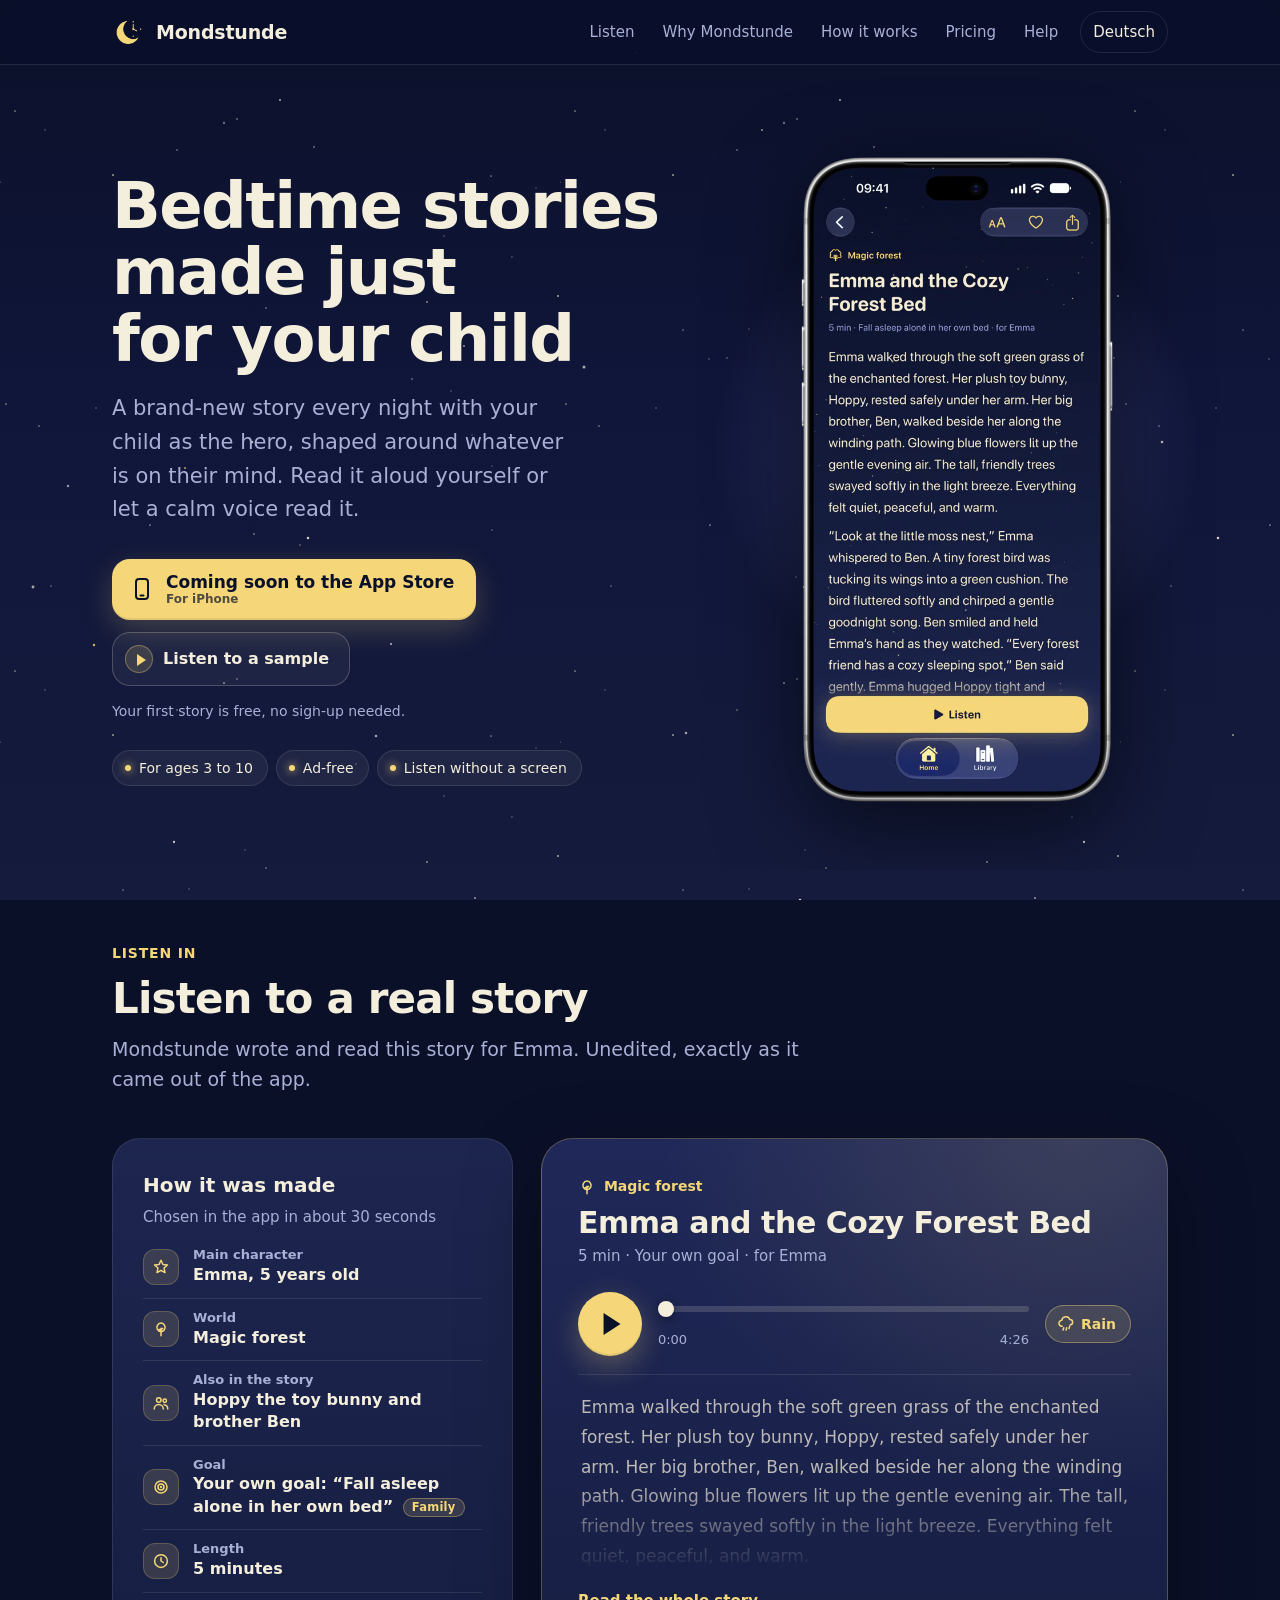
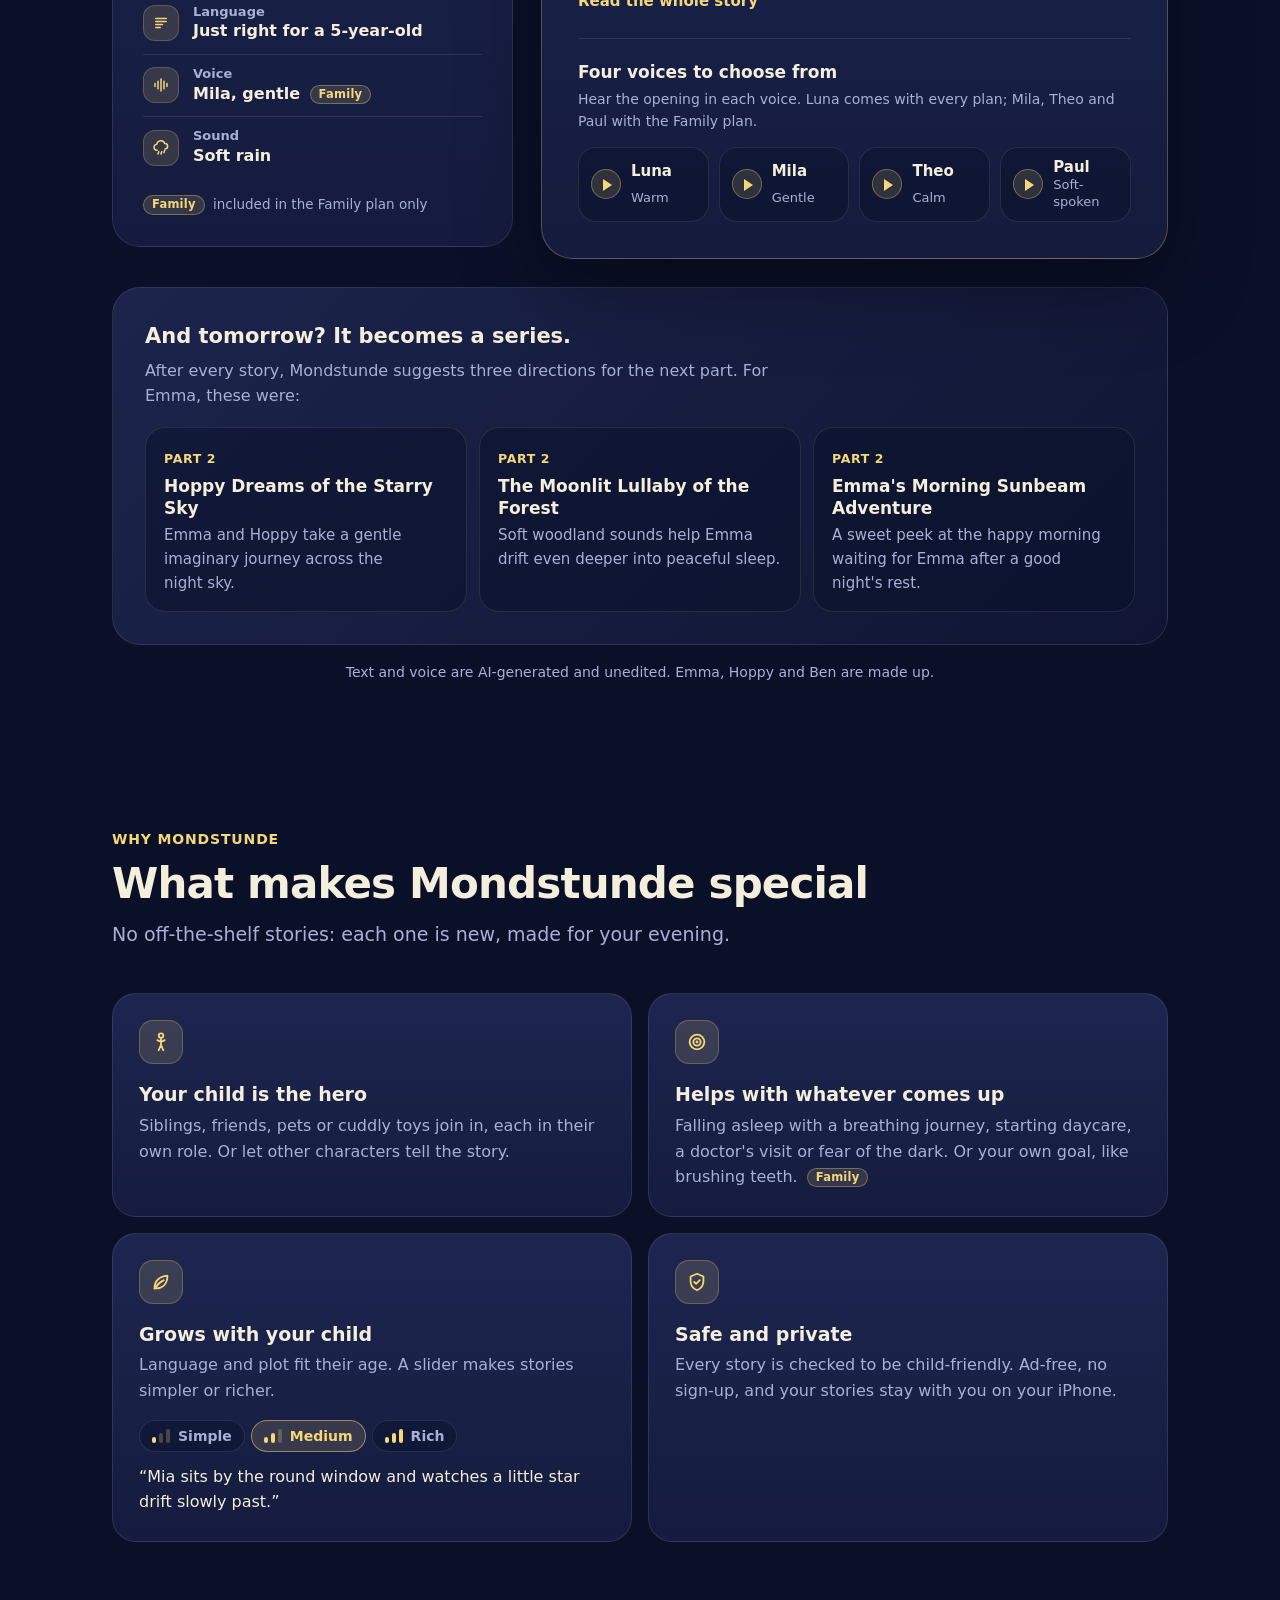
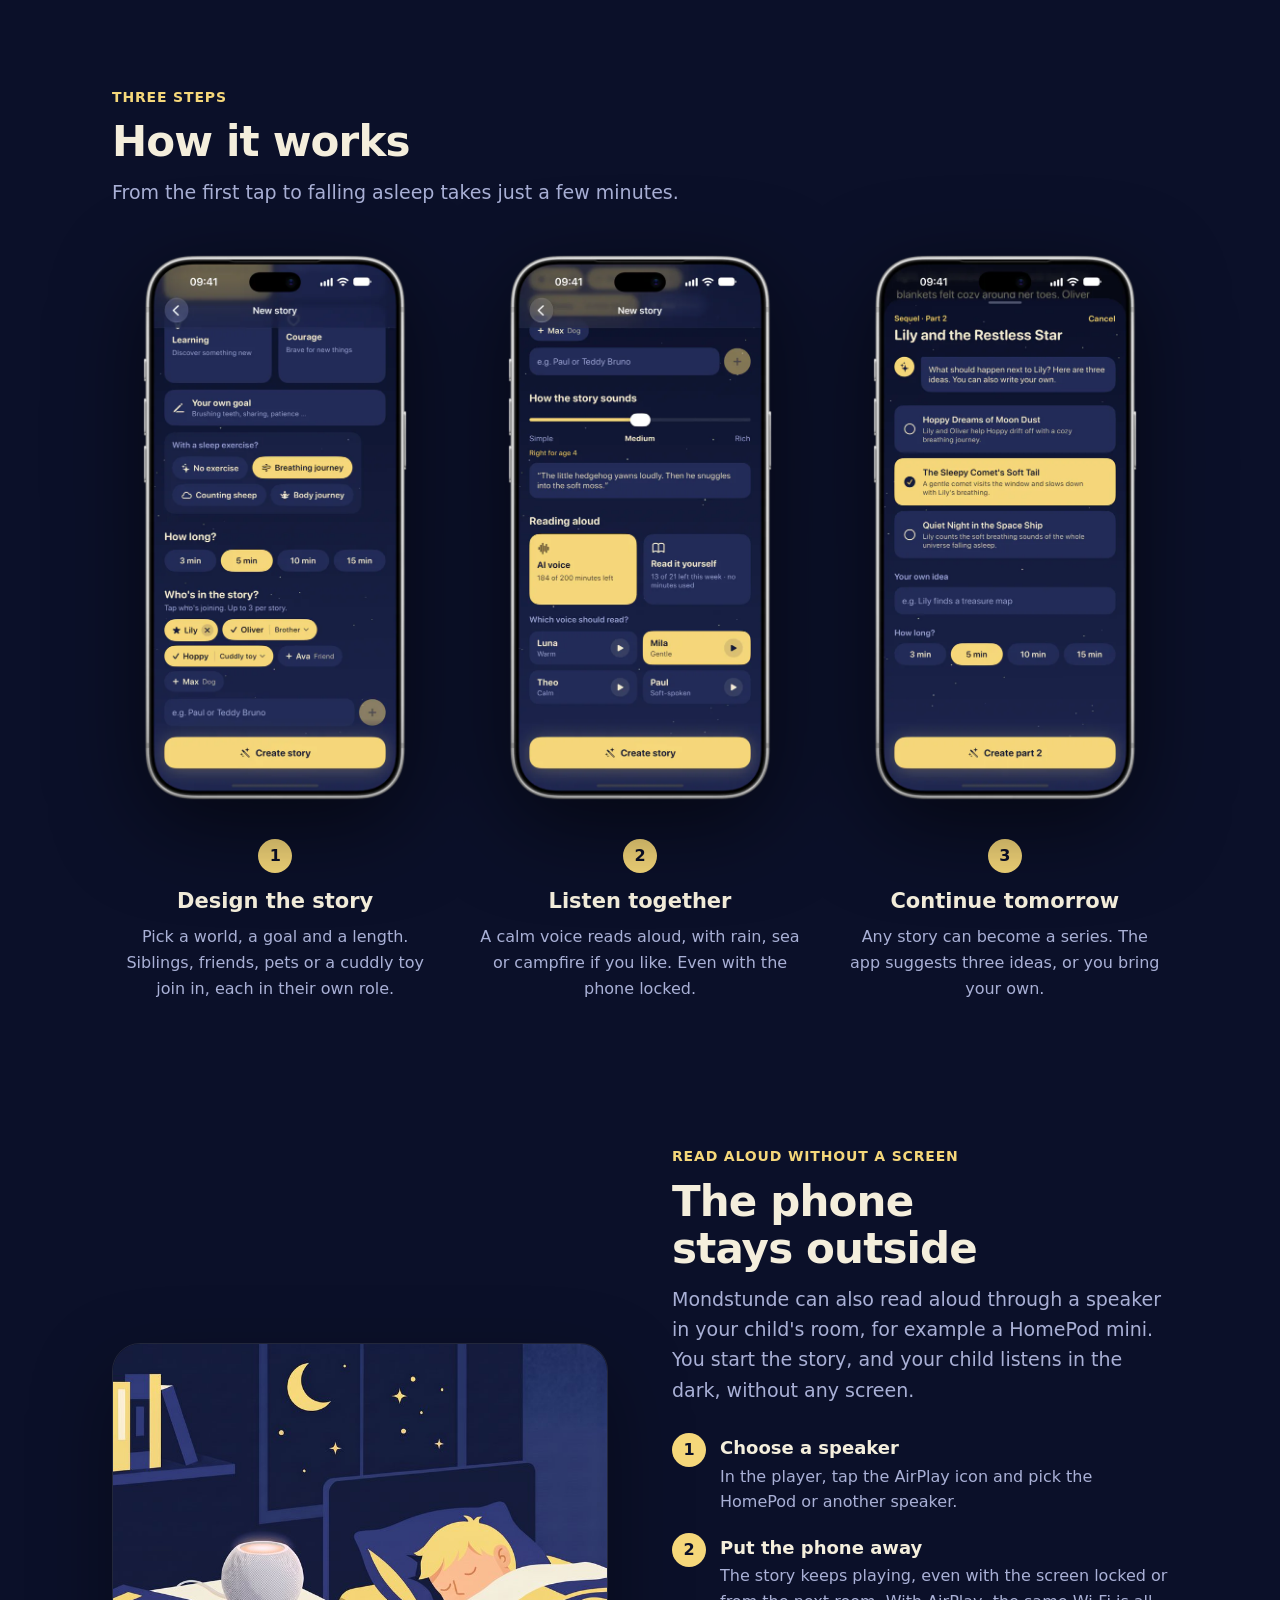
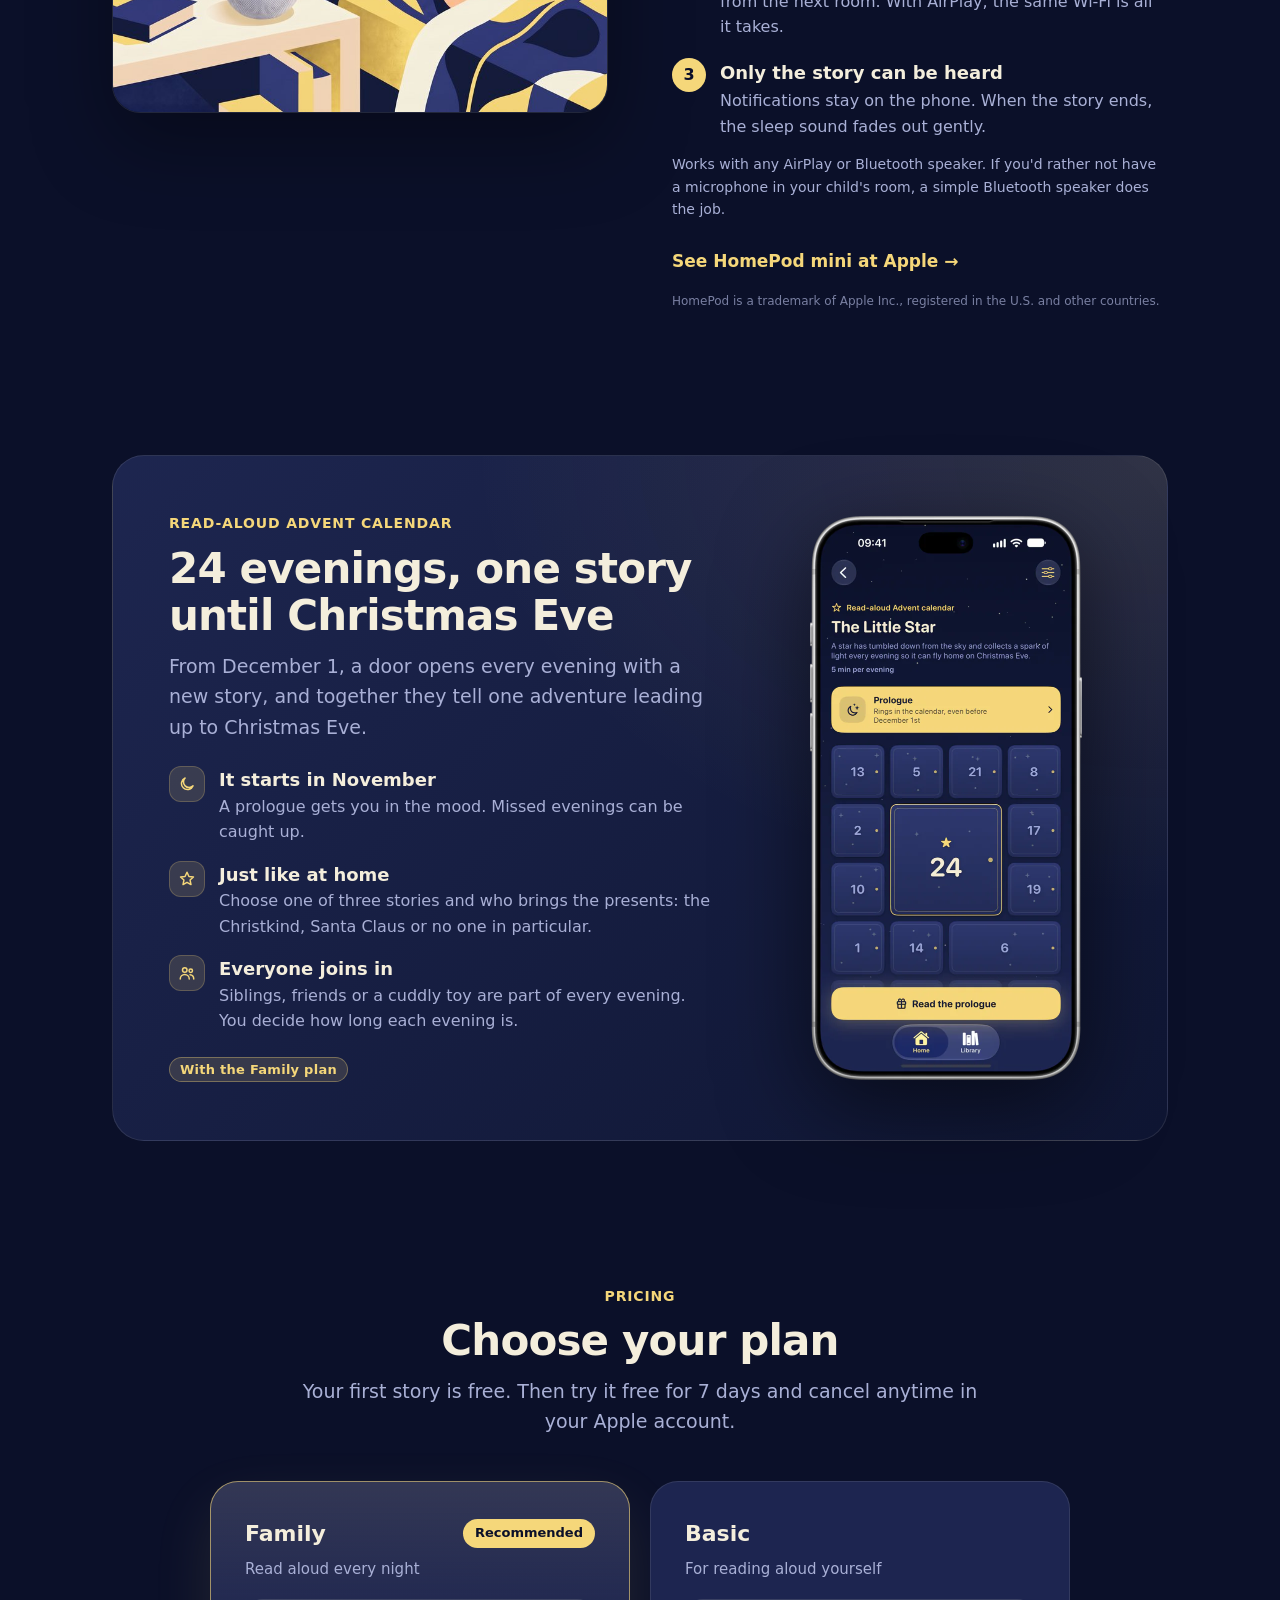
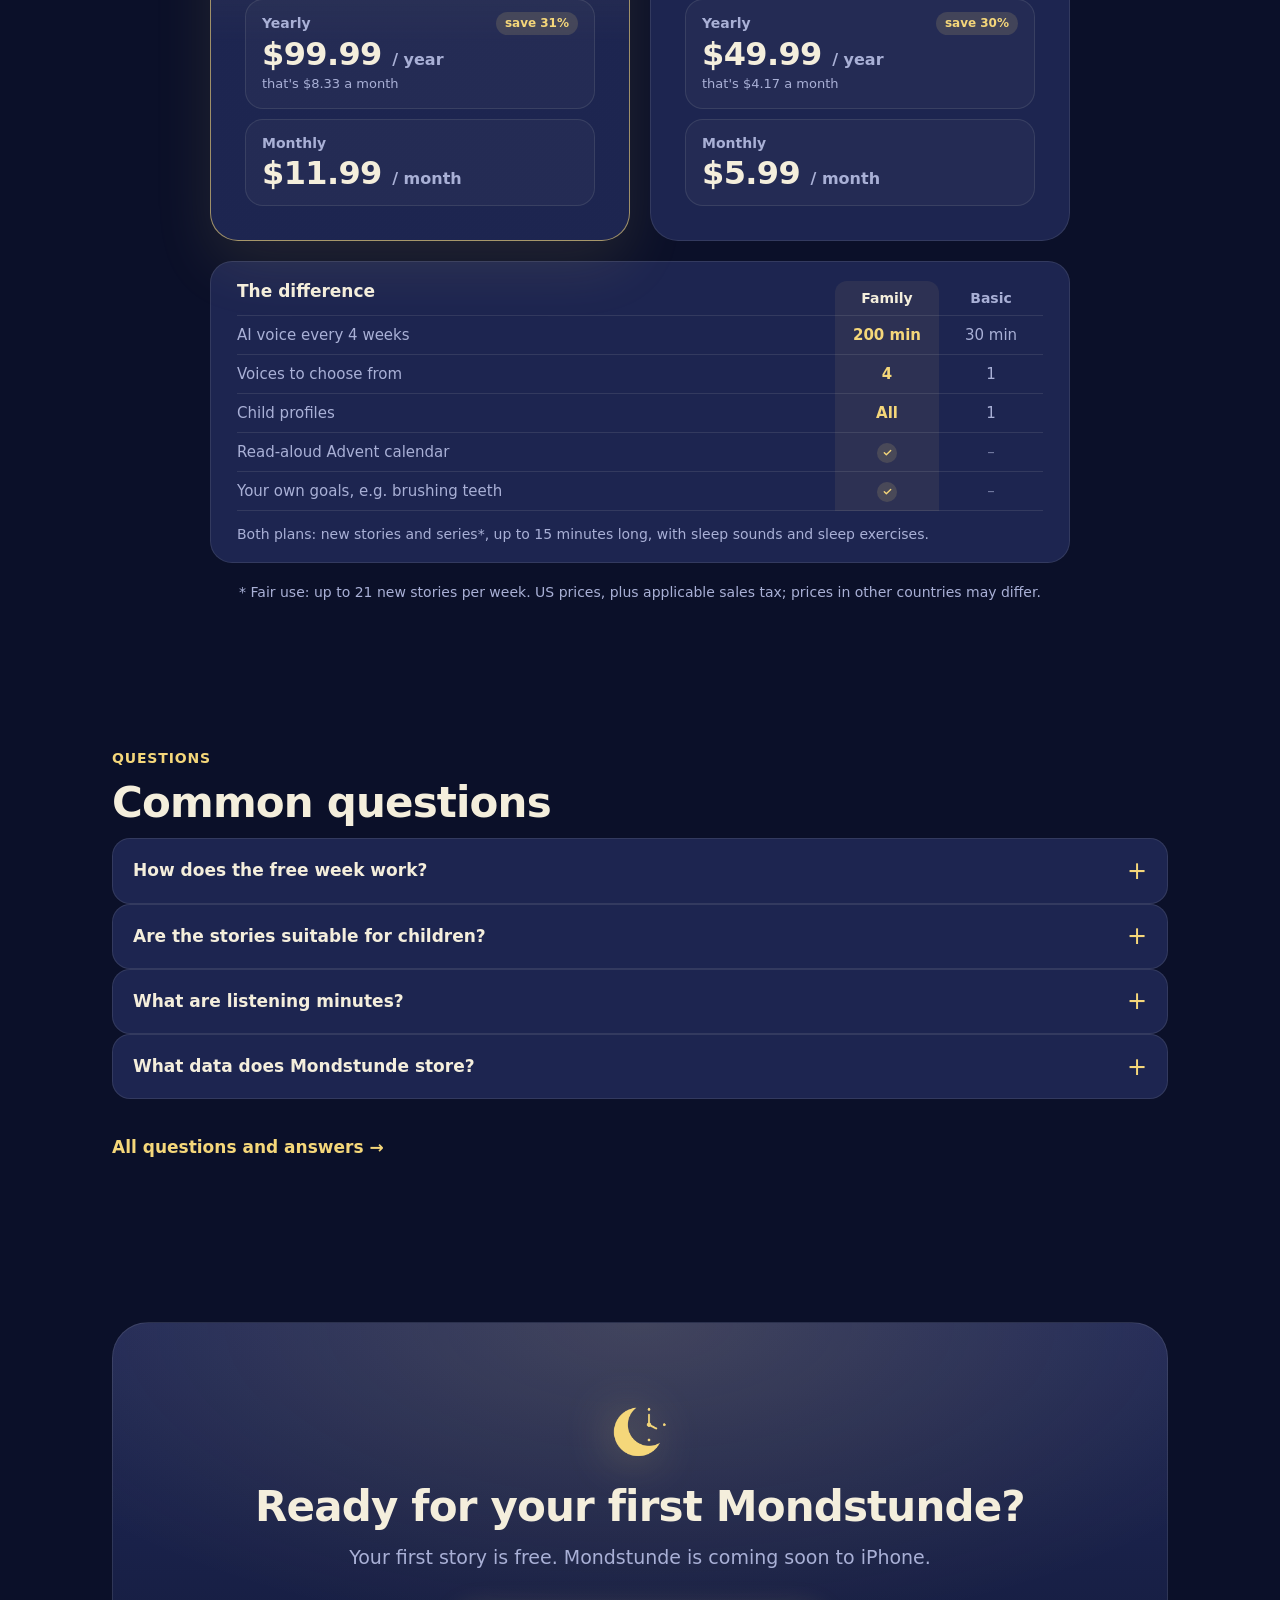
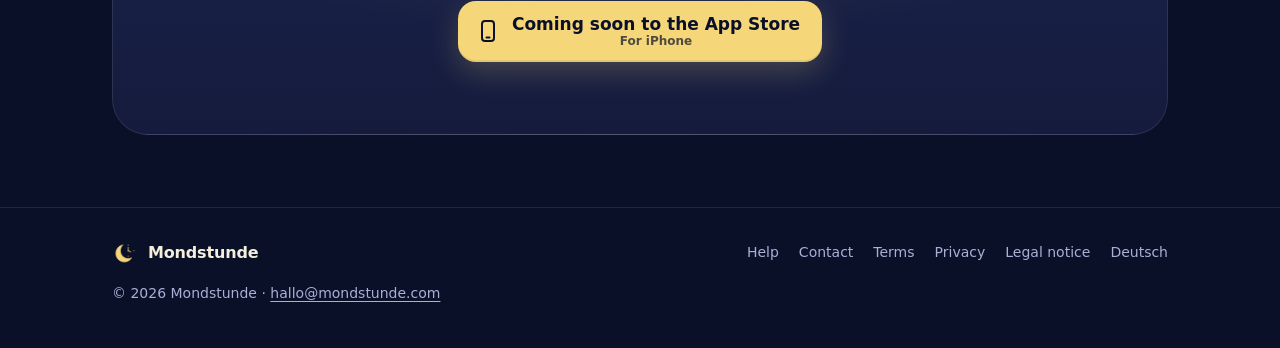
<file: index.html>
<!doctype html>
<html lang="de">
<head>
<meta charset="utf-8">
<script>
(function () {
  var here = "de", other = "/en/", pref = null;
  try {
    var chosen = new URLSearchParams(location.search).get("lang");
    if (chosen === "de" || chosen === "en") {
      pref = chosen;
      try { localStorage.setItem("lang", chosen); } catch (e) {}
      history.replaceState(null, "", location.pathname + location.hash);
    } else {
      try { pref = localStorage.getItem("lang"); } catch (e) {}
    }
    if (pref !== "de" && pref !== "en") {
      if (/bot|crawl|spider|slurp|facebookexternalhit|whatsapp|preview/i.test(navigator.userAgent)) return;
      var first = (navigator.languages && navigator.languages[0]) || navigator.language || "";
      pref = /^de(-|$)/i.test(first) ? "de" : "en";
    }
    if (pref !== here) location.replace(other + location.hash);
  } catch (e) {}
})();
</script>
<meta name="viewport" content="width=device-width, initial-scale=1, viewport-fit=cover">
<title>Mondstunde – Gute-Nacht-Geschichten, die es nur für dein Kind gibt</title>
<meta name="description" content="Mondstunde schreibt aus euren Ideen jeden Abend eine neue Gute-Nacht-Geschichte, mit deinem Kind als Hauptfigur. Passend zum Alter, ruhig vorgelesen, sicher und werbefrei.">
<meta name="theme-color" content="#0B1029">
<meta property="og:title" content="Mondstunde – Gute-Nacht-Geschichten, die es nur für dein Kind gibt">
<meta property="og:description" content="Mondstunde schreibt aus euren Ideen jeden Abend eine neue Gute-Nacht-Geschichte, mit deinem Kind als Hauptfigur. Passend zum Alter, ruhig vorgelesen, sicher und werbefrei.">
<meta property="og:type" content="website">
<meta property="og:site_name" content="Mondstunde">
<meta property="og:url" content="https://mondstunde.com/">
<meta property="og:locale" content="de_DE">
<meta property="og:image" content="https://mondstunde.com/assets/og-de.jpg?v=e29b3580">
<meta property="og:image:width" content="1200">
<meta property="og:image:height" content="630">
<meta property="og:image:alt" content="Mondstunde: Gute-Nacht-Geschichten, die es nur für dein Kind gibt – zwei iPhones mit der App">
<meta name="twitter:card" content="summary_large_image">
<link rel="canonical" href="https://mondstunde.com/">
<link rel="alternate" hreflang="de" href="https://mondstunde.com/">
<link rel="alternate" hreflang="en" href="https://mondstunde.com/en/">
<link rel="alternate" hreflang="x-default" href="https://mondstunde.com/en/">
<link rel="icon" href="/assets/favicon.png" type="image/png">
<link rel="apple-touch-icon" href="/assets/icon-180.png">
<link rel="stylesheet" href="/assets/site.css?v=c92192a4">
</head>
<body>
<header class="top">
  <div class="wrap top-inner">
    <a class="brand" href="/"><img src="/assets/zeichen.png" alt="" width="34" height="34">Mondstunde</a>
    <nav aria-label="Hauptmenü"><a href="/#hoerprobe" class="wide">Hörprobe</a><a href="/#vorteile" class="wide">Vorteile</a><a href="/#so-siehts-aus" class="wide">So geht's</a><a href="/#preise" class="wide">Preise</a><a href="/support/" class="wide">Hilfe</a><a href="/en/?lang=en" class="lang">English</a></nav>
  </div>
</header>
<main>

<section class="hero">
  <div class="wrap hero-grid">
    <div class="hero-copy">
      <h1>Gute-Nacht-Geschichten, die es nur für dein Kind gibt</h1>
      <p class="lead">Jeden Abend eine neue Geschichte mit deinem Kind als Hauptfigur, passend zu dem, was es gerade beschäftigt. Ihr lest selbst vor oder lasst sie ruhig vorlesen.</p>
      <div class="cta-row"><span class="store" role="text"><svg viewBox="0 0 24 24" aria-hidden="true"><rect x="6" y="2" width="12" height="20" rx="3" fill="none" stroke="currentColor" stroke-width="2"/><path d="M10.5 18.5h3" stroke="currentColor" stroke-width="2" stroke-linecap="round"/></svg><span>Bald im App Store<small>Für iPhone</small></span></span><a class="listen" href="#hoerprobe"><span class="listen-icon" aria-hidden="true"></span>Beispiel anhören</a></div>
      <p class="note">Die erste Geschichte ist kostenlos, ganz ohne Anmeldung.</p>
      <ul class="chips"><li>Für 3 bis 10 Jahre</li><li>Werbefrei</li><li><a href="#vorlesen-ohne-bildschirm">Vorlesen ohne Bildschirm</a></li></ul>
    </div>
    <div class="hero-phone">
      <span class="glow" aria-hidden="true"></span>
      <figure class="phone"><img src="/assets/devices/de/hero-560.webp?v=892f59bf" srcset="/assets/devices/de/hero-560.webp?v=892f59bf 560w, /assets/devices/de/hero-980.webp?v=5e025e07 980w" sizes="(max-width: 760px) 60vw, 330px" width="980" height="2000" loading="eager" fetchpriority="high" decoding="async" alt="Die Geschichte aus der Hörprobe in der App: zum Selbstvorlesen oder Anhören"></figure>
    </div>
  </div>
</section>


<section id="hoerprobe" class="wrap block sample">
  <p class="eyebrow">Hörprobe</p>
  <h2>Hör dir eine echte Geschichte an</h2>
  <p class="sub">Diese Geschichte hat Mondstunde für Mia geschrieben und vorgelesen. Unbearbeitet, genau so, wie sie aus der App kam.</p>
  <div class="sample-grid">
    <aside class="recipe" aria-labelledby="recipe-h">
      <h3 id="recipe-h">So wurde sie erstellt</h3>
      <p class="recipe-sub">In etwa 30 Sekunden in der App ausgewählt</p>
      <ul class="recipe-list"><li><span class="ricon" aria-hidden="true"><svg viewBox="0 0 24 24" fill="none" stroke="currentColor" stroke-width="2" stroke-linecap="round" stroke-linejoin="round"><path d="M12 3l2.6 5.6 6 .7-4.5 4.1 1.2 6L12 16.4 6.7 19.4l1.2-6L3.4 9.3l6-.7z"/></svg></span><span class="rlabel">Hauptfigur</span><span class="rvalue">Mia, 5 Jahre</span></li><li><span class="ricon" aria-hidden="true"><svg viewBox="0 0 24 24" fill="none" stroke="currentColor" stroke-width="2" stroke-linecap="round" stroke-linejoin="round"><path d="M12 15.5a5.5 5.5 0 0 0 4.6-8.5A5 5 0 0 0 7.4 7a5.5 5.5 0 0 0 4.6 8.5z"/><path d="M12 11v10M12 14.5l-2.5-2M12 13l2.2-1.8"/></svg></span><span class="rlabel">Welt</span><span class="rvalue">Zauberwald</span></li><li><span class="ricon" aria-hidden="true"><svg viewBox="0 0 24 24" fill="none" stroke="currentColor" stroke-width="2" stroke-linecap="round" stroke-linejoin="round"><circle cx="9" cy="8" r="3"/><path d="M3 20c0-3.3 2.7-6 6-6s6 2.7 6 6"/><circle cx="17" cy="9" r="2.3"/><path d="M16 14.2c2.8.2 5 2.5 5 5.8"/></svg></span><span class="rlabel">Mit dabei</span><span class="rvalue">Kuschelhase Hoppel und Bruder Ben</span></li><li><span class="ricon" aria-hidden="true"><svg viewBox="0 0 24 24" fill="none" stroke="currentColor" stroke-width="2" stroke-linecap="round" stroke-linejoin="round"><circle cx="12" cy="12" r="8"/><circle cx="12" cy="12" r="4"/><circle cx="12" cy="12" r=".6" fill="currentColor"/></svg></span><span class="rlabel">Ziel</span><span class="rvalue">Eigenes Ziel: „Allein im eigenen Bett einschlafen“ <span class="fam">Familie</span></span></li><li><span class="ricon" aria-hidden="true"><svg viewBox="0 0 24 24" fill="none" stroke="currentColor" stroke-width="2" stroke-linecap="round" stroke-linejoin="round"><circle cx="12" cy="12" r="8.5"/><path d="M12 7.5V12l3 2"/></svg></span><span class="rlabel">Länge</span><span class="rvalue">5 Minuten</span></li><li><span class="ricon" aria-hidden="true"><svg viewBox="0 0 24 24" fill="none" stroke="currentColor" stroke-width="2" stroke-linecap="round" stroke-linejoin="round"><path d="M5 6h14M5 10h14M5 14h9M5 18h6"/></svg></span><span class="rlabel">Sprache</span><span class="rvalue">Passend für 5 Jahre</span></li><li><span class="ricon" aria-hidden="true"><svg viewBox="0 0 24 24" fill="none" stroke="currentColor" stroke-width="2" stroke-linecap="round" stroke-linejoin="round"><path d="M4 10v4M8 7v10M12 4v16M16 7v10M20 10v4"/></svg></span><span class="rlabel">Stimme</span><span class="rvalue">Mila, sanft <span class="fam">Familie</span></span></li><li><span class="ricon" aria-hidden="true"><svg viewBox="0 0 24 24" fill="none" stroke="currentColor" stroke-width="2" stroke-linecap="round" stroke-linejoin="round"><path d="M7 15a4 4 0 0 1-.6-8A5.5 5.5 0 0 1 17 6a3.6 3.6 0 0 1 .4 7.2"/><path d="M9 17l-1 3M13 17l-1 3M17 15l-1 3"/></svg></span><span class="rlabel">Geräusch</span><span class="rvalue">Leiser Regen</span></li></ul>
      <p class="recipe-note"><span class="fam">Familie</span> nur im Familien-Abo</p>
    </aside>
    <article class="player" data-story="/assets/sample/story-de.m4a?v=c033fe6c" data-rain="/assets/sample/rain.m4a"
      data-title="Mia und das weiche Zauberbett" data-label-play="Geschichte anhören" data-label-pause="Pause"
      data-label-more="Ganze Geschichte lesen" data-label-less="Weniger anzeigen" data-rain-on="Regengeräusch an" data-rain-off="Regengeräusch aus">
      <div class="player-head">
        <p class="player-world"><span class="ricon" aria-hidden="true"><svg viewBox="0 0 24 24" fill="none" stroke="currentColor" stroke-width="2" stroke-linecap="round" stroke-linejoin="round"><path d="M12 15.5a5.5 5.5 0 0 0 4.6-8.5A5 5 0 0 0 7.4 7a5.5 5.5 0 0 0 4.6 8.5z"/><path d="M12 11v10M12 14.5l-2.5-2M12 13l2.2-1.8"/></svg></span>Zauberwald</p>
        <h3>Mia und das weiche Zauberbett</h3>
        <p class="player-meta">5 Min · Eigenes Ziel · für Mia</p>
      </div>
      <div class="controls">
        <button type="button" class="play" aria-label="Geschichte anhören"><span class="play-icon" aria-hidden="true"></span></button>
        <div class="track">
          <input type="range" class="seek" min="0" max="251.5" step="0.1" value="0" aria-label="Position in der Geschichte">
          <div class="times"><span class="now">0:00</span><span>4:12</span></div>
        </div>
        <button type="button" class="rain-toggle" aria-pressed="true" aria-label="Regengeräusch an"><span class="ricon" aria-hidden="true"><svg viewBox="0 0 24 24" fill="none" stroke="currentColor" stroke-width="2" stroke-linecap="round" stroke-linejoin="round"><path d="M7 15a4 4 0 0 1-.6-8A5.5 5.5 0 0 1 17 6a3.6 3.6 0 0 1 .4 7.2"/><path d="M9 17l-1 3M13 17l-1 3M17 15l-1 3"/></svg></span><span>Regen</span></button>
      </div>
      <div class="story-text collapsed" lang="de"><p data-start="0.33" data-words="0.33 0.66 0.96 1.32 2.01 2.33 2.64 3 3.18 3.96 4.62 4.86 5.58 5.82 6.3 6.66 7.32 7.5 8.03 9.85 10.14 10.32 11.01 11.76 12.06 12.96 13.38 13.68 14.4 15.62 16.07 16.44 16.68 16.98 17.52 17.76 18 18.62 19.02 20.24 21 21.31 21.42 21.72 22.26 22.5 22.8 22.92 23.97 24.66 24.96 25.26 25.81 26.22 27.09 27.3 27.54 27.84 28.2">Am Rand vom Zauberwald ging langsam die Sonne unter. Der Himmel leuchtete in warmen Farben wie eine saftige Aprikose. Über den Moosbäumen flogen kleine Glühwürmchen und machten sanftes Licht. Mia stand am Fenster und sah den funkelnden Lichtern zu. Heute war ein ganz besonderer Abend für das Mädchen. Mia wollte nämlich heute ganz allein in ihrem eigenen Bett schlafen.</p><p data-start="29.9" data-words="29.9 30.18 30.48 30.84 31.54 31.86 32.1 32.57 32.93 33.18 33.36 34.66 34.92 35.15 35.46 35.88 36.6 36.9 37.14 37.25 38.16 38.82 39.11 39.65 39.84 40.5 40.83 41.16 41.94 42.18 42.48 43.78 44.22 45.24 45.44 45.6 45.84 46.5 46.74 46.92 47.34 47.82 48.06 49.63 50.04 50.58 51.1 51.48 51.72 52.2 52.8 52.92 54.06 54.6 55.74 55.98 56.28 56.46 56.64 56.91 57.48" class="later">Ihr kleiner Bruder Ben kam mit nackten Füßen ins Zimmer getappt. Er hielt sein liebstes Holzauto fest in der Hand. „Schau mal, Mia, die Eichhörnchen schlafen auch schon“, sagte Ben leise. Draußen kuschelten sich die kleinen Waldtiere in ihre weichen Nester aus Moos. Mia nickte und spürte ein winziges Kribbeln im Bauch. Allein einzuschlafen fühlte sich noch ein wenig ungewohnt an.</p><p data-start="58.84" data-words="58.84 59.15 59.34 59.64 60.3 60.84 61.08 61.32 61.62 62.64 63.12 63.36 63.96 64.31 64.98 65.45 65.64 66.12 66.36 66.68 68.1 68.51 68.81 69 69.39 69.72 69.99 70.08 70.31 70.8 71.22 72.19 72.54 73.02 73.56 73.73 73.98 74.22 74.45 74.64 74.81 75.36 75.96 76.84 77.34 77.7 77.88 78.06 78.23 78.48 79.26 79.92 80.7 80.81 81.18 81.48 81.78 82.02 82.56 82.8 83.1 83.34 83.58" class="later">Zum Glück war Kuschelhase Hoppel immer an Mias Seite. Hoppel hatte samtig weiche Schlappohren und ein Näschen aus rosa Stoff. Mia nahm den Hasen fest in den Arm und drückte ihn. „Keine Sorge, Hoppel, ich passe heute Nacht auf dich auf“, flüsterte sie. Hoppel schaute sie mit seinen lieben Knopfaugen an. Mit dem weichen Hasen im Arm fühlte sich Mia schon viel mutiger.</p><p data-start="85.21" data-words="85.21 85.44 85.8 86.4 86.65 86.88 87.06 87.3 87.42 87.6 88.86 89.04 89.46 89.76 90.06 90.48 90.81 91.62 91.83 92.86 93.06 93.3 93.6 93.78 94.02 94.27 94.44 94.98 95.22 97.01 97.32 97.62 97.74 98.09 98.7 98.88 99.63 99.76 100.08 100.56 100.98 102.19 102.47 102.6 102.84 103.56 104.06 104.58 104.76 105.01 105.12 105.36 106.26 107.1 107.49 108.12 108.62 108.84 109.08 109.86 110.34 110.58" class="later">Bruder Ben kletterte kurz zu Mia auf die dicke Matratze. Sie bauten zusammen eine richtige kleine Kuschelhöhle aus Kissen. Die Decke war so blau wie der Abendhimmel im Zauberwald. „Hier ist es richtig gemütlich und warm“, sagte Ben und gähnte herzhaft. Auch die kleinen Waldelfen draußen deckten sich nun mit großen Blütenblättern zu. Alles bereitete sich auf eine ruhige, friedliche Nacht vor.</p><p data-start="111.8" data-words="111.8 112.21 112.58 112.98 113.4 113.64 113.94 114.24 114.66 115.2 116.64 116.88 117.42 117.6 117.81 118.31 118.74 119.22 119.4 119.58 119.81 120.24 121.29 121.68 121.92 122.16 122.46 122.81 123.06 123.18 123.78 124.74 125.04 125.7 126.06 126.62 127.07 127.2 127.38 128.03 129.09 129.3 129.57 130.13 130.74 130.97 131.22 132.27 132.47 132.9 134.16 134.4 134.73 135.24 135.47 135.66 135.84 136.38 136.74" class="later">Mama kam herein und gab beiden Kindern einen warmen Gute-Nacht-Kuss. Ben winkte noch einmal fröhlich und tapste dann in sein eigenes Zimmer. Nun war Mia ganz allein in ihrem gemütlichen Bett. Ein leiser, sanfter Wind wehte durch das angekippte Fenster. Der Wind roch wunderbar nach frischen Tannennadeln und süßen Waldbeeren. Das Bett fühlte sich wie eine schützende Wolke an.</p><p data-start="138.05" data-words="138.05 138.53 138.89 139.62 140.16 140.6 141 141.24 141.66 142.96 143.46 143.94 144.24 144.66 144.84 145.19 146.58 147 147.61 147.91 148.19 148.56 148.86 149.11 150.36 150.6 151.02 152.46 153.3 153.6 153.84 154.13 154.68 154.97 155.21 155.34 155.58 157.13 157.38 157.56 157.91 158.23 158.28 158.81 159 159.3 160.78 161.42 162.12 162.53 162.84 163.68 164.1 164.88 165.48 165.96 166.32 166.56 166.92" class="later">Mia legte Kuschelhase Hoppel direkt neben ihr weiches Kissen. Hoppel kuschelte sein Näschen an Mias Wange. „Siehst du, wir zwei schaffen das ganz wunderbar“, sagte Mia stolz. Sie zog die warme Bettdecke bis an ihr Kinn heran. In ihrem Bauch war das Kribbeln nun ganz verschwunden. Stattdessen fühlte Mia sich sicher, geborgen und rundherum zufrieden in ihrem eigenen Zauberbett.</p><p data-start="168.94" data-words="168.94 169.98 170.4 171.07 171.84 172.02 172.53 173.04 173.28 174.36 174.6 175.32 175.98 176.43 176.76 177.43 178.27 178.56 178.68 179.94 180.72 181.02 181.8 182.1 182.52 182.88 183.42 183.66 183.78 184.2 184.38 185.58 186.36 186.64 186.96 187.32 189.18 189.54 190.44 190.62 190.86 191.4 191.82 192.24 192.84 193.97 194.29 195.12 195.72 196.02 196.38 196.8 197.13" class="later">Draußen im Zauberwald begannen die silbernen Sterne zu funkeln. Die Glühwürmchen tanzten ihren letzten, ruhigen Abendtanz über den Moossteinen. Eine kleine Nachteule rief leise und friedlich durch die Wipfel der Bäume. Alles war still und wohlbehütet. Mia spürte, wie ihre Augenlider langsam immer schwerer wurden. Jeder Atemzug fühlte sich ruhig und tief an.</p><p data-start="198.2" data-words="198.2 198.54 198.9 199.14 199.38 199.74 200.16 200.64 202 202.2 202.5 202.94 203.16 203.46 203.76 204.06 204.54 204.72 205.2 206.83 207.12 207.66 207.84 208.32 208.8 209.28 209.52 209.76 210.02 210.18 210.66 211.38 212.46 212.7 212.88 213.24 213.54 214.38 214.68 214.86 215.84 216.06 216.24 216.42 217.39 217.68 218.4 219 219.42 220.5 220.68 220.92 221.16 221.66 222.24 222.42 222.6 223.32" class="later">Mia strich noch einmal über Hoppels weiches Hasenfell. Der Hase schlief bestimmt schon tief und träumte von saftigen Kleeblättern. Mia lächelte im Dunkeln und kuschelte sich noch ein Stück tiefer ein. Allein im eigenen Bett zu schlafen war wirklich herrlich und gar nicht schwer. Ein warmes, behagliches Gefühl breitete sich von ihren Zehen bis in ihre Haarspitzen aus.</p><p data-start="224.47" data-words="224.47 224.7 225.12 225.3 225.54 226.38 226.62 226.92 227.66 227.86 227.94 228.48 229.82 230.04 230.7 230.94 231.19 231.42 231.84 232.92 233.16 233.63 233.82 234.66 235.44 235.62 236.04 236.22 236.4 237.56 237.78 238.26 238.5 239.11 239.76 240.21 240.48 240.78 241.02 241.38 242.29 242.74 243.36 243.54 243.79 244.2 244.5 245.04 245.34 246.17 246.36 246.66 247.16 247.74 247.98 248.7 249.43 249.81 250.21" class="later">Die Sterne am Himmel leuchteten wie kleine Nachtlichter für das tapfere Mädchen. Mia schloss nun ganz ruhig ihre Augen. Die Geräusche des Zauberwaldes wiegten sie sanft in den Schlaf. Ben schlief tief nebenan, und Hoppel lag fest in Mias Arm. Mia atmete noch einmal ganz ruhig ein und aus. Sie glitt hinüber in einen wunderschönen Traum voller bunter Waldelfen.</p></div>
      <button type="button" class="more-toggle" aria-expanded="false">Ganze Geschichte lesen</button>
      <div class="voices">
        <p class="voices-h">Vier Stimmen zur Auswahl</p>
        <p class="voices-sub">Hör dir den Anfang in jeder Stimme an. Luna gibt es in jedem Abo, Mila, Theo und Paul im Familien-Abo.</p>
        <ul class="voice-list"><li><button type="button" class="voice" data-src="/assets/sample/voice-luna-de.m4a?v=4bacbca3" aria-label="Anfang mit Luna anhören"><span class="vplay" aria-hidden="true"></span><span class="vname">Luna</span><span class="vdesc">Warm</span></button></li><li><button type="button" class="voice" data-src="/assets/sample/voice-mila-de.m4a?v=0c808092" aria-label="Anfang mit Mila anhören"><span class="vplay" aria-hidden="true"></span><span class="vname">Mila</span><span class="vdesc">Sanft</span></button></li><li><button type="button" class="voice" data-src="/assets/sample/voice-theo-de.m4a?v=e8e3fb6f" aria-label="Anfang mit Theo anhören"><span class="vplay" aria-hidden="true"></span><span class="vname">Theo</span><span class="vdesc">Ruhig</span></button></li><li><button type="button" class="voice" data-src="/assets/sample/voice-paul-de.m4a?v=d815c530" aria-label="Anfang mit Paul anhören"><span class="vplay" aria-hidden="true"></span><span class="vname">Paul</span><span class="vdesc">Leise</span></button></li></ul>
      </div>
      <audio class="story-audio" preload="none" src="/assets/sample/story-de.m4a?v=c033fe6c"></audio>
    </article>
  </div>
  <div class="series">
    <h3>Und morgen? Daraus wird eine Serie.</h3>
    <p class="series-sub">Nach jeder Geschichte schlägt Mondstunde drei Richtungen für den nächsten Teil vor. Für Mia waren es diese:</p>
    <ol class="directions"><li><span class="part">Teil 2</span><h4>Mias Reise in den Wolkentraum</h4><p>Mia fliegt auf einer weichen Wolke durch den schlafenden Zauberwald.</p></li><li><span class="part">Teil 2</span><h4>Das Schlaflied der kleinen Elfen</h4><p>Sanfte Elfenmusik singt Mia und Hoppel in den schönsten Schlaf.</p></li><li><span class="part">Teil 2</span><h4>Hoppel und der Mondscheinpfad</h4><p>Ein silberner Mondstrahl weckt geheimnisvolle, friedliche Träume in Mias Zimmer.</p></li></ol>
  </div>
  <p class="honest">Text und Stimme sind KI-generiert und unbearbeitet. Mia, Hoppel und Ben sind ausgedacht.</p>
</section>
<script src="/assets/sample.js?v=4bd9b4ba" defer></script>


<section id="vorteile" class="wrap block">
  <p class="eyebrow">Vorteile</p>
  <h2>Was Mondstunde besonders macht</h2>
  <p class="sub">Keine Geschichte von der Stange: Jede entsteht neu, genau für euren Abend.</p>
  <div class="grid four"><div class="card"><span class="icon" aria-hidden="true"><svg viewBox="0 0 24 24" fill="none" stroke="currentColor" stroke-width="2" stroke-linecap="round" stroke-linejoin="round"><circle cx="12" cy="5" r="2.5"/><path d="M12 8v7M8 10l4 2 4-2M9.5 21l2.5-6 2.5 6"/></svg></span><h3>Dein Kind ist die Hauptfigur</h3><p>Geschwister, Freunde, Haustier oder Kuscheltier spielen mit, jedes in seiner Rolle. Oder ihr lasst andere Figuren erzählen.</p></div><div class="card"><span class="icon" aria-hidden="true"><svg viewBox="0 0 24 24" fill="none" stroke="currentColor" stroke-width="2" stroke-linecap="round" stroke-linejoin="round"><circle cx="12" cy="12" r="8"/><circle cx="12" cy="12" r="4"/><circle cx="12" cy="12" r=".6" fill="currentColor"/></svg></span><h3>Hilft bei dem, was gerade ansteht</h3><p>Einschlafen mit einer Atemreise, Kita-Start, Arztbesuch oder Angst im Dunkeln. Oder ein eigenes Ziel wie Zähneputzen. <span class="fam">Familie</span></p></div><div class="card"><span class="icon" aria-hidden="true"><svg viewBox="0 0 24 24" fill="none" stroke="currentColor" stroke-width="2" stroke-linecap="round" stroke-linejoin="round"><path d="M5 19c0-8 5-13 14-14 0 9-5 14-13 14z"/><path d="M5 19c3-4 6-7 10-9"/></svg></span><h3>Wächst mit</h3><p>Sprache und Handlung passen zum Alter. Mit einem Regler wird es einfacher oder anspruchsvoller.</p><div class="level-demo"><div class="level-tabs" role="group" aria-label="Sprachstufe"><button type="button" data-level="1" aria-pressed="false"><span class="bars" data-level="1" aria-hidden="true"><i></i><i></i><i></i></span>Einfach</button><button type="button" data-level="2" aria-pressed="true"><span class="bars" data-level="2" aria-hidden="true"><i></i><i></i><i></i></span>Mittel</button><button type="button" data-level="3" aria-pressed="false"><span class="bars" data-level="3" aria-hidden="true"><i></i><i></i><i></i></span>Anspruchsvoll</button></div><p class="level-text" data-level="1" hidden>„Mia sieht einen Stern. Der Stern blinkt. Mia winkt ihm zu.“</p><p class="level-text" data-level="2">„Mia sitzt am runden Fenster und schaut zu, wie ein kleiner Stern langsam vorbeizieht.“</p><p class="level-text" data-level="3" hidden>„Während das Sternenschiff lautlos durch die Nacht gleitet, entdeckt Mia einen Kometen, dessen Schweif wie Goldstaub glitzert.“</p></div></div><div class="card"><span class="icon" aria-hidden="true"><svg viewBox="0 0 24 24" fill="none" stroke="currentColor" stroke-width="2" stroke-linecap="round" stroke-linejoin="round"><path d="M12 3l7 3v5c0 5-3 8.5-7 10-4-1.5-7-5-7-10V6z"/><path d="M9 12l2 2 4-4"/></svg></span><h3>Sicher und privat</h3><p>Jede Geschichte wird auf Kindgerechtheit geprüft. Werbefrei, ohne Anmeldung, und eure Geschichten liegen bei euch auf dem iPhone.</p></div></div>
</section>
<script>
document.querySelectorAll(".level-demo").forEach(function (demo) {
  var buttons = demo.querySelectorAll("button"), texts = demo.querySelectorAll(".level-text");
  buttons.forEach(function (button) {
    button.addEventListener("click", function () {
      buttons.forEach(function (other) { other.setAttribute("aria-pressed", String(other === button)); });
      texts.forEach(function (text) { text.hidden = text.dataset.level !== button.dataset.level; });
    });
  });
});
</script>

<section id="so-siehts-aus" class="wrap block">
  <p class="eyebrow">In drei Schritten</p>
  <h2>So geht's</h2>
  <p class="sub">Vom ersten Tipp bis zum Einschlafen dauert es nur wenige Minuten.</p>
  <ol class="steps"><li class="step"><figure class="phone"><img src="/assets/devices/de/create-560.webp?v=42143215" srcset="/assets/devices/de/create-560.webp?v=42143215 560w, /assets/devices/de/create-980.webp?v=d6f942e6 980w" sizes="(max-width: 760px) 60vw, 330px" width="980" height="2000" loading="lazy" decoding="async" alt="Eine neue Geschichte gestalten: Wer ist dabei, jeweils mit Rolle"></figure><div class="step-text"><span class="num">1</span><h3>Geschichte gestalten</h3><p>Wählt Welt, Ziel und Länge. Geschwister, Freunde, Haustier oder Kuscheltier spielen in ihrer Rolle mit.</p></div></li><li class="step"><figure class="phone"><img src="/assets/devices/de/listen-560.webp?v=6ee49ab4" srcset="/assets/devices/de/listen-560.webp?v=6ee49ab4 560w, /assets/devices/de/listen-980.webp?v=58e7c1a9 980w" sizes="(max-width: 760px) 60vw, 330px" width="980" height="2000" loading="lazy" decoding="async" alt="Vorlesen mit Hintergrundgeräusch"></figure><div class="step-text"><span class="num">2</span><h3>Vorlesen lassen</h3><p>Eine ruhige Stimme liest vor, auf Wunsch mit Regen, Meer oder Lagerfeuer. Auch bei gesperrtem Handy.</p></div></li><li class="step"><figure class="phone"><img src="/assets/devices/de/series-560.webp?v=d57cf4bd" srcset="/assets/devices/de/series-560.webp?v=d57cf4bd 560w, /assets/devices/de/series-980.webp?v=7ccb87a1 980w" sizes="(max-width: 760px) 60vw, 330px" width="980" height="2000" loading="lazy" decoding="async" alt="Eine Geschichte als Serie fortsetzen"></figure><div class="step-text"><span class="num">3</span><h3>Morgen weitererzählen</h3><p>Aus jeder Geschichte wird eine Serie. Die App schlägt drei Ideen vor, oder ihr habt eine eigene.</p></div></li></ol>
</section>


<section id="vorlesen-ohne-bildschirm" class="wrap block">
  <div class="speaker">
    <figure class="speaker-art">
      <img src="/assets/lautsprecher-1400.jpg" srcset="/assets/lautsprecher-800.jpg 800w, /assets/lautsprecher-1400.jpg 1400w"
           sizes="(max-width: 860px) 100vw, 540px" width="1400" height="1045" loading="lazy" alt="Illustration: Ein Kind schläft unter der Decke, auf dem Nachttisch steht ein HomePod mini, dessen Oberseite leise leuchtet. Im Fenster Mond und Sterne.">
    </figure>
    <div class="speaker-copy">
      <p class="eyebrow">Vorlesen ohne Bildschirm</p>
      <h2>Das Handy bleibt draußen</h2>
      <p class="sub">Mondstunde liest auch über einen Lautsprecher im Kinderzimmer vor, zum Beispiel einen HomePod mini. Ihr startet die Geschichte, und euer Kind hört im Dunkeln zu, ganz ohne Bildschirm.</p>
      <ol class="speaker-steps"><li><span class="num">1</span><div><h3>Lautsprecher wählen</h3><p>Im Player aufs AirPlay-Symbol tippen und den HomePod oder einen anderen Lautsprecher wählen.</p></div></li><li><span class="num">2</span><div><h3>Handy weglegen</h3><p>Die Geschichte läuft weiter, auch bei gesperrtem Bildschirm oder aus dem Nebenzimmer. Bei AirPlay reicht dasselbe WLAN.</p></div></li><li><span class="num">3</span><div><h3>Nur die Geschichte ist zu hören</h3><p>Mitteilungen bleiben auf dem Handy. Nach dem Ende klingt das Einschlafgeräusch sanft aus.</p></div></li></ol>
      <p class="note">Funktioniert mit jedem AirPlay- oder Bluetooth-Lautsprecher. Wer kein Mikrofon im Kinderzimmer möchte, nimmt einen einfachen Bluetooth-Lautsprecher.</p>
      <p><a class="more" href="https://www.apple.com/de/homepod-mini/" rel="noopener">HomePod mini bei Apple ansehen →</a></p>
      <p class="fine">HomePod ist eine Marke der Apple Inc., eingetragen in den USA und weiteren Ländern.</p>
    </div>
  </div>
</section>



<section id="adventskalender" class="wrap block">
  <div class="advent">
    <div class="advent-copy">
      <p class="eyebrow">Vorlese-Adventskalender</p>
      <h2>24 Abende, eine Geschichte bis Heiligabend</h2>
      <p class="sub">Ab dem 1. Dezember öffnet sich jeden Abend ein Türchen mit einer neuen Geschichte, und alle zusammen erzählen ein Abenteuer bis Heiligabend.</p>
      <ul class="advent-points"><li><span class="ricon" aria-hidden="true"><svg viewBox="0 0 24 24" fill="none" stroke="currentColor" stroke-width="2" stroke-linecap="round" stroke-linejoin="round"><path d="M20 14.5A8 8 0 1 1 9.5 4a6.5 6.5 0 0 0 10.5 10.5z"/></svg></span><div><h3>Schon im November geht es los</h3><p>Eine Vorgeschichte stimmt euch ein. Verpasste Abende lassen sich nachholen.</p></div></li><li><span class="ricon" aria-hidden="true"><svg viewBox="0 0 24 24" fill="none" stroke="currentColor" stroke-width="2" stroke-linecap="round" stroke-linejoin="round"><path d="M12 3l2.6 5.6 6 .7-4.5 4.1 1.2 6L12 16.4 6.7 19.4l1.2-6L3.4 9.3l6-.7z"/></svg></span><div><h3>Wie bei euch zu Hause</h3><p>Ihr wählt eine von drei Geschichten und wer die Geschenke bringt: Christkind, Weihnachtsmann oder niemand Bestimmtes.</p></div></li><li><span class="ricon" aria-hidden="true"><svg viewBox="0 0 24 24" fill="none" stroke="currentColor" stroke-width="2" stroke-linecap="round" stroke-linejoin="round"><circle cx="9" cy="8" r="3"/><path d="M3 20c0-3.3 2.7-6 6-6s6 2.7 6 6"/><circle cx="17" cy="9" r="2.3"/><path d="M16 14.2c2.8.2 5 2.5 5 5.8"/></svg></span><div><h3>Alle sind dabei</h3><p>Geschwister, Freunde oder das Kuscheltier spielen jeden Abend mit. Ihr bestimmt, wie lang ein Abend ist.</p></div></li></ul>
      <p class="advent-fam"><span class="fam">Im Familien-Abo</span></p>
    </div>
    <div class="advent-phone"><figure class="phone"><img src="/assets/devices/de/advent-560.webp?v=b7cd32e4" srcset="/assets/devices/de/advent-560.webp?v=b7cd32e4 560w, /assets/devices/de/advent-980.webp?v=0e02d8fb 980w" sizes="(max-width: 760px) 60vw, 330px" width="980" height="2000" loading="lazy" decoding="async" alt="Der Vorlese-Adventskalender in der App"></figure></div>
  </div>
</section>


<section id="preise" class="wrap block pricing">
  <p class="eyebrow">Preise</p>
  <h2>Wähle euer Abo</h2>
  <p class="sub">Die erste Geschichte ist gratis. Danach 7 Tage kostenlos testen, jederzeit über dein Apple-Konto kündbar.</p>
  <div class="plans"><div class="plan featured"><div class="plan-head"><h3>Familie</h3><span class="badge">Empfohlen</span></div><p class="tagline">Jeden Abend vorgelesen</p><div class="options"><div class="option"><div class="option-head"><span>Jährlich</span><span class="save">29 % sparen</span></div><p class="price">119,99 € <small>/ Jahr</small></p><p class="per-month">entspricht 10,00 € im Monat</p></div><div class="option"><div class="option-head"><span>Monatlich</span></div><p class="price">13,99 € <small>/ Monat</small></p></div></div></div><div class="plan"><div class="plan-head"><h3>Basis</h3></div><p class="tagline">Zum Selbstvorlesen</p><div class="options"><div class="option"><div class="option-head"><span>Jährlich</span><span class="save">28 % sparen</span></div><p class="price">59,99 € <small>/ Jahr</small></p><p class="per-month">entspricht 5,00 € im Monat</p></div><div class="option"><div class="option-head"><span>Monatlich</span></div><p class="price">6,99 € <small>/ Monat</small></p></div></div></div></div>
  <div class="compare"><h3>Der Unterschied</h3><table><colgroup><col><col class="plan-col"><col class="plan-col"></colgroup><thead><tr><td></td><th scope="col" class="pick">Familie</th><th scope="col">Basis</th></tr></thead><tbody><tr><th scope="row">KI-Stimme alle 4 Wochen</th><td class="pick"><span class="amount">200 Min</span></td><td><span class="amount less">30 Min</span></td></tr><tr><th scope="row">Stimmen zur Auswahl</th><td class="pick"><span class="amount">4</span></td><td><span class="amount less">1</span></td></tr><tr><th scope="row">Kinderprofile</th><td class="pick"><span class="amount">Alle</span></td><td><span class="amount less">1</span></td></tr><tr><th scope="row">Vorlese-Adventskalender</th><td class="pick"><span class="yes" role="img" aria-label="✓"></span></td><td><span class="no" aria-label="–">–</span></td></tr><tr><th scope="row">Eigene Ziele, z. B. Zähneputzen</th><td class="pick"><span class="yes" role="img" aria-label="✓"></span></td><td><span class="no" aria-label="–">–</span></td></tr></tbody></table><p class="both">In beiden Abos: neue Geschichten und Serien*, bis 15 Minuten lang, mit Einschlafgeräuschen und Einschlaf-Übungen.</p></div>
  <p class="note">* Faire Nutzung: bis zu 21 neue Geschichten pro Woche. Preise inkl. MwSt.</p>
</section>

<section class="wrap block">
  <p class="eyebrow">Fragen</p>
  <h2>Häufige Fragen</h2>
  <div class="faq"><details><summary>Wie funktioniert die Gratiswoche?</summary><p>Neue Abonnent:innen können Mondstunde 7 Tage kostenlos testen. Kündigst du vor Ende der Woche, zahlst du nichts. Danach verlängert sich das Abo automatisch.</p></details><details><summary>Sind die Geschichten für Kinder geeignet?</summary><p>Jede Geschichte wird vor dem Anzeigen automatisch auf Kindgerechtheit geprüft: keine Gewalt, nichts Gruseliges, kein Spott. Sollte dir trotzdem etwas auffallen, schreib uns bitte.</p></details><details><summary>Was bedeuten die Vorlese-Minuten?</summary><p>Die KI-Stimme kostet uns pro Minute Geld, deshalb gibt es ein Kontingent: 200 Minuten im Familien-Abo, 30 Minuten im Basis-Abo, jeweils für 4 Wochen. Die Minuten werden abgezogen, wenn eine Geschichte mit KI-Stimme entsteht. Danach kannst du sie so oft anhören, wie du möchtest, auch auf deinen anderen Geräten. Den Stand siehst du in den Einstellungen.</p></details><details><summary>Welche Daten speichert Mondstunde?</summary><p>Du brauchst kein Konto. Für eine Geschichte übertragen wir nur Vorname, Alter und Anrede deines Kindes, die gewählten Optionen, die Namen weiterer Figuren (mit Rolle, z. B. „Bello (Hund)“) und die eingetragenen Lieblingsdinge an Google Gemini. Vorher fragt die App nach deiner Zustimmung. Geschichten und Profile liegen auf deinem Gerät und in deiner privaten iCloud, auf die wir keinen Zugriff haben. Audio bleibt auf dem Gerät. Unter Einstellungen → Alle Daten löschen entfernst du mit einem Tipp deine Geschichten, Profile und dein anonymes Konto, auch aus iCloud. Was danach noch kurz gespeichert bleibt, steht in der <a href="/datenschutz/">Datenschutzerklärung</a>.</p></details></div>
  <p><a class="more" href="/support/">Alle Fragen und Antworten →</a></p>
</section>

<section class="wrap block">
  <div class="final">
    <img src="/assets/zeichen.png" alt="" width="72" height="72">
    <h2>Bereit für die erste Mondstunde?</h2>
    <p class="sub">Die erste Geschichte ist gratis. Mondstunde erscheint bald für iPhone.</p>
    <span class="store" role="text"><svg viewBox="0 0 24 24" aria-hidden="true"><rect x="6" y="2" width="12" height="20" rx="3" fill="none" stroke="currentColor" stroke-width="2"/><path d="M10.5 18.5h3" stroke="currentColor" stroke-width="2" stroke-linecap="round"/></svg><span>Bald im App Store<small>Für iPhone</small></span></span>
  </div>
</section>

</main>
<footer>
  <div class="wrap foot">
    <a class="brand small" href="/"><img src="/assets/zeichen.png" alt="" width="26" height="26">Mondstunde</a>
    <nav aria-label="Rechtliches"><a href="/support/">Hilfe</a><a href="/kontakt/">Kontakt</a><a href="/nutzungsbedingungen/">Nutzungsbedingungen</a><a href="/datenschutz/">Datenschutz</a><a href="/impressum/">Impressum</a><a href="/en/?lang=en">English</a></nav>
    <span class="copy">© 2026 Mondstunde · <a href="mailto:hallo@mondstunde.com">hallo@mondstunde.com</a></span>
  </div>
</footer>
</body>
</html>
</file>
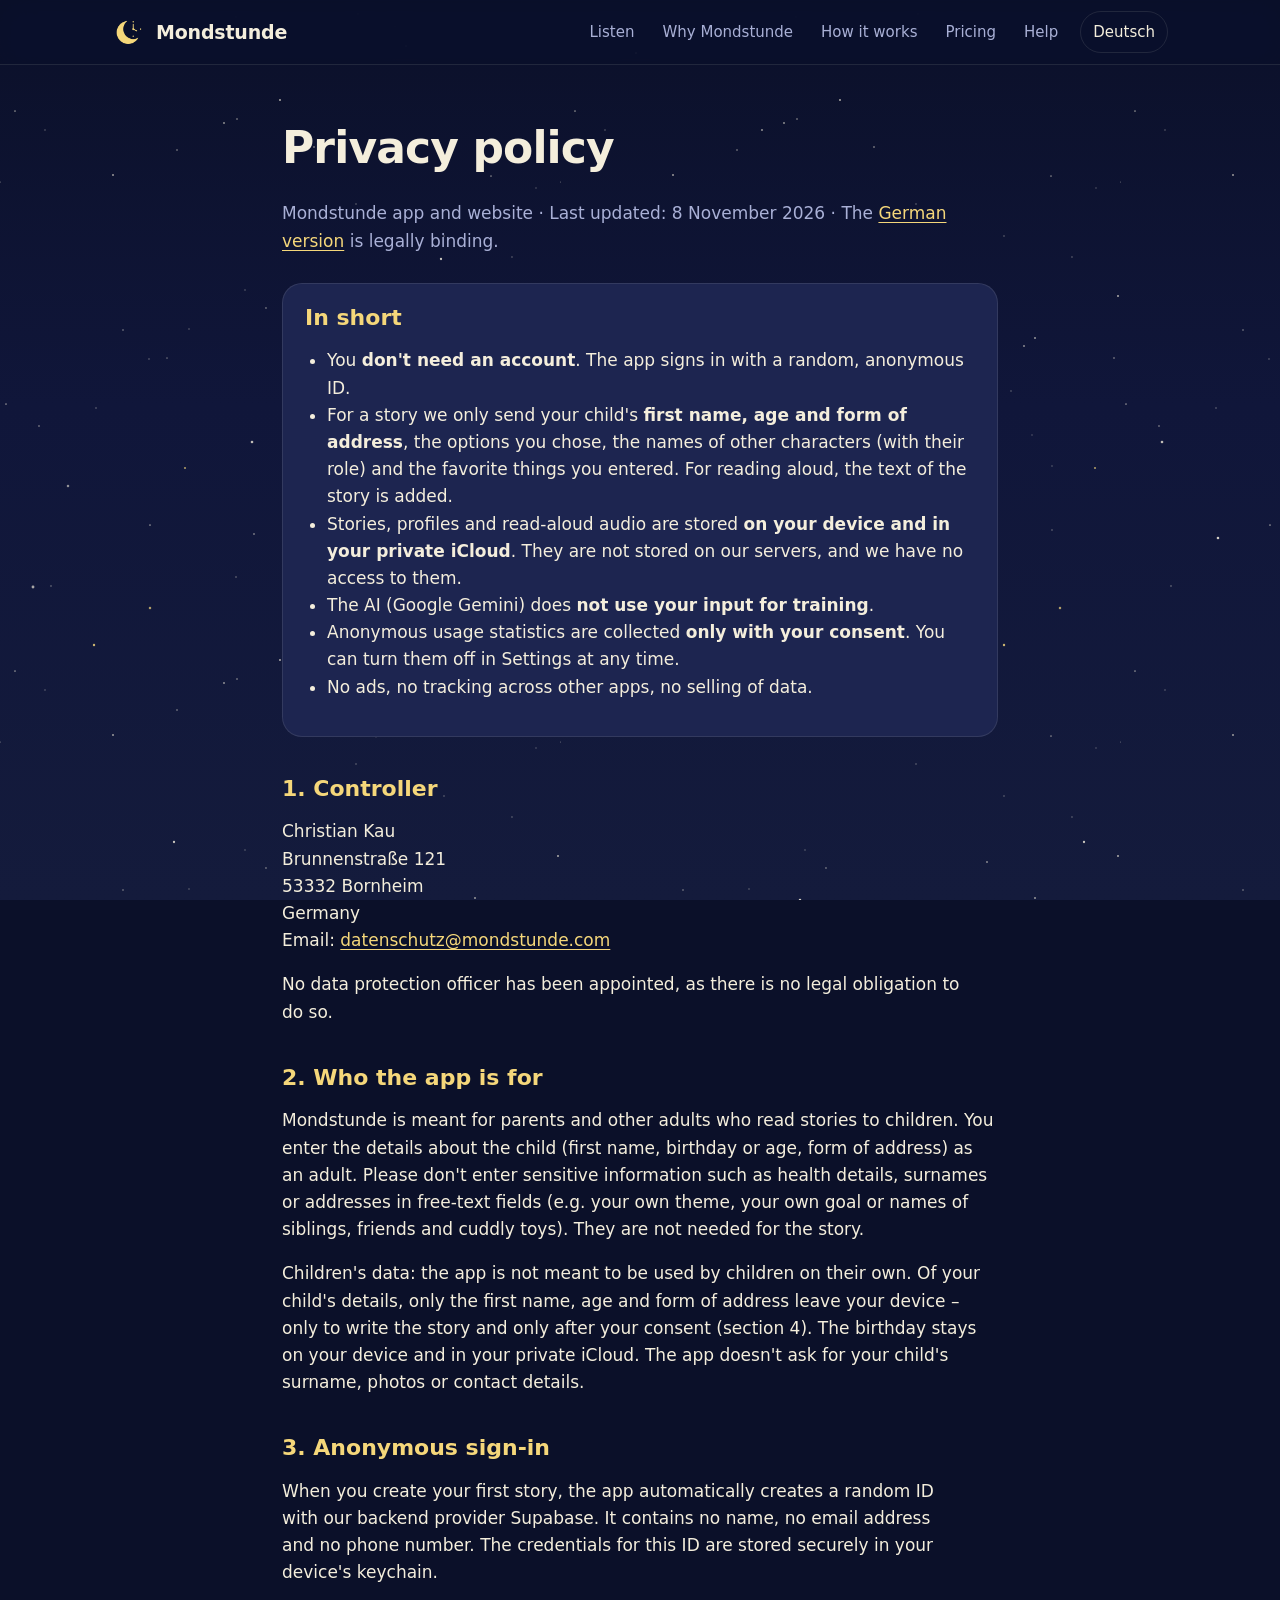
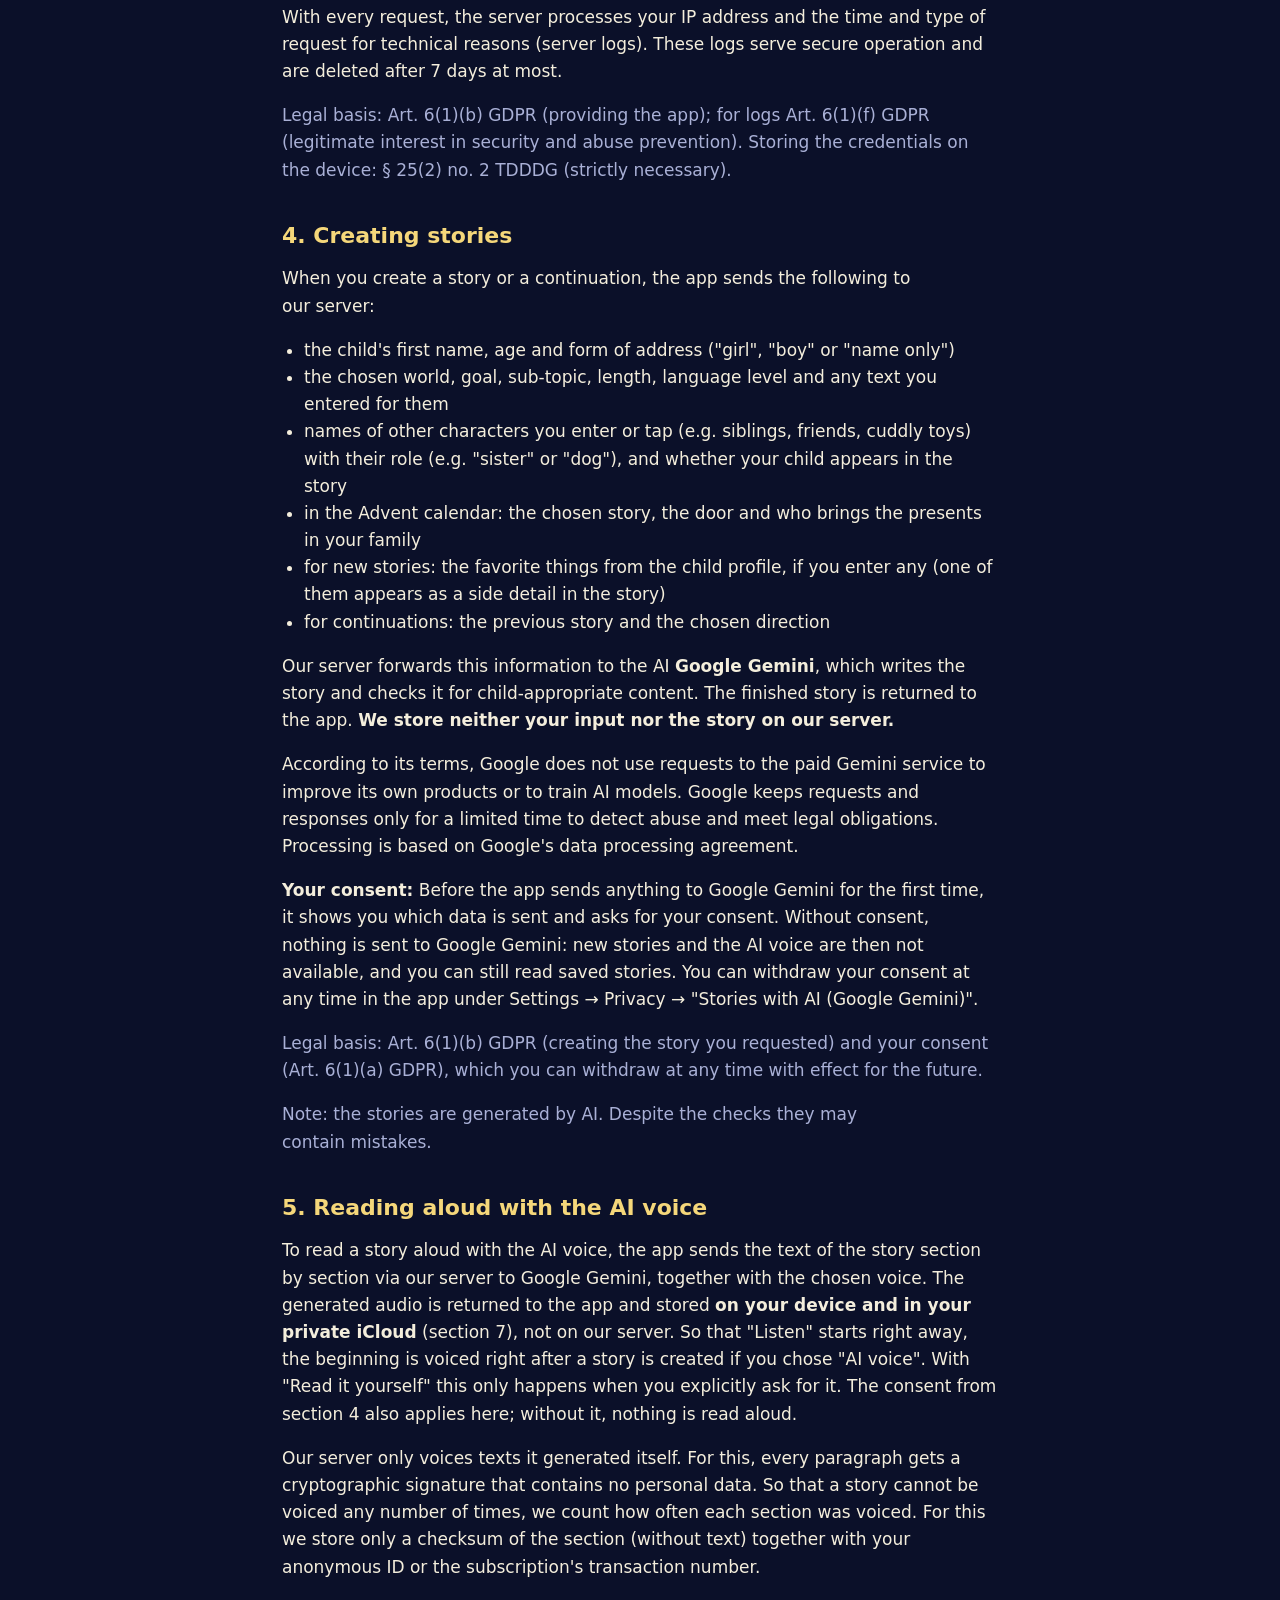
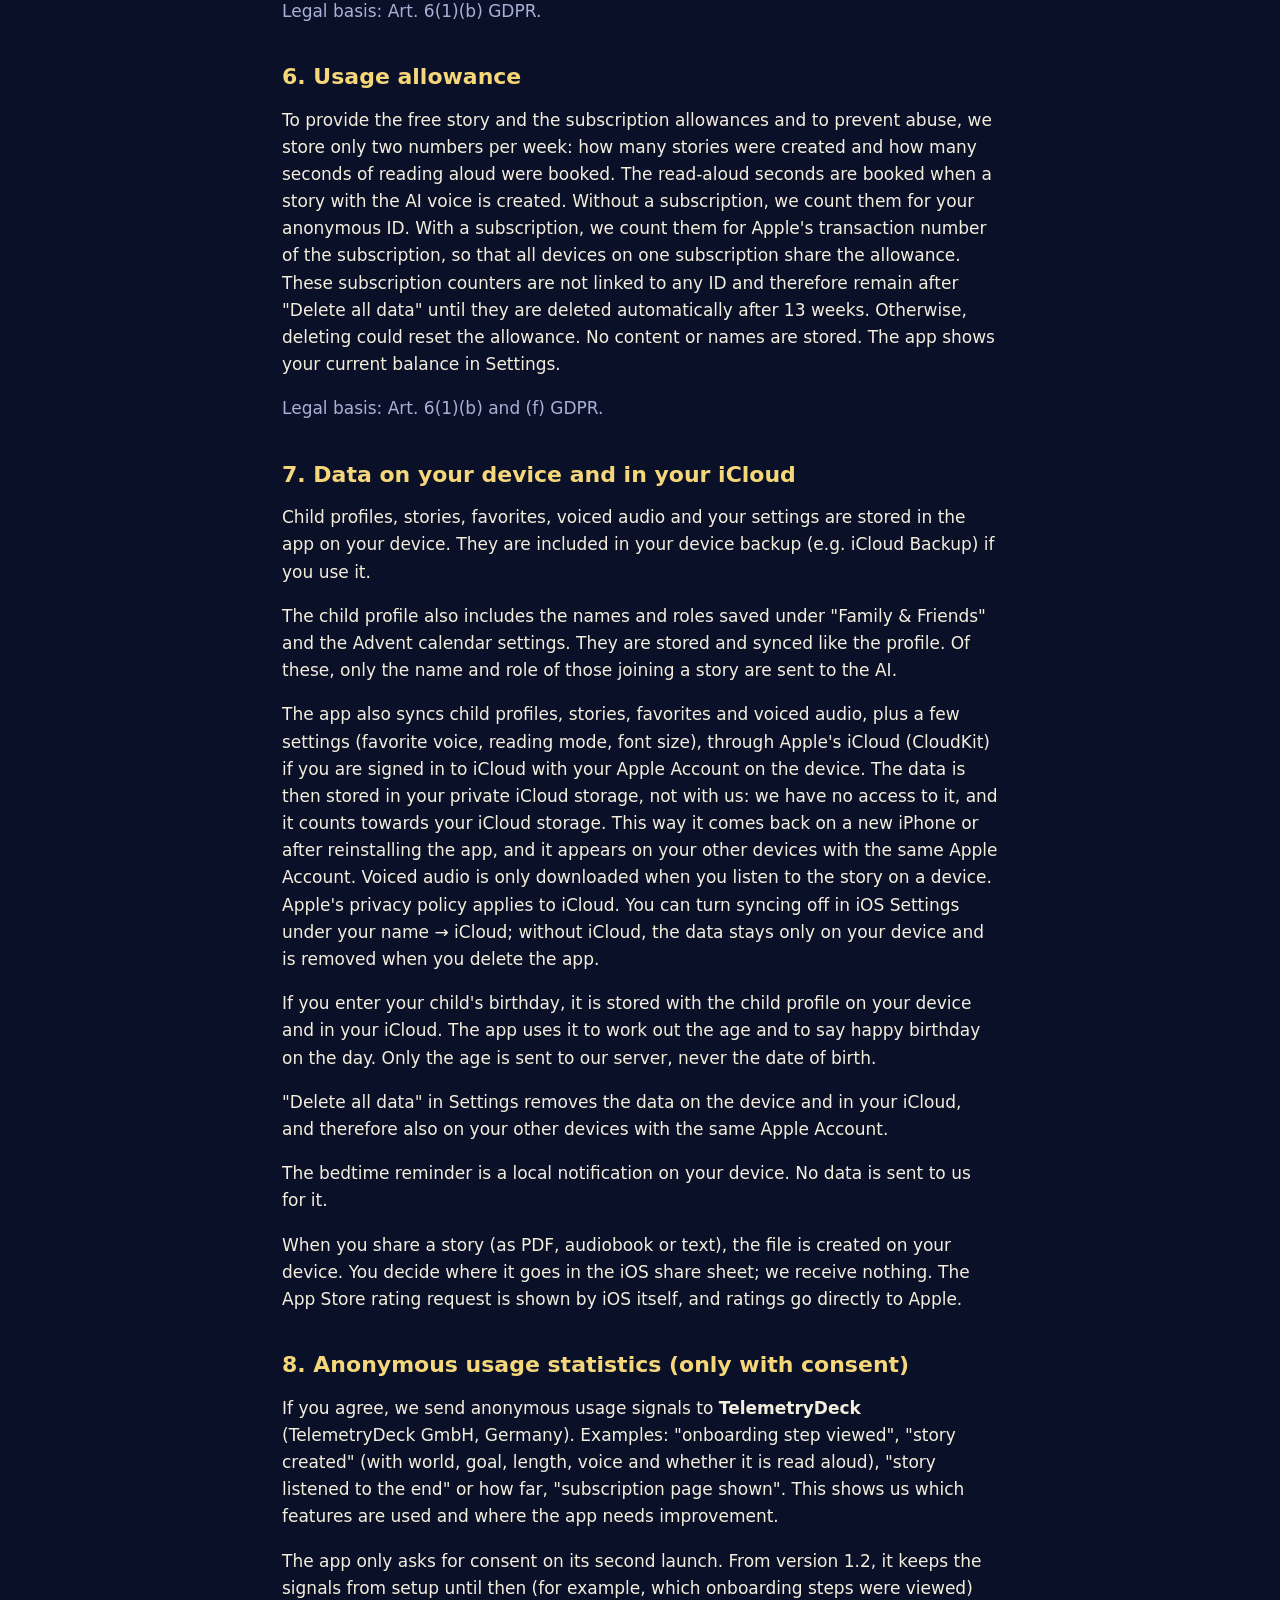
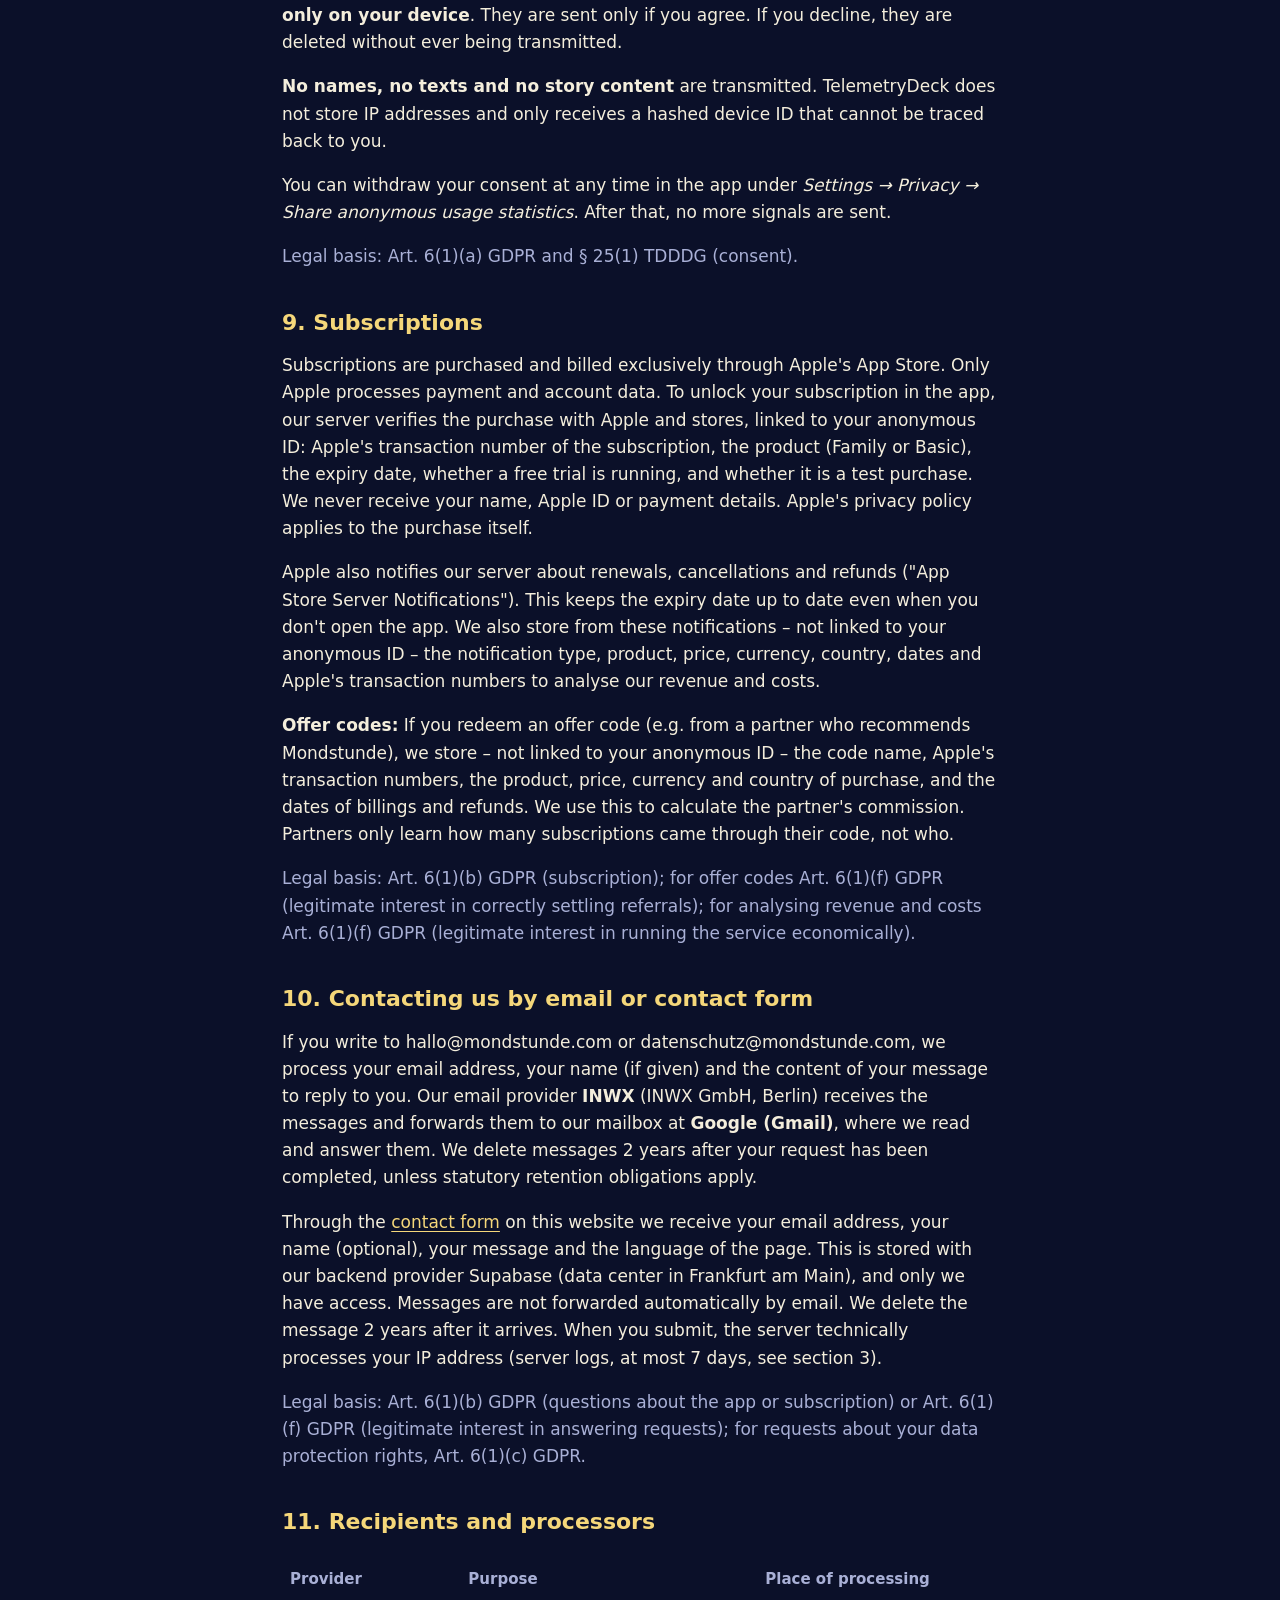
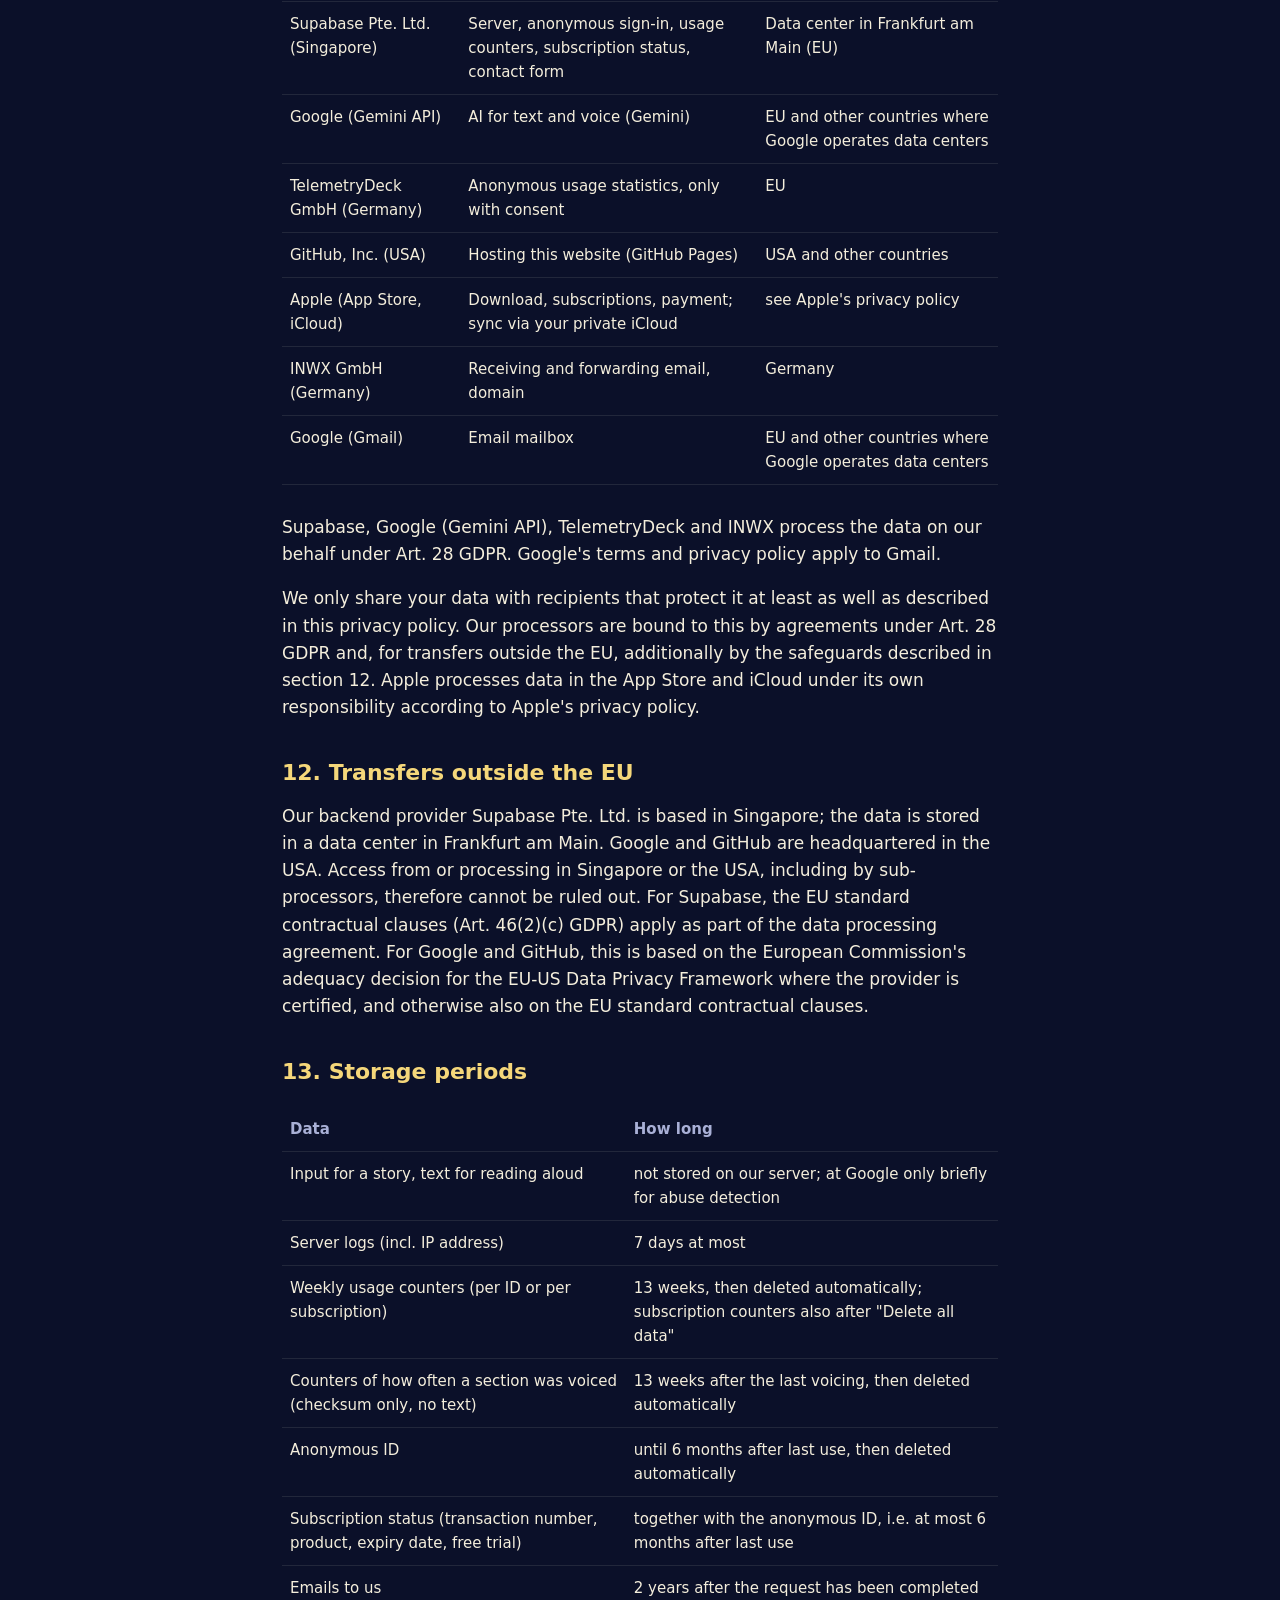
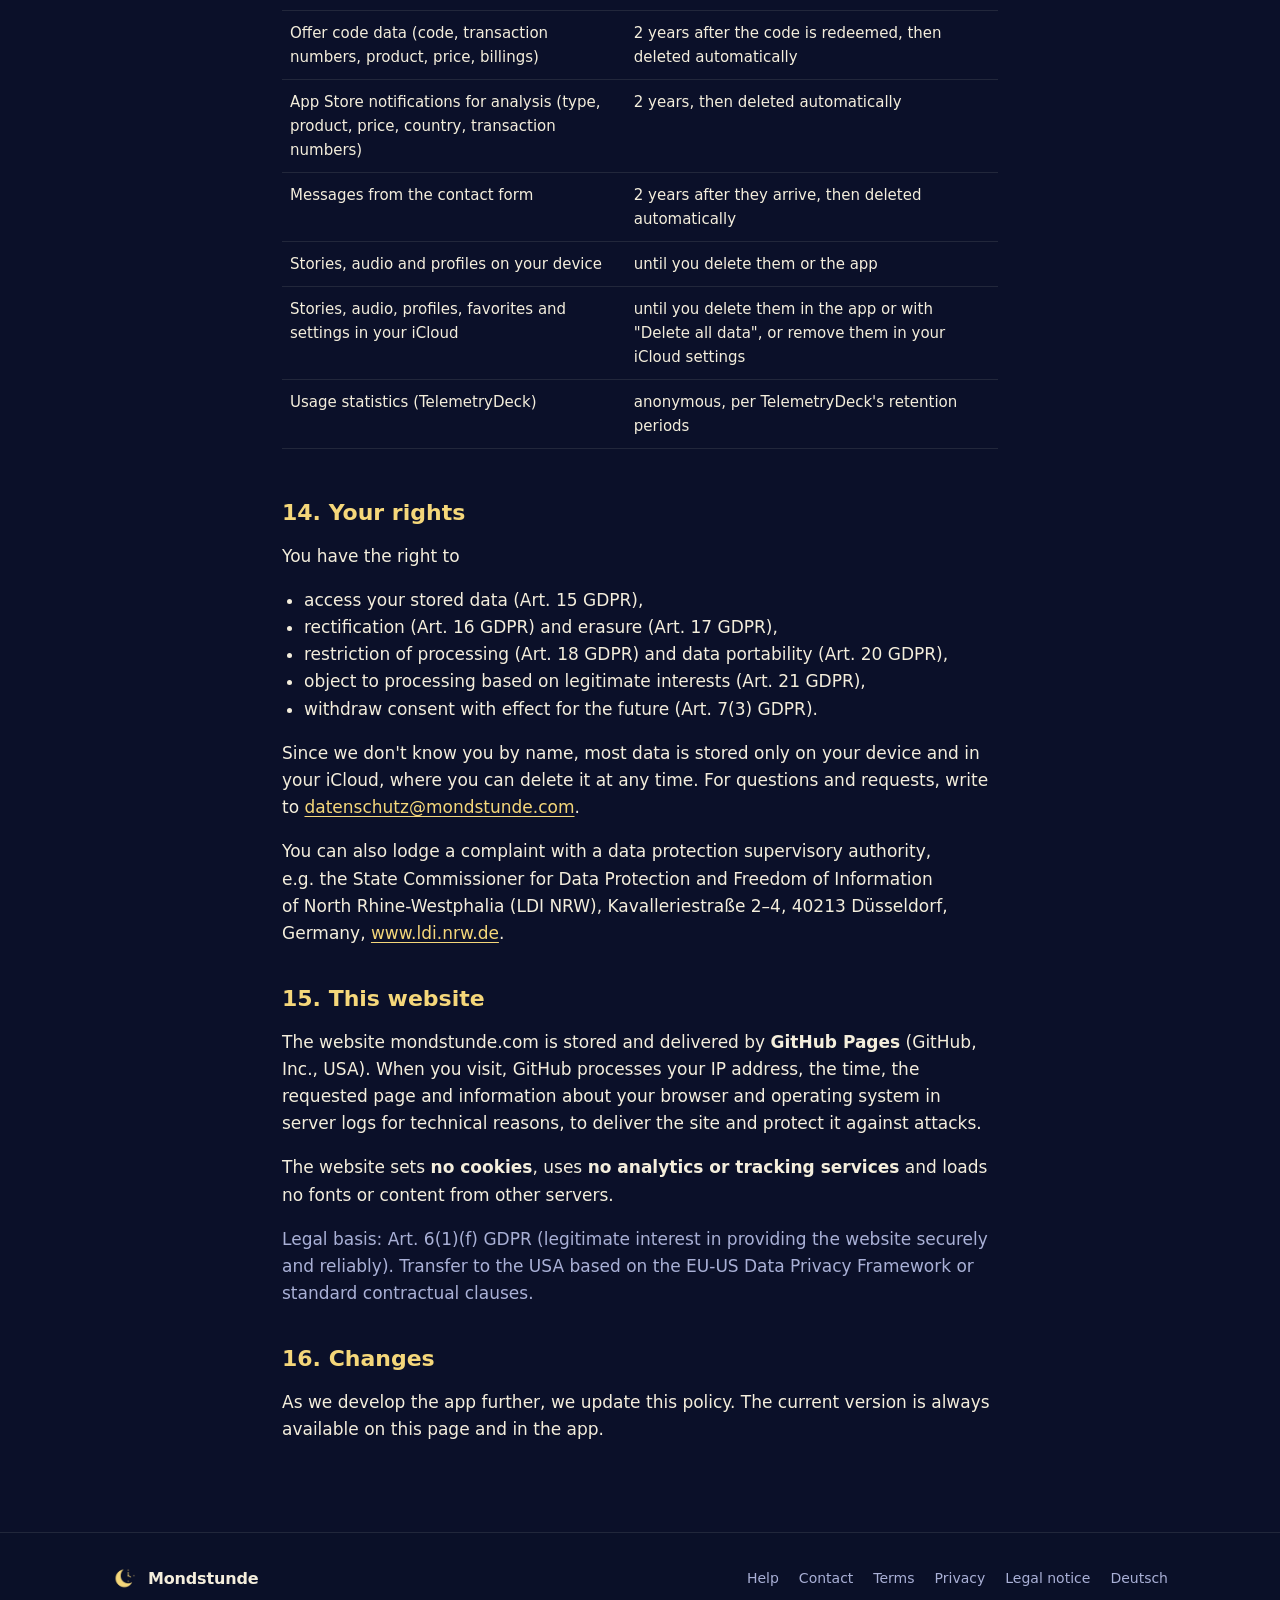
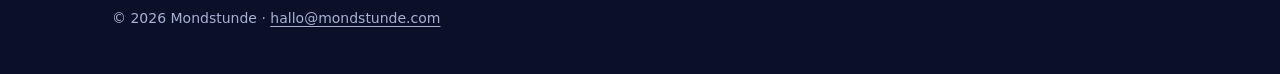
<file: datenschutz/index.html>
<!doctype html>
<html lang="de">
<head>
<meta charset="utf-8">
<script>
(function () {
  var here = "de", other = "/en/privacy/", pref = null;
  try {
    var chosen = new URLSearchParams(location.search).get("lang");
    if (chosen === "de" || chosen === "en") {
      pref = chosen;
      try { localStorage.setItem("lang", chosen); } catch (e) {}
      history.replaceState(null, "", location.pathname + location.hash);
    } else {
      try { pref = localStorage.getItem("lang"); } catch (e) {}
    }
    if (pref !== "de" && pref !== "en") {
      if (/bot|crawl|spider|slurp|facebookexternalhit|whatsapp|preview/i.test(navigator.userAgent)) return;
      var first = (navigator.languages && navigator.languages[0]) || navigator.language || "";
      pref = /^de(-|$)/i.test(first) ? "de" : "en";
    }
    if (pref !== here) location.replace(other + location.hash);
  } catch (e) {}
})();
</script>
<meta name="viewport" content="width=device-width, initial-scale=1, viewport-fit=cover">
<title>Datenschutzerklärung – Mondstunde</title>
<meta name="description" content="Datenschutzerklärung – Mondstunde">
<meta name="theme-color" content="#0B1029">
<meta property="og:title" content="Datenschutzerklärung – Mondstunde">
<meta property="og:description" content="Datenschutzerklärung – Mondstunde">
<meta property="og:type" content="website">
<meta property="og:site_name" content="Mondstunde">
<meta property="og:url" content="https://mondstunde.com/datenschutz/">
<meta property="og:locale" content="de_DE">
<meta property="og:image" content="https://mondstunde.com/assets/og-de.jpg?v=e29b3580">
<meta property="og:image:width" content="1200">
<meta property="og:image:height" content="630">
<meta property="og:image:alt" content="Mondstunde: Gute-Nacht-Geschichten, die es nur für dein Kind gibt – zwei iPhones mit der App">
<meta name="twitter:card" content="summary_large_image">
<link rel="canonical" href="https://mondstunde.com/datenschutz/">
<link rel="alternate" hreflang="de" href="https://mondstunde.com/datenschutz/">
<link rel="alternate" hreflang="en" href="https://mondstunde.com/en/privacy/">
<link rel="alternate" hreflang="x-default" href="https://mondstunde.com/en/privacy/">
<link rel="icon" href="/assets/favicon.png" type="image/png">
<link rel="apple-touch-icon" href="/assets/icon-180.png">
<link rel="stylesheet" href="/assets/site.css?v=c92192a4">
</head>
<body>
<header class="top">
  <div class="wrap top-inner">
    <a class="brand" href="/"><img src="/assets/zeichen.png" alt="" width="34" height="34">Mondstunde</a>
    <nav aria-label="Hauptmenü"><a href="/#hoerprobe" class="wide">Hörprobe</a><a href="/#vorteile" class="wide">Vorteile</a><a href="/#so-siehts-aus" class="wide">So geht's</a><a href="/#preise" class="wide">Preise</a><a href="/support/" class="wide">Hilfe</a><a href="/en/privacy/?lang=en" class="lang">English</a></nav>
  </div>
</header>
<main>
<div class="wrap narrow doc">
  <h1>Datenschutzerklärung</h1>
  <p class="muted">App und Webseite „Mondstunde“ · Stand: 8. November 2026</p>

  <section class="summary">
    <h2>Das Wichtigste in Kürze</h2>
    <ul>
      <li>Du brauchst <strong>kein Konto</strong>. Die App meldet sich mit einer zufälligen, anonymen Kennung an.</li>
      <li>Für eine Geschichte übertragen wir nur <strong>Vorname, Alter und Anrede</strong> deines Kindes sowie die gewählten Optionen, die Namen weiterer Figuren (mit Rolle) und die eingetragenen Lieblingsdinge. Zum Vorlesen kommt der Text der Geschichte hinzu.</li>
      <li>Geschichten, Profile und das Vorlese-Audio liegen <strong>auf deinem Gerät und in deiner privaten iCloud</strong>. Auf unseren Servern liegen sie nicht, und wir haben keinen Zugriff darauf.</li>
      <li>Die KI (Google Gemini) nutzt deine Angaben <strong>nicht zum Training</strong>.</li>
      <li>Eine anonyme Nutzungsstatistik gibt es <strong>nur mit deiner Einwilligung</strong>. Du kannst sie jederzeit in den Einstellungen ausschalten.</li>
      <li>Keine Werbung, kein Tracking über andere Apps, kein Verkauf von Daten.</li>
    </ul>
  </section>

  <h2>1. Verantwortlicher</h2>
  <p>
Christian Kau<br>
    Brunnenstraße 121<br>
    53332 Bornheim<br>
    Deutschland<br>
    E-Mail: <a href="mailto:datenschutz@mondstunde.com">datenschutz@mondstunde.com</a>
  </p>
  <p>Ein Datenschutzbeauftragter ist nicht bestellt, da keine gesetzliche Pflicht besteht.</p>

  <h2>2. Für wen die App gedacht ist</h2>
  <p>
    „Mondstunde“ richtet sich an Eltern und andere Erwachsene, die Kindern Geschichten vorlesen.
    Die Angaben zum Kind (Vorname, Geburtstag oder Alter, Anrede) gibst du als erwachsene Person ein. Bitte gib
    in freien Textfeldern (z. B. eigenes Thema, eigenes Ziel oder Namen von Geschwistern, Freunden und Kuscheltieren)
    keine sensiblen Informationen wie Gesundheitsangaben, Nachnamen oder Adressen ein. Sie werden
    für die Geschichte nicht gebraucht.
  </p>
  <p>
    Daten von Kindern: Die App ist nicht dafür gedacht, dass Kinder sie allein bedienen. Von den Angaben zu deinem Kind
    verlassen nur Vorname, Alter und Anrede das Gerät – nur zum Schreiben der Geschichte und erst nach deiner
    Zustimmung (Abschnitt 4). Der Geburtstag bleibt auf deinem Gerät und in deiner privaten iCloud. Nachnamen, Fotos oder
    Kontaktdaten des Kindes fragt die App nicht ab.
  </p>

  <h2>3. Anonyme Anmeldung</h2>
  <p>
    Beim ersten Erstellen einer Geschichte legt die App bei unserem Backend-Anbieter Supabase
    automatisch eine zufällige Kennung an. Sie enthält keinen Namen, keine E-Mail-Adresse und keine
    Telefonnummer. Die Zugangsdaten zu dieser Kennung werden sicher im Schlüsselbund deines Geräts
    gespeichert.
  </p>
  <p>
    Bei jeder Anfrage verarbeitet der Server technisch bedingt deine IP-Adresse sowie Zeitpunkt und
    Art der Anfrage (Server-Protokolle). Diese Protokolle dienen dem sicheren Betrieb und werden
    nach höchstens 7 Tagen gelöscht.
  </p>
  <p class="muted">
    Rechtsgrundlage: Art. 6 Abs. 1 lit. b DSGVO (Bereitstellung der App), für Protokolle
    Art. 6 Abs. 1 lit. f DSGVO (berechtigtes Interesse an Sicherheit und Missbrauchsabwehr).
    Speicherung der Zugangsdaten auf dem Gerät: § 25 Abs. 2 Nr. 2 TDDDG (unbedingt erforderlich).
  </p>

  <h2>4. Geschichten erstellen</h2>
  <p>Wenn du eine Geschichte oder Fortsetzung erstellst, sendet die App folgende Angaben an unseren Server:</p>
  <ul>
    <li>Vorname, Alter und Anrede des Kindes („Mädchen“, „Junge“ oder „nur den Namen“)</li>
    <li>gewählte Welt, Ziel, Unterthema, Länge, Sprachstufe und ggf. deine eigenen Texte dazu</li>
    <li>Namen weiterer Figuren, die du einträgst oder antippst (z. B. Geschwister, Freunde, Kuscheltiere) mit ihrer Rolle (z. B. „Schwester“ oder „Hund“), und ob dein Kind selbst in der Geschichte vorkommt</li>
    <li>im Adventskalender: die gewählte Rahmenhandlung, das Türchen und wer bei euch die Geschenke bringt</li>
    <li>bei neuen Geschichten: die Lieblingsdinge aus dem Kinderprofil, falls du welche einträgst (eins davon kommt als Nebensache in der Geschichte vor)</li>
    <li>bei Fortsetzungen: die vorherige Geschichte und die gewählte Richtung</li>
  </ul>
  <p>
    Unser Server leitet diese Angaben an die KI <strong>Google Gemini</strong> weiter, die daraus die
    Geschichte schreibt und auf kindgerechte Inhalte prüft. Die fertige Geschichte geht zurück an die
    App. <strong>Wir speichern weder deine Angaben noch die Geschichte auf unserem Server.</strong>
  </p>
  <p>
    Google nutzt Anfragen an den kostenpflichtigen Gemini-Dienst laut eigenen Bedingungen nicht, um
    eigene Produkte zu verbessern oder KI-Modelle zu trainieren. Google speichert Anfragen und
    Antworten nur für einen begrenzten Zeitraum, um Missbrauch zu erkennen und gesetzliche Pflichten
    zu erfüllen. Die Verarbeitung erfolgt auf Grundlage des Auftragsverarbeitungsvertrags von Google.
  </p>
  <p>
    <strong>Deine Zustimmung:</strong> Bevor die App zum ersten Mal Angaben an Google Gemini sendet,
    zeigt sie dir, welche Daten übertragen werden, und fragt nach deiner Zustimmung. Ohne Zustimmung gehen keine
    Angaben an Google Gemini: Neue Geschichten und die KI-Stimme sind dann nicht möglich, gespeicherte Geschichten
    kannst du weiter lesen. Widerrufen kannst du die Zustimmung jederzeit in der App
    unter Einstellungen → Datenschutz → „Geschichten mit KI (Google Gemini)“.
  </p>
  <p class="muted">Rechtsgrundlage: Art. 6 Abs. 1 lit. b DSGVO (Erstellung der gewünschten Geschichte) und
    zusätzlich deine Einwilligung (Art. 6 Abs. 1 lit. a DSGVO), die du jederzeit mit Wirkung für die Zukunft widerrufen kannst.</p>
  <p class="muted">Hinweis: Die Geschichten werden von einer KI erzeugt. Trotz Prüfung können sie Fehler enthalten.</p>

  <h2>5. Vorlesen mit der KI-Stimme</h2>
  <p>
    Damit eine Geschichte mit der KI-Stimme vorgelesen werden kann, sendet die App den Text der
    Geschichte abschnittsweise über unseren Server an Google Gemini. Das erzeugte Audio wird an die
    App zurückgegeben und <strong>auf deinem Gerät und in deiner privaten iCloud</strong> gespeichert (Abschnitt 7),
    nicht auf unserem Server. Mitgesendet wird die gewählte
    Stimme. Damit „Anhören“ sofort startet, wird der Anfang direkt nach dem Erstellen vertont, wenn du
    „KI-Stimme“ gewählt hast. Bei „Selbst lesen“ geschieht das erst, wenn du es ausdrücklich möchtest.
    Auch dafür gilt die Zustimmung aus Abschnitt 4; ohne sie wird nicht vorgelesen.
  </p>
  <p>
    Unser Server vertont nur Texte, die er selbst erzeugt hat. Dazu erhält jeder Absatz eine
    kryptografische Signatur, die keine personenbezogenen Daten enthält. Damit eine Geschichte nicht beliebig
    oft vertont werden kann, zählen wir pro Abschnitt, wie oft er vertont wurde. Gespeichert wird dafür nur eine
    Prüfsumme des Abschnitts (ohne Text) zusammen mit deiner anonymen Kennung bzw. der Transaktionsnummer des Abos.
  </p>
  <p class="muted">Rechtsgrundlage: Art. 6 Abs. 1 lit. b DSGVO.</p>

  <h2>6. Nutzungskontingent</h2>
  <p>
    Um die Gratis-Geschichte und die Abo-Kontingente umzusetzen und Missbrauch zu verhindern, speichern
    wir pro Woche nur zwei Zahlen: wie viele Geschichten erstellt und wie viele Sekunden für das Vorlesen
    gebucht wurden. Die Vorlese-Sekunden werden gebucht, wenn eine Geschichte mit KI-Stimme entsteht.
    Ohne Abo zählen wir zu deiner anonymen Kennung. Mit Abo zählen wir zu Apples Transaktionsnummer des Abos,
    damit sich alle Geräte eines Abos das Kontingent teilen. Diese Abo-Zähler hängen an keiner Kennung und
    bleiben deshalb auch nach „Alle Daten löschen“ bestehen, bis sie nach 13 Wochen automatisch gelöscht werden.
    Sonst ließe sich das Kontingent durch Löschen zurücksetzen. Inhalte oder Namen werden dabei nicht gespeichert.
    Den aktuellen Stand zeigt dir die App in den Einstellungen.
  </p>
  <p class="muted">Rechtsgrundlage: Art. 6 Abs. 1 lit. b und f DSGVO.</p>

  <h2>7. Daten auf deinem Gerät und in deiner iCloud</h2>
  <p>
    Kinderprofile, Geschichten, Favoriten, vertontes Audio und deine Einstellungen liegen in der App
    auf deinem Gerät. Sie werden mit deiner Geräte-Datensicherung (z. B. iCloud-Backup) gesichert, wenn
    du diese nutzt.
  </p>
  <p>
    Zum Kinderprofil gehören auch die unter „Familie &amp; Freunde“ gemerkten Namen und Rollen
    sowie die Einstellungen des Adventskalenders. Sie werden wie das Profil gespeichert und abgeglichen.
    An die KI gehen davon nur Name und Rolle derer, die bei einer Geschichte mitspielen.
  </p>
  <p>
    Die App gleicht Kinderprofile, Geschichten, Favoriten und vertontes Audio sowie einige Einstellungen
    (Lieblingsstimme, Vorlese-Art, Schriftgröße) außerdem über Apples iCloud (CloudKit) ab, wenn du auf
    dem Gerät mit deinem Apple-Konto bei iCloud angemeldet bist. Die Daten liegen dann in deinem privaten
    iCloud-Speicher, nicht bei uns: Wir haben darauf keinen Zugriff, und sie zählen zu deinem
    iCloud-Speicherplatz. So kommen sie auf einem neuen iPhone oder nach dem Neuinstallieren der App zurück
    und erscheinen auf deinen anderen Geräten mit demselben Apple-Konto. Vertontes Audio wird erst
    heruntergeladen, wenn du die Geschichte auf einem Gerät anhörst. Für iCloud gilt die
    Datenschutzerklärung von Apple. Abschalten kannst du den Abgleich in den iOS-Einstellungen unter
    deinem Namen → iCloud; ohne iCloud bleiben die Daten nur auf deinem Gerät und werden mit der App gelöscht.
  </p>
  <p>
    Trägst du den Geburtstag deines Kindes ein, wird er mit dem Kinderprofil auf deinem Gerät und in deiner
    iCloud gespeichert. Die App berechnet daraus das Alter und gratuliert am Geburtstag. An unseren Server
    geht nur das Alter, nie das Geburtsdatum.
  </p>
  <p>
    „Alle Daten löschen“ in den Einstellungen entfernt die Daten auf dem Gerät und in deiner iCloud, also auch
    auf deinen anderen Geräten mit demselben Apple-Konto.
  </p>
  <p>
    Die Erinnerung zur Schlafenszeit ist eine lokale Mitteilung deines Geräts. Dafür werden keine Daten
    an uns gesendet.
  </p>
  <p>
    Wenn du eine Geschichte teilst (als PDF, Hörbuch oder Text), entsteht die Datei auf deinem Gerät. Wohin sie geht,
    bestimmst du im Teilen-Fenster von iOS; wir erhalten davon nichts. Die Bitte um eine Bewertung im App Store
    zeigt iOS selbst an, eine Bewertung geht direkt an Apple.
  </p>

  <h2>8. Anonyme Nutzungsstatistik (nur mit Einwilligung)</h2>
  <p>
    Wenn du zustimmst, senden wir anonyme Nutzungssignale an <strong>TelemetryDeck</strong>
    (TelemetryDeck GmbH, Deutschland). Beispiele: „Onboarding-Schritt angesehen“, „Geschichte erstellt“
    (mit Welt, Ziel, Länge, Stimme und ob vorgelesen wird), „Geschichte bis zum Ende gehört“ oder bis wohin,
    „Abo-Seite angezeigt“. So sehen wir, welche Funktionen genutzt werden und wo die App verbessert werden muss.
  </p>
  <p>
    Nach der Einwilligung fragt die App erst beim zweiten Start. Ab Version 1.2 merkt sie sich bis dahin die Signale
    vom Einrichten (zum Beispiel, welche Onboarding-Schritte angesehen wurden) <strong>nur auf deinem Gerät</strong>.
    Gesendet werden sie erst, wenn du zustimmst. Lehnst du ab, werden sie gelöscht, ohne je übertragen zu werden.
  </p>
  <p>
    Dabei werden <strong>keine Namen, keine Texte und keine Inhalte der Geschichten</strong> übertragen.
    TelemetryDeck speichert keine IP-Adressen und erhält nur eine verschlüsselt verfremdete
    (gehashte) Geräte-Kennung, die keinen Rückschluss auf dich zulässt.
  </p>
  <p>
    Du kannst deine Einwilligung jederzeit in der App unter <em>Einstellungen → Datenschutz →
    Anonyme Nutzungsstatistik teilen</em> widerrufen. Danach werden keine Signale mehr gesendet.
  </p>
  <p class="muted">Rechtsgrundlage: Art. 6 Abs. 1 lit. a DSGVO und § 25 Abs. 1 TDDDG (Einwilligung).</p>

  <h2>9. Abonnements</h2>
  <p>
    Abos werden ausschließlich über den App Store von Apple abgeschlossen und abgerechnet. Zahlungs- und
    Kontodaten verarbeitet nur Apple. Damit dein Abo in der App freigeschaltet wird, prüft unser Server den Kauf bei
    Apple und speichert zu deiner anonymen Kennung: Apples Transaktionsnummer des Abos, das Produkt (Familie oder Basis),
    das Ablaufdatum, ob gerade eine kostenlose Testphase läuft, und ob es sich um einen Testkauf handelt. Name, Apple-ID oder Zahlungsdaten erhalten wir nicht.
    Für den Kauf selbst gilt die Datenschutzerklärung von Apple.
  </p>
  <p>
    Apple benachrichtigt unseren Server zudem über Verlängerungen, Kündigungen und Erstattungen von Abos
    („App Store-Servermitteilungen“). Damit halten wir das Ablaufdatum aktuell, auch wenn du die App gerade nicht öffnest.
    Außerdem speichern wir aus diesen Mitteilungen – ohne Bezug zu deiner anonymen Kennung – die Art der Mitteilung, Produkt,
    Preis, Währung, Land, Zeitpunkte und Apples Transaktionsnummern, um unsere Einnahmen und Kosten auszuwerten.
  </p>
  <p>
    <strong>Aktionscodes:</strong> Löst du einen Aktionscode ein (z. B. von einer Partnerin oder einem Partner, die
    Mondstunde empfehlen), speichern wir – ohne Bezug zu deiner anonymen Kennung – den Namen des Codes, Apples
    Transaktionsnummern, das Produkt, Preis, Währung und Land des Kaufs sowie die Daten von Abrechnungen und
    Erstattungen. Daraus berechnen wir die Provision für die Partnerin oder den Partner. Sie erfahren nur, wie viele Abos
    über ihren Code abgeschlossen wurden, nicht wer.
  </p>
  <p class="muted">Rechtsgrundlage: Art. 6 Abs. 1 lit. b DSGVO (Abo), für Aktionscodes Art. 6 Abs. 1 lit. f DSGVO
    (berechtigtes Interesse an der korrekten Abrechnung von Empfehlungen), für die Auswertung von Einnahmen und Kosten
    Art. 6 Abs. 1 lit. f DSGVO (berechtigtes Interesse an einem wirtschaftlichen Betrieb).</p>

  <h2>10. Kontakt per E-Mail oder Kontaktformular</h2>
  <p>
    Wenn du uns an hallo@mondstunde.com oder datenschutz@mondstunde.com schreibst, verarbeiten wir deine E-Mail-Adresse,
    deinen Namen (falls angegeben) und den Inhalt deiner Nachricht, um dir zu antworten. Unser E-Mail-Anbieter
    <strong>INWX</strong> (INWX GmbH, Berlin) nimmt die Nachrichten an und leitet sie an unser Postfach bei
    <strong>Google (Gmail)</strong> weiter, wo wir sie lesen und beantworten. Wir löschen die Nachrichten 2 Jahre nach Abschluss deiner
    Anfrage, sofern keine gesetzlichen Aufbewahrungspflichten entgegenstehen.
  </p>
  <p>
    Über das <a href="/kontakt/">Kontaktformular</a> auf dieser Webseite erhalten wir deine E-Mail-Adresse, deinen
    Namen (freiwillig), deine Nachricht und die Sprache der Seite. Diese Angaben werden bei unserem Backend-Anbieter
    Supabase (Rechenzentrum in Frankfurt am Main) gespeichert, nur wir haben Zugriff. Es gibt keine automatische
    Weiterleitung per E-Mail. Wir löschen die Nachricht 2 Jahre nach Eingang. Beim Absenden verarbeitet der Server
    technisch deine IP-Adresse (Server-Logs, höchstens 7 Tage, siehe Abschnitt 3).
  </p>
  <p class="muted">Rechtsgrundlage: Art. 6 Abs. 1 lit. b DSGVO (Anfragen zur App oder zum Abo) bzw. lit. f DSGVO
    (berechtigtes Interesse, Anfragen zu beantworten); bei Anfragen zu deinen Datenschutzrechten Art. 6 Abs. 1 lit. c DSGVO.</p>

  <h2>11. Empfänger und Auftragsverarbeiter</h2>
  <div class="table-wrap">
    <table>
      <thead><tr><th>Anbieter</th><th>Zweck</th><th>Ort der Verarbeitung</th></tr></thead>
      <tbody>
        <tr>
          <td>Supabase Pte. Ltd. (Singapur)</td>
          <td>Server, anonyme Anmeldung, Nutzungszähler, Abo-Status, Kontaktformular</td>
          <td>Rechenzentrum in Frankfurt am Main (EU)</td>
        </tr>
        <tr>
          <td>Google (Gemini API)</td>
          <td>KI für Text und Stimme (Gemini)</td>
          <td>EU und weitere Länder, in denen Google Rechenzentren betreibt</td>
        </tr>
        <tr>
          <td>TelemetryDeck GmbH (Deutschland)</td>
          <td>Anonyme Nutzungsstatistik, nur mit Einwilligung</td>
          <td>EU</td>
        </tr>
        <tr>
          <td>GitHub, Inc. (USA)</td>
          <td>Hosting dieser Webseite (GitHub Pages)</td>
          <td>USA und weitere Länder</td>
        </tr>
        <tr>
          <td>Apple (App Store, iCloud)</td>
          <td>Download, Abos, Bezahlung; Abgleich über deine private iCloud</td>
          <td>siehe Datenschutzerklärung von Apple</td>
        </tr>
              <tr>
          <td>INWX GmbH (Deutschland)</td>
          <td>E-Mail-Empfang und Weiterleitung, Domain</td>
          <td>Deutschland</td>
        </tr>
        <tr>
          <td>Google (Gmail)</td>
          <td>E-Mail-Postfach</td>
          <td>EU und weitere Länder, in denen Google Rechenzentren betreibt</td>
        </tr>
      </tbody>
    </table>
  </div>
  <p>Supabase, Google (Gemini API), TelemetryDeck und INWX verarbeiten die Daten in unserem Auftrag nach Art. 28 DSGVO.
    Für Gmail gelten die Bedingungen und die Datenschutzerklärung von Google.</p>
  <p>Wir geben deine Daten nur an Empfänger weiter, die sie mindestens so gut schützen, wie es in dieser
    Datenschutzerklärung beschrieben ist. Unsere Auftragsverarbeiter sind dazu durch Verträge nach Art. 28 DSGVO
    verpflichtet, bei Übermittlungen außerhalb der EU zusätzlich durch die Garantien aus Abschnitt 12. Apple verarbeitet
    Daten im App Store und in iCloud in eigener Verantwortung nach der Datenschutzrichtlinie von Apple.</p>

  <h2>12. Übermittlung in Länder außerhalb der EU</h2>
  <p>
    Unser Backend-Anbieter Supabase Pte. Ltd. hat seinen Sitz in Singapur, die Daten liegen in einem Rechenzentrum
    in Frankfurt am Main. Google und GitHub haben ihren Hauptsitz in den USA. Ein Zugriff aus Singapur oder den USA
    oder eine Verarbeitung dort, auch durch Unterauftragsverarbeiter, ist daher nicht ausgeschlossen.
    Für Supabase gelten die EU-Standardvertragsklauseln (Art. 46 Abs. 2 lit. c DSGVO), die Teil des
    Auftragsverarbeitungsvertrags sind. Für Google und GitHub gilt der Angemessenheitsbeschluss der EU-Kommission
    zum EU-US Data Privacy Framework, soweit der Anbieter zertifiziert ist, und im Übrigen ebenfalls die
    EU-Standardvertragsklauseln.
  </p>

  <h2>13. Speicherdauer</h2>
  <div class="table-wrap">
    <table>
      <thead><tr><th>Daten</th><th>Wie lange</th></tr></thead>
      <tbody>
        <tr><td>Angaben für eine Geschichte, Text zum Vorlesen</td><td>nicht auf unserem Server gespeichert; bei Google nur kurzzeitig zur Missbrauchserkennung</td></tr>
        <tr><td>Server-Protokolle (inkl. IP-Adresse)</td><td>höchstens 7 Tage</td></tr>
        <tr><td>Wöchentliche Nutzungszähler (pro Kennung bzw. pro Abo)</td><td>13 Wochen, danach automatisch gelöscht; Zähler pro Abo auch nach „Alle Daten löschen“</td></tr>
        <tr><td>Zähler, wie oft ein Abschnitt vertont wurde (nur Prüfsumme, ohne Text)</td><td>13 Wochen nach der letzten Vertonung, dann automatisch gelöscht</td></tr>
        <tr><td>Anonyme Kennung</td><td>bis 6 Monate nach der letzten Nutzung, dann automatisch gelöscht</td></tr>
        <tr><td>Abo-Status (Transaktionsnummer, Produkt, Ablaufdatum, Testphase)</td><td>zusammen mit der anonymen Kennung, also spätestens 6 Monate nach der letzten Nutzung</td></tr>
        <tr><td>Aktionscode-Daten (Code, Transaktionsnummern, Produkt, Preis, Abrechnungen)</td><td>2 Jahre nach Einlösung des Codes, dann automatisch gelöscht</td></tr>
        <tr><td>App Store-Mitteilungen für die Auswertung (Art, Produkt, Preis, Land, Transaktionsnummern)</td><td>2 Jahre, dann automatisch gelöscht</td></tr>
        <tr><td>E-Mails an uns</td><td>2 Jahre nach Abschluss der Anfrage</td></tr>
        <tr><td>Nachrichten aus dem Kontaktformular</td><td>2 Jahre nach Eingang, dann automatisch gelöscht</td></tr>
        <tr><td>Geschichten, Audio, Profile auf deinem Gerät</td><td>bis du sie oder die App löschst</td></tr>
        <tr><td>Geschichten, Audio, Profile, Favoriten und Einstellungen in deiner iCloud</td><td>bis du sie in der App oder mit „Alle Daten löschen“ löschst oder sie in den iCloud-Einstellungen entfernst</td></tr>
        <tr><td>Nutzungsstatistik (TelemetryDeck)</td><td>anonym, nach den Fristen von TelemetryDeck</td></tr>
      </tbody>
    </table>
  </div>

  <h2>14. Deine Rechte</h2>
  <p>Du hast das Recht auf</p>
  <ul>
    <li>Auskunft über deine gespeicherten Daten (Art. 15 DSGVO),</li>
    <li>Berichtigung (Art. 16 DSGVO) und Löschung (Art. 17 DSGVO),</li>
    <li>Einschränkung der Verarbeitung (Art. 18 DSGVO) und Datenübertragbarkeit (Art. 20 DSGVO),</li>
    <li>Widerspruch gegen Verarbeitungen auf Grundlage berechtigter Interessen (Art. 21 DSGVO),</li>
    <li>Widerruf einer Einwilligung mit Wirkung für die Zukunft (Art. 7 Abs. 3 DSGVO).</li>
  </ul>
  <p>
    Da wir dich nicht namentlich kennen, liegen die meisten Daten nur auf deinem Gerät und in deiner iCloud.
    Dort kannst du sie jederzeit selbst löschen. Für Fragen und Anträge schreib uns an
    <a href="mailto:datenschutz@mondstunde.com">datenschutz@mondstunde.com</a>.
  </p>
  <p>
    Du kannst dich außerdem bei einer Datenschutz-Aufsichtsbehörde beschweren, z. B. bei
    der Landesbeauftragten für Datenschutz und Informationsfreiheit Nordrhein-Westfalen (LDI NRW), Kavalleriestraße 2–4, 40213 Düsseldorf, <a href="https://www.ldi.nrw.de">www.ldi.nrw.de</a>.
  </p>

  <h2>15. Diese Webseite</h2>
  <p>
    Die Webseite mondstunde.com wird bei <strong>GitHub Pages</strong> (GitHub, Inc., USA) gespeichert und
    ausgeliefert. Beim Aufruf verarbeitet GitHub technisch bedingt deine IP-Adresse, Zeitpunkt, die
    aufgerufene Seite und Angaben zu Browser und Betriebssystem in Server-Protokollen, um die Seite
    auszuliefern und vor Angriffen zu schützen.
  </p>
  <p>
    Die Webseite setzt <strong>keine Cookies</strong>, nutzt <strong>keine Analyse- oder Tracking-Dienste</strong>
    und lädt keine Schriften oder Inhalte von anderen Servern.
  </p>
  <p class="muted">Rechtsgrundlage: Art. 6 Abs. 1 lit. f DSGVO (berechtigtes Interesse an einer sicheren und
    zuverlässigen Bereitstellung der Webseite). Übermittlung in die USA auf Grundlage des EU-US Data Privacy
    Framework bzw. der Standardvertragsklauseln.</p>

  <h2>16. Änderungen</h2>
  <p>
    Wenn wir die App weiterentwickeln, passen wir diese Erklärung an. Die jeweils aktuelle Fassung
    findest du auf dieser Seite und in der App.
  </p>


</div>
</main>
<footer>
  <div class="wrap foot">
    <a class="brand small" href="/"><img src="/assets/zeichen.png" alt="" width="26" height="26">Mondstunde</a>
    <nav aria-label="Rechtliches"><a href="/support/">Hilfe</a><a href="/kontakt/">Kontakt</a><a href="/nutzungsbedingungen/">Nutzungsbedingungen</a><a href="/datenschutz/" aria-current="page">Datenschutz</a><a href="/impressum/">Impressum</a><a href="/en/privacy/?lang=en">English</a></nav>
    <span class="copy">© 2026 Mondstunde · <a href="mailto:hallo@mondstunde.com">hallo@mondstunde.com</a></span>
  </div>
</footer>
</body>
</html>
</file>
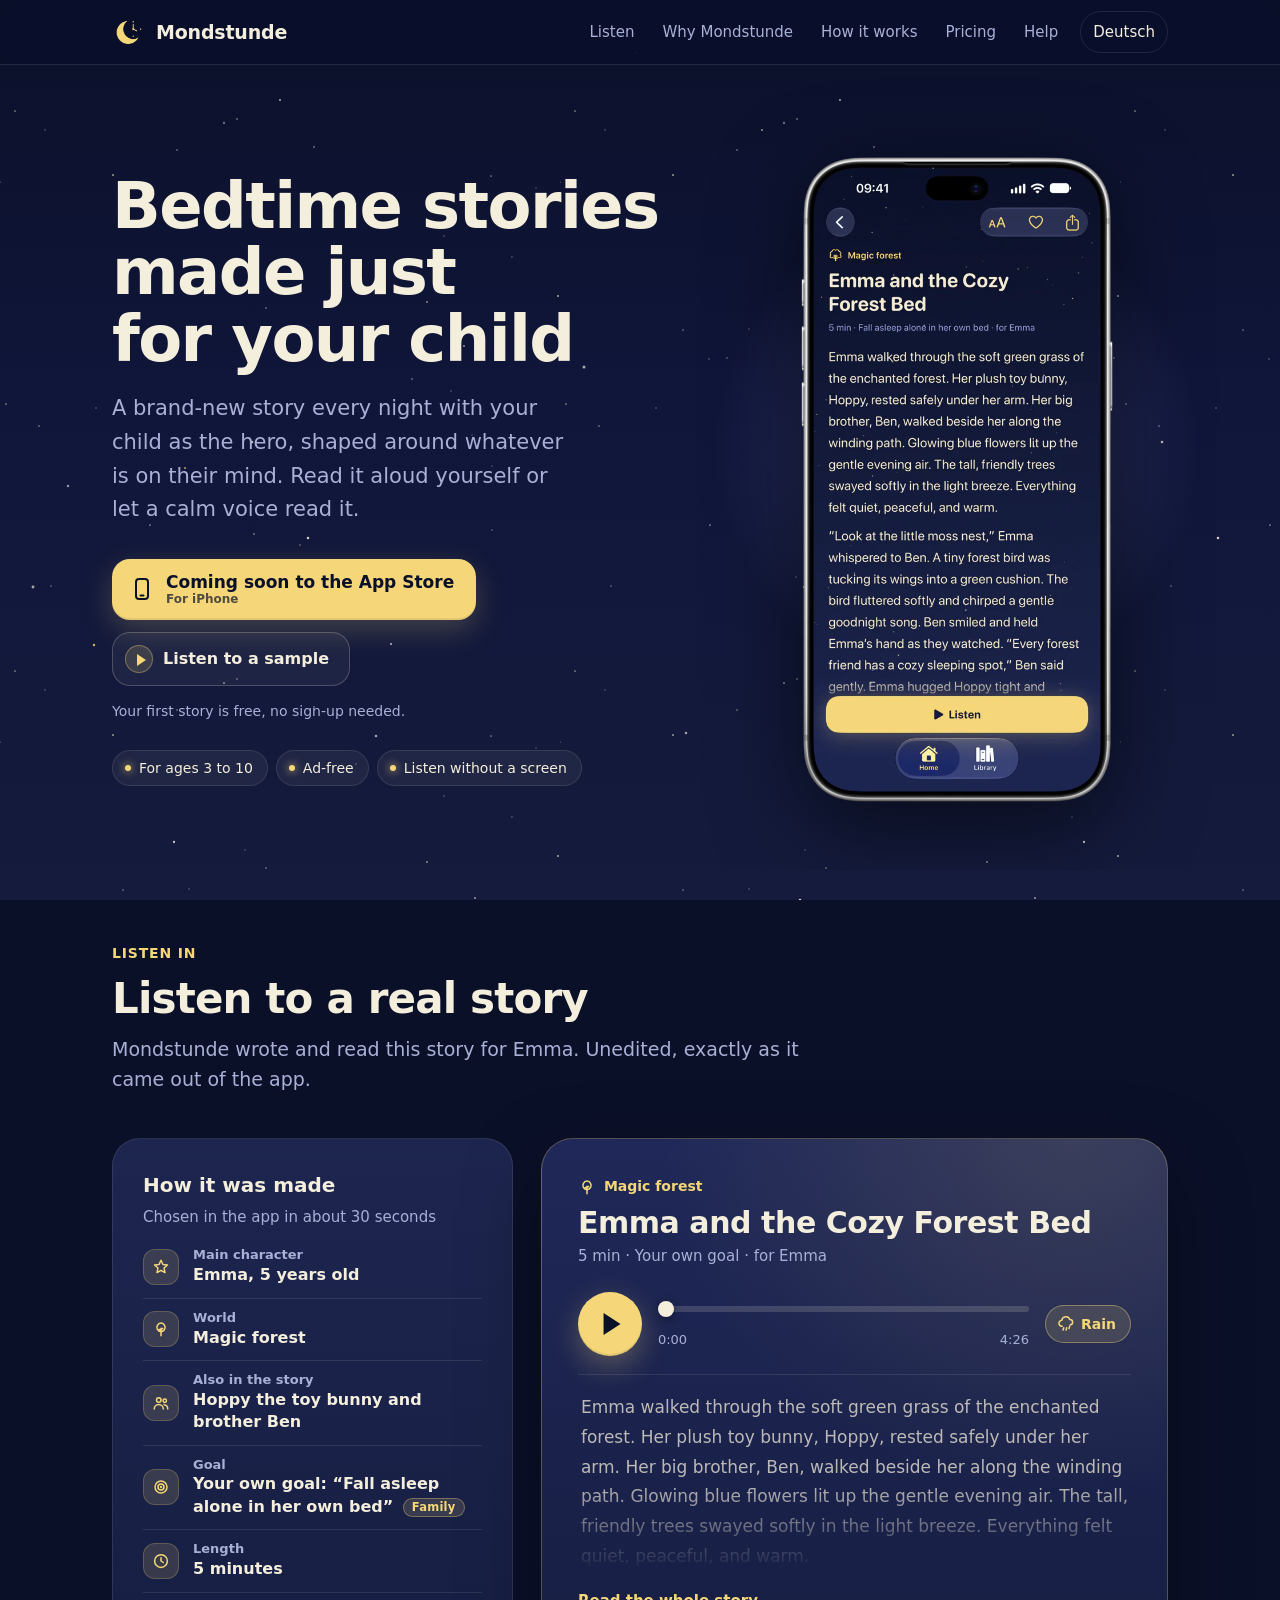
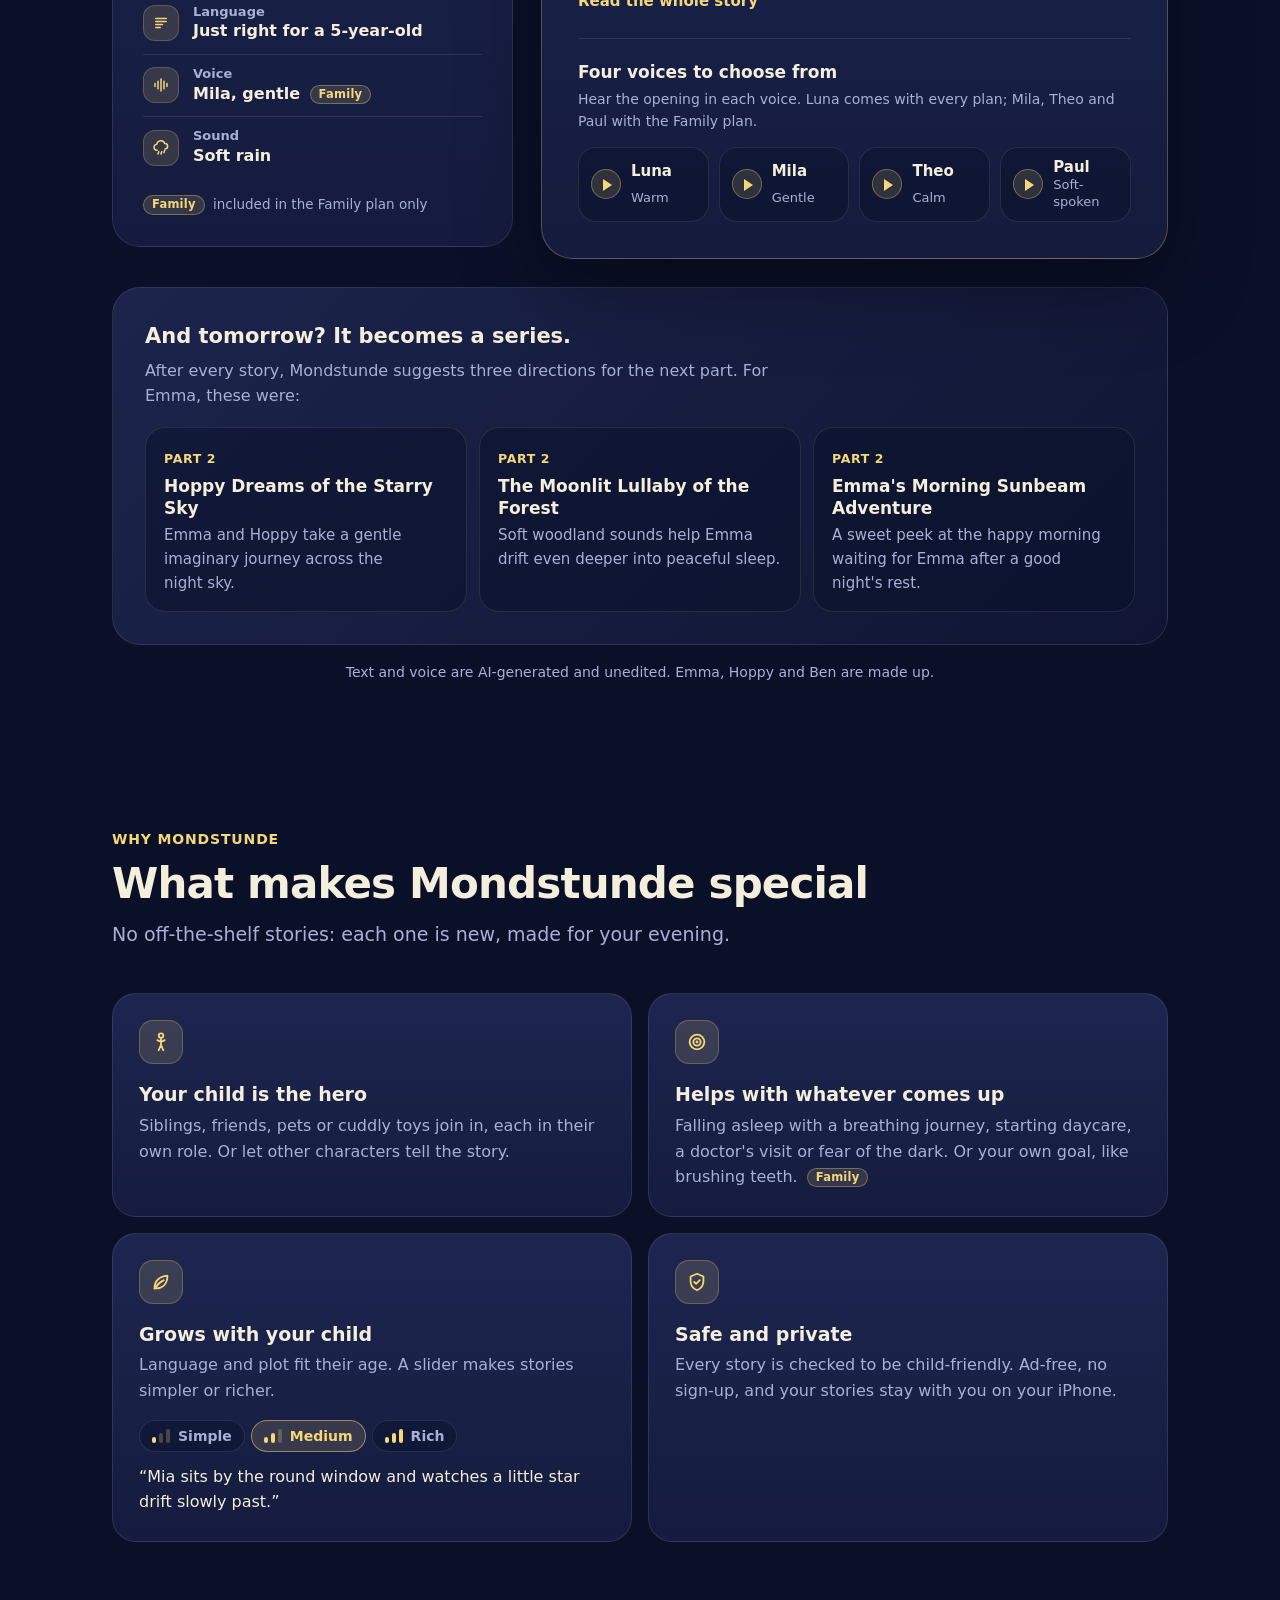
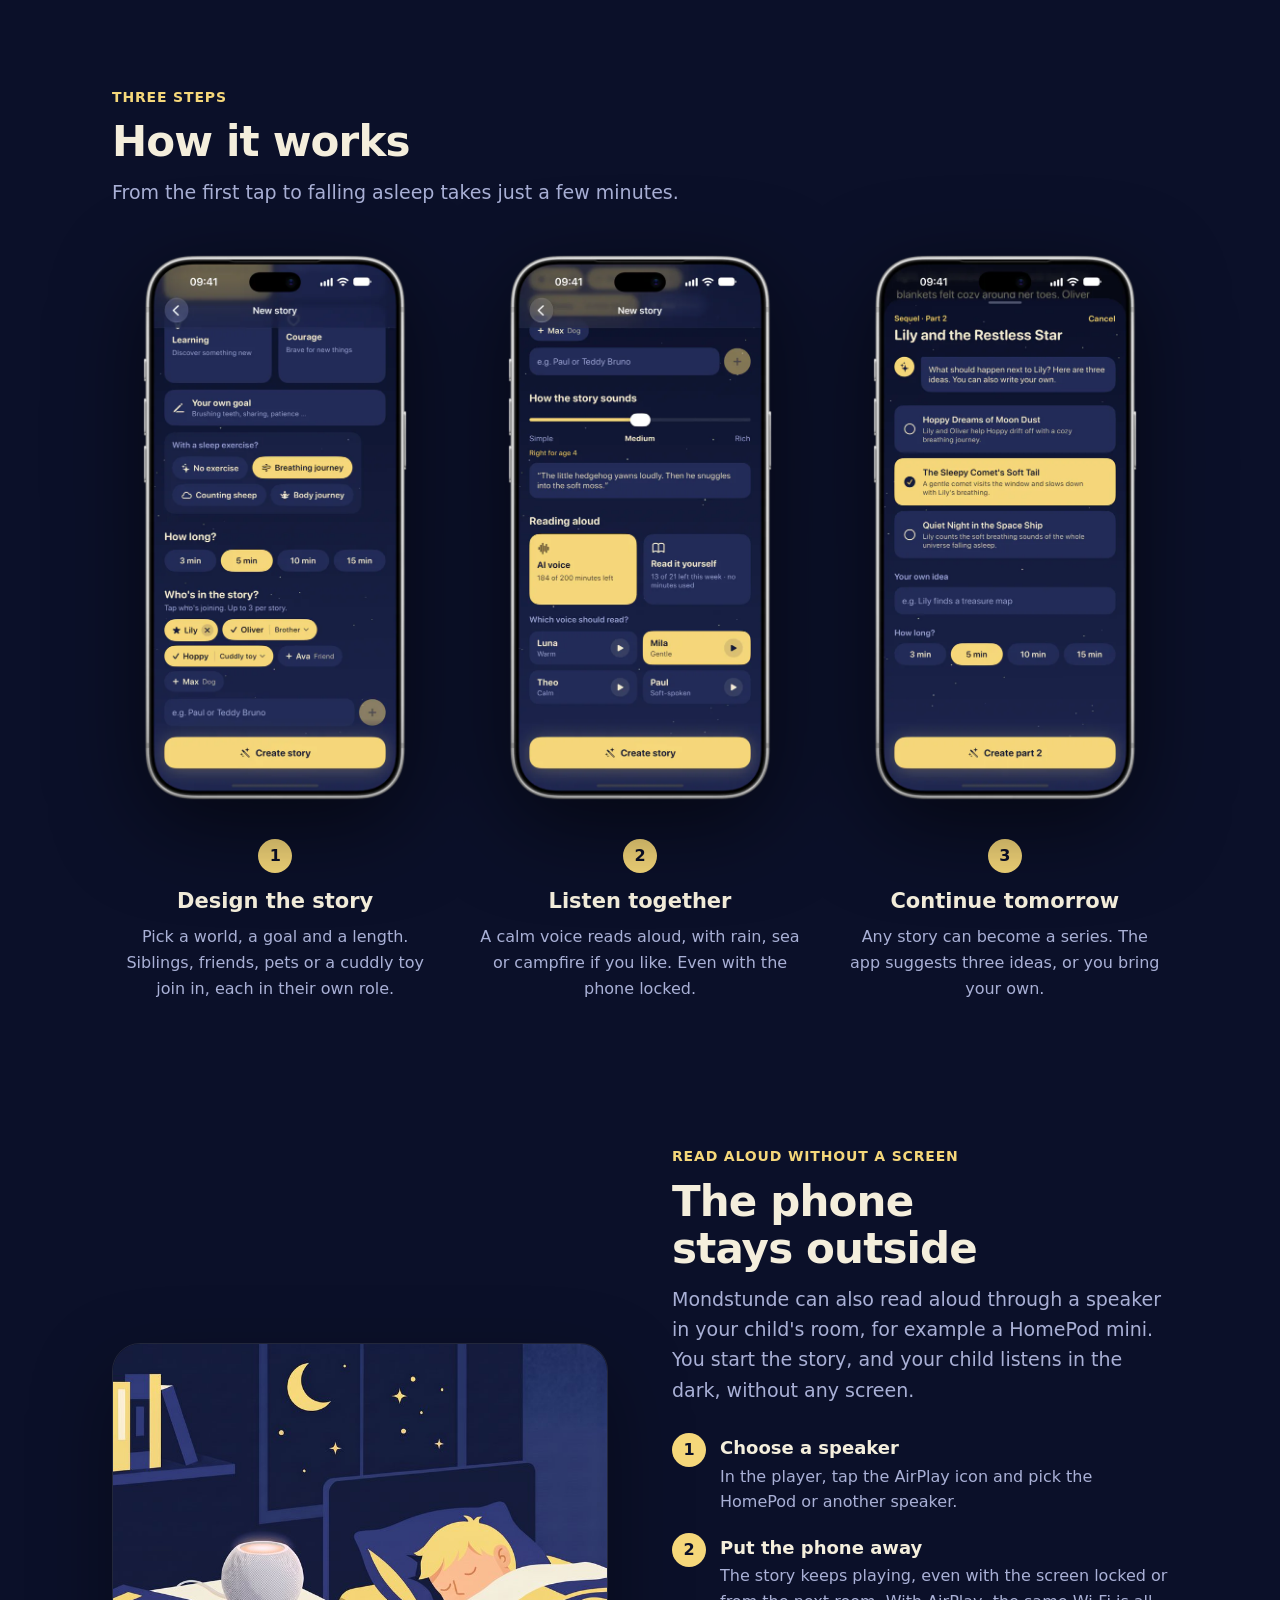
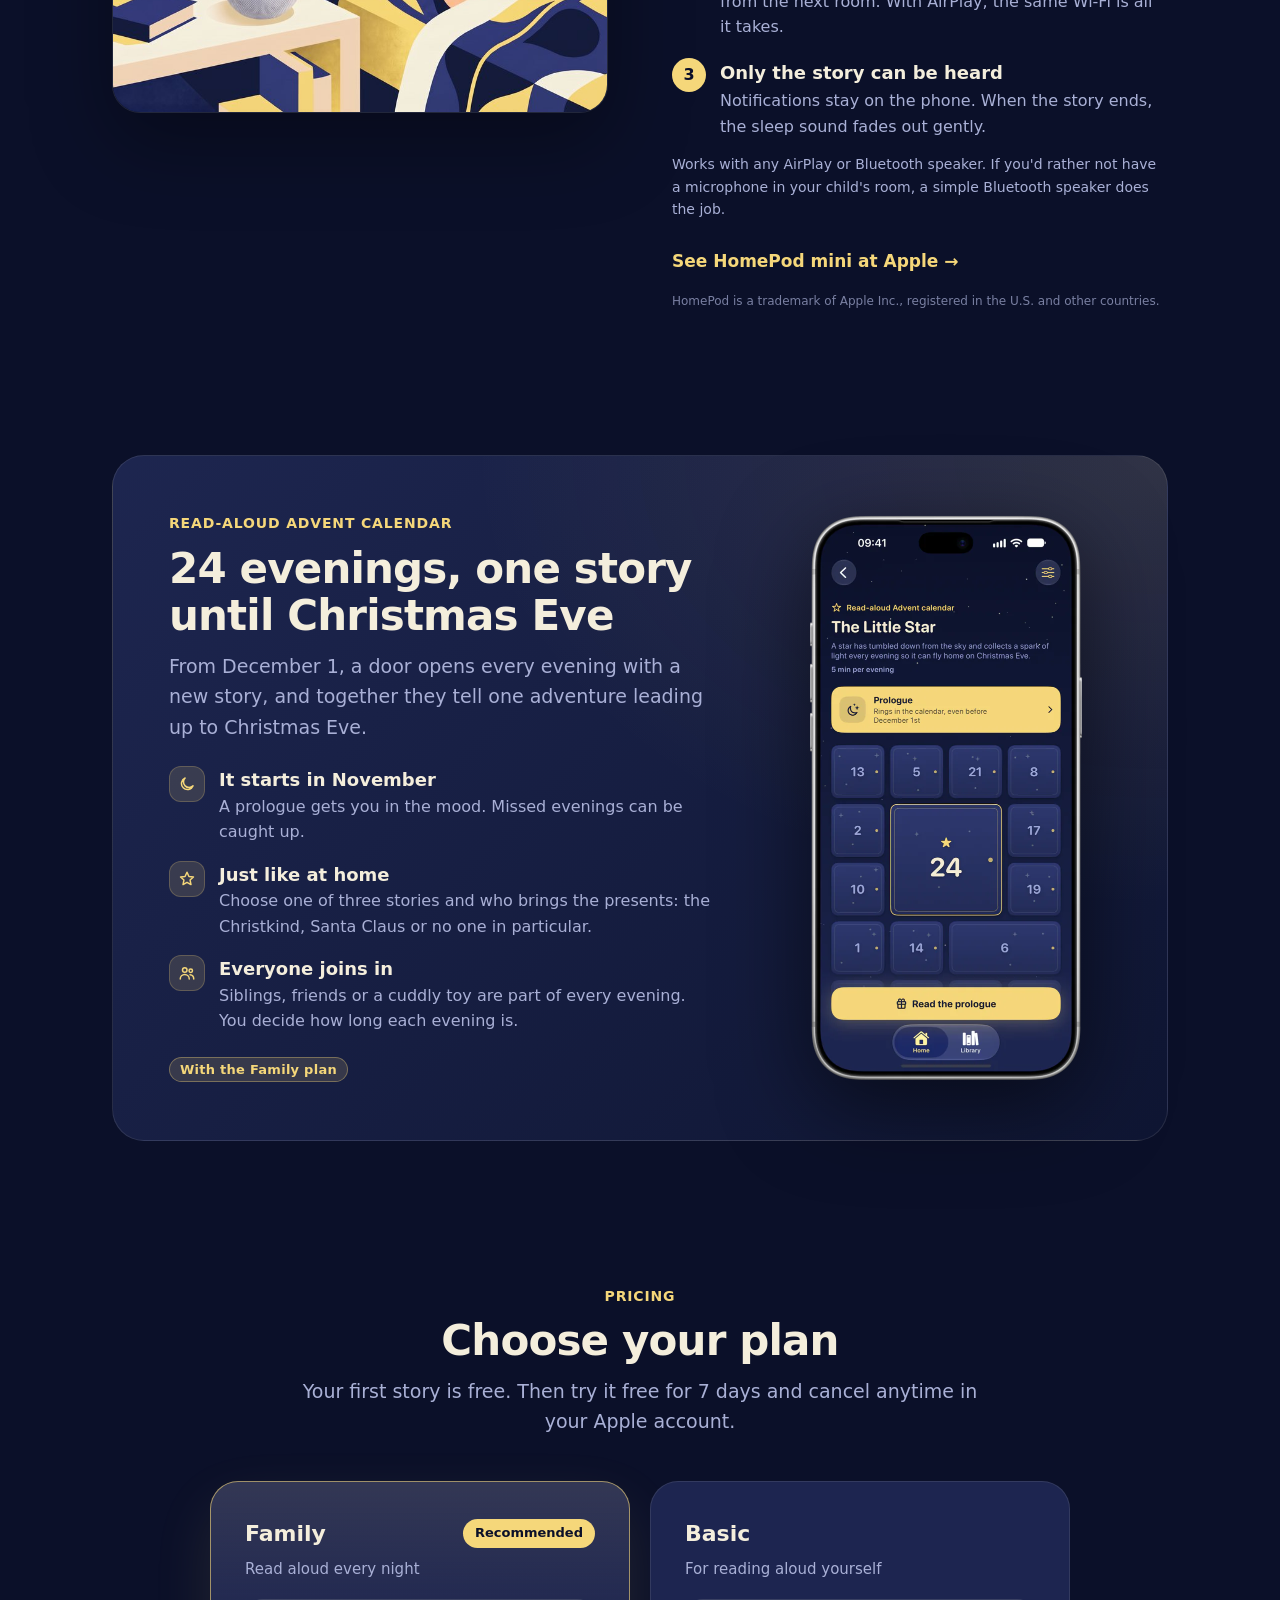
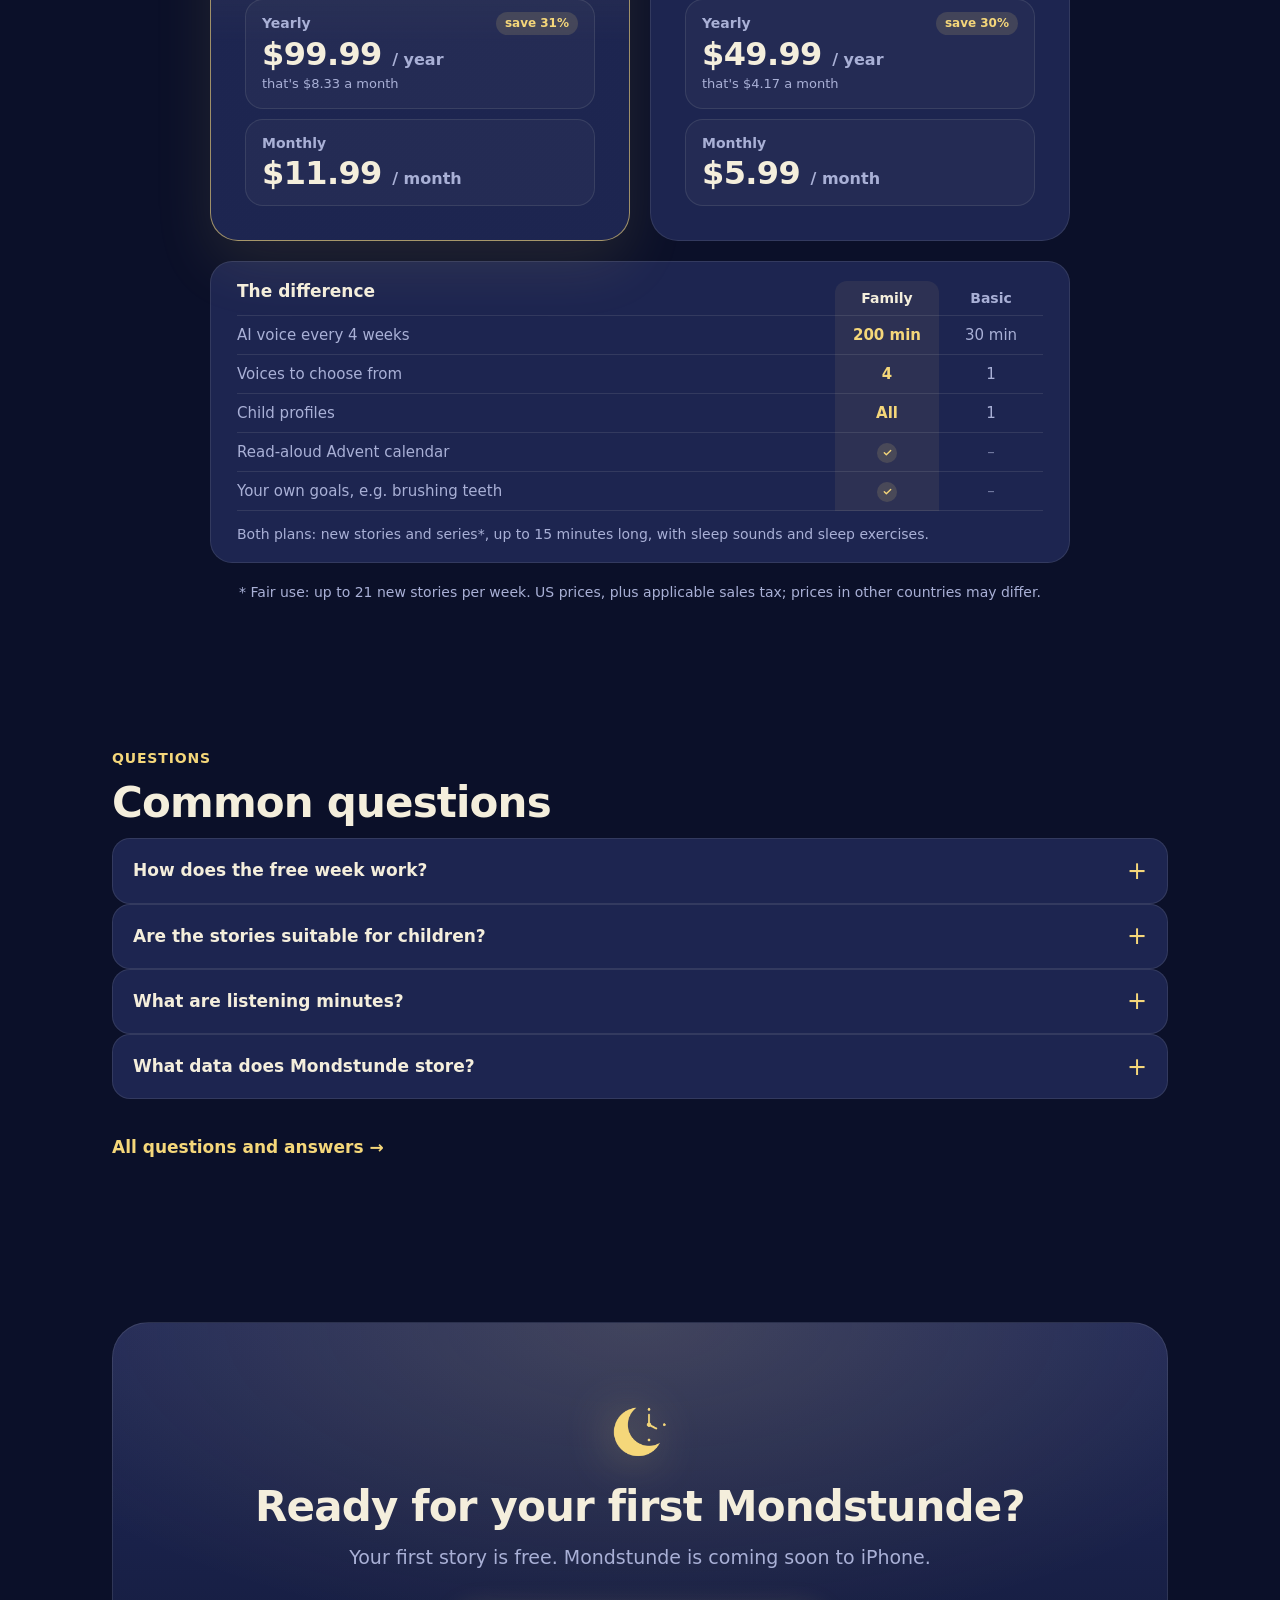
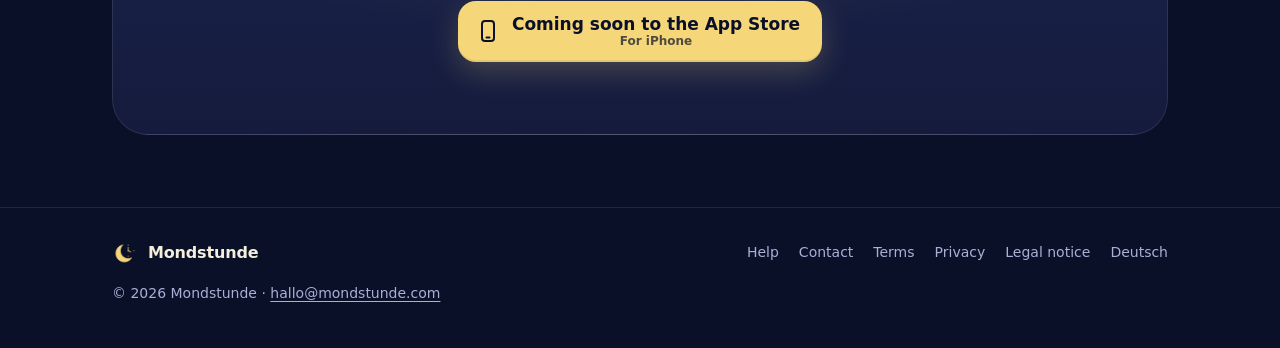
<file: en/index.html>
<!doctype html>
<html lang="en">
<head>
<meta charset="utf-8">
<script>
(function () {
  var here = "en", other = "/", pref = null;
  try {
    var chosen = new URLSearchParams(location.search).get("lang");
    if (chosen === "de" || chosen === "en") {
      pref = chosen;
      try { localStorage.setItem("lang", chosen); } catch (e) {}
      history.replaceState(null, "", location.pathname + location.hash);
    } else {
      try { pref = localStorage.getItem("lang"); } catch (e) {}
    }
    if (pref !== "de" && pref !== "en") {
      if (/bot|crawl|spider|slurp|facebookexternalhit|whatsapp|preview/i.test(navigator.userAgent)) return;
      var first = (navigator.languages && navigator.languages[0]) || navigator.language || "";
      pref = /^de(-|$)/i.test(first) ? "de" : "en";
    }
    if (pref !== here) location.replace(other + location.hash);
  } catch (e) {}
})();
</script>
<meta name="viewport" content="width=device-width, initial-scale=1, viewport-fit=cover">
<title>Mondstunde – Bedtime stories made just for your child</title>
<meta name="description" content="Mondstunde turns your ideas into a brand-new bedtime story every night, with your child as the hero. Right for their age, read aloud calmly, safe and ad-free.">
<meta name="theme-color" content="#0B1029">
<meta property="og:title" content="Mondstunde – Bedtime stories made just for your child">
<meta property="og:description" content="Mondstunde turns your ideas into a brand-new bedtime story every night, with your child as the hero. Right for their age, read aloud calmly, safe and ad-free.">
<meta property="og:type" content="website">
<meta property="og:site_name" content="Mondstunde">
<meta property="og:url" content="https://mondstunde.com/en/">
<meta property="og:locale" content="en_US">
<meta property="og:image" content="https://mondstunde.com/assets/og-en.jpg?v=6f2187a0">
<meta property="og:image:width" content="1200">
<meta property="og:image:height" content="630">
<meta property="og:image:alt" content="Mondstunde: bedtime stories made just for your child – two iPhones showing the app">
<meta name="twitter:card" content="summary_large_image">
<link rel="canonical" href="https://mondstunde.com/en/">
<link rel="alternate" hreflang="de" href="https://mondstunde.com/">
<link rel="alternate" hreflang="en" href="https://mondstunde.com/en/">
<link rel="alternate" hreflang="x-default" href="https://mondstunde.com/en/">
<link rel="icon" href="/assets/favicon.png" type="image/png">
<link rel="apple-touch-icon" href="/assets/icon-180.png">
<link rel="stylesheet" href="/assets/site.css?v=c92192a4">
</head>
<body>
<header class="top">
  <div class="wrap top-inner">
    <a class="brand" href="/en/"><img src="/assets/zeichen.png" alt="" width="34" height="34">Mondstunde</a>
    <nav aria-label="Hauptmenü"><a href="/en/#listen" class="wide">Listen</a><a href="/en/#why-mondstunde" class="wide">Why Mondstunde</a><a href="/en/#how-it-works" class="wide">How it works</a><a href="/en/#pricing" class="wide">Pricing</a><a href="/en/support/" class="wide">Help</a><a href="/?lang=de" class="lang">Deutsch</a></nav>
  </div>
</header>
<main>

<section class="hero">
  <div class="wrap hero-grid">
    <div class="hero-copy">
      <h1>Bedtime stories made just for your child</h1>
      <p class="lead">A brand-new story every night with your child as the hero, shaped around whatever is on their mind. Read it aloud yourself or let a calm voice read it.</p>
      <div class="cta-row"><span class="store" role="text"><svg viewBox="0 0 24 24" aria-hidden="true"><rect x="6" y="2" width="12" height="20" rx="3" fill="none" stroke="currentColor" stroke-width="2"/><path d="M10.5 18.5h3" stroke="currentColor" stroke-width="2" stroke-linecap="round"/></svg><span>Coming soon to the App Store<small>For iPhone</small></span></span><a class="listen" href="#listen"><span class="listen-icon" aria-hidden="true"></span>Listen to a sample</a></div>
      <p class="note">Your first story is free, no sign-up needed.</p>
      <ul class="chips"><li>For ages 3 to 10</li><li>Ad-free</li><li><a href="#speaker">Listen without a screen</a></li></ul>
    </div>
    <div class="hero-phone">
      <span class="glow" aria-hidden="true"></span>
      <figure class="phone"><img src="/assets/devices/en/hero-560.webp?v=2515e899" srcset="/assets/devices/en/hero-560.webp?v=2515e899 560w, /assets/devices/en/hero-980.webp?v=5b8f132b 980w" sizes="(max-width: 760px) 60vw, 330px" width="980" height="2000" loading="eager" fetchpriority="high" decoding="async" alt="The story from the sample in the app: to read aloud yourself or to listen to"></figure>
    </div>
  </div>
</section>


<section id="listen" class="wrap block sample">
  <p class="eyebrow">Listen in</p>
  <h2>Listen to a real story</h2>
  <p class="sub">Mondstunde wrote and read this story for Emma. Unedited, exactly as it came out of the app.</p>
  <div class="sample-grid">
    <aside class="recipe" aria-labelledby="recipe-h">
      <h3 id="recipe-h">How it was made</h3>
      <p class="recipe-sub">Chosen in the app in about 30 seconds</p>
      <ul class="recipe-list"><li><span class="ricon" aria-hidden="true"><svg viewBox="0 0 24 24" fill="none" stroke="currentColor" stroke-width="2" stroke-linecap="round" stroke-linejoin="round"><path d="M12 3l2.6 5.6 6 .7-4.5 4.1 1.2 6L12 16.4 6.7 19.4l1.2-6L3.4 9.3l6-.7z"/></svg></span><span class="rlabel">Main character</span><span class="rvalue">Emma, 5 years old</span></li><li><span class="ricon" aria-hidden="true"><svg viewBox="0 0 24 24" fill="none" stroke="currentColor" stroke-width="2" stroke-linecap="round" stroke-linejoin="round"><path d="M12 15.5a5.5 5.5 0 0 0 4.6-8.5A5 5 0 0 0 7.4 7a5.5 5.5 0 0 0 4.6 8.5z"/><path d="M12 11v10M12 14.5l-2.5-2M12 13l2.2-1.8"/></svg></span><span class="rlabel">World</span><span class="rvalue">Magic forest</span></li><li><span class="ricon" aria-hidden="true"><svg viewBox="0 0 24 24" fill="none" stroke="currentColor" stroke-width="2" stroke-linecap="round" stroke-linejoin="round"><circle cx="9" cy="8" r="3"/><path d="M3 20c0-3.3 2.7-6 6-6s6 2.7 6 6"/><circle cx="17" cy="9" r="2.3"/><path d="M16 14.2c2.8.2 5 2.5 5 5.8"/></svg></span><span class="rlabel">Also in the story</span><span class="rvalue">Hoppy the toy bunny and brother Ben</span></li><li><span class="ricon" aria-hidden="true"><svg viewBox="0 0 24 24" fill="none" stroke="currentColor" stroke-width="2" stroke-linecap="round" stroke-linejoin="round"><circle cx="12" cy="12" r="8"/><circle cx="12" cy="12" r="4"/><circle cx="12" cy="12" r=".6" fill="currentColor"/></svg></span><span class="rlabel">Goal</span><span class="rvalue">Your own goal: “Fall asleep alone in her own bed” <span class="fam">Family</span></span></li><li><span class="ricon" aria-hidden="true"><svg viewBox="0 0 24 24" fill="none" stroke="currentColor" stroke-width="2" stroke-linecap="round" stroke-linejoin="round"><circle cx="12" cy="12" r="8.5"/><path d="M12 7.5V12l3 2"/></svg></span><span class="rlabel">Length</span><span class="rvalue">5 minutes</span></li><li><span class="ricon" aria-hidden="true"><svg viewBox="0 0 24 24" fill="none" stroke="currentColor" stroke-width="2" stroke-linecap="round" stroke-linejoin="round"><path d="M5 6h14M5 10h14M5 14h9M5 18h6"/></svg></span><span class="rlabel">Language</span><span class="rvalue">Just right for a 5-year-old</span></li><li><span class="ricon" aria-hidden="true"><svg viewBox="0 0 24 24" fill="none" stroke="currentColor" stroke-width="2" stroke-linecap="round" stroke-linejoin="round"><path d="M4 10v4M8 7v10M12 4v16M16 7v10M20 10v4"/></svg></span><span class="rlabel">Voice</span><span class="rvalue">Mila, gentle <span class="fam">Family</span></span></li><li><span class="ricon" aria-hidden="true"><svg viewBox="0 0 24 24" fill="none" stroke="currentColor" stroke-width="2" stroke-linecap="round" stroke-linejoin="round"><path d="M7 15a4 4 0 0 1-.6-8A5.5 5.5 0 0 1 17 6a3.6 3.6 0 0 1 .4 7.2"/><path d="M9 17l-1 3M13 17l-1 3M17 15l-1 3"/></svg></span><span class="rlabel">Sound</span><span class="rvalue">Soft rain</span></li></ul>
      <p class="recipe-note"><span class="fam">Family</span> included in the Family plan only</p>
    </aside>
    <article class="player" data-story="/assets/sample/story-en.m4a?v=d5addcc0" data-rain="/assets/sample/rain.m4a"
      data-title="Emma and the Cozy Forest Bed" data-label-play="Play the story" data-label-pause="Pause"
      data-label-more="Read the whole story" data-label-less="Show less" data-rain-on="Rain sound on" data-rain-off="Rain sound off">
      <div class="player-head">
        <p class="player-world"><span class="ricon" aria-hidden="true"><svg viewBox="0 0 24 24" fill="none" stroke="currentColor" stroke-width="2" stroke-linecap="round" stroke-linejoin="round"><path d="M12 15.5a5.5 5.5 0 0 0 4.6-8.5A5 5 0 0 0 7.4 7a5.5 5.5 0 0 0 4.6 8.5z"/><path d="M12 11v10M12 14.5l-2.5-2M12 13l2.2-1.8"/></svg></span>Magic forest</p>
        <h3>Emma and the Cozy Forest Bed</h3>
        <p class="player-meta">5 min · Your own goal · for Emma</p>
      </div>
      <div class="controls">
        <button type="button" class="play" aria-label="Play the story"><span class="play-icon" aria-hidden="true"></span></button>
        <div class="track">
          <input type="range" class="seek" min="0" max="266.3" step="0.1" value="0" aria-label="Position in the story">
          <div class="times"><span class="now">0:00</span><span>4:26</span></div>
        </div>
        <button type="button" class="rain-toggle" aria-pressed="true" aria-label="Rain sound on"><span class="ricon" aria-hidden="true"><svg viewBox="0 0 24 24" fill="none" stroke="currentColor" stroke-width="2" stroke-linecap="round" stroke-linejoin="round"><path d="M7 15a4 4 0 0 1-.6-8A5.5 5.5 0 0 1 17 6a3.6 3.6 0 0 1 .4 7.2"/><path d="M9 17l-1 3M13 17l-1 3M17 15l-1 3"/></svg></span><span>Rain</span></button>
      </div>
      <div class="story-text collapsed" lang="en"><p data-start="0.31" data-words="0.31 0.54 1.44 1.68 1.94 2.27 2.94 3.54 4.01 4.13 4.92 6.11 6.62 7.09 7.62 8.16 9.06 9.75 10.26 10.5 10.74 12.16 12.36 12.6 13.08 13.2 14.26 14.71 14.88 15.48 15.66 16.02 16.78 18.36 18.66 19.75 20.21 20.52 20.72 21.12 21.36 23.21 23.34 23.82 24.28 24.66 25.65 26.16 26.53 26.7 26.94 28.79 29.1 29.57 31.05 31.74 32.24">Emma walked through the soft green grass of the enchanted forest. Her plush toy bunny, Hoppy, rested safely under her arm. Her big brother, Ben, walked beside her along the winding path. Glowing blue flowers lit up the gentle evening air. The tall, friendly trees swayed softly in the light breeze. Everything felt quiet, peaceful, and warm.</p><p data-start="33.91" data-words="33.91 34.61 34.79 34.92 35.04 35.57 36.52 36.65 37.32 37.43 38.47 38.93 39.36 39.94 40.2 40.74 41.1 41.33 41.58 41.98 42.3 42.42 43.38 44.64 44.82 45.53 46.19 46.44 46.98 47.16 47.46 47.88 48.3 49.56 50.16 50.4 50.58 51.3 51.36 51.6 51.72 52.26 53.46 54.21 54.36 54.65 54.96 55.38 55.8 56.57 56.7 57 58.53 58.68 59.4 59.82 60.14 60.54 61.02 61.14" class="later">“Look at the little moss nest,” Emma whispered to Ben. A tiny forest bird was tucking its wings into a green cushion. The bird fluttered softly and chirped a gentle goodnight song. Ben smiled and held Emma’s hand as they watched. “Every forest friend has a cozy sleeping spot,” Ben said gently. Emma hugged Hoppy tight and nodded her head.</p><p data-start="62.52" data-words="62.52 62.82 63.19 63.78 64.48 64.86 65.14 65.34 65.45 65.76 66.18 66.54 67.62 68.09 68.39 68.51 68.76 69.41 69.54 69.73 70.22 70.31 70.98 72.26 72.54 72.78 73.08 73.31 73.86 74.15 74.72 74.87 75.12 75.42 77.07 77.45 78.03 78.23 78.5 78.72 79.25 79.9 80.4 81.87 82.02 82.32 82.68 82.89 83.04 83.89 84 84.54 85.74 85.92 86.1 86.34 86.7 87.12 88.08 88.69 88.74 88.86 88.94" class="later">A soft silver deer stepped out from behind a silver tree. It curled up all alone on a bed of dry leaves. The deer looked very safe and happy in its own little place. Emma watched the deer close its big, gentle eyes. “The deer likes its own bed,” Emma said softly. “It looks so peaceful there,” Ben agreed with a quiet smile.</p><p data-start="89.7" data-words="89.7 91.37 92.22 92.54 92.64 93.12 93.9 94.14 94.32 94.44 94.8 95.34 96.77 97.08 97.72 98.04 98.64 99.12 99.48 99.72 100.26 100.75 101.22 102.6 102.96 103.14 103.44 103.74 103.87 104.22 104.71 105.18 107.19 107.59 108.04 108.12 108.55 108.84 109.02 109.14 109.38 109.92 111.12 111.42 111.99 112.14 112.44 112.68 112.98 113.7 115.35 115.63 115.74 115.86 116.1 116.22 116.34 116.58" class="later">Soon, Emma, Ben, and Hoppy walked back to their warm wooden cabin. The enchanted forest glowed softly under the rising silver moon. Stars began to blink through the branches like tiny nightlights. Emma felt her eyelids getting a little bit heavy. She held Hoppy close against her warm cotton pajamas. It was time to get ready for sleep.</p><p data-start="117.12" data-words="117.12 118.38 118.98 119.3 119.79 119.94 120.12 120.36 120.75 121.02 122.45 122.58 123.22 123.36 123.48 124.2 124.68 124.86 125.16 125.81 126.54 127.38 127.94 128.34 128.55 129.37 130.34 130.44 130.74 131.52 132.78 133.02 133.24 133.38 133.97 134.81 134.88 135.12 135.42 135.78 136.19 136.74 138 138.7 138.96 139.31 139.44 139.62 140.16 140.75 141 141.24 141.48 142.74 142.99 143.28 143.46 144.55 144.66" class="later">Ben helped Emma climb into her very own big bed. Her blanket was soft and smelled like fresh lavender flowers. Her fluffy pillow was cool, smooth, and very inviting. “You have your own cozy nest, just like the deer,” Ben said. Emma tucked Hoppy beneath the warm blanket right next to her. She looked around her quiet, safe room.</p><p data-start="145.56" data-words="145.56 146.81 147.24 147.47 147.53 148.25 148.56 149.03 149.28 149.58 149.81 150.06 151.31 151.84 151.97 152.03 152.28 152.4 152.52 152.94 153.3 153.78 154.38 155.63 155.81 155.94 156.3 156.6 156.72 157.19 157.5 157.74 158.4 159.78 159.96 160.19 160.49 161.34 161.46 162.12 162.66 163.08 163.41 164.52 165.12 165.72 166.14 166.68 167.16 167.94 168.48 169.26 169.5 169.8 171 171.35 172.08 172.86 173.07 173.16" class="later">Emma felt a little unsure about staying alone in her room. Ben sat on the edge of the mattress and smiled kindly. “I am just across the hall in my room,” Ben whispered. “And you have brave, soft Hoppy right beside you.” Emma touched Hoppy’s long, velvety ears. She realized her own bed was the coziest place in the world.</p><p data-start="175.52" data-words="175.52 175.62 175.8 175.92 176.16 177.12 177.48 177.9 177.96 178.5 178.98 179.7 180.97 181.2 181.44 181.68 182.04 182.1 182.58 182.94 183.59 186.31 186.48 186.78 186.96 187.13 187.26 187.56 187.92 188.1 188.58 189.75 189.96 190.2 190.38 190.62 190.95 191.34 192.06 192.24 192.42 192.57 193.02 194.29 194.62 195.54 196.02 196.32 197.16 197.81 199.18 199.8 199.92 200.1 200.22 200.46 200.88 201.22 201.3" class="later">“I can do it,” Emma said in a proud, gentle whisper. “I can sleep in my own warm bed all night.” Ben gave her a soft kiss on her forehead. He turned on her little star lamp before walking to the door. “Good night, Emma, sleep well,” Ben whispered quietly. He left the door open just a little bit.</p><p data-start="203.18" data-words="203.18 203.94 204.12 204.42 205.14 206.3 206.4 206.7 207.71 208.86 209.35 209.46 209.88 210.36 210.78 211.32 212.42 212.64 212.82 214.45 214.62 214.8 215.16 215.28 215.7 216.3 216.54 217.18 217.53 218.16 219.46 219.66 219.9 220.32 220.77 221.04 221.4 221.72 221.94 223.98 224.46 224.88 225.18 225.36 225.6 225.96 227.28 227.52 227.7 229.97 230.22 230.82 231.12 231.32 231.56 231.84 232.32 232.63 233.04" class="later">The room was peaceful, warm, and very quiet. Emma took a slow, deep breath in and let it out. She felt her feet relax under the heavy, cozy blanket. She felt her shoulders sink down into the soft mattress. Hoppy rested quietly against her arm, sharing the soft pillow. Emma smiled as she watched the gentle star lamp shine.</p><p data-start="235.72" data-words="235.72 236.1 236.34 237.13 237.24 237.91 238.38 239.04 239.28 239.53 239.94 240.48 241.74 241.98 242.16 242.7 242.76 242.88 243.91 243.96 244.25 244.5 245.07 245.16 246.69 246.84 247.29 247.86 249.82 249.96 250.32 250.86 251.29 251.4 251.7 253.53 253.98 254.53 254.76 255.54 256.26 257.22 258.43 258.48 258.72 258.89 260.87 261 261.3 261.6 261.72 262.68 263.27 263.51 265.01 265.07" class="later">Outside the window, the enchanted forest rested under the silver moon. The little bird slept in the moss, and the deer slept on leaves. Emma felt safe, cozy, and very proud in her own bed. Her breathing became slow, deep, and steady like a soft song. She closed her eyes and drifted into sweet, happy dreams.</p></div>
      <button type="button" class="more-toggle" aria-expanded="false">Read the whole story</button>
      <div class="voices">
        <p class="voices-h">Four voices to choose from</p>
        <p class="voices-sub">Hear the opening in each voice. Luna comes with every plan; Mila, Theo and Paul with the Family plan.</p>
        <ul class="voice-list"><li><button type="button" class="voice" data-src="/assets/sample/voice-luna-en.m4a?v=f3528fad" aria-label="Play the opening with Luna"><span class="vplay" aria-hidden="true"></span><span class="vname">Luna</span><span class="vdesc">Warm</span></button></li><li><button type="button" class="voice" data-src="/assets/sample/voice-mila-en.m4a?v=a369241a" aria-label="Play the opening with Mila"><span class="vplay" aria-hidden="true"></span><span class="vname">Mila</span><span class="vdesc">Gentle</span></button></li><li><button type="button" class="voice" data-src="/assets/sample/voice-theo-en.m4a?v=8330fcc2" aria-label="Play the opening with Theo"><span class="vplay" aria-hidden="true"></span><span class="vname">Theo</span><span class="vdesc">Calm</span></button></li><li><button type="button" class="voice" data-src="/assets/sample/voice-paul-en.m4a?v=6d5cbdec" aria-label="Play the opening with Paul"><span class="vplay" aria-hidden="true"></span><span class="vname">Paul</span><span class="vdesc">Soft-spoken</span></button></li></ul>
      </div>
      <audio class="story-audio" preload="none" src="/assets/sample/story-en.m4a?v=d5addcc0"></audio>
    </article>
  </div>
  <div class="series">
    <h3>And tomorrow? It becomes a series.</h3>
    <p class="series-sub">After every story, Mondstunde suggests three directions for the next part. For Emma, these were:</p>
    <ol class="directions"><li><span class="part">Part 2</span><h4>Hoppy Dreams of the Starry Sky</h4><p>Emma and Hoppy take a gentle imaginary journey across the night sky.</p></li><li><span class="part">Part 2</span><h4>The Moonlit Lullaby of the Forest</h4><p>Soft woodland sounds help Emma drift even deeper into peaceful sleep.</p></li><li><span class="part">Part 2</span><h4>Emma's Morning Sunbeam Adventure</h4><p>A sweet peek at the happy morning waiting for Emma after a good night's rest.</p></li></ol>
  </div>
  <p class="honest">Text and voice are AI-generated and unedited. Emma, Hoppy and Ben are made up.</p>
</section>
<script src="/assets/sample.js?v=4bd9b4ba" defer></script>


<section id="why-mondstunde" class="wrap block">
  <p class="eyebrow">Why Mondstunde</p>
  <h2>What makes Mondstunde special</h2>
  <p class="sub">No off-the-shelf stories: each one is new, made for your evening.</p>
  <div class="grid four"><div class="card"><span class="icon" aria-hidden="true"><svg viewBox="0 0 24 24" fill="none" stroke="currentColor" stroke-width="2" stroke-linecap="round" stroke-linejoin="round"><circle cx="12" cy="5" r="2.5"/><path d="M12 8v7M8 10l4 2 4-2M9.5 21l2.5-6 2.5 6"/></svg></span><h3>Your child is the hero</h3><p>Siblings, friends, pets or cuddly toys join in, each in their own role. Or let other characters tell the story.</p></div><div class="card"><span class="icon" aria-hidden="true"><svg viewBox="0 0 24 24" fill="none" stroke="currentColor" stroke-width="2" stroke-linecap="round" stroke-linejoin="round"><circle cx="12" cy="12" r="8"/><circle cx="12" cy="12" r="4"/><circle cx="12" cy="12" r=".6" fill="currentColor"/></svg></span><h3>Helps with whatever comes up</h3><p>Falling asleep with a breathing journey, starting daycare, a doctor's visit or fear of the dark. Or your own goal, like brushing teeth. <span class="fam">Family</span></p></div><div class="card"><span class="icon" aria-hidden="true"><svg viewBox="0 0 24 24" fill="none" stroke="currentColor" stroke-width="2" stroke-linecap="round" stroke-linejoin="round"><path d="M5 19c0-8 5-13 14-14 0 9-5 14-13 14z"/><path d="M5 19c3-4 6-7 10-9"/></svg></span><h3>Grows with your child</h3><p>Language and plot fit their age. A slider makes stories simpler or richer.</p><div class="level-demo"><div class="level-tabs" role="group" aria-label="Language level"><button type="button" data-level="1" aria-pressed="false"><span class="bars" data-level="1" aria-hidden="true"><i></i><i></i><i></i></span>Simple</button><button type="button" data-level="2" aria-pressed="true"><span class="bars" data-level="2" aria-hidden="true"><i></i><i></i><i></i></span>Medium</button><button type="button" data-level="3" aria-pressed="false"><span class="bars" data-level="3" aria-hidden="true"><i></i><i></i><i></i></span>Rich</button></div><p class="level-text" data-level="1" hidden>“Mia sees a star. The star blinks. Mia waves at it.”</p><p class="level-text" data-level="2">“Mia sits by the round window and watches a little star drift slowly past.”</p><p class="level-text" data-level="3" hidden>“As the starship glides silently through the night, Mia spots a comet whose tail sparkles like gold dust.”</p></div></div><div class="card"><span class="icon" aria-hidden="true"><svg viewBox="0 0 24 24" fill="none" stroke="currentColor" stroke-width="2" stroke-linecap="round" stroke-linejoin="round"><path d="M12 3l7 3v5c0 5-3 8.5-7 10-4-1.5-7-5-7-10V6z"/><path d="M9 12l2 2 4-4"/></svg></span><h3>Safe and private</h3><p>Every story is checked to be child-friendly. Ad-free, no sign-up, and your stories stay with you on your iPhone.</p></div></div>
</section>
<script>
document.querySelectorAll(".level-demo").forEach(function (demo) {
  var buttons = demo.querySelectorAll("button"), texts = demo.querySelectorAll(".level-text");
  buttons.forEach(function (button) {
    button.addEventListener("click", function () {
      buttons.forEach(function (other) { other.setAttribute("aria-pressed", String(other === button)); });
      texts.forEach(function (text) { text.hidden = text.dataset.level !== button.dataset.level; });
    });
  });
});
</script>

<section id="how-it-works" class="wrap block">
  <p class="eyebrow">Three steps</p>
  <h2>How it works</h2>
  <p class="sub">From the first tap to falling asleep takes just a few minutes.</p>
  <ol class="steps"><li class="step"><figure class="phone"><img src="/assets/devices/en/create-560.webp?v=525f0422" srcset="/assets/devices/en/create-560.webp?v=525f0422 560w, /assets/devices/en/create-980.webp?v=071b3a39 980w" sizes="(max-width: 760px) 60vw, 330px" width="980" height="2000" loading="lazy" decoding="async" alt="Designing a new story: who's in it, each with a role"></figure><div class="step-text"><span class="num">1</span><h3>Design the story</h3><p>Pick a world, a goal and a length. Siblings, friends, pets or a cuddly toy join in, each in their own role.</p></div></li><li class="step"><figure class="phone"><img src="/assets/devices/en/listen-560.webp?v=d6a25387" srcset="/assets/devices/en/listen-560.webp?v=d6a25387 560w, /assets/devices/en/listen-980.webp?v=f17923c3 980w" sizes="(max-width: 760px) 60vw, 330px" width="980" height="2000" loading="lazy" decoding="async" alt="Listening with a background sound"></figure><div class="step-text"><span class="num">2</span><h3>Listen together</h3><p>A calm voice reads aloud, with rain, sea or campfire if you like. Even with the phone locked.</p></div></li><li class="step"><figure class="phone"><img src="/assets/devices/en/series-560.webp?v=2164579b" srcset="/assets/devices/en/series-560.webp?v=2164579b 560w, /assets/devices/en/series-980.webp?v=1f97520e 980w" sizes="(max-width: 760px) 60vw, 330px" width="980" height="2000" loading="lazy" decoding="async" alt="Continuing a story as a series"></figure><div class="step-text"><span class="num">3</span><h3>Continue tomorrow</h3><p>Any story can become a series. The app suggests three ideas, or you bring your own.</p></div></li></ol>
</section>


<section id="speaker" class="wrap block">
  <div class="speaker">
    <figure class="speaker-art">
      <img src="/assets/lautsprecher-1400.jpg" srcset="/assets/lautsprecher-800.jpg 800w, /assets/lautsprecher-1400.jpg 1400w"
           sizes="(max-width: 860px) 100vw, 540px" width="1400" height="1045" loading="lazy" alt="Illustration: a child sleeps under the duvet; on the bedside table a HomePod mini glows softly on top. Moon and stars in the window.">
    </figure>
    <div class="speaker-copy">
      <p class="eyebrow">Read aloud without a screen</p>
      <h2>The phone stays outside</h2>
      <p class="sub">Mondstunde can also read aloud through a speaker in your child's room, for example a HomePod mini. You start the story, and your child listens in the dark, without any screen.</p>
      <ol class="speaker-steps"><li><span class="num">1</span><div><h3>Choose a speaker</h3><p>In the player, tap the AirPlay icon and pick the HomePod or another speaker.</p></div></li><li><span class="num">2</span><div><h3>Put the phone away</h3><p>The story keeps playing, even with the screen locked or from the next room. With AirPlay, the same Wi-Fi is all it takes.</p></div></li><li><span class="num">3</span><div><h3>Only the story can be heard</h3><p>Notifications stay on the phone. When the story ends, the sleep sound fades out gently.</p></div></li></ol>
      <p class="note">Works with any AirPlay or Bluetooth speaker. If you'd rather not have a microphone in your child's room, a simple Bluetooth speaker does the job.</p>
      <p><a class="more" href="https://www.apple.com/homepod-mini/" rel="noopener">See HomePod mini at Apple →</a></p>
      <p class="fine">HomePod is a trademark of Apple Inc., registered in the U.S. and other countries.</p>
    </div>
  </div>
</section>



<section id="advent-calendar" class="wrap block">
  <div class="advent">
    <div class="advent-copy">
      <p class="eyebrow">Read-aloud Advent calendar</p>
      <h2>24 evenings, one story until Christmas Eve</h2>
      <p class="sub">From December 1, a door opens every evening with a new story, and together they tell one adventure leading up to Christmas Eve.</p>
      <ul class="advent-points"><li><span class="ricon" aria-hidden="true"><svg viewBox="0 0 24 24" fill="none" stroke="currentColor" stroke-width="2" stroke-linecap="round" stroke-linejoin="round"><path d="M20 14.5A8 8 0 1 1 9.5 4a6.5 6.5 0 0 0 10.5 10.5z"/></svg></span><div><h3>It starts in November</h3><p>A prologue gets you in the mood. Missed evenings can be caught up.</p></div></li><li><span class="ricon" aria-hidden="true"><svg viewBox="0 0 24 24" fill="none" stroke="currentColor" stroke-width="2" stroke-linecap="round" stroke-linejoin="round"><path d="M12 3l2.6 5.6 6 .7-4.5 4.1 1.2 6L12 16.4 6.7 19.4l1.2-6L3.4 9.3l6-.7z"/></svg></span><div><h3>Just like at home</h3><p>Choose one of three stories and who brings the presents: the Christkind, Santa Claus or no one in particular.</p></div></li><li><span class="ricon" aria-hidden="true"><svg viewBox="0 0 24 24" fill="none" stroke="currentColor" stroke-width="2" stroke-linecap="round" stroke-linejoin="round"><circle cx="9" cy="8" r="3"/><path d="M3 20c0-3.3 2.7-6 6-6s6 2.7 6 6"/><circle cx="17" cy="9" r="2.3"/><path d="M16 14.2c2.8.2 5 2.5 5 5.8"/></svg></span><div><h3>Everyone joins in</h3><p>Siblings, friends or a cuddly toy are part of every evening. You decide how long each evening is.</p></div></li></ul>
      <p class="advent-fam"><span class="fam">With the Family plan</span></p>
    </div>
    <div class="advent-phone"><figure class="phone"><img src="/assets/devices/en/advent-560.webp?v=0afe66bb" srcset="/assets/devices/en/advent-560.webp?v=0afe66bb 560w, /assets/devices/en/advent-980.webp?v=ce496341 980w" sizes="(max-width: 760px) 60vw, 330px" width="980" height="2000" loading="lazy" decoding="async" alt="The read-aloud Advent calendar in the app"></figure></div>
  </div>
</section>


<section id="pricing" class="wrap block pricing">
  <p class="eyebrow">Pricing</p>
  <h2>Choose your plan</h2>
  <p class="sub">Your first story is free. Then try it free for 7 days and cancel anytime in your Apple account.</p>
  <div class="plans"><div class="plan featured"><div class="plan-head"><h3>Family</h3><span class="badge">Recommended</span></div><p class="tagline">Read aloud every night</p><div class="options"><div class="option"><div class="option-head"><span>Yearly</span><span class="save">save 31%</span></div><p class="price">$99.99 <small>/ year</small></p><p class="per-month">that's $8.33 a month</p></div><div class="option"><div class="option-head"><span>Monthly</span></div><p class="price">$11.99 <small>/ month</small></p></div></div></div><div class="plan"><div class="plan-head"><h3>Basic</h3></div><p class="tagline">For reading aloud yourself</p><div class="options"><div class="option"><div class="option-head"><span>Yearly</span><span class="save">save 30%</span></div><p class="price">$49.99 <small>/ year</small></p><p class="per-month">that's $4.17 a month</p></div><div class="option"><div class="option-head"><span>Monthly</span></div><p class="price">$5.99 <small>/ month</small></p></div></div></div></div>
  <div class="compare"><h3>The difference</h3><table><colgroup><col><col class="plan-col"><col class="plan-col"></colgroup><thead><tr><td></td><th scope="col" class="pick">Family</th><th scope="col">Basic</th></tr></thead><tbody><tr><th scope="row">AI voice every 4 weeks</th><td class="pick"><span class="amount">200 min</span></td><td><span class="amount less">30 min</span></td></tr><tr><th scope="row">Voices to choose from</th><td class="pick"><span class="amount">4</span></td><td><span class="amount less">1</span></td></tr><tr><th scope="row">Child profiles</th><td class="pick"><span class="amount">All</span></td><td><span class="amount less">1</span></td></tr><tr><th scope="row">Read-aloud Advent calendar</th><td class="pick"><span class="yes" role="img" aria-label="✓"></span></td><td><span class="no" aria-label="–">–</span></td></tr><tr><th scope="row">Your own goals, e.g. brushing teeth</th><td class="pick"><span class="yes" role="img" aria-label="✓"></span></td><td><span class="no" aria-label="–">–</span></td></tr></tbody></table><p class="both">Both plans: new stories and series*, up to 15 minutes long, with sleep sounds and sleep exercises.</p></div>
  <p class="note">* Fair use: up to 21 new stories per week. US prices, plus applicable sales tax; prices in other countries may differ.</p>
</section>

<section class="wrap block">
  <p class="eyebrow">Questions</p>
  <h2>Common questions</h2>
  <div class="faq"><details><summary>How does the free week work?</summary><p>New subscribers can try Mondstunde free for 7 days. Cancel before the week ends and you pay nothing. After that, the subscription renews automatically.</p></details><details><summary>Are the stories suitable for children?</summary><p>Every story is checked automatically before it is shown: no violence, nothing scary, nobody is mocked. If anything still seems off, please let us know.</p></details><details><summary>What are listening minutes?</summary><p>The AI voice costs us money per minute, so there is an allowance: 200 minutes with Family, 30 minutes with Basic, each per 4 weeks. The minutes are deducted when a story with the AI voice is created. After that you can listen to it as often as you like, on your other devices too. You can see your balance in Settings.</p></details><details><summary>What data does Mondstunde store?</summary><p>You don't need an account. For a story we only send your child's first name, age and form of address, the options you chose, the names of other characters (with their role, e.g. “Rex (dog)”) and the favorite things you entered to Google Gemini. The app asks for your consent first. Stories and profiles are stored on your device and in your private iCloud, which we cannot access. Audio stays on the device. Settings → Delete all data removes your stories, profiles and anonymous account with one tap, including from iCloud. What is kept for a short time afterwards is explained in our <a href="/en/privacy/">privacy policy</a>.</p></details></div>
  <p><a class="more" href="/en/support/">All questions and answers →</a></p>
</section>

<section class="wrap block">
  <div class="final">
    <img src="/assets/zeichen.png" alt="" width="72" height="72">
    <h2>Ready for your first Mondstunde?</h2>
    <p class="sub">Your first story is free. Mondstunde is coming soon to iPhone.</p>
    <span class="store" role="text"><svg viewBox="0 0 24 24" aria-hidden="true"><rect x="6" y="2" width="12" height="20" rx="3" fill="none" stroke="currentColor" stroke-width="2"/><path d="M10.5 18.5h3" stroke="currentColor" stroke-width="2" stroke-linecap="round"/></svg><span>Coming soon to the App Store<small>For iPhone</small></span></span>
  </div>
</section>

</main>
<footer>
  <div class="wrap foot">
    <a class="brand small" href="/en/"><img src="/assets/zeichen.png" alt="" width="26" height="26">Mondstunde</a>
    <nav aria-label="Rechtliches"><a href="/en/support/">Help</a><a href="/en/contact/">Contact</a><a href="/en/terms/">Terms</a><a href="/en/privacy/">Privacy</a><a href="/en/legal-notice/">Legal notice</a><a href="/?lang=de">Deutsch</a></nav>
    <span class="copy">© 2026 Mondstunde · <a href="mailto:hallo@mondstunde.com">hallo@mondstunde.com</a></span>
  </div>
</footer>
</body>
</html>
</file>
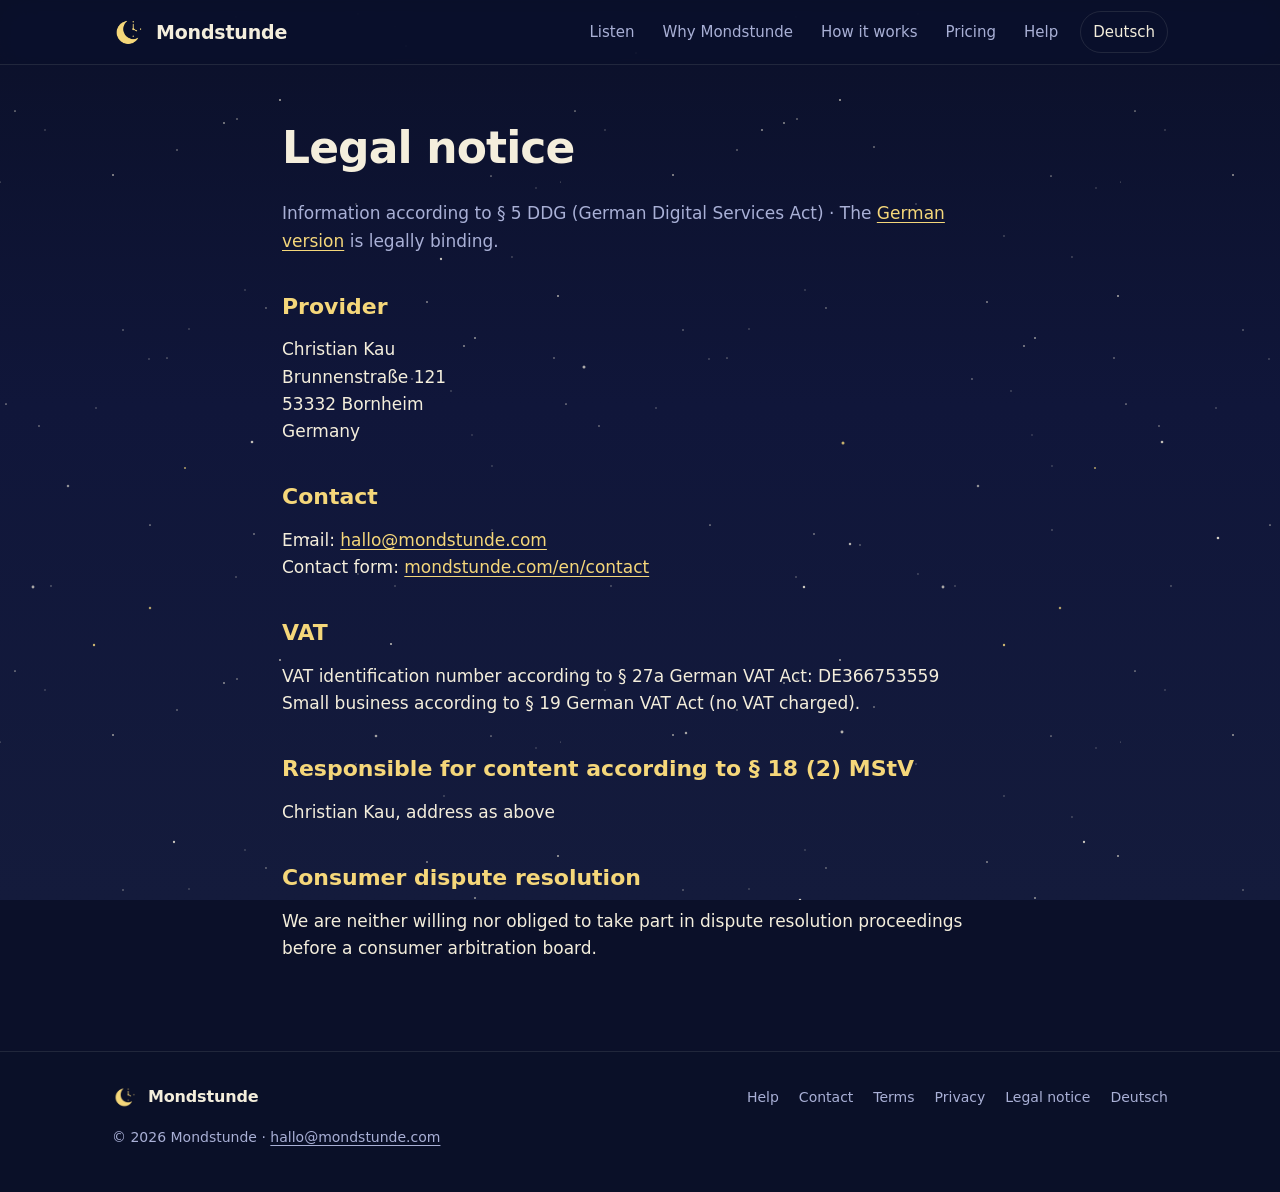
<file: impressum/index.html>
<!doctype html>
<html lang="de">
<head>
<meta charset="utf-8">
<script>
(function () {
  var here = "de", other = "/en/legal-notice/", pref = null;
  try {
    var chosen = new URLSearchParams(location.search).get("lang");
    if (chosen === "de" || chosen === "en") {
      pref = chosen;
      try { localStorage.setItem("lang", chosen); } catch (e) {}
      history.replaceState(null, "", location.pathname + location.hash);
    } else {
      try { pref = localStorage.getItem("lang"); } catch (e) {}
    }
    if (pref !== "de" && pref !== "en") {
      if (/bot|crawl|spider|slurp|facebookexternalhit|whatsapp|preview/i.test(navigator.userAgent)) return;
      var first = (navigator.languages && navigator.languages[0]) || navigator.language || "";
      pref = /^de(-|$)/i.test(first) ? "de" : "en";
    }
    if (pref !== here) location.replace(other + location.hash);
  } catch (e) {}
})();
</script>
<meta name="viewport" content="width=device-width, initial-scale=1, viewport-fit=cover">
<title>Impressum – Mondstunde</title>
<meta name="description" content="Impressum – Mondstunde">
<meta name="theme-color" content="#0B1029">
<meta property="og:title" content="Impressum – Mondstunde">
<meta property="og:description" content="Impressum – Mondstunde">
<meta property="og:type" content="website">
<meta property="og:site_name" content="Mondstunde">
<meta property="og:url" content="https://mondstunde.com/impressum/">
<meta property="og:locale" content="de_DE">
<meta property="og:image" content="https://mondstunde.com/assets/og-de.jpg?v=e29b3580">
<meta property="og:image:width" content="1200">
<meta property="og:image:height" content="630">
<meta property="og:image:alt" content="Mondstunde: Gute-Nacht-Geschichten, die es nur für dein Kind gibt – zwei iPhones mit der App">
<meta name="twitter:card" content="summary_large_image">
<link rel="canonical" href="https://mondstunde.com/impressum/">
<link rel="alternate" hreflang="de" href="https://mondstunde.com/impressum/">
<link rel="alternate" hreflang="en" href="https://mondstunde.com/en/legal-notice/">
<link rel="alternate" hreflang="x-default" href="https://mondstunde.com/en/legal-notice/">
<link rel="icon" href="/assets/favicon.png" type="image/png">
<link rel="apple-touch-icon" href="/assets/icon-180.png">
<link rel="stylesheet" href="/assets/site.css?v=c92192a4">
</head>
<body>
<header class="top">
  <div class="wrap top-inner">
    <a class="brand" href="/"><img src="/assets/zeichen.png" alt="" width="34" height="34">Mondstunde</a>
    <nav aria-label="Hauptmenü"><a href="/#hoerprobe" class="wide">Hörprobe</a><a href="/#vorteile" class="wide">Vorteile</a><a href="/#so-siehts-aus" class="wide">So geht's</a><a href="/#preise" class="wide">Preise</a><a href="/support/" class="wide">Hilfe</a><a href="/en/legal-notice/?lang=en" class="lang">English</a></nav>
  </div>
</header>
<main>
<div class="wrap narrow doc">
  <h1>Impressum</h1>
  <p class="muted">Angaben gemäß § 5 DDG · Legal notice according to German law</p>

  <h2>Anbieter</h2>
  <p>
    Christian Kau<br>
    Brunnenstraße 121<br>
    53332 Bornheim<br>
    Deutschland
  </p>

  <h2>Kontakt</h2>
  <p>
    E-Mail: <a href="mailto:hallo@mondstunde.com">hallo@mondstunde.com</a><br>
    Kontaktformular: <a href="/kontakt/">mondstunde.com/kontakt</a>
  </p>

  <h2>Umsatzsteuer</h2>
  <p>
    Umsatzsteuer-Identifikationsnummer gemäß § 27a Umsatzsteuergesetz: DE366753559<br>
    Kleinunternehmer gemäß § 19 UStG.
  </p>

  <h2>Verantwortlich für den Inhalt nach § 18 Abs. 2 MStV</h2>
  <p>Christian Kau, Anschrift wie oben</p>

  <h2>Verbraucherstreitbeilegung</h2>
  <p>Wir sind nicht bereit und nicht verpflichtet, an Streitbeilegungsverfahren vor einer Verbraucherschlichtungsstelle teilzunehmen.</p>

</div>
</main>
<footer>
  <div class="wrap foot">
    <a class="brand small" href="/"><img src="/assets/zeichen.png" alt="" width="26" height="26">Mondstunde</a>
    <nav aria-label="Rechtliches"><a href="/support/">Hilfe</a><a href="/kontakt/">Kontakt</a><a href="/nutzungsbedingungen/">Nutzungsbedingungen</a><a href="/datenschutz/">Datenschutz</a><a href="/impressum/" aria-current="page">Impressum</a><a href="/en/legal-notice/?lang=en">English</a></nav>
    <span class="copy">© 2026 Mondstunde · <a href="mailto:hallo@mondstunde.com">hallo@mondstunde.com</a></span>
  </div>
</footer>
</body>
</html>
</file>
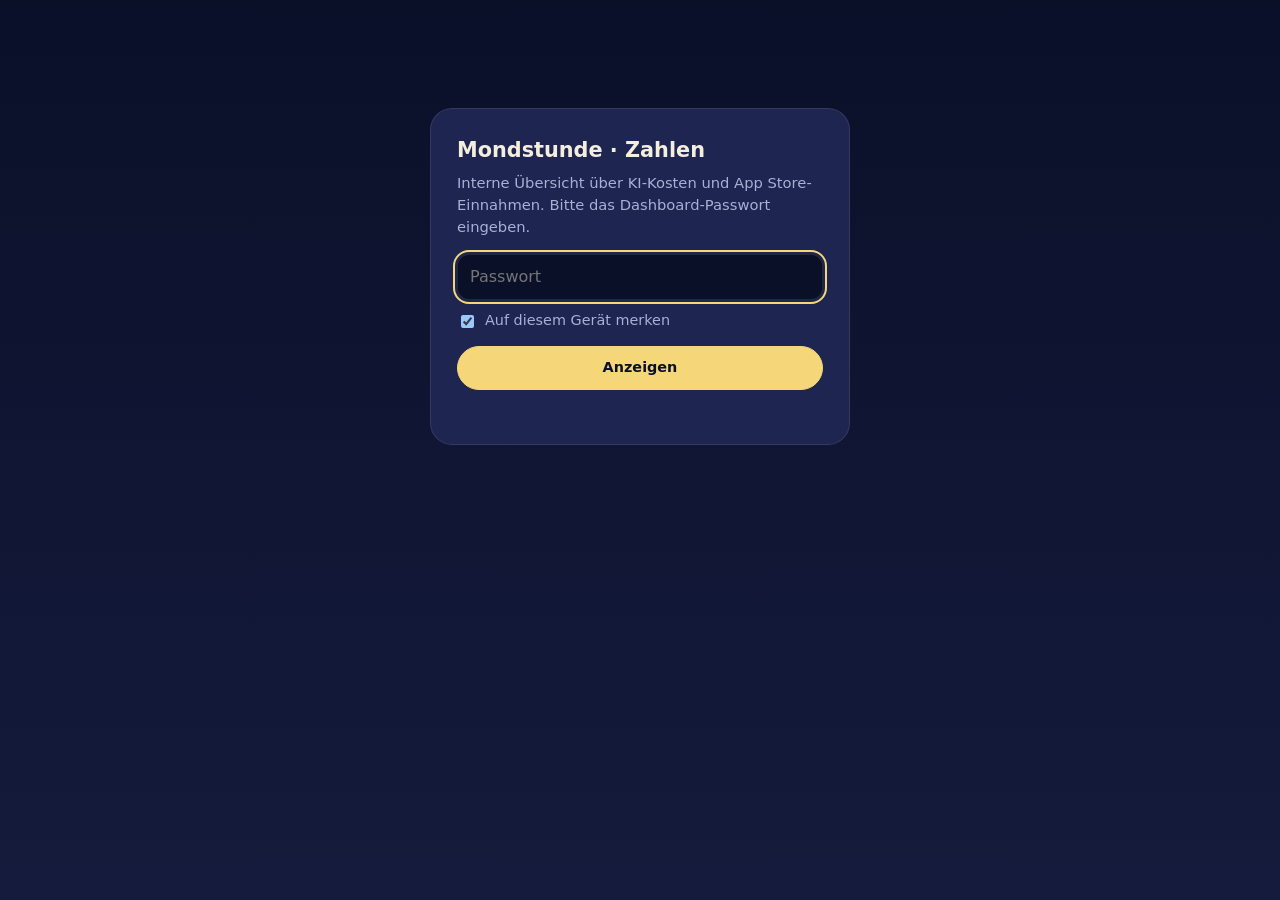
<file: intern/index.html>
<!doctype html>
<html lang="de">
<head>
<meta charset="utf-8">
<meta name="viewport" content="width=device-width, initial-scale=1, viewport-fit=cover">
<meta name="robots" content="noindex, nofollow">
<meta name="referrer" content="no-referrer">
<title>Mondstunde Zahlen</title>
<link rel="icon" href="/assets/favicon.png">
<style>
/* Interne Zahlen-Seite: nicht verlinkt, Daten nur mit Passwort (Funktion „dashboard“). Keine externen Dateien. */
:root {
  --night: #141B3C;
  --night-deep: #0B1029;
  --card: #1D2550;
  --card-high: #2E3870;
  --cream: #F4EEDC;
  --mist: #A9B0D6;
  --gold: #F5D77A;
  --line: rgba(244, 238, 220, 0.10);
  --text-cost: #8FB8FF;
  --voice-cost: #C9A2F2;
  --reserve: #F29E8E;
  --pos: #8FD9A8;
  --neg: #F29E8E;
  --font: ui-rounded, "SF Pro Rounded", system-ui, -apple-system, "Segoe UI", Roboto, sans-serif;
  --gutter: clamp(16px, 4vw, 32px);
  color-scheme: dark;
}
* { box-sizing: border-box; }
html { -webkit-text-size-adjust: 100%; }
body { margin: 0; background: var(--night-deep); color: var(--cream); font: 16px/1.5 var(--font); }
body::before {
  content: ""; position: fixed; inset: 0; z-index: -1;
  background: linear-gradient(180deg, var(--night-deep) 0%, var(--night) 100%);
}
.wrap { max-width: 1180px; margin: 0 auto; padding: 0 var(--gutter) 64px; }
header.top {
  display: flex; align-items: center; justify-content: space-between; gap: 12px; flex-wrap: wrap;
  padding: 20px 0 12px;
}
.brand { display: flex; align-items: center; gap: 10px; font-weight: 800; font-size: 1.15rem; }
.brand img { width: 30px; height: 30px; border-radius: 8px; }
.brand small { color: var(--mist); font-weight: 600; }
.meta { color: var(--mist); font-size: .85rem; }
button, select, input { font: inherit; color: inherit; }
.btn {
  border: 1px solid var(--line); background: var(--card); color: var(--cream); border-radius: 999px;
  padding: 6px 14px; cursor: pointer; font-size: .9rem; font-weight: 600;
}
.btn:hover { border-color: rgba(245, 215, 122, .45); }
.btn:focus-visible, .seg button:focus-visible, input:focus-visible { outline: 2px solid var(--gold); outline-offset: 2px; }
.btn.gold { background: var(--gold); color: var(--night-deep); border-color: var(--gold); }
.controls { display: flex; flex-wrap: wrap; gap: 10px 16px; align-items: center; margin: 8px 0 18px; }
.seg { display: inline-flex; background: var(--card); border: 1px solid var(--line); border-radius: 999px; padding: 3px; flex-wrap: wrap; }
.seg button {
  border: 0; background: transparent; padding: 5px 12px; border-radius: 999px; cursor: pointer;
  font-size: .88rem; font-weight: 600; color: var(--mist);
}
.seg button[aria-pressed="true"] { background: var(--gold); color: var(--night-deep); }
.fixed { display: inline-flex; align-items: center; gap: 6px; color: var(--mist); font-size: .88rem; }
.fixed input { width: 74px; background: var(--card); border: 1px solid var(--line); border-radius: 10px; padding: 4px 8px; text-align: right; }
.banner {
  background: rgba(245, 215, 122, .12); border: 1px solid rgba(245, 215, 122, .35); color: var(--gold);
  border-radius: 14px; padding: 10px 14px; margin: 0 0 16px; font-size: .92rem;
}
.banner.err { background: rgba(242, 158, 142, .12); border-color: rgba(242, 158, 142, .4); color: var(--neg); }
.banner.alarm { background: #5A1F2B; border-color: #F29E8E; color: #FFE3DC; font-size: 1rem; }
.banner.alarm strong { display: block; font-size: 1.08rem; margin-bottom: 2px; color: #fff; }
.banner a { color: inherit; font-weight: 700; }
.kpis { display: grid; grid-template-columns: repeat(4, minmax(0, 1fr)); gap: 12px; margin-bottom: 14px; }
.kpi { background: var(--card); border: 1px solid var(--line); border-radius: 18px; padding: 14px 16px; min-width: 0; }
.kpi .label { color: var(--mist); font-size: .78rem; font-weight: 700; letter-spacing: .04em; text-transform: uppercase; }
.kpi .value { font-size: 1.6rem; font-weight: 800; line-height: 1.2; margin-top: 4px; font-variant-numeric: tabular-nums; overflow-wrap: anywhere; }
.kpi .sub { color: var(--mist); font-size: .85rem; margin-top: 4px; }
.kpi.hero { background: linear-gradient(135deg, var(--card-high), var(--card)); border-color: rgba(245, 215, 122, .3); }
.pos { color: var(--pos); }
.neg { color: var(--neg); }
.grid2 { display: grid; grid-template-columns: repeat(2, minmax(0, 1fr)); gap: 12px; }
.panel { background: var(--card); border: 1px solid var(--line); border-radius: 18px; padding: 16px; min-width: 0; margin-bottom: 12px; }
.panel h2 { font-size: 1.02rem; margin: 0 0 2px; }
.panel .hint { color: var(--mist); font-size: .84rem; margin: 0 0 10px; }
.legend { display: flex; flex-wrap: wrap; gap: 4px 14px; font-size: .82rem; color: var(--mist); margin-bottom: 6px; }
.legend i { display: inline-block; width: 10px; height: 10px; border-radius: 3px; margin-right: 6px; vertical-align: -1px; }
.chart { position: relative; }
.chart svg { display: block; width: 100%; height: auto; overflow: visible; }
.chart text { fill: var(--mist); font-size: 11px; font-family: var(--font); }
.tip {
  position: absolute; pointer-events: none; background: var(--night-deep); border: 1px solid var(--line);
  border-radius: 10px; padding: 8px 10px; font-size: .8rem; white-space: nowrap; z-index: 2; display: none;
  box-shadow: 0 6px 20px rgba(0, 0, 0, .35);
}
.tip b { display: block; margin-bottom: 2px; }
table { width: 100%; border-collapse: collapse; font-size: .9rem; font-variant-numeric: tabular-nums; }
th, td { text-align: right; padding: 7px 8px; border-bottom: 1px solid var(--line); white-space: nowrap; }
th:first-child, td:first-child { text-align: left; }
th { color: var(--mist); font-size: .76rem; text-transform: uppercase; letter-spacing: .04em; font-weight: 700; }
tr:last-child td { border-bottom: 0; }
.scroll { overflow-x: auto; }
.bars { display: grid; gap: 8px; }
.bar-row { display: grid; grid-template-columns: 110px 1fr 70px; gap: 10px; align-items: center; font-size: .88rem; }
.bar-row .track { background: rgba(244, 238, 220, .06); border-radius: 6px; height: 14px; overflow: hidden; }
.bar-row .fill { height: 100%; background: var(--voice-cost); border-radius: 6px; }
.bar-row .n { text-align: right; color: var(--mist); font-variant-numeric: tabular-nums; }
.notes { color: var(--mist); font-size: .84rem; }
.notes li { margin: 4px 0; }
.login { max-width: 420px; margin: 12vh auto 0; background: var(--card); border: 1px solid var(--line); border-radius: 22px; padding: 26px; }
.login h1 { font-size: 1.3rem; margin: 0 0 6px; }
.login p { color: var(--mist); margin: 0 0 16px; font-size: .92rem; }
.login input[type=password] {
  width: 100%; background: var(--night-deep); border: 1px solid var(--line); border-radius: 12px; padding: 10px 12px; margin-bottom: 10px;
}
.login label.check { display: flex; gap: 8px; align-items: center; color: var(--mist); font-size: .9rem; margin-bottom: 14px; }
.login .btn { width: 100%; padding: 10px; }
.login .msg { color: var(--neg); font-size: .9rem; min-height: 1.4em; margin: 8px 0 0; }
[hidden] { display: none !important; }
@media (max-width: 900px) { .kpis { grid-template-columns: repeat(2, minmax(0, 1fr)); } .grid2 { grid-template-columns: 1fr; } }
@media (max-width: 420px) { .kpi .value { font-size: 1.3rem; } .bar-row { grid-template-columns: 92px 1fr 52px; } }
</style>
</head>
<body>
<div class="wrap">
  <section class="login" id="login" hidden>
    <h1>Mondstunde · Zahlen</h1>
    <p>Interne Übersicht über KI-Kosten und App Store-Einnahmen. Bitte das Dashboard-Passwort eingeben.</p>
    <form id="loginForm">
      <input type="password" id="password" autocomplete="current-password" placeholder="Passwort" aria-label="Passwort" required>
      <label class="check"><input type="checkbox" id="remember" checked> Auf diesem Gerät merken</label>
      <button class="btn gold" type="submit">Anzeigen</button>
      <p class="msg" id="loginMsg" role="alert"></p>
    </form>
  </section>

  <main id="app" hidden>
    <header class="top">
      <div class="brand"><img src="/assets/icon-180.png" alt=""> Mondstunde <small>Zahlen</small></div>
      <div class="meta"><span id="updated"></span> · <button class="btn" id="reload" type="button">Aktualisieren</button> <button class="btn" id="logout" type="button">Abmelden</button></div>
    </header>

    <div class="controls">
      <div class="seg" id="range" role="group" aria-label="Zeitraum">
        <button type="button" data-v="7">7 Tage</button>
        <button type="button" data-v="30" aria-pressed="true">30 Tage</button>
        <button type="button" data-v="month">Dieser Monat</button>
        <button type="button" data-v="lastmonth">Letzter Monat</button>
        <button type="button" data-v="all">Seit Start</button>
      </div>
      <div class="seg" id="env" role="group" aria-label="Umgebung">
        <button type="button" data-v="Production" aria-pressed="true">App Store</button>
        <button type="button" data-v="Sandbox">TestFlight</button>
      </div>
      <label class="fixed" for="fixedCosts">Fixkosten <input id="fixedCosts" type="number" min="0" step="1" value="33"> € / Monat</label>
    </div>

    <div id="banner"></div>

    <div class="kpis" id="kpis"></div>

    <div class="panel">
      <h2>Erlös und Kosten pro Tag</h2>
      <p class="hint">Erlös nach Mehrwertsteuer und Apple-Anteil, Kosten = KI + Partner-Provision + Fixkosten anteilig.</p>
      <div class="legend"><span><i style="background:var(--gold)"></i>Erlös</span><span><i style="background:var(--neg)"></i>Kosten</span></div>
      <div class="chart" id="chartResult"></div>
      <h2 style="margin-top:18px">Ergebnis aufsummiert</h2>
      <p class="hint">Erlös minus Kosten seit Beginn des gewählten Zeitraums. Über der Nulllinie: im Plus.</p>
      <div class="chart" id="chartCumulative"></div>
    </div>

    <div class="grid2">
      <div class="panel">
        <h2>KI-Kosten pro Tag</h2>
        <p class="hint">Text (Schreiben, Prüfen, Vorschläge) und Stimme; „Reserve“ = Flash-Stimme bei erreichtem Limit.</p>
        <div class="legend"><span><i style="background:var(--text-cost)"></i>Text</span><span><i style="background:var(--voice-cost)"></i>Stimme Flash-Lite</span><span><i style="background:var(--reserve)"></i>Stimme Reserve</span></div>
        <div class="chart" id="chartCosts"></div>
      </div>
      <div class="panel">
        <h2>Neue Geschichten pro Tag</h2>
        <p class="hint">Gratis-Geschichte im Onboarding, Gratiswoche und bezahlte Abos (inkl. Fortsetzungen).</p>
        <div class="legend"><span><i style="background:var(--mist)"></i>Gratis</span><span><i style="background:var(--text-cost)"></i>Gratiswoche</span><span><i style="background:var(--gold)"></i>Abo</span></div>
        <div class="chart" id="chartStories"></div>
      </div>
    </div>

    <div class="panel">
      <h2>Abos</h2>
      <p class="hint">Aktiv heute; Zahlungen und Erlös im gewählten Zeitraum.</p>
      <div class="scroll"><table id="products"></table></div>
    </div>
    <div class="panel">
      <h2>KI-Kosten nach Modell</h2>
      <p class="hint">Im gewählten Zeitraum, umgerechnet zum aktuellen EZB-Kurs.</p>
      <div class="scroll"><table id="models"></table></div>
    </div>

    <div class="grid2">
      <div class="panel">
        <h2>Vorlese-Minuten pro Abo</h2>
        <p class="hint">Letzte 4 Wochen, alle Geräte eines Abos zusammen. Kontingent Familie 200, Basis 30 Minuten.</p>
        <div class="bars" id="usage"></div>
      </div>
      <div class="panel">
        <h2>Ereignisse</h2>
        <p class="hint">Testphasen, Kündigungen, Erstattungen und Fehler im Zeitraum.</p>
        <div class="scroll"><table id="events"></table></div>
      </div>
    </div>

    <div class="panel notes">
      <h2>So wird gerechnet</h2>
      <ul id="notes"></ul>
    </div>
  </main>
</div>
<div class="tip" id="tip"></div>

<script>
"use strict";
const API = "https://qjlkaladwatouucvfhaa.supabase.co/functions/v1/dashboard";
const START = "2026-10-17";
const KEY_STORE = "mondstunde.dashboard.key";
const PREF_STORE = "mondstunde.dashboard.prefs";
const DEMO = new URLSearchParams(location.search).has("demo");
const PRODUCT_NAMES = {
  "mondstunde.family.yearly": "Familie jährlich",
  "mondstunde.family.monthly": "Familie monatlich",
  "mondstunde.basic.yearly": "Basis jährlich",
  "mondstunde.basic.monthly": "Basis monatlich",
};

const store = {
  get(key) { try { return localStorage.getItem(key); } catch { return null; } },
  set(key, value) { try { localStorage.setItem(key, value); } catch { /* privat */ } },
  remove(key) { try { localStorage.removeItem(key); } catch { /* privat */ } },
};
const prefs = (() => { try { return JSON.parse(store.get(PREF_STORE) ?? "{}"); } catch { return {}; } })();
const state = { range: prefs.range ?? "30", env: prefs.env ?? "Production", fixed: prefs.fixed ?? 33, key: store.get(KEY_STORE) ?? "", data: null };
const savePrefs = () => store.set(PREF_STORE, JSON.stringify({ range: state.range, env: state.env, fixed: state.fixed }));

const $ = (id) => document.getElementById(id);
const esc = (text) => String(text).replace(/[&<>"]/g, (c) => ({ "&": "&amp;", "<": "&lt;", ">": "&gt;", '"': "&quot;" })[c]);
const eur = (v, digits = 2) => (v ?? 0).toLocaleString("de-DE", { style: "currency", currency: "EUR", minimumFractionDigits: digits, maximumFractionDigits: digits });
const eurSmart = (v) => (Math.abs(v) < 10 ? eur(v, 2) : eur(v, 0));
const cents = (v) => (v * 100).toLocaleString("de-DE", { maximumFractionDigits: 2 }) + " ct";
const num = (v, digits = 0) => (v ?? 0).toLocaleString("de-DE", { maximumFractionDigits: digits });
const pct = (v) => (Number.isFinite(v) ? (v * 100).toLocaleString("de-DE", { maximumFractionDigits: 0 }) + " %" : "–");
const cls = (v) => (v < 0 ? "neg" : "pos");
const iso = (date) => `${date.getFullYear()}-${String(date.getMonth() + 1).padStart(2, "0")}-${String(date.getDate()).padStart(2, "0")}`;
const short = (day) => `${day.slice(8, 10)}.${day.slice(5, 7)}.`;

function period() {
  const today = new Date();
  const to = iso(today);
  if (state.range === "month") return { from: iso(new Date(today.getFullYear(), today.getMonth(), 1)), to };
  if (state.range === "lastmonth") {
    return { from: iso(new Date(today.getFullYear(), today.getMonth() - 1, 1)), to: iso(new Date(today.getFullYear(), today.getMonth(), 0)) };
  }
  // Beispieldaten reichen auch vor den echten Start zurück, damit die Diagramme etwas zeigen.
  if (state.range === "all") return { from: DEMO ? iso(new Date(today.getFullYear(), today.getMonth() - 2, today.getDate())) : START, to };
  const from = new Date(today); from.setDate(from.getDate() - (Number(state.range) - 1));
  const start = !DEMO && iso(from) < START ? START : iso(from);
  return { from: start, to };
}

// ---------------------------------------------------------------------------------------------- Laden

async function load() {
  const { from, to } = period();
  if (DEMO) { state.data = demoData(from, to); render(); return; }
  $("updated").textContent = "lädt …";
  let response;
  try {
    response = await fetch(API, {
      method: "POST",
      headers: { "Content-Type": "application/json", "x-dashboard-key": state.key },
      body: JSON.stringify({ from, to, environment: state.env }),
    });
  } catch {
    return showError("Server nicht erreichbar. Internetverbindung prüfen und erneut versuchen.");
  }
  if (response.status === 401) { store.remove(KEY_STORE); state.key = ""; return showLogin("Passwort falsch."); }
  if (response.status === 503) return showLogin("Das Dashboard ist noch nicht eingerichtet: Beim Server fehlt das Passwort (Secret DASHBOARD_PASSWORD).");
  if (!response.ok) return showError(`Fehler beim Laden (HTTP ${response.status}).`);
  state.data = await response.json();
  render();
}

function showLogin(message = "") {
  $("app").hidden = true;
  $("login").hidden = false;
  $("loginMsg").textContent = message;
  $("password").focus();
}

function showError(message) {
  if (!state.data) return showLogin(message);
  $("banner").innerHTML = `<div class="banner err">${esc(message)}</div>`;
  $("updated").textContent = "";
}

// ---------------------------------------------------------------------------------------------- Anzeige

function render() {
  const d = state.data;
  $("login").hidden = true;
  $("app").hidden = false;
  document.querySelectorAll("#range button").forEach((b) => b.setAttribute("aria-pressed", String(b.dataset.v === state.range)));
  document.querySelectorAll("#env button").forEach((b) => b.setAttribute("aria-pressed", String(b.dataset.v === state.env)));
  if (document.activeElement !== $("fixedCosts")) $("fixedCosts").value = state.fixed;
  $("updated").textContent = `Stand ${new Date(d.generatedAt).toLocaleString("de-DE", { dateStyle: "short", timeStyle: "short" })}`;

  const t = d.totals;
  const fixedPerDay = state.fixed / 30.4;
  const fixed = fixedPerDay * d.period.days;
  const ai = t.textEUR + t.voiceEUR;
  const revenue = t.revenueEUR - t.refundEUR;
  const result = revenue - ai - t.commissionEUR - fixed;
  const active = Object.values(d.active).reduce((s, a) => ({ paid: s.paid + a.paid, trial: s.trial + a.trial, shared: s.shared + a.familyShared }), { paid: 0, trial: 0, shared: 0 });
  const perStory = t.stories > 0 ? ai / t.stories : 0;
  const reserveShare = t.voiceEUR > 0 ? t.voiceReserveEUR / t.voiceEUR : 0;
  const coverage = state.fixed > 0 ? d.mrrEUR / state.fixed : NaN;

  const banners = [];
  if (DEMO) banners.push("Beispieldaten zur Ansicht – keine echten Zahlen.");
  if (d.period.environment === "Sandbox") banners.push("TestFlight-Ansicht: Käufe aus der Sandbox (kein echtes Geld). KI-Kosten sind immer echt und für alle Umgebungen zusammen.");
  if (!d.firstStoreEvent && !DEMO) banners.push("Noch keine App Store-Mitteilungen in dieser Umgebung – Erlös und Abos erscheinen mit dem ersten Kauf.");
  if (t.voiceEUR > 0 && reserveShare > 0.1) banners.push(`Achtung: ${pct(reserveShare)} der Stimmkosten liefen über die teurere Reserve-Stimme (Limit bei Flash-Lite erreicht).`);
  $("banner").innerHTML = alertBanners(d.alerts ?? []) + banners.map((b) => `<div class="banner">${esc(b)}</div>`).join("");

  $("kpis").innerHTML = [
    kpi("Ergebnis im Zeitraum", `<span class="${cls(result)}">${eurSmart(result)}</span>`, `Erlös − KI − Provision − Fixkosten (${eurSmart(fixed)})`, true),
    kpi("Erlös (geschätzt)", eurSmart(revenue), `nach MwSt und 15 % Apple${t.refundEUR ? ` · Erstattungen −${eurSmart(t.refundEUR)}` : ""}`),
    kpi("KI-Kosten", eurSmart(ai), `Text ${eurSmart(t.textEUR)} · Stimme ${eurSmart(t.voiceEUR)}`),
    kpi("Wiederkehrend / Monat", eurSmart(d.mrrEUR), Number.isFinite(coverage) ? `deckt Fixkosten zu ${pct(coverage)}` : "aus aktiven Abos"),
    kpi("Aktive Abos", num(active.paid), `+ ${num(active.trial)} in Gratiswoche${active.shared ? ` · ${num(active.shared)} geteilt` : ""}`),
    kpi("Gratiswoche → Abo", `${num(t.conversions)} / ${num(t.trials)}`, `${t.trials ? pct(t.conversions / t.trials) : "–"} umgewandelt · ${num(t.trialsViaCode)} über Code`),
    kpi("Neue Geschichten", num(t.stories), `${num(t.storiesFree)} gratis · ${num(t.storiesTrial)} Gratiswoche · ${num(t.storiesPaid)} Abo`),
    kpi("KI-Kosten pro Geschichte", t.stories ? cents(perStory) : "–", `${num(t.voiceMinutes)} Min vorgelesen${t.commissionEUR ? ` · Provision ${eurSmart(t.commissionEUR)}` : ""}`),
  ].join("");

  let cumulative = 0;
  const days = d.series.map((s) => {
    const cost = s.textEUR + s.voiceEUR + s.commissionEUR + fixedPerDay;
    const rev = s.revenueEUR - s.refundEUR;
    cumulative += rev - cost;
    return { ...s, cost, rev, cumulative };
  });
  barChart($("chartResult"), days, [
    { key: "rev", color: "var(--gold)", label: "Erlös" },
    { key: "cost", color: "var(--neg)", label: "Kosten" },
  ], { grouped: true, format: eurSmart });
  barChart($("chartCumulative"), days, [], { line: { key: "cumulative", color: "var(--pos)", label: "Ergebnis aufsummiert" }, area: true, height: 170, format: eurSmart });
  barChart($("chartCosts"), days.map((s) => ({ ...s, lite: s.voiceEUR - s.voiceReserveEUR })), [
    { key: "textEUR", color: "var(--text-cost)", label: "Text" },
    { key: "lite", color: "var(--voice-cost)", label: "Stimme Flash-Lite" },
    { key: "voiceReserveEUR", color: "var(--reserve)", label: "Stimme Reserve" },
  ], { format: (v) => eur(v, v < 1 ? 3 : 2) });
  barChart($("chartStories"), days, [
    { key: "storiesFree", color: "var(--mist)", label: "Gratis" },
    { key: "storiesTrial", color: "var(--text-cost)", label: "Gratiswoche" },
    { key: "storiesPaid", color: "var(--gold)", label: "Abo" },
  ], { format: (v) => num(v) });

  const products = Object.keys(PRODUCT_NAMES).map((id) => {
    const a = d.active[id] ?? { paid: 0, trial: 0, familyShared: 0 };
    const p = d.products[id] ?? { payments: 0, revenueEUR: 0 };
    return `<tr><td>${PRODUCT_NAMES[id]}</td><td>${num(a.paid)}</td><td>${num(a.trial)}</td><td>${num(a.familyShared)}</td><td>${num(p.payments)}</td><td>${eurSmart(p.revenueEUR)}</td></tr>`;
  });
  $("products").innerHTML = `<thead><tr><th>Abo</th><th>Zahlend</th><th>Gratiswoche</th><th>Geteilt</th><th>Zahlungen</th><th>Erlös</th></tr></thead><tbody>${products.join("")}</tbody>`;

  const modelRows = d.models.map((m) => {
    const amount = m.kind === "voice" ? `${num(m.audioMinutes, 1)} Min` : `${num((m.tokensIn + m.tokensOut) / 1000, 0)} Tsd. Tokens`;
    return `<tr><td>${esc(m.model)}${m.kind === "voice" && !m.model.includes("lite") ? " (Reserve)" : ""}</td><td>${m.kind === "voice" ? "Stimme" : "Text"}</td><td>${num(m.requests)}</td><td>${amount}</td><td>${eur(m.costEUR, m.costEUR < 1 ? 3 : 2)}</td><td>${pct(ai ? m.costEUR / ai : 0)}</td></tr>`;
  });
  $("models").innerHTML = `<thead><tr><th>Modell</th><th>Art</th><th>Anfragen</th><th>Menge</th><th>Kosten</th><th>Anteil</th></tr></thead><tbody>${
    modelRows.join("") || `<tr><td colspan="6">Noch keine Daten im Zeitraum.</td></tr>`}</tbody>`;

  const maxBucket = Math.max(1, ...d.usageBuckets.map((b) => b.subscriptions));
  $("usage").innerHTML = d.usageBuckets.map((b) => `<div class="bar-row"><span>${esc(b.label)}</span>
    <div class="track" role="img" aria-label="${esc(b.label)}: ${b.subscriptions} Abos"><div class="fill" style="width:${(b.subscriptions / maxBucket) * 100}%"></div></div>
    <span class="n">${num(b.subscriptions)}${b.trials ? ` (${num(b.trials)} G)` : ""}</span></div>`).join("") +
    `<p class="hint" style="margin:8px 0 0">(G) = davon in der Gratiswoche. Ein Limit für die Gratiswoche lohnt sich erst, wenn dort viele über 50 Minuten liegen.</p>`;

  const ev = d.events;
  const errorCount = Object.values(d.errors).reduce((s, n) => s + n, 0);
  const rows = [
    ["Neue Gratiswochen", t.trials],
    ["davon über Partner-Code", t.trialsViaCode],
    ["Gratiswoche → Abo", t.conversions],
    ["Automatische Verlängerung abgeschaltet", ev["DID_CHANGE_RENEWAL_STATUS/AUTO_RENEW_DISABLED"] ?? 0],
    ["Verlängerung wieder eingeschaltet", ev["DID_CHANGE_RENEWAL_STATUS/AUTO_RENEW_ENABLED"] ?? 0],
    ["Abgelaufen", Object.entries(ev).filter(([k]) => k.startsWith("EXPIRED")).reduce((s, [, n]) => s + n, 0)],
    ["Zahlungsproblem bei Verlängerung", Object.entries(ev).filter(([k]) => k.startsWith("DID_FAIL_TO_RENEW")).reduce((s, [, n]) => s + n, 0)],
    ["Erstattungen", ev["REFUND"] ?? 0],
    ["Vorschläge für Teil 2", t.directions],
    ["Fehler beim Erstellen/Vorlesen", errorCount],
  ];
  const errorDetail = Object.entries(d.errors).sort((a, b) => b[1] - a[1]).slice(0, 4).map(([k, n]) => `${esc(k)}: ${num(n)}`).join(", ");
  $("events").innerHTML = `<tbody>${rows.map(([label, n]) => `<tr><td>${label}</td><td>${num(n)}</td></tr>`).join("")}</tbody>` +
    (errorDetail ? `<caption style="caption-side:bottom;text-align:left;color:var(--mist);font-size:.8rem;padding-top:6px">${errorDetail}</caption>` : "");

  $("notes").innerHTML = [
    `Erlös = Apples Preis ohne Mehrwertsteuer des jeweiligen Landes, minus 15 % Apple (Small Business Program). Datum = Abbuchung; Jahresabos zählen am Tag der Zahlung voll. „Wiederkehrend / Monat“ verteilt sie auf 12 Monate.`,
    `Währungen und KI-Kosten (US-Dollar) umgerechnet mit ${esc(d.fx.source)} (1 € = ${num(d.fx.usdPerEUR, 4)} $).`,
    `KI-Kosten werden pro Aufruf aus den Tokens berechnet (Preise bis Ende 2026). Einmal im Monat mit der Google-Rechnung abgleichen.`,
    `Partner-Provision laut Vertrag je bezahlter Abrechnung im ersten Jahr nach Einlösung des Codes.`,
    `Fixkosten anteilig: ${eur(state.fixed)} pro Monat (oben einstellbar).`,
    d.unknownVatStorefronts.length ? `Ohne bekannten Steuersatz gerechnet (0 %): ${esc(d.unknownVatStorefronts.join(", "))}.` : "",
    `Genaue Einnahmen stehen in App Store Connect unter „Zahlungen und Finanzberichte“; Apple zahlt etwa 33 Tage nach Monatsende aus.`,
  ].filter(Boolean).map((n) => `<li>${n}</li>`).join("");
}

/** Störungen unabhängig vom Zeitraum: Google-Guthaben leer → rot (letzte 24 h) bzw. Hinweis (letzte 7 Tage). */
function alertBanners(alerts) {
  const when = (at) => new Date(at).toLocaleString("de-DE", { weekday: "short", day: "numeric", month: "short", hour: "2-digit", minute: "2-digit" });
  return alerts.filter((a) => a.key === "google_402").map((a) => {
    const hours = (Date.now() - Date.parse(a.last_at)) / 3_600_000;
    if (hours < 24) {
      return `<div class="banner alarm" role="alert"><strong>Google-Guthaben aufgebraucht</strong>
        Seit ${esc(when(a.first_at))} scheitern neue Geschichten und die Stimme (${num(a.count)}× abgelehnt, zuletzt ${esc(when(a.last_at))}).
        Jetzt in <a href="https://aistudio.google.com/" target="_blank" rel="noopener">Google AI Studio</a> unter Billing Guthaben aufladen
        und das automatische Nachbuchen prüfen (Monatslimit erreicht?).</div>`;
    }
    if (hours < 24 * 7) {
      return `<div class="banner">Am ${esc(when(a.last_at))} war das Google-Guthaben leer (${num(a.count)} abgelehnte Anfragen). Auto-Reload und Monatslimit in AI Studio prüfen.</div>`;
    }
    return "";
  }).join("");
}

function kpi(label, value, sub, hero = false) {
  return `<div class="kpi${hero ? " hero" : ""}"><div class="label">${label}</div><div class="value">${value}</div><div class="sub">${sub}</div></div>`;
}

// ---------------------------------------------------------------------------------------------- Diagramme

/** Säulen pro Tag (gestapelt oder nebeneinander), optional mit Linie; Tooltip beim Zeigen oder Antippen. */
function barChart(container, days, series, options = {}) {
  // Breite = tatsächliche Breite, damit die Schrift in jedem Diagramm gleich groß bleibt.
  const W = Math.max(260, Math.round(container.clientWidth) || 640), H = options.height ?? 220, L = 52, R = 8, T = 10, B = 26;
  const plotW = W - L - R, plotH = H - T - B;
  const values = days.flatMap((d) => {
    const bars = options.grouped ? series.map((s) => d[s.key] ?? 0) : [series.reduce((sum, s) => sum + Math.max(0, d[s.key] ?? 0), 0)];
    return options.line ? [...bars, d[options.line.key] ?? 0] : bars;
  });
  let max = Math.max(0, ...values), min = Math.min(0, ...values);
  if (max === min) max = min + 1;
  const ticks = niceTicks(min, max);
  min = ticks[0]; max = ticks.at(-1);
  const y = (v) => T + plotH - ((v - min) / (max - min)) * plotH;
  const band = plotW / Math.max(1, days.length);
  const barW = Math.max(2, Math.min(28, band * 0.7));
  const fmt = options.format ?? ((v) => num(v, 2));

  let svg = `<svg viewBox="0 0 ${W} ${H}" role="img" aria-label="${esc(series.map((s) => s.label).join(", "))} pro Tag">`;
  for (const tick of ticks) {
    svg += `<line x1="${L}" x2="${W - R}" y1="${y(tick)}" y2="${y(tick)}" stroke="rgba(244,238,220,${tick === 0 ? 0.25 : 0.08})"/>`;
    svg += `<text x="${L - 6}" y="${y(tick) + 4}" text-anchor="end">${esc(fmt(tick))}</text>`;
  }
  const labelEvery = Math.ceil(days.length / Math.max(3, Math.floor(plotW / 70)));
  days.forEach((d, i) => {
    const x0 = L + i * band + (band - barW) / 2;
    if (options.grouped) {
      const w = barW / series.length;
      series.forEach((s, k) => {
        const v = d[s.key] ?? 0;
        svg += `<rect x="${x0 + k * w}" y="${Math.min(y(v), y(0))}" width="${Math.max(1, w - 1)}" height="${Math.abs(y(v) - y(0))}" rx="2" fill="${s.color}"/>`;
      });
    } else {
      let acc = 0;
      for (const s of series) {
        const v = Math.max(0, d[s.key] ?? 0);
        if (v > 0) svg += `<rect x="${x0}" y="${y(acc + v)}" width="${barW}" height="${y(acc) - y(acc + v)}" fill="${s.color}"/>`;
        acc += v;
      }
    }
    if (i % labelEvery === 0) svg += `<text x="${L + i * band + band / 2}" y="${H - 8}" text-anchor="middle">${short(d.day)}</text>`;
  });
  if (options.line) {
    const points = days.map((d, i) => `${L + i * band + band / 2},${y(d[options.line.key] ?? 0)}`).join(" ");
    if (options.area && days.length) {
      const first = L + band / 2, last = L + (days.length - 1) * band + band / 2;
      svg += `<polygon points="${first},${y(0)} ${points} ${last},${y(0)}" fill="${options.line.color}" opacity="0.14"/>`;
    }
    svg += `<polyline points="${points}" fill="none" stroke="${options.line.color}" stroke-width="2" stroke-linejoin="round"/>`;
  }
  days.forEach((d, i) => { svg += `<rect class="hit" data-i="${i}" x="${L + i * band}" y="${T}" width="${band}" height="${plotH}" fill="transparent"/>`; });
  svg += "</svg>";
  container.innerHTML = svg;

  const tip = $("tip");
  const show = (event) => {
    const i = Number(event.target.dataset?.i);
    if (!Number.isInteger(i)) return;
    const d = days[i];
    const lines = series.map((s) => `${s.label}: ${fmt(d[s.key] ?? 0)}`);
    if (options.line) lines.push(`${options.line.label}: ${fmt(d[options.line.key] ?? 0)}`);
    tip.innerHTML = `<b>${new Date(d.day + "T12:00:00").toLocaleDateString("de-DE", { weekday: "short", day: "numeric", month: "short" })}</b>${lines.map(esc).join("<br>")}`;
    tip.style.display = "block";
    const box = event.target.getBoundingClientRect();
    const left = Math.min(window.scrollX + box.left + box.width / 2 + 8, window.scrollX + document.documentElement.clientWidth - tip.offsetWidth - 8);
    tip.style.left = `${Math.max(8, left)}px`;
    tip.style.top = `${window.scrollY + box.top + 4}px`;
  };
  container.querySelectorAll(".hit").forEach((rect) => {
    rect.addEventListener("pointerenter", show);
    rect.addEventListener("click", show);
  });
  container.addEventListener("pointerleave", () => { tip.style.display = "none"; });
}

function niceTicks(min, max) {
  const span = max - min;
  const step0 = span / 4;
  const magnitude = 10 ** Math.floor(Math.log10(step0));
  const step = [1, 2, 2.5, 5, 10].map((m) => m * magnitude).find((s) => s >= step0) ?? step0;
  const start = Math.floor(min / step) * step;
  const ticks = [];
  for (let v = start; v <= max + step * 0.001; v += step) ticks.push(Math.round(v / step) * step);
  if (ticks.at(-1) < max) ticks.push(ticks.at(-1) + step);
  return ticks;
}

// ---------------------------------------------------------------------------------------------- Beispieldaten

/** Nur für ?demo: plausible Zahlen eines Starts, damit man die Seite ohne Passwort ansehen kann. */
function demoData(from, to) {
  const series = [];
  let seed = 7;
  const rand = () => ((seed = (seed * 16807) % 2147483647) / 2147483647);
  for (let t = new Date(from + "T12:00:00"); iso(t) <= to; t.setDate(t.getDate() + 1)) {
    const i = series.length, growth = Math.min(1, (i + 3) / 25);
    const free = Math.round(20 * growth * (0.7 + rand() * 0.6)), trial = Math.round(30 * growth * (0.6 + rand() * 0.6)), paid = Math.round(45 * growth * growth * (0.7 + rand() * 0.6));
    const minutes = (trial + paid) * 4.5 + free * 3;
    const voice = minutes * 0.0089 / 1.13, text = (free + trial + paid) * 0.005 / 1.13;
    const trials = Math.round(6 * growth * (0.5 + rand())), conversions = i > 7 ? Math.round(trials * 0.45 * rand() * 1.6) : 0;
    const yearly = Math.round(conversions * 0.55), monthly = conversions - yearly;
    series.push({
      day: iso(t), textEUR: text, voiceEUR: voice, voiceReserveEUR: rand() < 0.1 ? voice * 0.2 : 0,
      revenueEUR: yearly * 85.71 + monthly * 9.99 + Math.round(paid / 30) * 9.99, refundEUR: rand() < 0.05 ? 9.99 : 0,
      commissionEUR: conversions ? 2 * rand() : 0, stories: free + trial + paid, storiesFree: free, storiesTrial: trial,
      storiesPaid: paid, voiceMinutes: minutes, trials, trialsViaCode: Math.round(trials * 0.2), conversions, cancellations: Math.round(rand() * 1.2),
    });
  }
  const sum = (k) => series.reduce((s, d) => s + d[k], 0);
  const totals = Object.fromEntries(["textEUR", "voiceEUR", "voiceReserveEUR", "revenueEUR", "refundEUR", "commissionEUR", "stories", "storiesFree", "storiesTrial", "storiesPaid", "voiceMinutes", "trials", "trialsViaCode", "conversions", "cancellations"].map((k) => [k, sum(k)]));
  totals.directions = Math.round(totals.storiesPaid * 0.3);
  return {
    period: { from, to, environment: state.env, days: series.length },
    fx: { source: "Beispielkurs", usdPerEUR: 1.13 },
    totals, series,
    models: [
      { kind: "voice", model: "gemini-3.8-flash-lite-tts", requests: Math.round(totals.voiceMinutes / 2), tokensIn: 0, tokensOut: 0, audioMinutes: totals.voiceMinutes, costEUR: totals.voiceEUR - totals.voiceReserveEUR },
      { kind: "text", model: "gemini-3.8-flash", requests: totals.stories, tokensIn: totals.stories * 1300, tokensOut: totals.stories * 1100, audioMinutes: 0, costEUR: totals.textEUR * 0.9 },
      { kind: "voice", model: "gemini-3.8-flash-tts", requests: 12, tokensIn: 0, tokensOut: 0, audioMinutes: 20, costEUR: totals.voiceReserveEUR },
      { kind: "text", model: "gemini-3.5-flash-lite", requests: totals.stories + totals.directions, tokensIn: totals.stories * 650, tokensOut: totals.stories * 20, audioMinutes: 0, costEUR: totals.textEUR * 0.1 },
    ],
    products: {
      "mondstunde.family.yearly": { payments: Math.round(totals.conversions * 0.45), revenueEUR: Math.round(totals.conversions * 0.45) * 85.71 },
      "mondstunde.family.monthly": { payments: Math.round(totals.conversions * 0.3), revenueEUR: Math.round(totals.conversions * 0.3) * 9.99 },
      "mondstunde.basic.yearly": { payments: Math.round(totals.conversions * 0.1), revenueEUR: Math.round(totals.conversions * 0.1) * 42.86 },
      "mondstunde.basic.monthly": { payments: Math.round(totals.conversions * 0.15), revenueEUR: Math.round(totals.conversions * 0.15) * 4.99 },
    },
    active: {
      "mondstunde.family.yearly": { paid: 38, trial: 9, familyShared: 6 },
      "mondstunde.family.monthly": { paid: 24, trial: 7, familyShared: 3 },
      "mondstunde.basic.yearly": { paid: 8, trial: 2, familyShared: 0 },
      "mondstunde.basic.monthly": { paid: 13, trial: 3, familyShared: 0 },
    },
    mrrEUR: 38 * 7.14 + 24 * 9.99 + 8 * 3.57 + 13 * 4.99,
    events: { "DID_CHANGE_RENEWAL_STATUS/AUTO_RENEW_DISABLED": totals.cancellations, "EXPIRED/VOLUNTARY": 4, "REFUND": 2, "DID_FAIL_TO_RENEW": 1 },
    errors: { "create:refused": 3, "speak:quota_exceeded": 5 },
    usageBuckets: [
      { label: "unter 25 Min", subscriptions: 31, trials: 12 }, { label: "25–50 Min", subscriptions: 22, trials: 6 },
      { label: "50–100 Min", subscriptions: 19, trials: 3 }, { label: "100–150 Min", subscriptions: 8, trials: 0 },
      { label: "150–200 Min", subscriptions: 4, trials: 0 }, { label: "über 200 Min", subscriptions: 1, trials: 0 },
    ],
    unknownVatStorefronts: [],
    // ?demo=402 zeigt die Warnung bei leerem Google-Guthaben.
    alerts: new URLSearchParams(location.search).get("demo") === "402"
      ? [{ key: "google_402", first_at: new Date(Date.now() - 50 * 60_000).toISOString(), last_at: new Date(Date.now() - 2 * 60_000).toISOString(), count: 37 }]
      : [],
    firstStoreEvent: from,
    generatedAt: new Date().toISOString(),
  };
}

// ---------------------------------------------------------------------------------------------- Bedienung

$("loginForm").addEventListener("submit", (event) => {
  event.preventDefault();
  state.key = $("password").value;
  if ($("remember").checked) store.set(KEY_STORE, state.key); else store.remove(KEY_STORE);
  $("password").value = "";
  $("loginMsg").textContent = "";
  load();
});
$("logout").addEventListener("click", () => { store.remove(KEY_STORE); state.key = ""; state.data = null; showLogin(); });
$("reload").addEventListener("click", () => load());
for (const id of ["range", "env"]) {
  $(id).addEventListener("click", (event) => {
    const button = event.target.closest("button");
    if (!button) return;
    state[id] = button.dataset.v;
    savePrefs();
    load();
  });
}
$("fixedCosts").addEventListener("input", () => {
  const value = parseFloat($("fixedCosts").value);
  state.fixed = Number.isFinite(value) && value >= 0 ? value : 0;
  savePrefs();
  if (state.data) render();
});

let resizeTimer;
window.addEventListener("resize", () => {
  clearTimeout(resizeTimer);
  resizeTimer = setTimeout(() => { if (state.data && !$("app").hidden) render(); }, 150);
});

if (DEMO || state.key) load(); else showLogin();
</script>
</body>
</html>
</file>
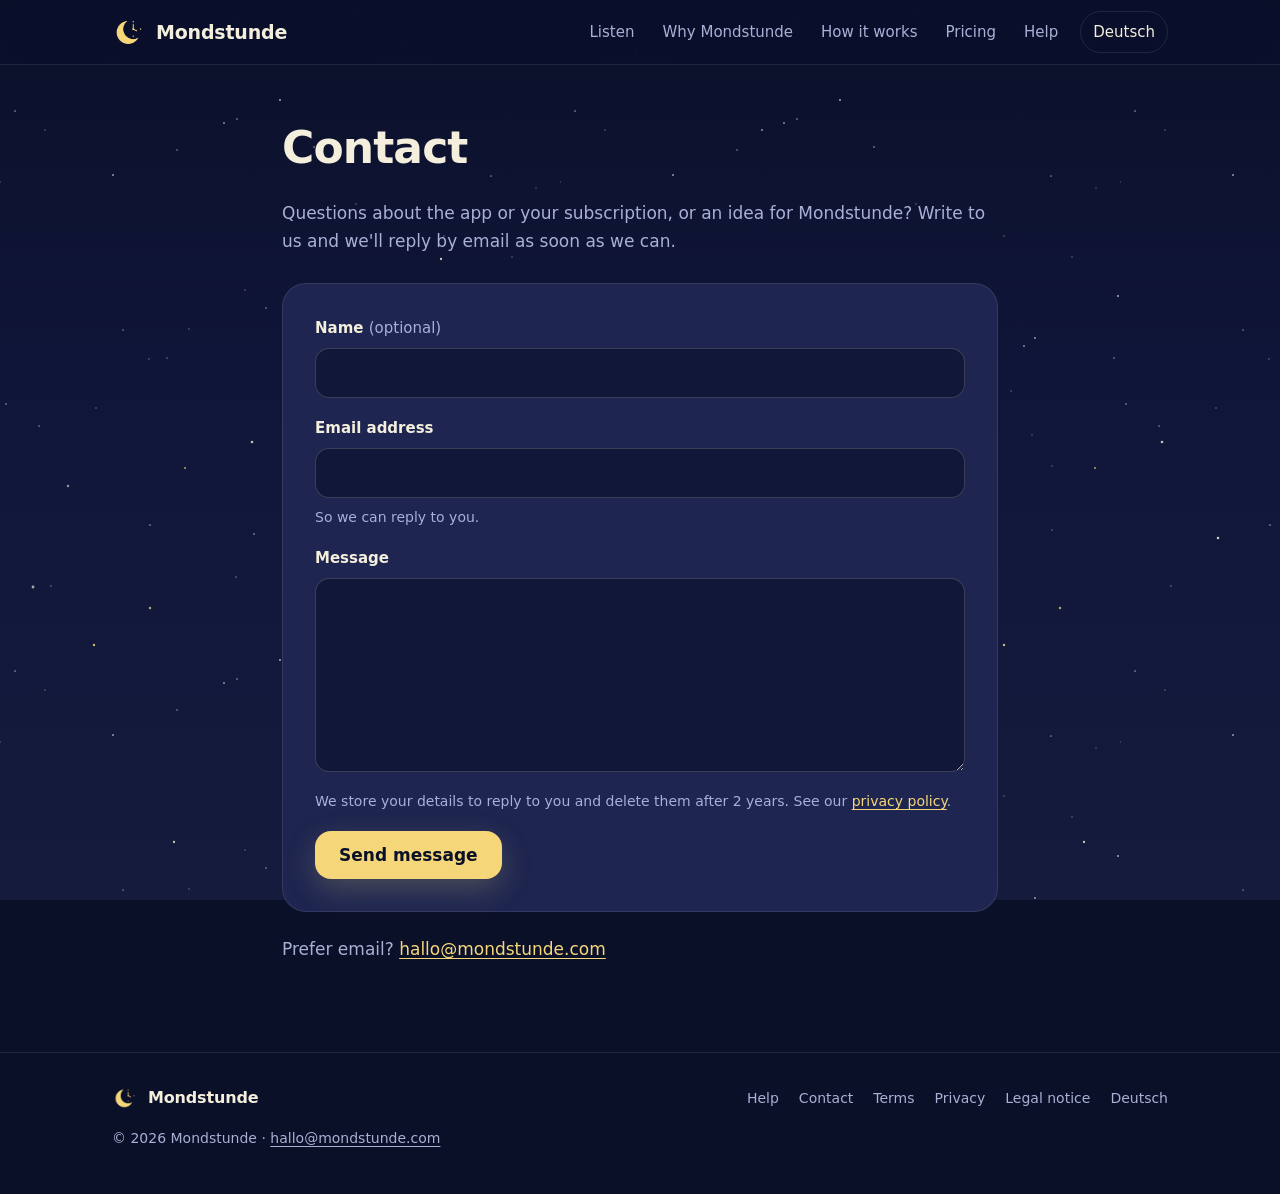
<file: kontakt/index.html>
<!doctype html>
<html lang="de">
<head>
<meta charset="utf-8">
<script>
(function () {
  var here = "de", other = "/en/contact/", pref = null;
  try {
    var chosen = new URLSearchParams(location.search).get("lang");
    if (chosen === "de" || chosen === "en") {
      pref = chosen;
      try { localStorage.setItem("lang", chosen); } catch (e) {}
      history.replaceState(null, "", location.pathname + location.hash);
    } else {
      try { pref = localStorage.getItem("lang"); } catch (e) {}
    }
    if (pref !== "de" && pref !== "en") {
      if (/bot|crawl|spider|slurp|facebookexternalhit|whatsapp|preview/i.test(navigator.userAgent)) return;
      var first = (navigator.languages && navigator.languages[0]) || navigator.language || "";
      pref = /^de(-|$)/i.test(first) ? "de" : "en";
    }
    if (pref !== here) location.replace(other + location.hash);
  } catch (e) {}
})();
</script>
<meta name="viewport" content="width=device-width, initial-scale=1, viewport-fit=cover">
<title>Kontakt – Mondstunde</title>
<meta name="description" content="Fragen zur App, zum Abo oder eine Idee für Mondstunde? Schreib uns, wir antworten so schnell wie möglich per E-Mail.">
<meta name="theme-color" content="#0B1029">
<meta property="og:title" content="Kontakt – Mondstunde">
<meta property="og:description" content="Fragen zur App, zum Abo oder eine Idee für Mondstunde? Schreib uns, wir antworten so schnell wie möglich per E-Mail.">
<meta property="og:type" content="website">
<meta property="og:site_name" content="Mondstunde">
<meta property="og:url" content="https://mondstunde.com/kontakt/">
<meta property="og:locale" content="de_DE">
<meta property="og:image" content="https://mondstunde.com/assets/og-de.jpg?v=e29b3580">
<meta property="og:image:width" content="1200">
<meta property="og:image:height" content="630">
<meta property="og:image:alt" content="Mondstunde: Gute-Nacht-Geschichten, die es nur für dein Kind gibt – zwei iPhones mit der App">
<meta name="twitter:card" content="summary_large_image">
<link rel="canonical" href="https://mondstunde.com/kontakt/">
<link rel="alternate" hreflang="de" href="https://mondstunde.com/kontakt/">
<link rel="alternate" hreflang="en" href="https://mondstunde.com/en/contact/">
<link rel="alternate" hreflang="x-default" href="https://mondstunde.com/en/contact/">
<link rel="icon" href="/assets/favicon.png" type="image/png">
<link rel="apple-touch-icon" href="/assets/icon-180.png">
<link rel="stylesheet" href="/assets/site.css?v=c92192a4">
</head>
<body>
<header class="top">
  <div class="wrap top-inner">
    <a class="brand" href="/"><img src="/assets/zeichen.png" alt="" width="34" height="34">Mondstunde</a>
    <nav aria-label="Hauptmenü"><a href="/#hoerprobe" class="wide">Hörprobe</a><a href="/#vorteile" class="wide">Vorteile</a><a href="/#so-siehts-aus" class="wide">So geht's</a><a href="/#preise" class="wide">Preise</a><a href="/support/" class="wide">Hilfe</a><a href="/en/contact/?lang=en" class="lang">English</a></nav>
  </div>
</header>
<main>

<div class="wrap narrow doc">
  <h1>Kontakt</h1>
  <p class="muted">Fragen zur App, zum Abo oder eine Idee für Mondstunde? Schreib uns, wir antworten so schnell wie möglich per E-Mail.</p>
  <form class="contact-form" id="contact-form" novalidate>
    <label><span>Name <span class="optional">(optional)</span></span>
      <input name="name" type="text" maxlength="100" autocomplete="name"></label>
    <label><span>E-Mail-Adresse</span>
      <input name="email" type="email" maxlength="200" autocomplete="email" required aria-describedby="email-hint">
      <span class="hint" id="email-hint">Damit wir dir antworten können.</span></label>
    <label><span>Nachricht</span>
      <textarea name="message" rows="7" maxlength="5000" required></textarea></label>
    <label class="trap" aria-hidden="true">Website <input name="website" type="text" tabindex="-1" autocomplete="off"></label>
    <p class="hint">Wir speichern deine Angaben, um dir zu antworten, und löschen sie nach 2 Jahren. Mehr dazu in der <a href="/datenschutz/">Datenschutzerklärung</a>.</p>
    <button type="submit">Nachricht senden</button>
    <p class="form-status" role="status" aria-live="polite"></p>
  </form>
  <p class="muted">Lieber per E-Mail? <a href="mailto:hallo@mondstunde.com">hallo@mondstunde.com</a></p>
</div>
<script>
(() => {
  const form = document.getElementById("contact-form");
  const status = form.querySelector(".form-status");
  const button = form.querySelector("button");
  const started = Date.now();
  const text = { ok: "Danke! Deine Nachricht ist angekommen. Wir melden uns per E-Mail bei dir.", email: "Bitte gib eine gültige E-Mail-Adresse ein.", rate: "Gerade kommen sehr viele Nachrichten an. Bitte versuch es später noch einmal oder schreib an hallo@mondstunde.com.", error: "Das hat leider nicht geklappt. Bitte versuch es noch einmal oder schreib an hallo@mondstunde.com." };
  form.addEventListener("submit", async (event) => {
    event.preventDefault();
    const data = Object.fromEntries(new FormData(form));
    if (!form.email.checkValidity() || !data.email) { status.textContent = text.email; status.className = "form-status error"; form.email.focus(); return; }
    if (!data.message.trim()) { form.message.focus(); return; }
    button.disabled = true; button.textContent = "Wird gesendet …"; status.textContent = "";
    try {
      const response = await fetch("https://qjlkaladwatouucvfhaa.supabase.co/functions/v1/contact", {
        method: "POST", headers: { "Content-Type": "application/json" },
        body: JSON.stringify({ ...data, language: "de", elapsed: Date.now() - started }),
      });
      const result = await response.json().catch(() => ({}));
      if (response.ok) { form.reset(); form.querySelectorAll("label, button, .hint").forEach((el) => el.hidden = true); status.textContent = text.ok; status.className = "form-status ok"; return; }
      status.textContent = result.error === "invalid_email" ? text.email : result.error === "rate_limited" ? text.rate : text.error;
    } catch { status.textContent = text.error; }
    status.className = "form-status error";
    button.disabled = false; button.textContent = "Nachricht senden";
  });
})();
</script>

</main>
<footer>
  <div class="wrap foot">
    <a class="brand small" href="/"><img src="/assets/zeichen.png" alt="" width="26" height="26">Mondstunde</a>
    <nav aria-label="Rechtliches"><a href="/support/">Hilfe</a><a href="/kontakt/" aria-current="page">Kontakt</a><a href="/nutzungsbedingungen/">Nutzungsbedingungen</a><a href="/datenschutz/">Datenschutz</a><a href="/impressum/">Impressum</a><a href="/en/contact/?lang=en">English</a></nav>
    <span class="copy">© 2026 Mondstunde · <a href="mailto:hallo@mondstunde.com">hallo@mondstunde.com</a></span>
  </div>
</footer>
</body>
</html>
</file>
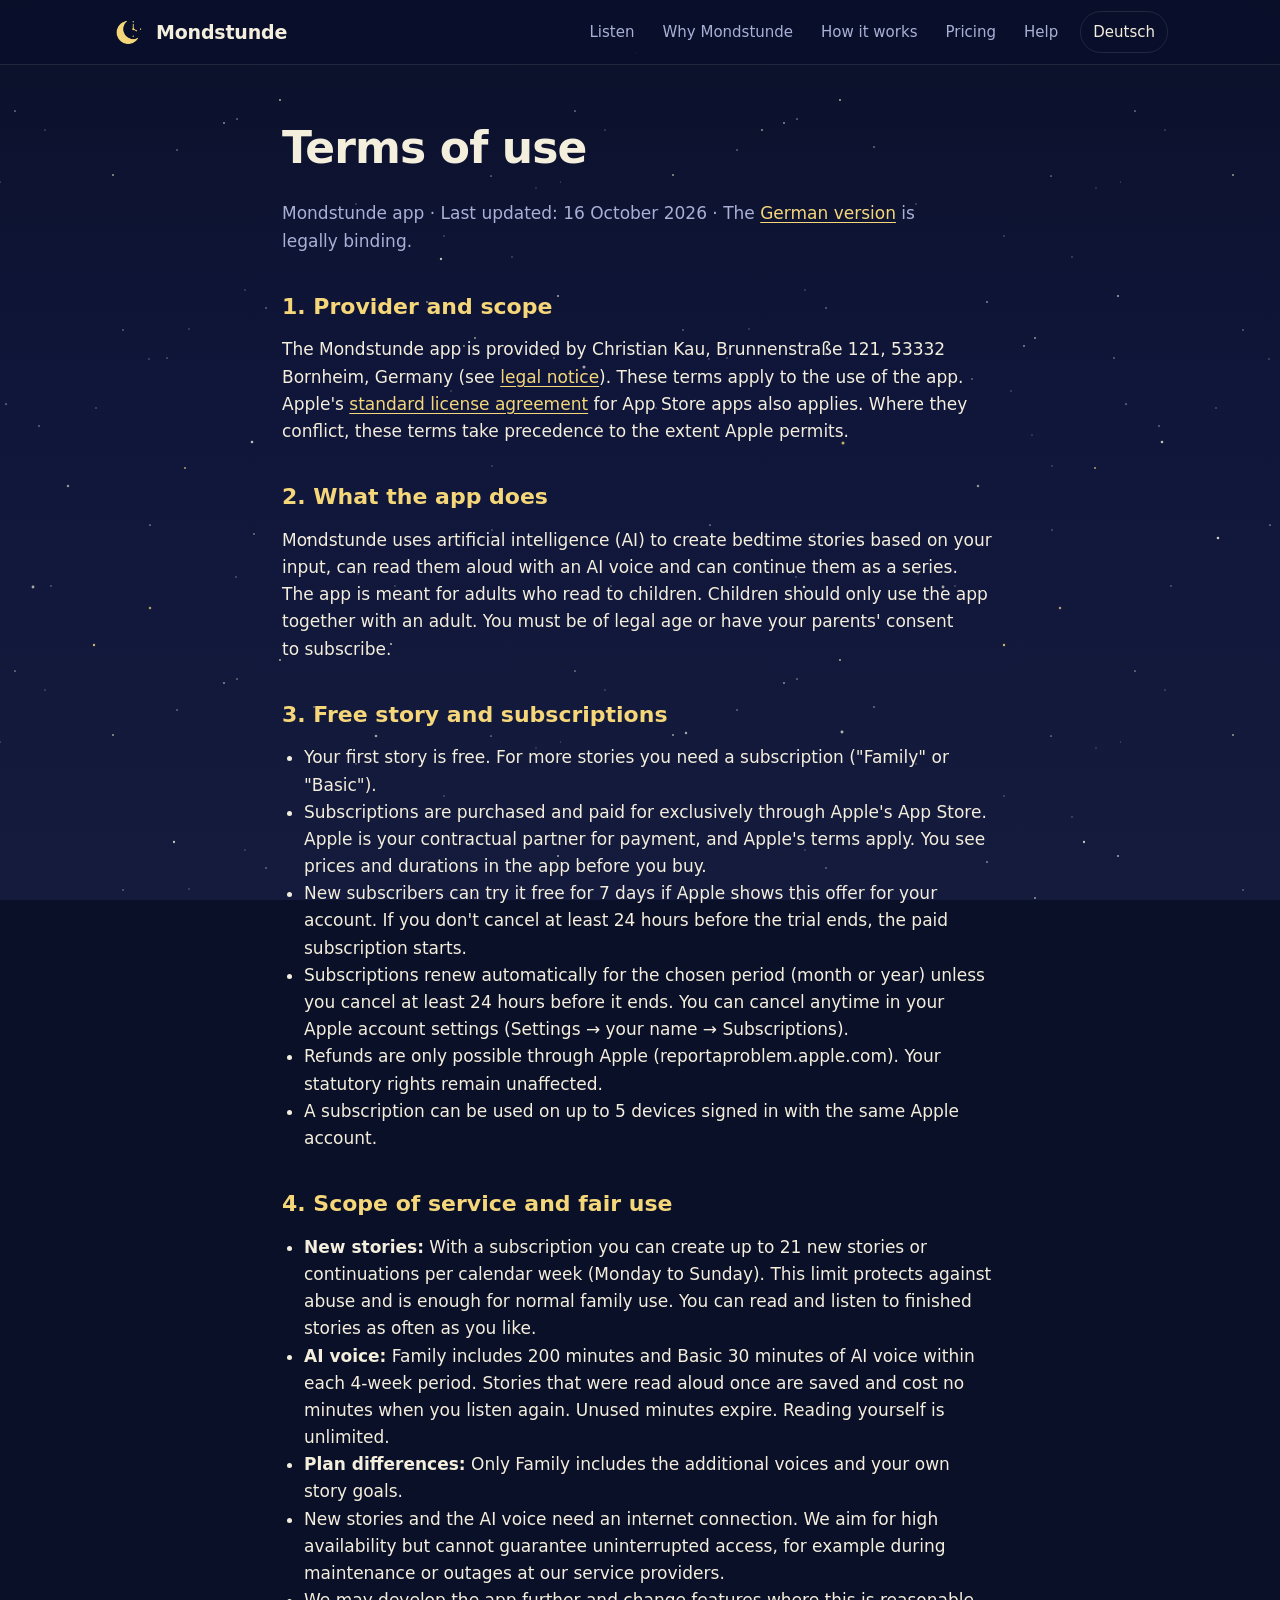
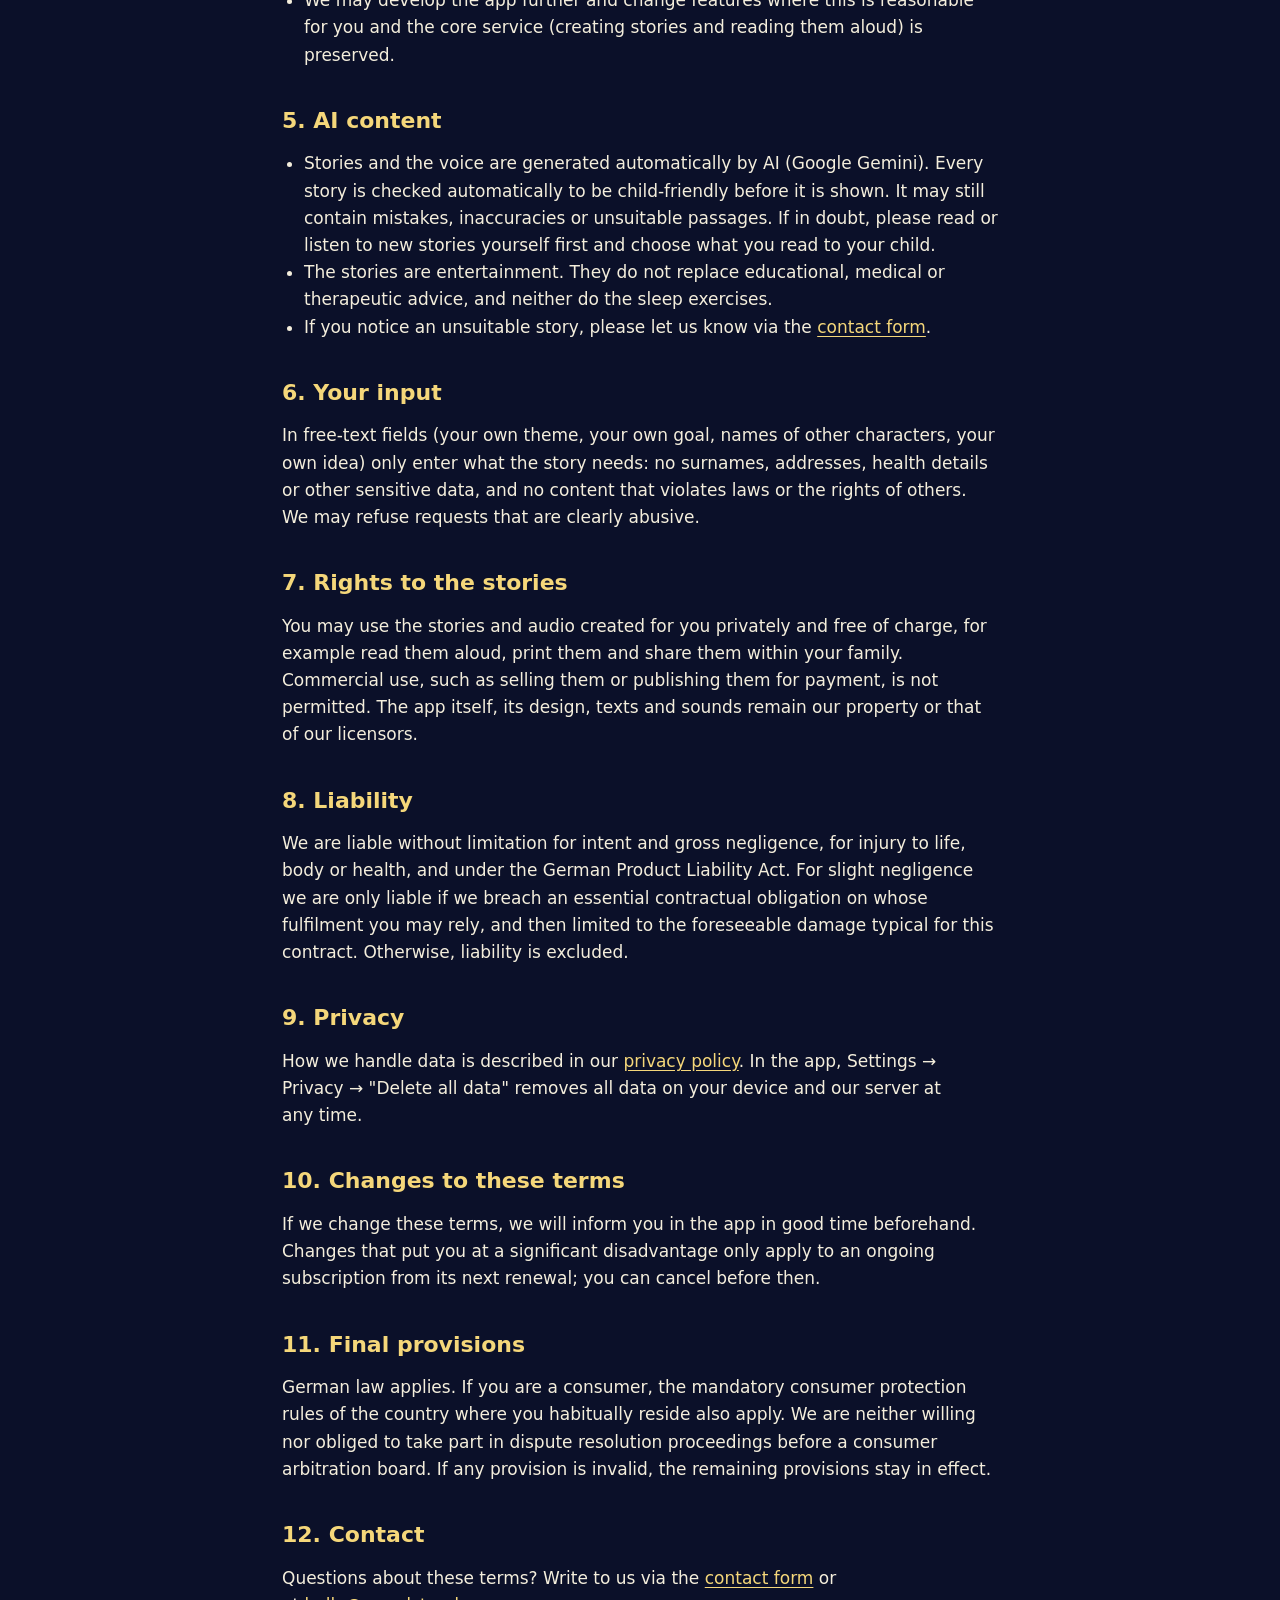
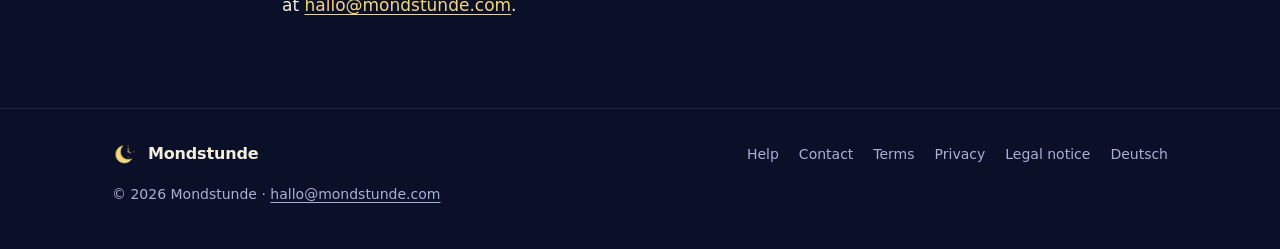
<file: nutzungsbedingungen/index.html>
<!doctype html>
<html lang="de">
<head>
<meta charset="utf-8">
<script>
(function () {
  var here = "de", other = "/en/terms/", pref = null;
  try {
    var chosen = new URLSearchParams(location.search).get("lang");
    if (chosen === "de" || chosen === "en") {
      pref = chosen;
      try { localStorage.setItem("lang", chosen); } catch (e) {}
      history.replaceState(null, "", location.pathname + location.hash);
    } else {
      try { pref = localStorage.getItem("lang"); } catch (e) {}
    }
    if (pref !== "de" && pref !== "en") {
      if (/bot|crawl|spider|slurp|facebookexternalhit|whatsapp|preview/i.test(navigator.userAgent)) return;
      var first = (navigator.languages && navigator.languages[0]) || navigator.language || "";
      pref = /^de(-|$)/i.test(first) ? "de" : "en";
    }
    if (pref !== here) location.replace(other + location.hash);
  } catch (e) {}
})();
</script>
<meta name="viewport" content="width=device-width, initial-scale=1, viewport-fit=cover">
<title>Nutzungsbedingungen – Mondstunde</title>
<meta name="description" content="Nutzungsbedingungen – Mondstunde">
<meta name="theme-color" content="#0B1029">
<meta property="og:title" content="Nutzungsbedingungen – Mondstunde">
<meta property="og:description" content="Nutzungsbedingungen – Mondstunde">
<meta property="og:type" content="website">
<meta property="og:site_name" content="Mondstunde">
<meta property="og:url" content="https://mondstunde.com/nutzungsbedingungen/">
<meta property="og:locale" content="de_DE">
<meta property="og:image" content="https://mondstunde.com/assets/og-de.jpg?v=e29b3580">
<meta property="og:image:width" content="1200">
<meta property="og:image:height" content="630">
<meta property="og:image:alt" content="Mondstunde: Gute-Nacht-Geschichten, die es nur für dein Kind gibt – zwei iPhones mit der App">
<meta name="twitter:card" content="summary_large_image">
<link rel="canonical" href="https://mondstunde.com/nutzungsbedingungen/">
<link rel="alternate" hreflang="de" href="https://mondstunde.com/nutzungsbedingungen/">
<link rel="alternate" hreflang="en" href="https://mondstunde.com/en/terms/">
<link rel="alternate" hreflang="x-default" href="https://mondstunde.com/en/terms/">
<link rel="icon" href="/assets/favicon.png" type="image/png">
<link rel="apple-touch-icon" href="/assets/icon-180.png">
<link rel="stylesheet" href="/assets/site.css?v=c92192a4">
</head>
<body>
<header class="top">
  <div class="wrap top-inner">
    <a class="brand" href="/"><img src="/assets/zeichen.png" alt="" width="34" height="34">Mondstunde</a>
    <nav aria-label="Hauptmenü"><a href="/#hoerprobe" class="wide">Hörprobe</a><a href="/#vorteile" class="wide">Vorteile</a><a href="/#so-siehts-aus" class="wide">So geht's</a><a href="/#preise" class="wide">Preise</a><a href="/support/" class="wide">Hilfe</a><a href="/en/terms/?lang=en" class="lang">English</a></nav>
  </div>
</header>
<main>
<div class="wrap narrow doc">
  <h1>Nutzungsbedingungen</h1>
  <p class="muted">App „Mondstunde“ · Stand: 16. Oktober 2026</p>

  <h2>1. Anbieter und Geltungsbereich</h2>
  <p>
    Anbieter der App „Mondstunde“ ist Christian Kau, Brunnenstraße 121, 53332 Bornheim, Deutschland
    (siehe <a href="/impressum/">Impressum</a>). Diese Bedingungen gelten für die Nutzung der App. Ergänzend gilt
    der <a href="https://www.apple.com/legal/internet-services/itunes/dev/stdeula/">Standard-Lizenzvertrag von Apple</a>
    für Apps aus dem App Store. Bei Widersprüchen gehen diese Nutzungsbedingungen vor, soweit Apple das zulässt.
  </p>

  <h2>2. Was die App macht</h2>
  <p>
    Mondstunde erstellt mit künstlicher Intelligenz (KI) Gute-Nacht-Geschichten nach deinen Angaben, liest sie auf
    Wunsch mit einer KI-Stimme vor und kann sie als Serie fortsetzen. Die App richtet sich an Erwachsene, die Kindern
    vorlesen. Kinder sollen die App nur gemeinsam mit einem Erwachsenen nutzen. Du musst volljährig sein oder die
    Zustimmung deiner Eltern haben, um ein Abo abzuschließen.
  </p>

  <h2>3. Kostenlose Geschichte und Abos</h2>
  <ul>
    <li>Die erste Geschichte ist kostenlos. Für weitere Geschichten brauchst du ein Abo („Familie“ oder „Basis“).</li>
    <li>Abos werden ausschließlich über den App Store von Apple abgeschlossen und bezahlt. Vertragspartner für die
      Zahlung ist Apple, es gelten die Bedingungen von Apple. Preise und Laufzeiten siehst du vor dem Kauf in der App.</li>
    <li>Neue Abonnent:innen können 7 Tage kostenlos testen, sofern Apple das Angebot für dein Konto anzeigt. Kündigst du
      nicht mindestens 24 Stunden vor Ende des Testzeitraums, beginnt das bezahlte Abo.</li>
    <li>Abos verlängern sich automatisch um die gewählte Laufzeit (Monat oder Jahr), wenn du sie nicht spätestens
      24 Stunden vor Ablauf kündigst. Kündigen kannst du jederzeit in deinen Apple-Account-Einstellungen
      (Einstellungen → dein Name → Abonnements).</li>
    <li>Erstattungen sind nur über Apple möglich (reportaproblem.apple.com). Gesetzliche Rechte bleiben unberührt.</li>
    <li>Ein Abo kann auf bis zu 5 Geräten genutzt werden, die mit demselben Apple-Account angemeldet sind.</li>
  </ul>

  <h2>4. Leistungsumfang und faire Nutzung</h2>
  <ul>
    <li><strong>Neue Geschichten:</strong> Mit Abo kannst du bis zu 21 neue Geschichten oder Fortsetzungen je
      Kalenderwoche erstellen (Montag bis Sonntag). Diese Grenze schützt vor Missbrauch und reicht für die normale
      Nutzung in einer Familie. Fertige Geschichten kannst du beliebig oft lesen und anhören.</li>
    <li><strong>Vorlesen mit KI-Stimme:</strong> Familie enthält 200 Minuten, Basis 30 Minuten KI-Stimme innerhalb von
      jeweils 4 Wochen. Einmal vorgelesene Geschichten sind gespeichert und kosten beim erneuten Anhören keine Minuten.
      Nicht genutzte Minuten verfallen. Selbst lesen ist unbegrenzt.</li>
    <li><strong>Unterschiede der Abos:</strong> Nur Familie enthält die zusätzlichen Stimmen und eigene Ziele für
      Geschichten.</li>
    <li>Für neue Geschichten und die KI-Stimme brauchst du eine Internetverbindung. Wir bemühen uns um eine hohe
      Verfügbarkeit, können aber keine ununterbrochene Erreichbarkeit garantieren, etwa bei Wartung oder Störungen
      unserer Dienstleister.</li>
    <li>Wir dürfen die App weiterentwickeln und Funktionen ändern, wenn das für dich zumutbar ist und der Kern der
      Leistung (Geschichten erstellen und vorlesen) erhalten bleibt.</li>
  </ul>

  <h2>5. KI-Inhalte</h2>
  <ul>
    <li>Geschichten und Stimme entstehen automatisch durch KI (Google Gemini). Jede Geschichte wird vor dem Anzeigen
      automatisch auf Kindgerechtheit geprüft. Trotzdem kann sie Fehler, Ungenauigkeiten oder unpassende Stellen
      enthalten. Bitte lies oder höre neue Geschichten im Zweifel selbst zuerst und wähle aus, was du deinem Kind vorliest.</li>
    <li>Die Geschichten sind Unterhaltung. Sie ersetzen keine pädagogische, medizinische oder therapeutische Beratung,
      auch nicht die Einschlafübungen.</li>
    <li>Fällt dir eine unpassende Geschichte auf, schreib uns bitte über das <a href="/kontakt/">Kontaktformular</a>.</li>
  </ul>

  <h2>6. Deine Eingaben</h2>
  <p>
    Gib in Freitextfeldern (eigenes Thema, eigenes Ziel, Namen weiterer Figuren, eigene Idee) nur ein, was für die
    Geschichte nötig ist: keine Nachnamen, Adressen, Gesundheitsangaben oder andere sensible Daten, und keine Inhalte,
    die gegen Gesetze oder Rechte anderer verstoßen. Wir dürfen Anfragen ablehnen, die offensichtlich missbräuchlich sind.
  </p>

  <h2>7. Rechte an den Geschichten</h2>
  <p>
    Die für dich erstellten Geschichten und Audioaufnahmen darfst du privat und unentgeltlich nutzen, zum Beispiel
    vorlesen, ausdrucken und in der Familie teilen. Eine gewerbliche Nutzung, etwa Verkauf oder Veröffentlichung gegen
    Entgelt, ist nicht gestattet. Die App selbst, ihr Design, ihre Texte und Klänge bleiben unser Eigentum bzw. das
    unserer Lizenzgeber.
  </p>

  <h2>8. Haftung</h2>
  <p>
    Wir haften unbeschränkt bei Vorsatz und grober Fahrlässigkeit, bei Verletzung von Leben, Körper oder Gesundheit
    sowie nach dem Produkthaftungsgesetz. Bei leichter Fahrlässigkeit haften wir nur, wenn wir eine wesentliche
    Vertragspflicht verletzen, auf deren Erfüllung du vertrauen darfst, und dann begrenzt auf den vorhersehbaren,
    vertragstypischen Schaden. Im Übrigen ist die Haftung ausgeschlossen.
  </p>

  <h2>9. Datenschutz</h2>
  <p>
    Wie wir mit Daten umgehen, steht in der <a href="/datenschutz/">Datenschutzerklärung</a>. Du kannst in der App
    unter Einstellungen → Datenschutz → „Alle Daten löschen“ jederzeit alle Daten auf Gerät und Server entfernen.
  </p>

  <h2>10. Änderungen dieser Bedingungen</h2>
  <p>
    Ändern wir diese Bedingungen, informieren wir dich rechtzeitig vorher in der App. Änderungen, die dich wesentlich
    schlechter stellen, gelten für ein laufendes Abo erst ab der nächsten Verlängerung; du kannst vorher kündigen.
  </p>

  <h2>11. Schlussbestimmungen</h2>
  <p>
    Es gilt deutsches Recht. Wenn du Verbraucher:in bist, gelten zusätzlich die zwingenden Verbraucherschutzvorschriften
    des Landes, in dem du deinen gewöhnlichen Aufenthalt hast. Wir sind nicht bereit und nicht verpflichtet, an
    Streitbeilegungsverfahren vor einer Verbraucherschlichtungsstelle teilzunehmen. Sollte eine Bestimmung unwirksam
    sein, bleiben die übrigen wirksam.
  </p>

  <h2>12. Kontakt</h2>
  <p>
    Fragen zu diesen Bedingungen? Schreib uns über das <a href="/kontakt/">Kontaktformular</a> oder an
    <a href="mailto:hallo@mondstunde.com">hallo@mondstunde.com</a>.
  </p>

</div>
</main>
<footer>
  <div class="wrap foot">
    <a class="brand small" href="/"><img src="/assets/zeichen.png" alt="" width="26" height="26">Mondstunde</a>
    <nav aria-label="Rechtliches"><a href="/support/">Hilfe</a><a href="/kontakt/">Kontakt</a><a href="/nutzungsbedingungen/" aria-current="page">Nutzungsbedingungen</a><a href="/datenschutz/">Datenschutz</a><a href="/impressum/">Impressum</a><a href="/en/terms/?lang=en">English</a></nav>
    <span class="copy">© 2026 Mondstunde · <a href="mailto:hallo@mondstunde.com">hallo@mondstunde.com</a></span>
  </div>
</footer>
</body>
</html>
</file>
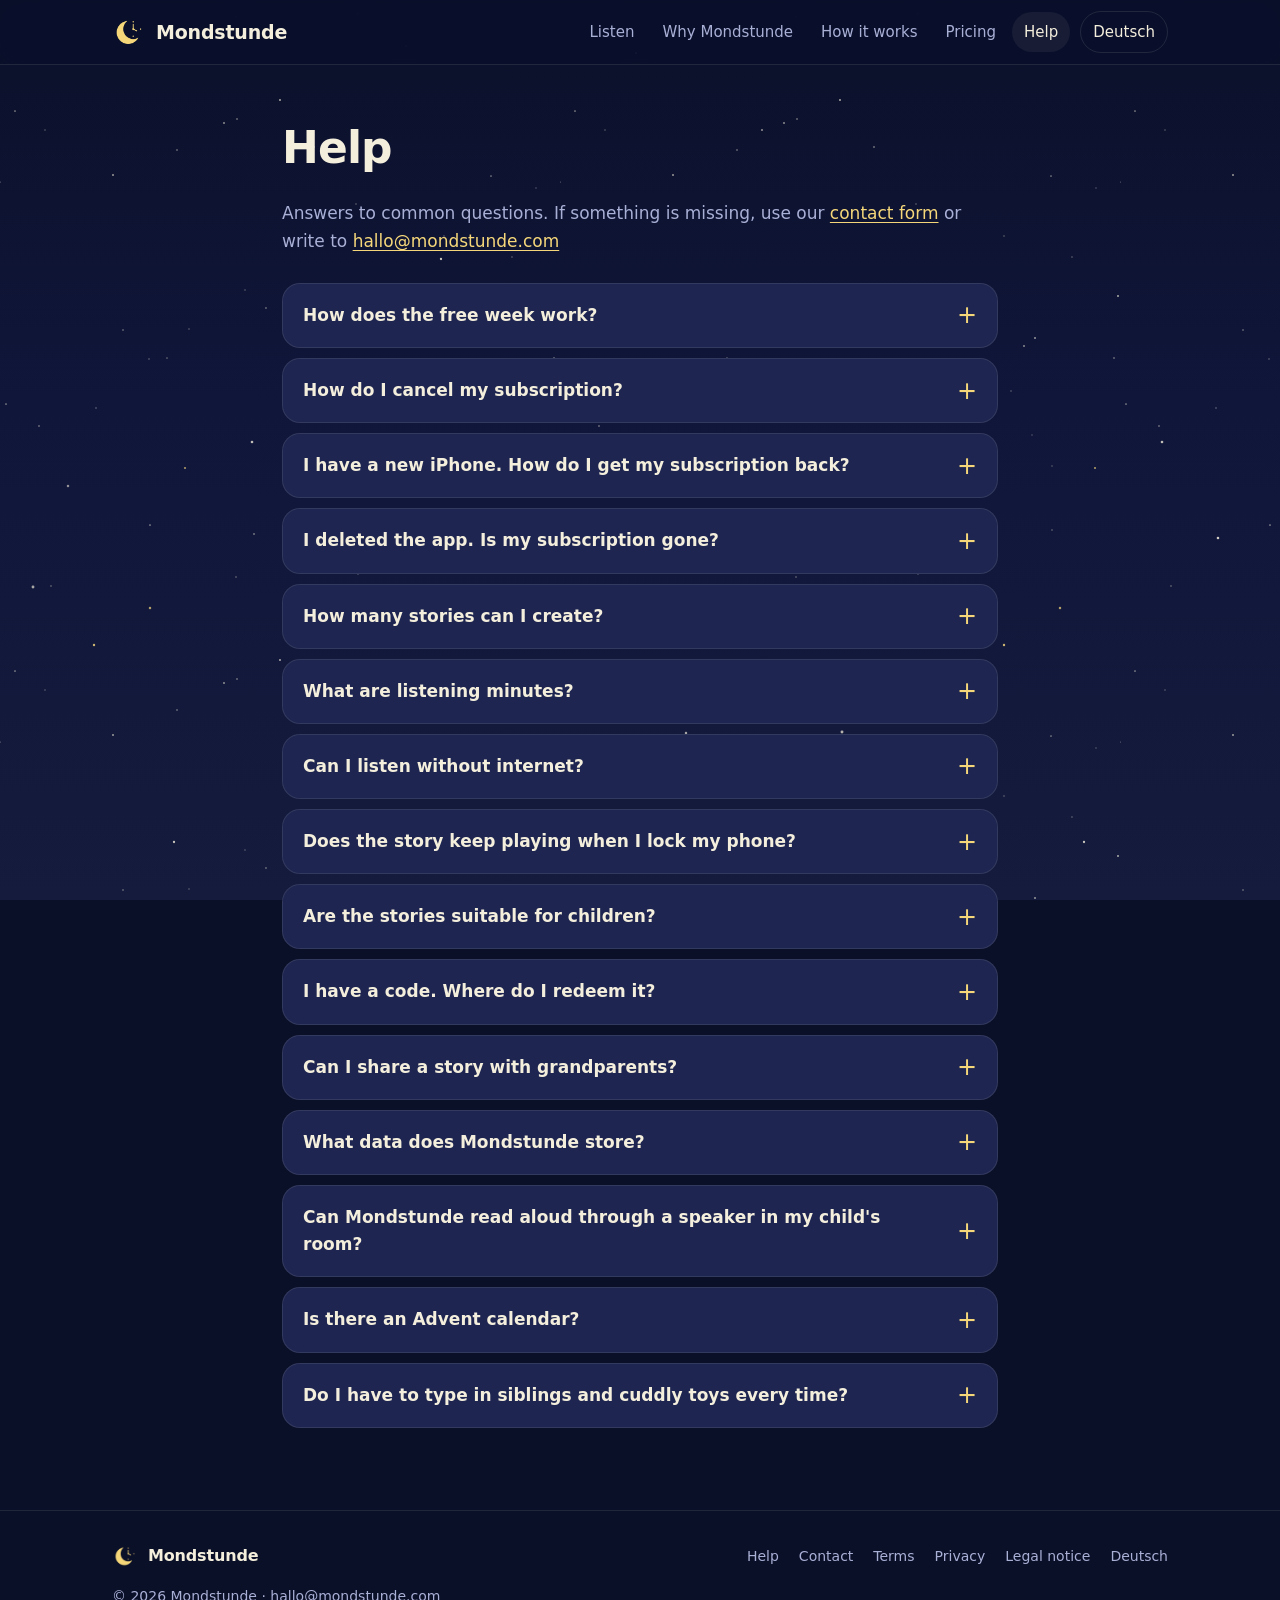
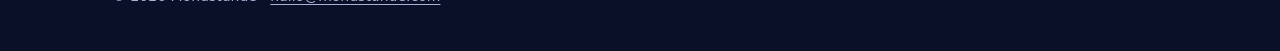
<file: support/index.html>
<!doctype html>
<html lang="de">
<head>
<meta charset="utf-8">
<script>
(function () {
  var here = "de", other = "/en/support/", pref = null;
  try {
    var chosen = new URLSearchParams(location.search).get("lang");
    if (chosen === "de" || chosen === "en") {
      pref = chosen;
      try { localStorage.setItem("lang", chosen); } catch (e) {}
      history.replaceState(null, "", location.pathname + location.hash);
    } else {
      try { pref = localStorage.getItem("lang"); } catch (e) {}
    }
    if (pref !== "de" && pref !== "en") {
      if (/bot|crawl|spider|slurp|facebookexternalhit|whatsapp|preview/i.test(navigator.userAgent)) return;
      var first = (navigator.languages && navigator.languages[0]) || navigator.language || "";
      pref = /^de(-|$)/i.test(first) ? "de" : "en";
    }
    if (pref !== here) location.replace(other + location.hash);
  } catch (e) {}
})();
</script>
<meta name="viewport" content="width=device-width, initial-scale=1, viewport-fit=cover">
<title>Hilfe – Mondstunde</title>
<meta name="description" content="Hier findest du Antworten auf häufige Fragen. Wenn etwas fehlt, nutze unser Kontaktformular oder schreib an.">
<meta name="theme-color" content="#0B1029">
<meta property="og:title" content="Hilfe – Mondstunde">
<meta property="og:description" content="Hier findest du Antworten auf häufige Fragen. Wenn etwas fehlt, nutze unser Kontaktformular oder schreib an.">
<meta property="og:type" content="website">
<meta property="og:site_name" content="Mondstunde">
<meta property="og:url" content="https://mondstunde.com/support/">
<meta property="og:locale" content="de_DE">
<meta property="og:image" content="https://mondstunde.com/assets/og-de.jpg?v=e29b3580">
<meta property="og:image:width" content="1200">
<meta property="og:image:height" content="630">
<meta property="og:image:alt" content="Mondstunde: Gute-Nacht-Geschichten, die es nur für dein Kind gibt – zwei iPhones mit der App">
<meta name="twitter:card" content="summary_large_image">
<link rel="canonical" href="https://mondstunde.com/support/">
<link rel="alternate" hreflang="de" href="https://mondstunde.com/support/">
<link rel="alternate" hreflang="en" href="https://mondstunde.com/en/support/">
<link rel="alternate" hreflang="x-default" href="https://mondstunde.com/en/support/">
<link rel="icon" href="/assets/favicon.png" type="image/png">
<link rel="apple-touch-icon" href="/assets/icon-180.png">
<link rel="stylesheet" href="/assets/site.css?v=c92192a4">
</head>
<body>
<header class="top">
  <div class="wrap top-inner">
    <a class="brand" href="/"><img src="/assets/zeichen.png" alt="" width="34" height="34">Mondstunde</a>
    <nav aria-label="Hauptmenü"><a href="/#hoerprobe" class="wide">Hörprobe</a><a href="/#vorteile" class="wide">Vorteile</a><a href="/#so-siehts-aus" class="wide">So geht's</a><a href="/#preise" class="wide">Preise</a><a href="/support/" class="wide" aria-current="page">Hilfe</a><a href="/en/support/?lang=en" class="lang">English</a></nav>
  </div>
</header>
<main>

<div class="wrap narrow doc">
  <h1>Hilfe</h1>
  <p class="muted">Hier findest du Antworten auf häufige Fragen. Wenn etwas fehlt, nutze unser <a href="/kontakt/">Kontaktformular</a> oder schreib an <a href="mailto:hallo@mondstunde.com">hallo@mondstunde.com</a></p>
  <details><summary>Wie funktioniert die Gratiswoche?</summary><p>Neue Abonnent:innen können Mondstunde 7 Tage kostenlos testen. Kündigst du vor Ende der Woche, zahlst du nichts. Danach verlängert sich das Abo automatisch.</p></details><details><summary>Wie kündige ich mein Abo?</summary><p>Abos laufen über dein Apple-Konto. Öffne auf dem iPhone Einstellungen → dein Name → Abonnements → Mondstunde. Oder in der App: Einstellungen → Abo verwalten. Kündige spätestens 24 Stunden vor Ablauf des Zeitraums.</p></details><details><summary>Ich habe ein neues iPhone. Wie bekomme ich mein Abo zurück?</summary><p>Öffne in der App Einstellungen → Käufe wiederherstellen. Kinderprofile, Geschichten, Favoriten und das Audio der KI-Stimme kommen über deine iCloud von selbst zurück, wenn du mit demselben Apple-Konto angemeldet bist. Ohne iCloud kommen die Geschichten mit, wenn du das neue iPhone aus einem Backup des alten einrichtest.</p></details><details><summary>Ich habe die App gelöscht. Ist mein Abo weg?</summary><p>Nein. Das Löschen der App kündigt dein Abo nicht, es läuft über dein Apple-Konto weiter. Kündigen kannst du in den iPhone-Einstellungen → dein Name → Abonnements. Installierst du die App neu, tippe auf Einstellungen → Käufe wiederherstellen. Deine Geschichten und Profile kommen über iCloud zurück; ohne iCloud werden sie mit der App gelöscht.</p></details><details><summary>Wie viele Geschichten kann ich erstellen?</summary><p>Mit Abo bis zu 21 neue Geschichten pro Woche (faire Nutzung). Fertige Geschichten kannst du so oft lesen und hören, wie du möchtest.</p></details><details><summary>Was bedeuten die Vorlese-Minuten?</summary><p>Die KI-Stimme kostet uns pro Minute Geld, deshalb gibt es ein Kontingent: 200 Minuten im Familien-Abo, 30 Minuten im Basis-Abo, jeweils für 4 Wochen. Die Minuten werden abgezogen, wenn eine Geschichte mit KI-Stimme entsteht. Danach kannst du sie so oft anhören, wie du möchtest, auch auf deinen anderen Geräten. Den Stand siehst du in den Einstellungen.</p></details><details><summary>Kann ich ohne Internet vorlesen lassen?</summary><p>Ja, sobald eine Geschichte einmal mit der KI-Stimme vorgelesen wurde. Neue Geschichten brauchen eine Internetverbindung.</p></details><details><summary>Läuft die Geschichte weiter, wenn ich das Handy sperre?</summary><p>Ja. Die Geschichte und das Einschlafgeräusch laufen weiter und lassen sich vom Sperrbildschirm steuern. Nur wenn du die App in der App-Übersicht wegwischst, beendet iOS auch die Wiedergabe.</p></details><details><summary>Sind die Geschichten für Kinder geeignet?</summary><p>Jede Geschichte wird vor dem Anzeigen automatisch auf Kindgerechtheit geprüft: keine Gewalt, nichts Gruseliges, kein Spott. Sollte dir trotzdem etwas auffallen, schreib uns bitte.</p></details><details><summary>Ich habe einen Code. Wo löse ich ihn ein?</summary><p>In der App unter Einstellungen → Abo → Code einlösen oder im Abo-Angebot unten bei „Code einlösen“. Hast du einen Link mit Code bekommen, reicht ein Tipp darauf.</p></details><details><summary>Kann ich eine Geschichte mit Oma und Opa teilen?</summary><p>Ja. Tippe in einer Geschichte oben auf das Teilen-Symbol: als PDF zum Ausdrucken, als Hörbuch (wenn die Geschichte vorgelesen wurde) oder als Text.</p></details><details><summary>Welche Daten speichert Mondstunde?</summary><p>Du brauchst kein Konto. Für eine Geschichte übertragen wir nur Vorname, Alter und Anrede deines Kindes, die gewählten Optionen, die Namen weiterer Figuren (mit Rolle, z. B. „Bello (Hund)“) und die eingetragenen Lieblingsdinge an Google Gemini. Vorher fragt die App nach deiner Zustimmung. Geschichten und Profile liegen auf deinem Gerät und in deiner privaten iCloud, auf die wir keinen Zugriff haben. Audio bleibt auf dem Gerät. Unter Einstellungen → Alle Daten löschen entfernst du mit einem Tipp deine Geschichten, Profile und dein anonymes Konto, auch aus iCloud. Was danach noch kurz gespeichert bleibt, steht in der <a href="/datenschutz/">Datenschutzerklärung</a>.</p></details><details><summary>Kann Mondstunde über einen Lautsprecher im Kinderzimmer vorlesen?</summary><p>Ja. Wähle im Player über das AirPlay-Symbol einen HomePod, AirPlay- oder Bluetooth-Lautsprecher. Die Geschichte läuft weiter, auch wenn das Handy gesperrt ist oder in einem anderen Zimmer liegt. Bei AirPlay reicht dasselbe WLAN, bei Bluetooth sollte das Handy in der Nähe bleiben. Mitteilungstöne bleiben dabei auf dem Handy.</p></details><details><summary>Gibt es einen Adventskalender?</summary><p>Ja, im Familien-Abo. Vom 1. bis 24. Dezember öffnet sich jeden Abend ein Türchen mit einer neuen Geschichte, und alle zusammen erzählen eine Rahmenhandlung bis Heiligabend. Ihr wählt eine von drei Geschichten, wer bei euch die Geschenke bringt (Christkind, Weihnachtsmann oder niemand Bestimmtes), wer mitspielt und wie lang jeder Abend ist. Schon im November gibt es eine Vorgeschichte, verpasste Abende lassen sich nachholen. Jedes Türchen zählt wie eine neue Geschichte.</p></details><details><summary>Muss ich Geschwister und Kuscheltiere jedes Mal neu eintippen?</summary><p>Nein, die App merkt sie sich im Kinderprofil unter „Familie & Freunde“, mit Rolle wie „Schwester“ oder „Hund“. Bei „Wer ist dabei?“ tippst du sie dann nur noch an. Geschwister mit eigenem Profil erscheinen dort von selbst.</p></details>
</div>

</main>
<footer>
  <div class="wrap foot">
    <a class="brand small" href="/"><img src="/assets/zeichen.png" alt="" width="26" height="26">Mondstunde</a>
    <nav aria-label="Rechtliches"><a href="/support/" aria-current="page">Hilfe</a><a href="/kontakt/">Kontakt</a><a href="/nutzungsbedingungen/">Nutzungsbedingungen</a><a href="/datenschutz/">Datenschutz</a><a href="/impressum/">Impressum</a><a href="/en/support/?lang=en">English</a></nav>
    <span class="copy">© 2026 Mondstunde · <a href="mailto:hallo@mondstunde.com">hallo@mondstunde.com</a></span>
  </div>
</footer>
</body>
</html>
</file>
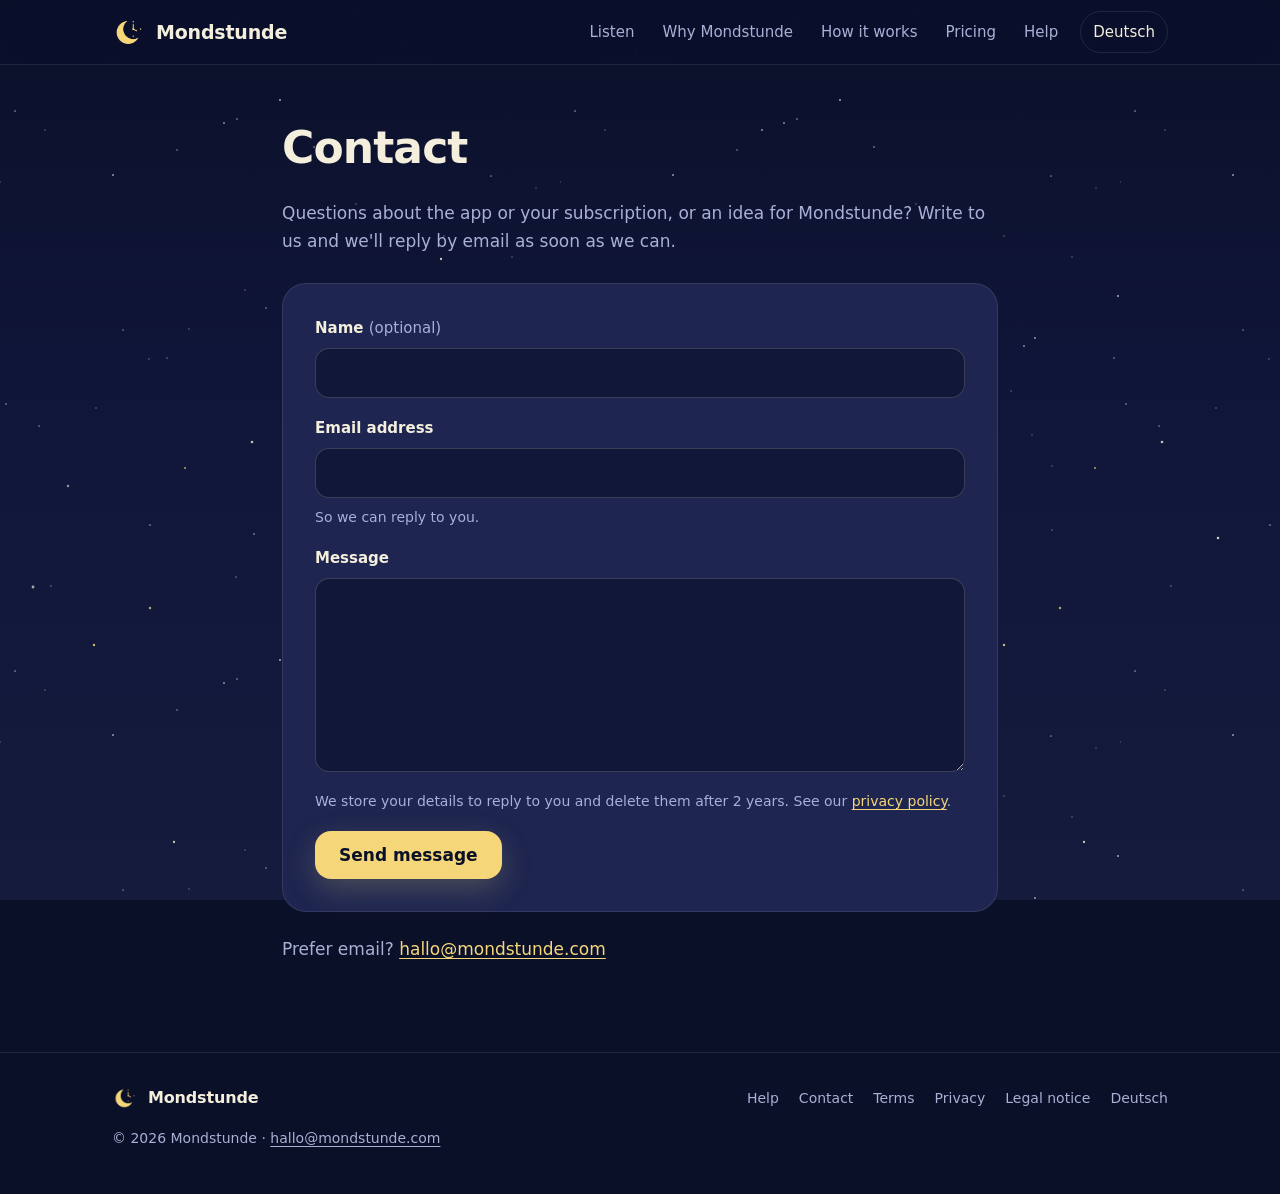
<file: en/contact/index.html>
<!doctype html>
<html lang="en">
<head>
<meta charset="utf-8">
<script>
(function () {
  var here = "en", other = "/kontakt/", pref = null;
  try {
    var chosen = new URLSearchParams(location.search).get("lang");
    if (chosen === "de" || chosen === "en") {
      pref = chosen;
      try { localStorage.setItem("lang", chosen); } catch (e) {}
      history.replaceState(null, "", location.pathname + location.hash);
    } else {
      try { pref = localStorage.getItem("lang"); } catch (e) {}
    }
    if (pref !== "de" && pref !== "en") {
      if (/bot|crawl|spider|slurp|facebookexternalhit|whatsapp|preview/i.test(navigator.userAgent)) return;
      var first = (navigator.languages && navigator.languages[0]) || navigator.language || "";
      pref = /^de(-|$)/i.test(first) ? "de" : "en";
    }
    if (pref !== here) location.replace(other + location.hash);
  } catch (e) {}
})();
</script>
<meta name="viewport" content="width=device-width, initial-scale=1, viewport-fit=cover">
<title>Contact – Mondstunde</title>
<meta name="description" content="Questions about the app or your subscription, or an idea for Mondstunde? Write to us and we'll reply by email as soon as we can.">
<meta name="theme-color" content="#0B1029">
<meta property="og:title" content="Contact – Mondstunde">
<meta property="og:description" content="Questions about the app or your subscription, or an idea for Mondstunde? Write to us and we'll reply by email as soon as we can.">
<meta property="og:type" content="website">
<meta property="og:site_name" content="Mondstunde">
<meta property="og:url" content="https://mondstunde.com/en/contact/">
<meta property="og:locale" content="en_US">
<meta property="og:image" content="https://mondstunde.com/assets/og-en.jpg?v=6f2187a0">
<meta property="og:image:width" content="1200">
<meta property="og:image:height" content="630">
<meta property="og:image:alt" content="Mondstunde: bedtime stories made just for your child – two iPhones showing the app">
<meta name="twitter:card" content="summary_large_image">
<link rel="canonical" href="https://mondstunde.com/en/contact/">
<link rel="alternate" hreflang="de" href="https://mondstunde.com/kontakt/">
<link rel="alternate" hreflang="en" href="https://mondstunde.com/en/contact/">
<link rel="alternate" hreflang="x-default" href="https://mondstunde.com/en/contact/">
<link rel="icon" href="/assets/favicon.png" type="image/png">
<link rel="apple-touch-icon" href="/assets/icon-180.png">
<link rel="stylesheet" href="/assets/site.css?v=c92192a4">
</head>
<body>
<header class="top">
  <div class="wrap top-inner">
    <a class="brand" href="/en/"><img src="/assets/zeichen.png" alt="" width="34" height="34">Mondstunde</a>
    <nav aria-label="Hauptmenü"><a href="/en/#listen" class="wide">Listen</a><a href="/en/#why-mondstunde" class="wide">Why Mondstunde</a><a href="/en/#how-it-works" class="wide">How it works</a><a href="/en/#pricing" class="wide">Pricing</a><a href="/en/support/" class="wide">Help</a><a href="/kontakt/?lang=de" class="lang">Deutsch</a></nav>
  </div>
</header>
<main>

<div class="wrap narrow doc">
  <h1>Contact</h1>
  <p class="muted">Questions about the app or your subscription, or an idea for Mondstunde? Write to us and we'll reply by email as soon as we can.</p>
  <form class="contact-form" id="contact-form" novalidate>
    <label><span>Name <span class="optional">(optional)</span></span>
      <input name="name" type="text" maxlength="100" autocomplete="name"></label>
    <label><span>Email address</span>
      <input name="email" type="email" maxlength="200" autocomplete="email" required aria-describedby="email-hint">
      <span class="hint" id="email-hint">So we can reply to you.</span></label>
    <label><span>Message</span>
      <textarea name="message" rows="7" maxlength="5000" required></textarea></label>
    <label class="trap" aria-hidden="true">Website <input name="website" type="text" tabindex="-1" autocomplete="off"></label>
    <p class="hint">We store your details to reply to you and delete them after 2 years. See our <a href="/en/privacy/">privacy policy</a>.</p>
    <button type="submit">Send message</button>
    <p class="form-status" role="status" aria-live="polite"></p>
  </form>
  <p class="muted">Prefer email? <a href="mailto:hallo@mondstunde.com">hallo@mondstunde.com</a></p>
</div>
<script>
(() => {
  const form = document.getElementById("contact-form");
  const status = form.querySelector(".form-status");
  const button = form.querySelector("button");
  const started = Date.now();
  const text = { ok: "Thank you! Your message has arrived. We'll get back to you by email.", email: "Please enter a valid email address.", rate: "We're receiving a lot of messages right now. Please try again later or write to hallo@mondstunde.com.", error: "Something went wrong. Please try again or write to hallo@mondstunde.com." };
  form.addEventListener("submit", async (event) => {
    event.preventDefault();
    const data = Object.fromEntries(new FormData(form));
    if (!form.email.checkValidity() || !data.email) { status.textContent = text.email; status.className = "form-status error"; form.email.focus(); return; }
    if (!data.message.trim()) { form.message.focus(); return; }
    button.disabled = true; button.textContent = "Sending …"; status.textContent = "";
    try {
      const response = await fetch("https://qjlkaladwatouucvfhaa.supabase.co/functions/v1/contact", {
        method: "POST", headers: { "Content-Type": "application/json" },
        body: JSON.stringify({ ...data, language: "en", elapsed: Date.now() - started }),
      });
      const result = await response.json().catch(() => ({}));
      if (response.ok) { form.reset(); form.querySelectorAll("label, button, .hint").forEach((el) => el.hidden = true); status.textContent = text.ok; status.className = "form-status ok"; return; }
      status.textContent = result.error === "invalid_email" ? text.email : result.error === "rate_limited" ? text.rate : text.error;
    } catch { status.textContent = text.error; }
    status.className = "form-status error";
    button.disabled = false; button.textContent = "Send message";
  });
})();
</script>

</main>
<footer>
  <div class="wrap foot">
    <a class="brand small" href="/en/"><img src="/assets/zeichen.png" alt="" width="26" height="26">Mondstunde</a>
    <nav aria-label="Rechtliches"><a href="/en/support/">Help</a><a href="/en/contact/" aria-current="page">Contact</a><a href="/en/terms/">Terms</a><a href="/en/privacy/">Privacy</a><a href="/en/legal-notice/">Legal notice</a><a href="/kontakt/?lang=de">Deutsch</a></nav>
    <span class="copy">© 2026 Mondstunde · <a href="mailto:hallo@mondstunde.com">hallo@mondstunde.com</a></span>
  </div>
</footer>
</body>
</html>
</file>
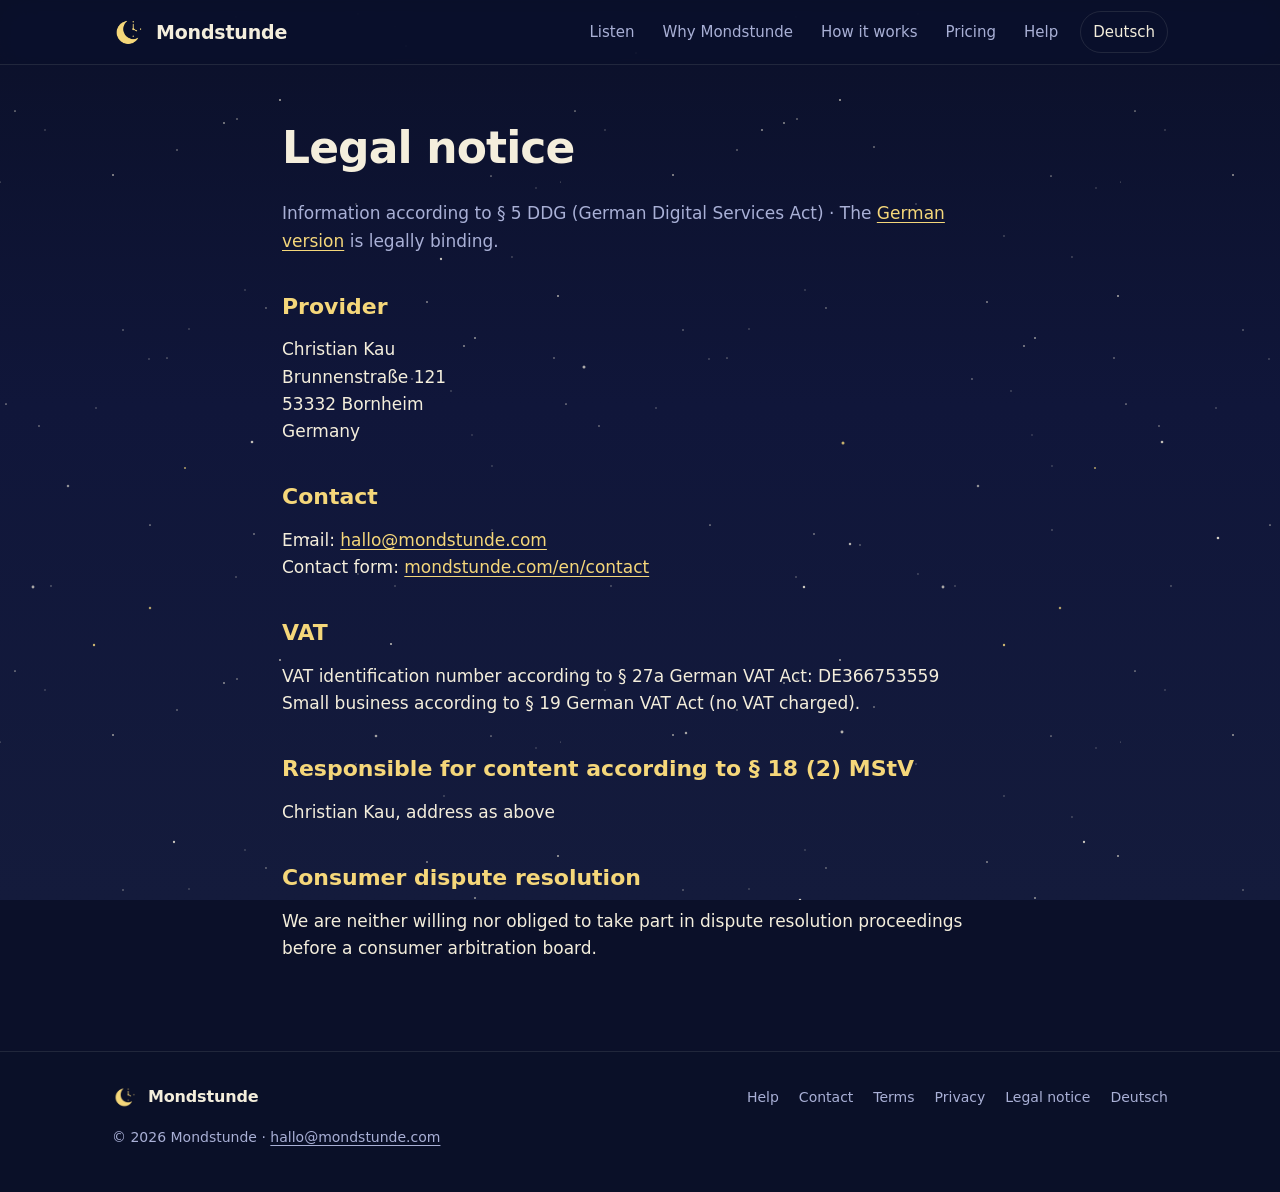
<file: en/legal-notice/index.html>
<!doctype html>
<html lang="en">
<head>
<meta charset="utf-8">
<script>
(function () {
  var here = "en", other = "/impressum/", pref = null;
  try {
    var chosen = new URLSearchParams(location.search).get("lang");
    if (chosen === "de" || chosen === "en") {
      pref = chosen;
      try { localStorage.setItem("lang", chosen); } catch (e) {}
      history.replaceState(null, "", location.pathname + location.hash);
    } else {
      try { pref = localStorage.getItem("lang"); } catch (e) {}
    }
    if (pref !== "de" && pref !== "en") {
      if (/bot|crawl|spider|slurp|facebookexternalhit|whatsapp|preview/i.test(navigator.userAgent)) return;
      var first = (navigator.languages && navigator.languages[0]) || navigator.language || "";
      pref = /^de(-|$)/i.test(first) ? "de" : "en";
    }
    if (pref !== here) location.replace(other + location.hash);
  } catch (e) {}
})();
</script>
<meta name="viewport" content="width=device-width, initial-scale=1, viewport-fit=cover">
<title>Legal notice – Mondstunde</title>
<meta name="description" content="Legal notice – Mondstunde">
<meta name="theme-color" content="#0B1029">
<meta property="og:title" content="Legal notice – Mondstunde">
<meta property="og:description" content="Legal notice – Mondstunde">
<meta property="og:type" content="website">
<meta property="og:site_name" content="Mondstunde">
<meta property="og:url" content="https://mondstunde.com/en/legal-notice/">
<meta property="og:locale" content="en_US">
<meta property="og:image" content="https://mondstunde.com/assets/og-en.jpg?v=6f2187a0">
<meta property="og:image:width" content="1200">
<meta property="og:image:height" content="630">
<meta property="og:image:alt" content="Mondstunde: bedtime stories made just for your child – two iPhones showing the app">
<meta name="twitter:card" content="summary_large_image">
<link rel="canonical" href="https://mondstunde.com/en/legal-notice/">
<link rel="alternate" hreflang="de" href="https://mondstunde.com/impressum/">
<link rel="alternate" hreflang="en" href="https://mondstunde.com/en/legal-notice/">
<link rel="alternate" hreflang="x-default" href="https://mondstunde.com/en/legal-notice/">
<link rel="icon" href="/assets/favicon.png" type="image/png">
<link rel="apple-touch-icon" href="/assets/icon-180.png">
<link rel="stylesheet" href="/assets/site.css?v=c92192a4">
</head>
<body>
<header class="top">
  <div class="wrap top-inner">
    <a class="brand" href="/en/"><img src="/assets/zeichen.png" alt="" width="34" height="34">Mondstunde</a>
    <nav aria-label="Hauptmenü"><a href="/en/#listen" class="wide">Listen</a><a href="/en/#why-mondstunde" class="wide">Why Mondstunde</a><a href="/en/#how-it-works" class="wide">How it works</a><a href="/en/#pricing" class="wide">Pricing</a><a href="/en/support/" class="wide">Help</a><a href="/impressum/?lang=de" class="lang">Deutsch</a></nav>
  </div>
</header>
<main>
<div class="wrap narrow doc">
  <h1>Legal notice</h1>
  <p class="muted">Information according to § 5 DDG (German Digital Services Act) · The <a href="/impressum/?lang=de">German version</a> is legally binding.</p>

  <h2>Provider</h2>
  <p>
    Christian Kau<br>
    Brunnenstraße 121<br>
    53332 Bornheim<br>
    Germany
  </p>

  <h2>Contact</h2>
  <p>
    Email: <a href="mailto:hallo@mondstunde.com">hallo@mondstunde.com</a><br>
    Contact form: <a href="/en/contact/">mondstunde.com/en/contact</a>
  </p>

  <h2>VAT</h2>
  <p>
    VAT identification number according to § 27a German VAT Act: DE366753559<br>
    Small business according to § 19 German VAT Act (no VAT charged).
  </p>

  <h2>Responsible for content according to § 18 (2) MStV</h2>
  <p>Christian Kau, address as above</p>

  <h2>Consumer dispute resolution</h2>
  <p>We are neither willing nor obliged to take part in dispute resolution proceedings before a consumer arbitration board.</p>

</div>
</main>
<footer>
  <div class="wrap foot">
    <a class="brand small" href="/en/"><img src="/assets/zeichen.png" alt="" width="26" height="26">Mondstunde</a>
    <nav aria-label="Rechtliches"><a href="/en/support/">Help</a><a href="/en/contact/">Contact</a><a href="/en/terms/">Terms</a><a href="/en/privacy/">Privacy</a><a href="/en/legal-notice/" aria-current="page">Legal notice</a><a href="/impressum/?lang=de">Deutsch</a></nav>
    <span class="copy">© 2026 Mondstunde · <a href="mailto:hallo@mondstunde.com">hallo@mondstunde.com</a></span>
  </div>
</footer>
</body>
</html>
</file>
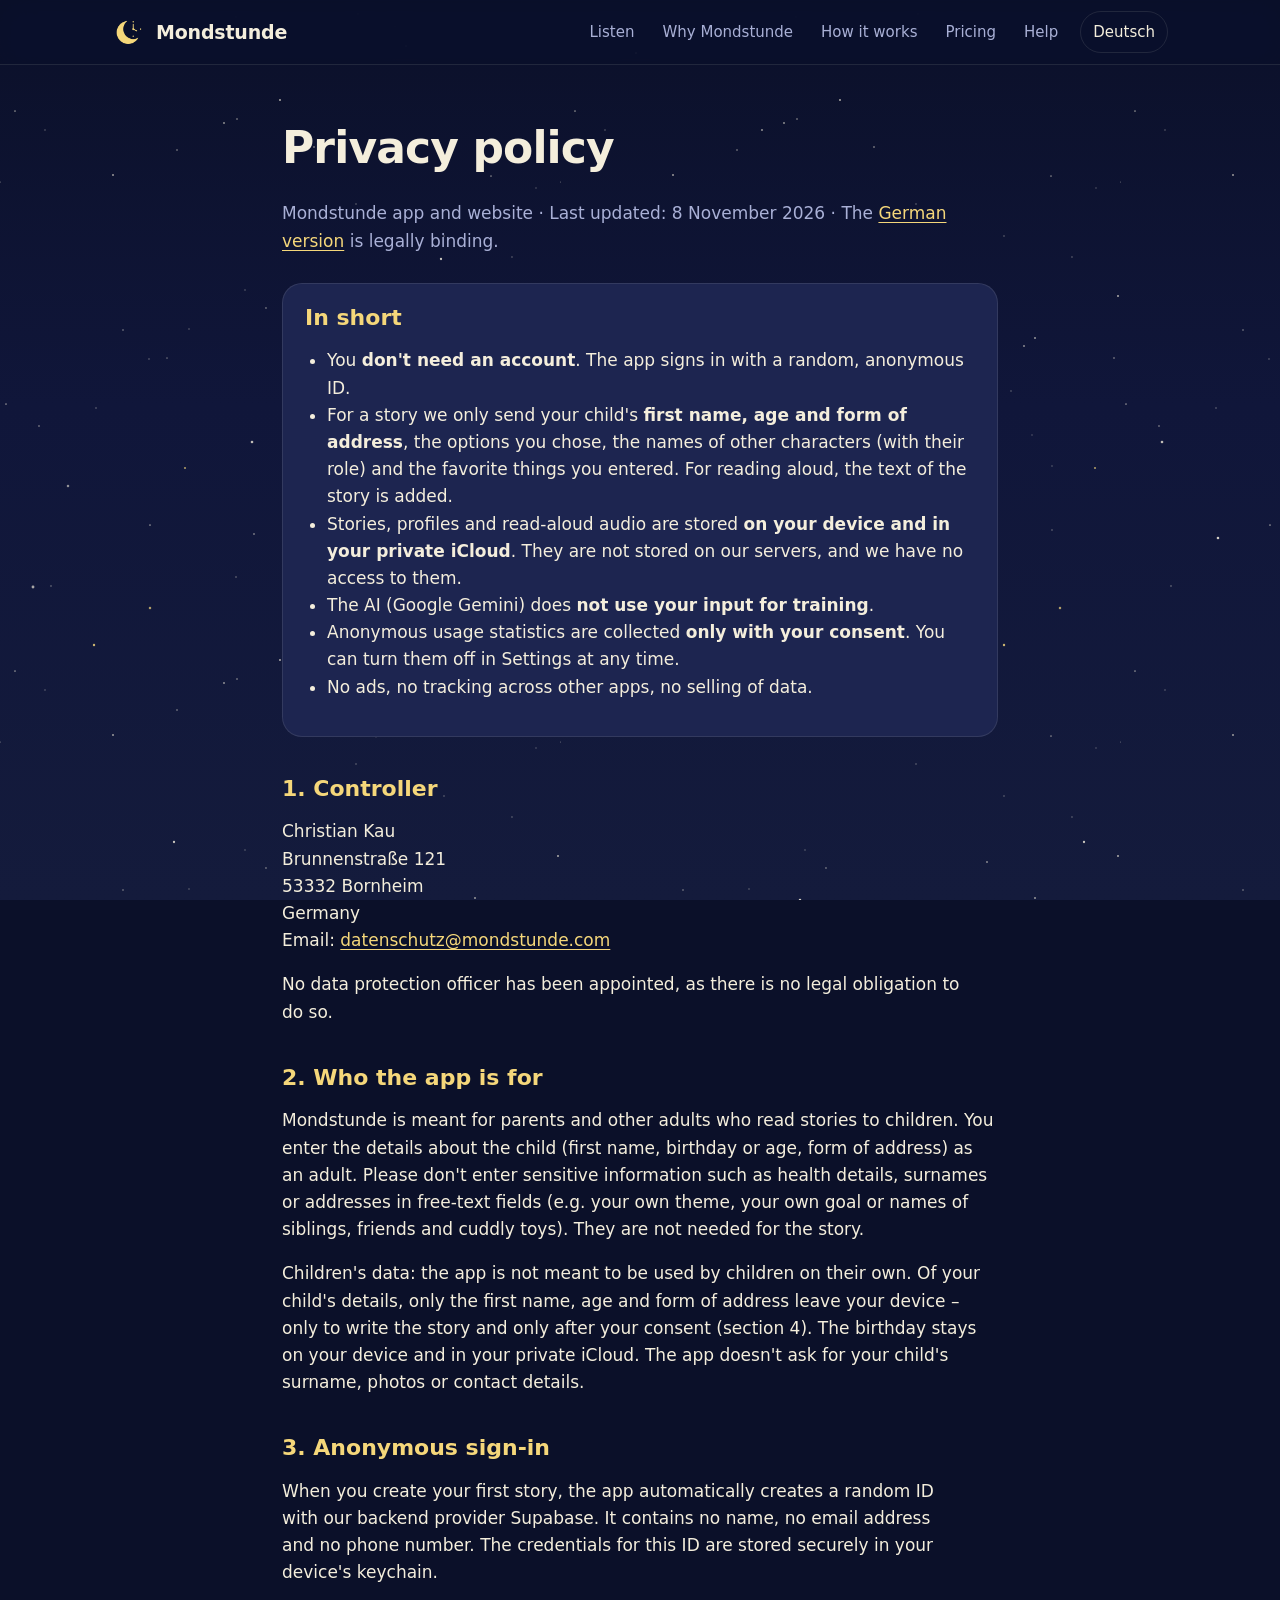
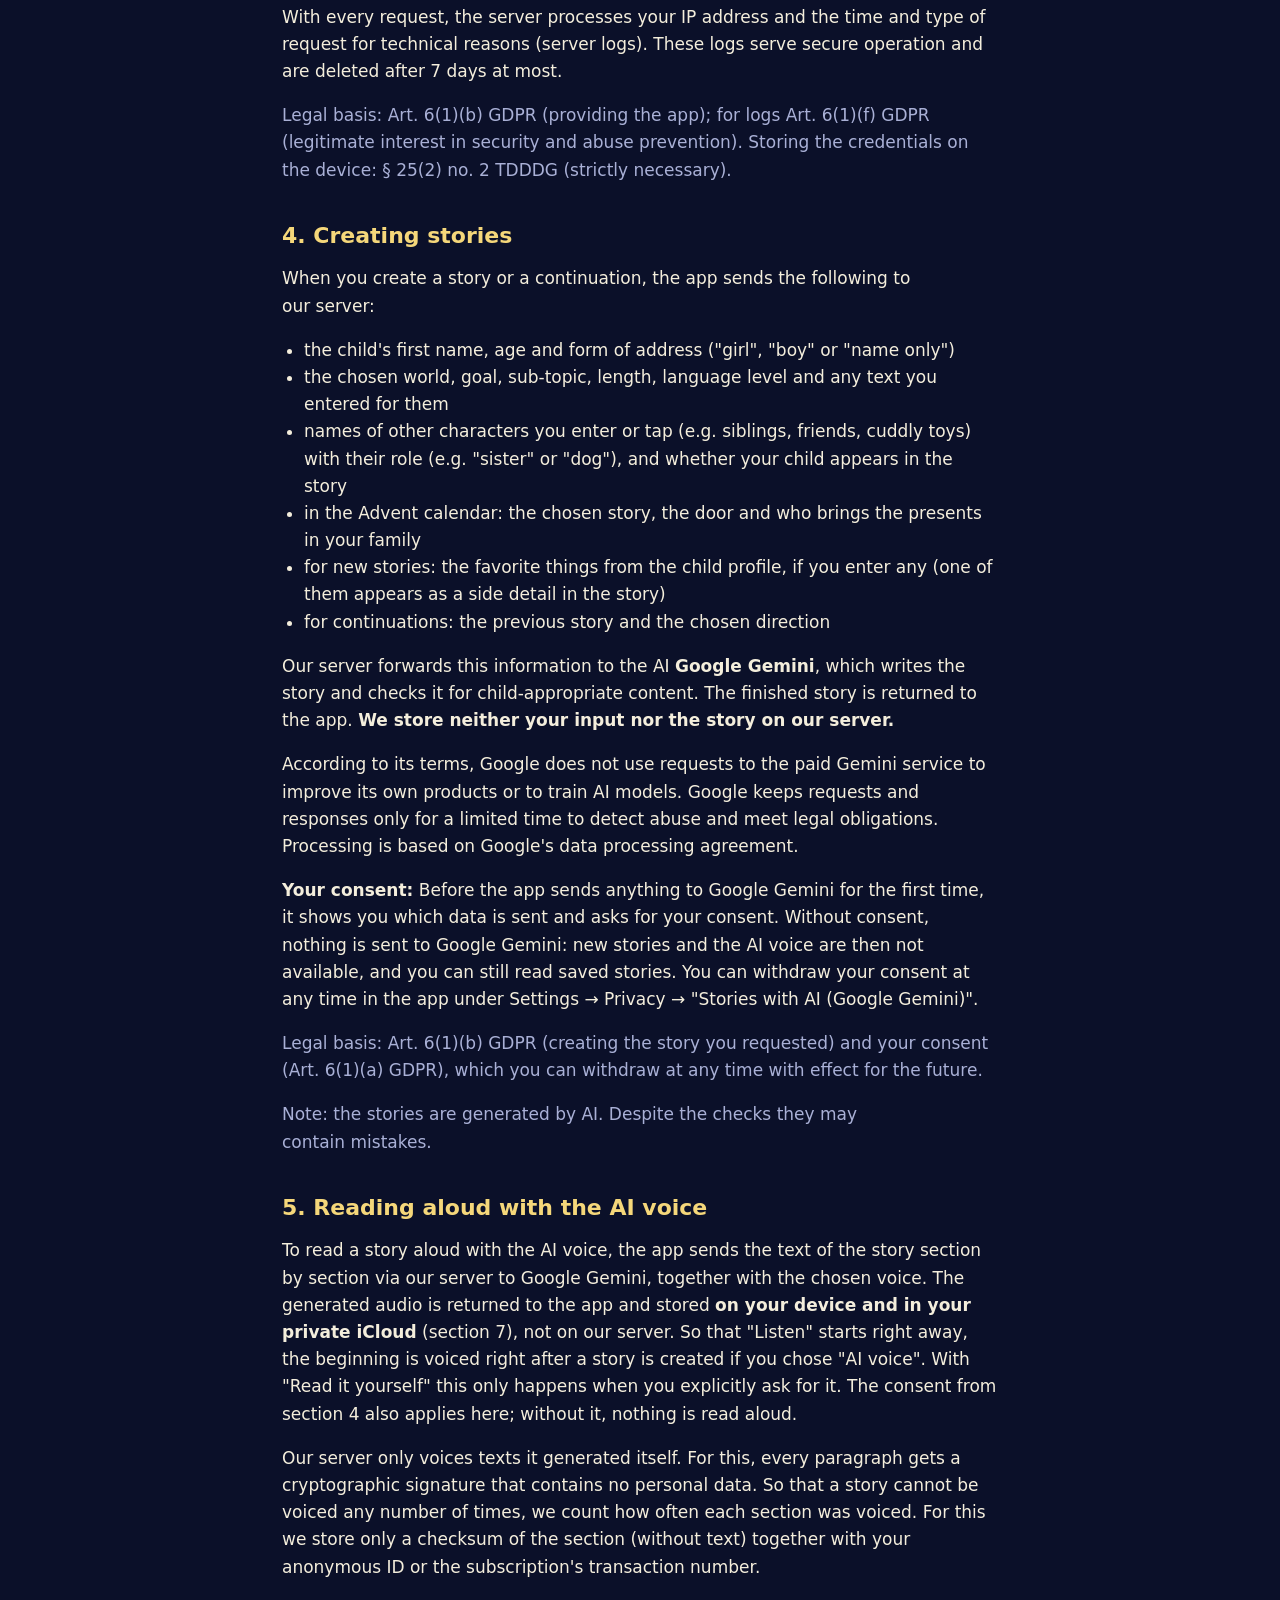
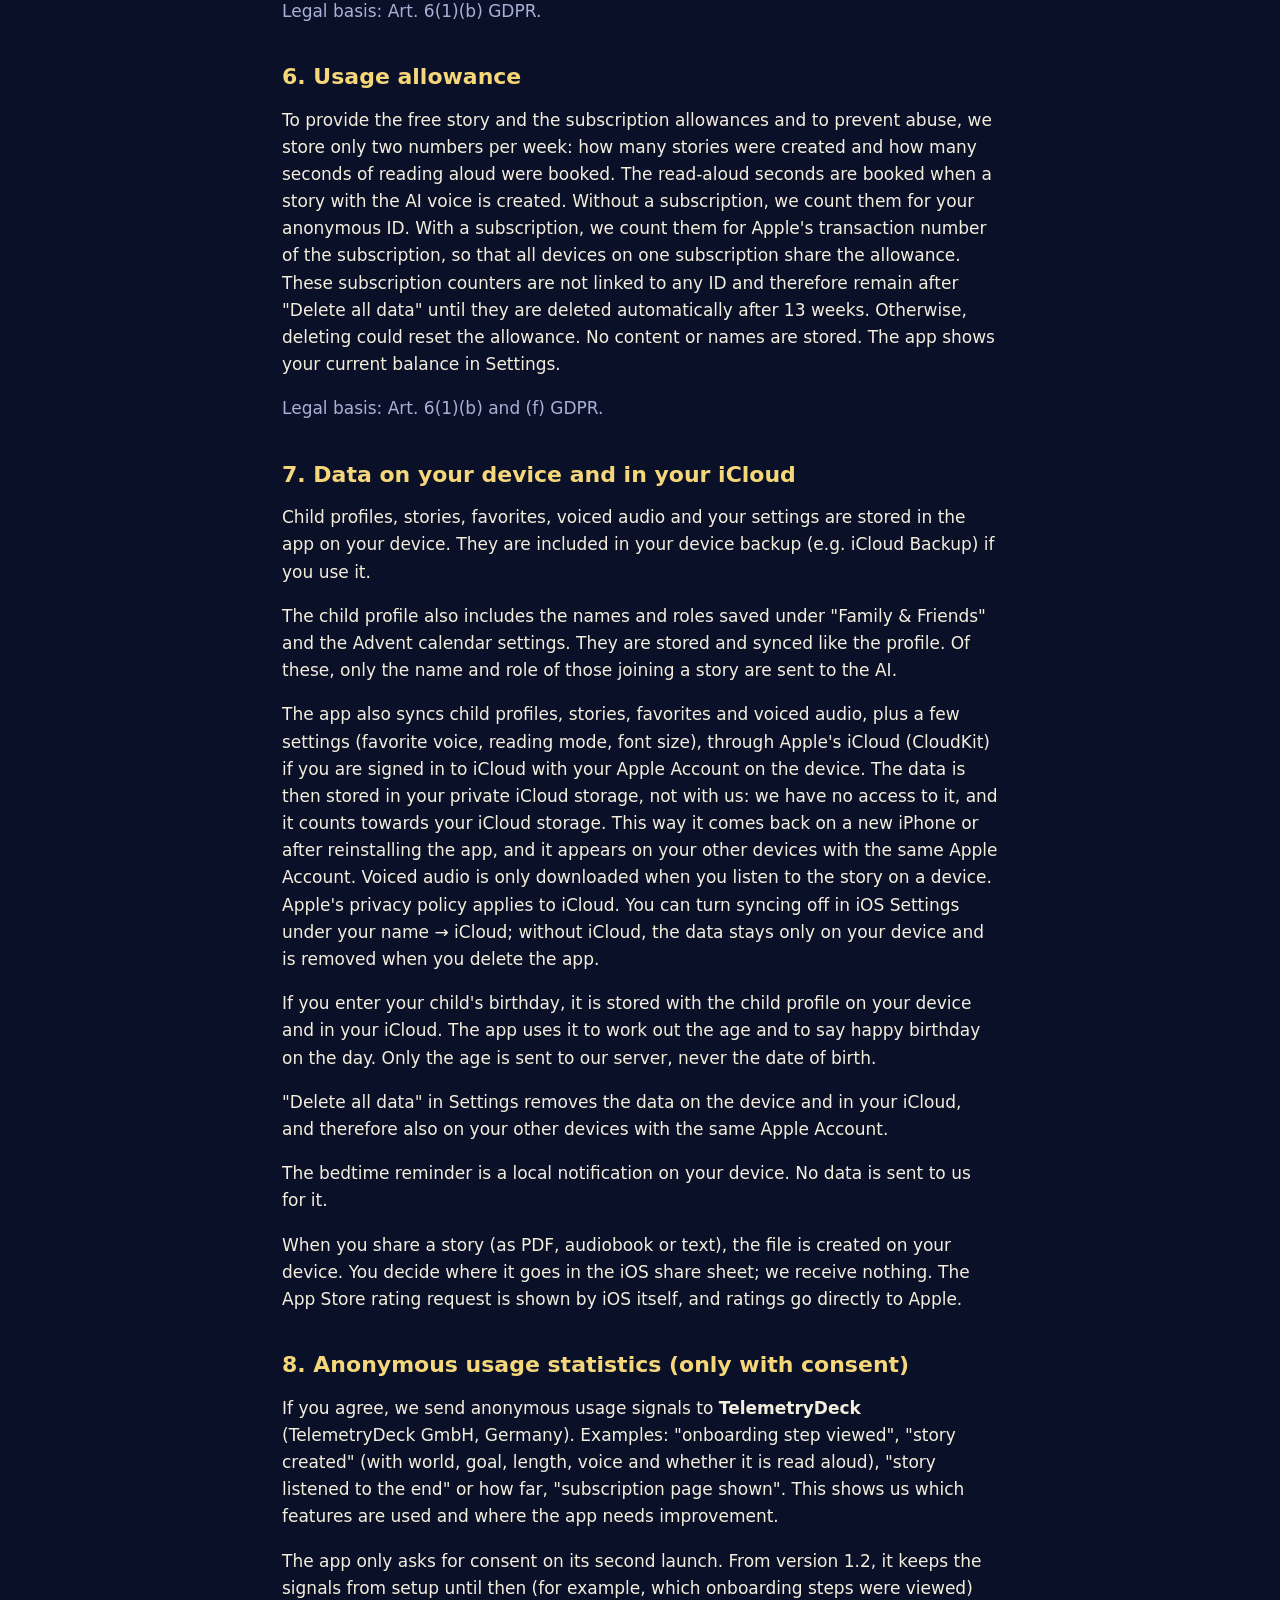
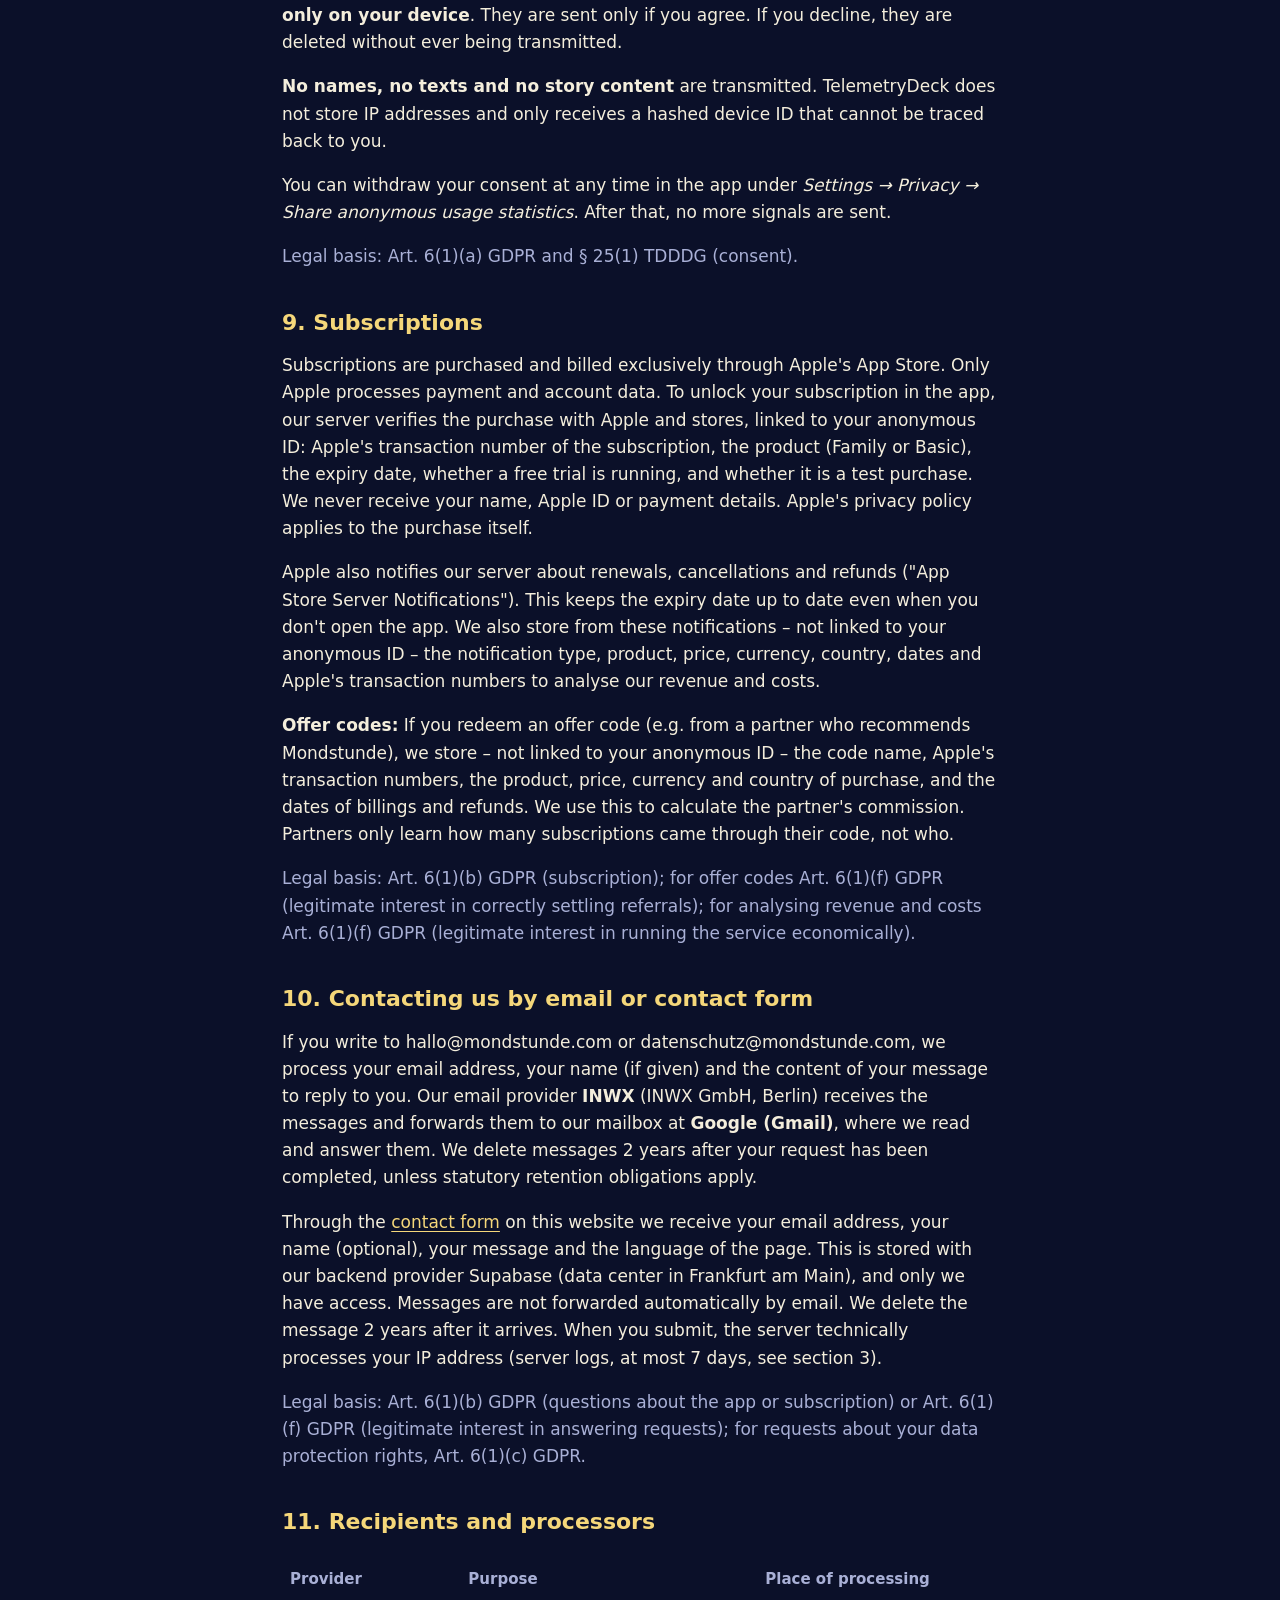
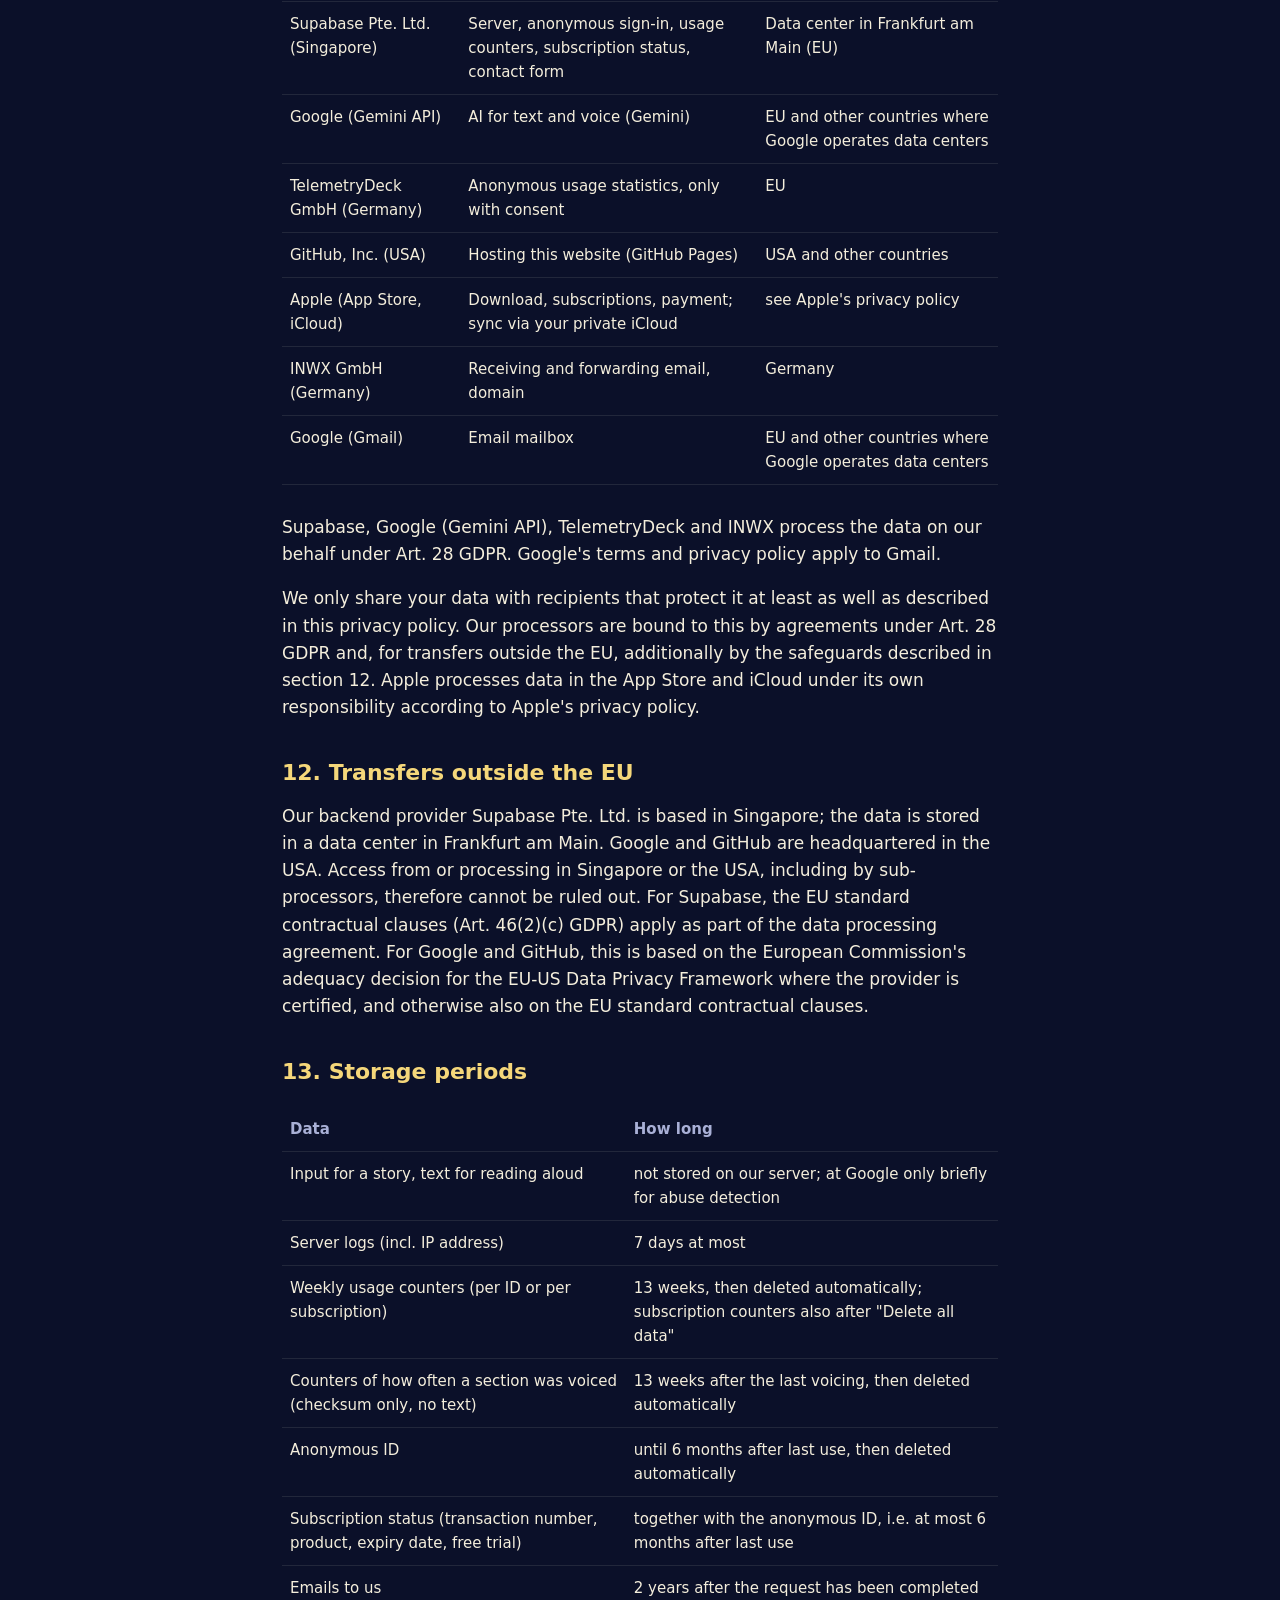
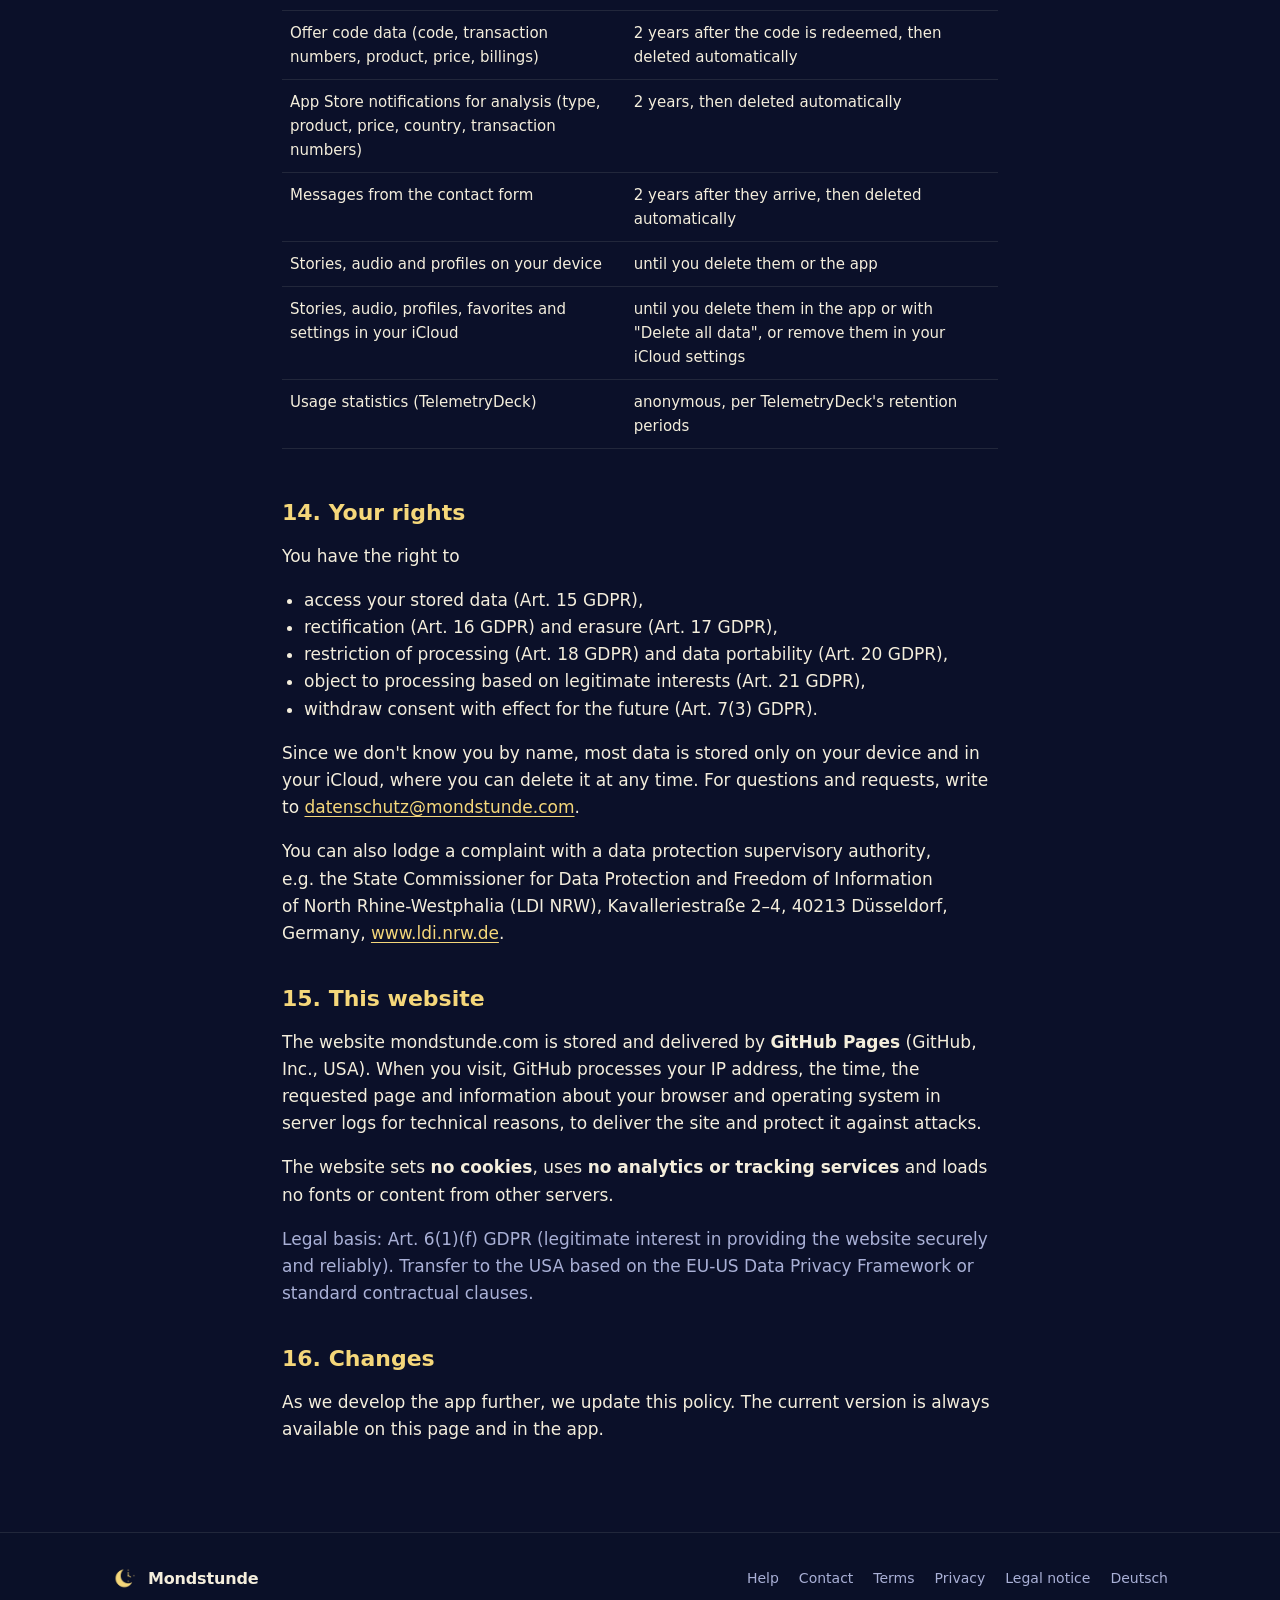
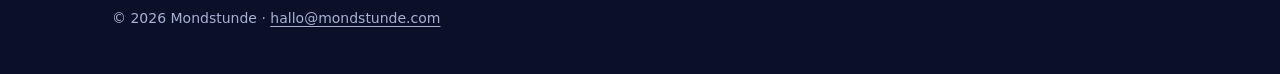
<file: en/privacy/index.html>
<!doctype html>
<html lang="en">
<head>
<meta charset="utf-8">
<script>
(function () {
  var here = "en", other = "/datenschutz/", pref = null;
  try {
    var chosen = new URLSearchParams(location.search).get("lang");
    if (chosen === "de" || chosen === "en") {
      pref = chosen;
      try { localStorage.setItem("lang", chosen); } catch (e) {}
      history.replaceState(null, "", location.pathname + location.hash);
    } else {
      try { pref = localStorage.getItem("lang"); } catch (e) {}
    }
    if (pref !== "de" && pref !== "en") {
      if (/bot|crawl|spider|slurp|facebookexternalhit|whatsapp|preview/i.test(navigator.userAgent)) return;
      var first = (navigator.languages && navigator.languages[0]) || navigator.language || "";
      pref = /^de(-|$)/i.test(first) ? "de" : "en";
    }
    if (pref !== here) location.replace(other + location.hash);
  } catch (e) {}
})();
</script>
<meta name="viewport" content="width=device-width, initial-scale=1, viewport-fit=cover">
<title>Privacy policy – Mondstunde</title>
<meta name="description" content="Privacy policy – Mondstunde">
<meta name="theme-color" content="#0B1029">
<meta property="og:title" content="Privacy policy – Mondstunde">
<meta property="og:description" content="Privacy policy – Mondstunde">
<meta property="og:type" content="website">
<meta property="og:site_name" content="Mondstunde">
<meta property="og:url" content="https://mondstunde.com/en/privacy/">
<meta property="og:locale" content="en_US">
<meta property="og:image" content="https://mondstunde.com/assets/og-en.jpg?v=6f2187a0">
<meta property="og:image:width" content="1200">
<meta property="og:image:height" content="630">
<meta property="og:image:alt" content="Mondstunde: bedtime stories made just for your child – two iPhones showing the app">
<meta name="twitter:card" content="summary_large_image">
<link rel="canonical" href="https://mondstunde.com/en/privacy/">
<link rel="alternate" hreflang="de" href="https://mondstunde.com/datenschutz/">
<link rel="alternate" hreflang="en" href="https://mondstunde.com/en/privacy/">
<link rel="alternate" hreflang="x-default" href="https://mondstunde.com/en/privacy/">
<link rel="icon" href="/assets/favicon.png" type="image/png">
<link rel="apple-touch-icon" href="/assets/icon-180.png">
<link rel="stylesheet" href="/assets/site.css?v=c92192a4">
</head>
<body>
<header class="top">
  <div class="wrap top-inner">
    <a class="brand" href="/en/"><img src="/assets/zeichen.png" alt="" width="34" height="34">Mondstunde</a>
    <nav aria-label="Hauptmenü"><a href="/en/#listen" class="wide">Listen</a><a href="/en/#why-mondstunde" class="wide">Why Mondstunde</a><a href="/en/#how-it-works" class="wide">How it works</a><a href="/en/#pricing" class="wide">Pricing</a><a href="/en/support/" class="wide">Help</a><a href="/datenschutz/?lang=de" class="lang">Deutsch</a></nav>
  </div>
</header>
<main>
<div class="wrap narrow doc">
  <h1>Privacy policy</h1>
  <p class="muted">Mondstunde app and website · Last updated: 8 November 2026 · The <a href="/datenschutz/?lang=de">German version</a> is legally binding.</p>

  <section class="summary">
    <h2>In short</h2>
    <ul>
      <li>You <strong>don't need an account</strong>. The app signs in with a random, anonymous ID.</li>
      <li>For a story we only send your child's <strong>first name, age and form of address</strong>, the options you chose, the names of other characters (with their role) and the favorite things you entered. For reading aloud, the text of the story is added.</li>
      <li>Stories, profiles and read-aloud audio are stored <strong>on your device and in your private iCloud</strong>. They are not stored on our servers, and we have no access to them.</li>
      <li>The AI (Google Gemini) does <strong>not use your input for training</strong>.</li>
      <li>Anonymous usage statistics are collected <strong>only with your consent</strong>. You can turn them off in Settings at any time.</li>
      <li>No ads, no tracking across other apps, no selling of data.</li>
    </ul>
  </section>

  <h2>1. Controller</h2>
  <p>
    Christian Kau<br>
    Brunnenstraße 121<br>
    53332 Bornheim<br>
    Germany<br>
    Email: <a href="mailto:datenschutz@mondstunde.com">datenschutz@mondstunde.com</a>
  </p>
  <p>No data protection officer has been appointed, as there is no legal obligation to do so.</p>

  <h2>2. Who the app is for</h2>
  <p>
    Mondstunde is meant for parents and other adults who read stories to children. You enter the details
    about the child (first name, birthday or age, form of address) as an adult. Please don't enter sensitive information
    such as health details, surnames or addresses in free-text fields (e.g. your own theme, your own goal or
    names of siblings, friends and cuddly toys). They are not needed for the story.
  </p>
  <p>
    Children's data: the app is not meant to be used by children on their own. Of your child's details, only the first
    name, age and form of address leave your device – only to write the story and only after your consent (section 4).
    The birthday stays on your device and in your private iCloud. The app doesn't ask for your child's surname, photos
    or contact details.
  </p>

  <h2>3. Anonymous sign-in</h2>
  <p>
    When you create your first story, the app automatically creates a random ID with our backend provider
    Supabase. It contains no name, no email address and no phone number. The credentials for this ID are
    stored securely in your device's keychain.
  </p>
  <p>
    With every request, the server processes your IP address and the time and type of request for technical
    reasons (server logs). These logs serve secure operation and are deleted after 7 days at most.
  </p>
  <p class="muted">
    Legal basis: Art. 6(1)(b) GDPR (providing the app); for logs Art. 6(1)(f) GDPR (legitimate interest in
    security and abuse prevention). Storing the credentials on the device: § 25(2) no. 2 TDDDG (strictly necessary).
  </p>

  <h2>4. Creating stories</h2>
  <p>When you create a story or a continuation, the app sends the following to our server:</p>
  <ul>
    <li>the child's first name, age and form of address ("girl", "boy" or "name only")</li>
    <li>the chosen world, goal, sub-topic, length, language level and any text you entered for them</li>
    <li>names of other characters you enter or tap (e.g. siblings, friends, cuddly toys) with their role (e.g. "sister" or "dog"), and whether your child appears in the story</li>
    <li>in the Advent calendar: the chosen story, the door and who brings the presents in your family</li>
    <li>for new stories: the favorite things from the child profile, if you enter any (one of them appears as a side detail in the story)</li>
    <li>for continuations: the previous story and the chosen direction</li>
  </ul>
  <p>
    Our server forwards this information to the AI <strong>Google Gemini</strong>, which writes the story and checks
    it for child-appropriate content. The finished story is returned to the app. <strong>We store neither your input
    nor the story on our server.</strong>
  </p>
  <p>
    According to its terms, Google does not use requests to the paid Gemini service to improve its own products or
    to train AI models. Google keeps requests and responses only for a limited time to detect abuse and meet legal
    obligations. Processing is based on Google's data processing agreement.
  </p>
  <p>
    <strong>Your consent:</strong> Before the app sends anything to Google Gemini for the first time,
    it shows you which data is sent and asks for your consent. Without consent, nothing is sent to Google Gemini: new
    stories and the AI voice are then not available, and you can still read saved stories. You can withdraw your consent at any time in the app under Settings → Privacy → "Stories with AI
    (Google Gemini)".
  </p>
  <p class="muted">Legal basis: Art. 6(1)(b) GDPR (creating the story you requested) and your
    consent (Art. 6(1)(a) GDPR), which you can withdraw at any time with effect for the future.</p>
  <p class="muted">Note: the stories are generated by AI. Despite the checks they may contain mistakes.</p>

  <h2>5. Reading aloud with the AI voice</h2>
  <p>
    To read a story aloud with the AI voice, the app sends the text of the story section by section via our server
    to Google Gemini, together with the chosen voice. The generated audio is returned to the app and stored
    <strong>on your device and in your private iCloud</strong> (section 7), not on our server. So that "Listen" starts right away, the beginning is voiced right after a
    story is created if you chose "AI voice". With "Read it yourself" this only happens when you explicitly ask for it.
    The consent from section 4 also applies here; without it, nothing is read aloud.
  </p>
  <p>
    Our server only voices texts it generated itself. For this, every paragraph gets a cryptographic signature that
    contains no personal data. So that a story cannot be voiced any number of times, we count how often each section was
    voiced. For this we store only a checksum of the section (without text) together with your anonymous ID or the
    subscription's transaction number.
  </p>
  <p class="muted">Legal basis: Art. 6(1)(b) GDPR.</p>

  <h2>6. Usage allowance</h2>
  <p>
    To provide the free story and the subscription allowances and to prevent abuse, we store only two numbers per
    week: how many stories were created and how many seconds of reading aloud were booked. The read-aloud seconds are
    booked when a story with the AI voice is created. Without a subscription, we count them for
    your anonymous ID. With a subscription, we count them for Apple's transaction number of the subscription, so that all
    devices on one subscription share the allowance. These subscription counters are not linked to any ID and therefore
    remain after "Delete all data" until they are deleted automatically after 13 weeks. Otherwise, deleting could reset
    the allowance. No content or names are stored. The app shows your current balance in Settings.
  </p>
  <p class="muted">Legal basis: Art. 6(1)(b) and (f) GDPR.</p>

  <h2>7. Data on your device and in your iCloud</h2>
  <p>
    Child profiles, stories, favorites, voiced audio and your settings are stored in the app on your device.
    They are included in your device backup (e.g. iCloud Backup) if you use it.
  </p>
  <p>
    The child profile also includes the names and roles saved under "Family &amp; Friends" and the
    Advent calendar settings. They are stored and synced like the profile. Of these, only the name and role of those
    joining a story are sent to the AI.
  </p>
  <p>
    The app also syncs child profiles, stories, favorites and voiced audio, plus a few settings (favorite voice,
    reading mode, font size), through Apple's iCloud (CloudKit) if you are signed in to iCloud with your Apple Account
    on the device. The data is then stored in your private iCloud storage, not with us: we have no access to it, and
    it counts towards your iCloud storage. This way it comes back on a new iPhone or after reinstalling the app, and it
    appears on your other devices with the same Apple Account. Voiced audio is only downloaded when you listen to the
    story on a device. Apple's privacy policy applies to iCloud. You can turn syncing off in iOS Settings under your
    name → iCloud; without iCloud, the data stays only on your device and is removed when you delete the app.
  </p>
  <p>
    If you enter your child's birthday, it is stored with the child profile on your device and in your iCloud. The app
    uses it to work out the age and to say happy birthday on the day. Only the age is sent to our server, never the
    date of birth.
  </p>
  <p>
    "Delete all data" in Settings removes the data on the device and in your iCloud, and therefore also on your other
    devices with the same Apple Account.
  </p>
  <p>The bedtime reminder is a local notification on your device. No data is sent to us for it.</p>
  <p>
    When you share a story (as PDF, audiobook or text), the file is created on your device. You decide where it goes in
    the iOS share sheet; we receive nothing. The App Store rating request is shown by iOS itself, and ratings go directly
    to Apple.
  </p>

  <h2>8. Anonymous usage statistics (only with consent)</h2>
  <p>
    If you agree, we send anonymous usage signals to <strong>TelemetryDeck</strong> (TelemetryDeck GmbH, Germany).
    Examples: "onboarding step viewed", "story created" (with world, goal, length, voice and whether it is read aloud),
    "story listened to the end" or how far, "subscription page shown". This shows us which features are used and where
    the app needs improvement.
  </p>
  <p>
    The app only asks for consent on its second launch. From version 1.2, it keeps the signals from setup until then
    (for example, which onboarding steps were viewed) <strong>only on your device</strong>. They are sent only if you
    agree. If you decline, they are deleted without ever being transmitted.
  </p>
  <p>
    <strong>No names, no texts and no story content</strong> are transmitted. TelemetryDeck does not store IP addresses
    and only receives a hashed device ID that cannot be traced back to you.
  </p>
  <p>
    You can withdraw your consent at any time in the app under <em>Settings → Privacy → Share anonymous usage
    statistics</em>. After that, no more signals are sent.
  </p>
  <p class="muted">Legal basis: Art. 6(1)(a) GDPR and § 25(1) TDDDG (consent).</p>

  <h2>9. Subscriptions</h2>
  <p>
    Subscriptions are purchased and billed exclusively through Apple's App Store. Only Apple processes payment and
    account data. To unlock your subscription in the app, our server verifies the purchase with Apple and stores, linked to
    your anonymous ID: Apple's transaction number of the subscription, the product (Family or Basic), the expiry date, whether a
    free trial is running, and whether it is a test purchase. We never receive your name, Apple ID or payment details. Apple's privacy policy applies
    to the purchase itself.
  </p>
  <p>
    Apple also notifies our server about renewals, cancellations and refunds ("App Store Server Notifications"). This
    keeps the expiry date up to date even when you don't open the app. We also store from these notifications – not linked
    to your anonymous ID – the notification type, product, price, currency, country, dates and Apple's transaction numbers
    to analyse our revenue and costs.
  </p>
  <p>
    <strong>Offer codes:</strong> If you redeem an offer code (e.g. from a partner who recommends Mondstunde), we store –
    not linked to your anonymous ID – the code name, Apple's transaction numbers, the product, price, currency and country
    of purchase, and the dates of billings and refunds. We use this to calculate the partner's commission. Partners only
    learn how many subscriptions came through their code, not who.
  </p>
  <p class="muted">Legal basis: Art. 6(1)(b) GDPR (subscription); for offer codes Art. 6(1)(f) GDPR (legitimate interest
    in correctly settling referrals); for analysing revenue and costs Art. 6(1)(f) GDPR (legitimate interest in running
    the service economically).</p>

  <h2>10. Contacting us by email or contact form</h2>
  <p>
    If you write to hallo@mondstunde.com or datenschutz@mondstunde.com, we process your email address, your name (if
    given) and the content of your message to reply to you. Our email provider <strong>INWX</strong> (INWX GmbH, Berlin)
    receives the messages and forwards them to our mailbox at <strong>Google (Gmail)</strong>, where we read and answer
    them. We delete messages 2 years after your request has been completed, unless statutory retention
    obligations apply.
  </p>
  <p>
    Through the <a href="/en/contact/">contact form</a> on this website we receive your email address, your name
    (optional), your message and the language of the page. This is stored with our backend provider Supabase (data
    center in Frankfurt am Main), and only we have access. Messages are not forwarded automatically by email. We delete
    the message 2 years after it arrives. When you submit, the server technically processes your IP address (server
    logs, at most 7 days, see section 3).
  </p>
  <p class="muted">Legal basis: Art. 6(1)(b) GDPR (questions about the app or subscription) or Art. 6(1)(f) GDPR
    (legitimate interest in answering requests); for requests about your data protection rights, Art. 6(1)(c) GDPR.</p>

  <h2>11. Recipients and processors</h2>
  <div class="table-wrap">
    <table>
      <thead><tr><th>Provider</th><th>Purpose</th><th>Place of processing</th></tr></thead>
      <tbody>
        <tr><td>Supabase Pte. Ltd. (Singapore)</td><td>Server, anonymous sign-in, usage counters, subscription status, contact form</td><td>Data center in Frankfurt am Main (EU)</td></tr>
        <tr><td>Google (Gemini API)</td><td>AI for text and voice (Gemini)</td><td>EU and other countries where Google operates data centers</td></tr>
        <tr><td>TelemetryDeck GmbH (Germany)</td><td>Anonymous usage statistics, only with consent</td><td>EU</td></tr>
        <tr><td>GitHub, Inc. (USA)</td><td>Hosting this website (GitHub Pages)</td><td>USA and other countries</td></tr>
        <tr><td>Apple (App Store, iCloud)</td><td>Download, subscriptions, payment; sync via your private iCloud</td><td>see Apple's privacy policy</td></tr>
        <tr><td>INWX GmbH (Germany)</td><td>Receiving and forwarding email, domain</td><td>Germany</td></tr>
        <tr><td>Google (Gmail)</td><td>Email mailbox</td><td>EU and other countries where Google operates data centers</td></tr>
      </tbody>
    </table>
  </div>
  <p>Supabase, Google (Gemini API), TelemetryDeck and INWX process the data on our behalf under Art. 28 GDPR.
    Google's terms and privacy policy apply to Gmail.</p>
  <p>We only share your data with recipients that protect it at least as well as described in this privacy policy.
    Our processors are bound to this by agreements under Art. 28 GDPR and, for transfers outside the EU, additionally by
    the safeguards described in section 12. Apple processes data in the App Store and iCloud under its own
    responsibility according to Apple's privacy policy.</p>

  <h2>12. Transfers outside the EU</h2>
  <p>
    Our backend provider Supabase Pte. Ltd. is based in Singapore; the data is stored in a data center in Frankfurt am
    Main. Google and GitHub are headquartered in the USA. Access from or processing in Singapore or the USA, including by
    sub-processors, therefore cannot be ruled out. For Supabase, the EU standard contractual clauses (Art. 46(2)(c) GDPR)
    apply as part of the data processing agreement. For Google and GitHub, this is based on the European Commission's
    adequacy decision for the EU-US Data Privacy Framework where the provider is certified, and otherwise also on the
    EU standard contractual clauses.
  </p>

  <h2>13. Storage periods</h2>
  <div class="table-wrap">
    <table>
      <thead><tr><th>Data</th><th>How long</th></tr></thead>
      <tbody>
        <tr><td>Input for a story, text for reading aloud</td><td>not stored on our server; at Google only briefly for abuse detection</td></tr>
        <tr><td>Server logs (incl. IP address)</td><td>7 days at most</td></tr>
        <tr><td>Weekly usage counters (per ID or per subscription)</td><td>13 weeks, then deleted automatically; subscription counters also after "Delete all data"</td></tr>
        <tr><td>Counters of how often a section was voiced (checksum only, no text)</td><td>13 weeks after the last voicing, then deleted automatically</td></tr>
        <tr><td>Anonymous ID</td><td>until 6 months after last use, then deleted automatically</td></tr>
        <tr><td>Subscription status (transaction number, product, expiry date, free trial)</td><td>together with the anonymous ID, i.e. at most 6 months after last use</td></tr>
        <tr><td>Emails to us</td><td>2 years after the request has been completed</td></tr>
        <tr><td>Offer code data (code, transaction numbers, product, price, billings)</td><td>2 years after the code is redeemed, then deleted automatically</td></tr>
        <tr><td>App Store notifications for analysis (type, product, price, country, transaction numbers)</td><td>2 years, then deleted automatically</td></tr>
        <tr><td>Messages from the contact form</td><td>2 years after they arrive, then deleted automatically</td></tr>
        <tr><td>Stories, audio and profiles on your device</td><td>until you delete them or the app</td></tr>
        <tr><td>Stories, audio, profiles, favorites and settings in your iCloud</td><td>until you delete them in the app or with "Delete all data", or remove them in your iCloud settings</td></tr>
        <tr><td>Usage statistics (TelemetryDeck)</td><td>anonymous, per TelemetryDeck's retention periods</td></tr>
      </tbody>
    </table>
  </div>

  <h2>14. Your rights</h2>
  <p>You have the right to</p>
  <ul>
    <li>access your stored data (Art. 15 GDPR),</li>
    <li>rectification (Art. 16 GDPR) and erasure (Art. 17 GDPR),</li>
    <li>restriction of processing (Art. 18 GDPR) and data portability (Art. 20 GDPR),</li>
    <li>object to processing based on legitimate interests (Art. 21 GDPR),</li>
    <li>withdraw consent with effect for the future (Art. 7(3) GDPR).</li>
  </ul>
  <p>
    Since we don't know you by name, most data is stored only on your device and in your iCloud, where you can delete it at any time.
    For questions and requests, write to <a href="mailto:datenschutz@mondstunde.com">datenschutz@mondstunde.com</a>.
  </p>
  <p>
    You can also lodge a complaint with a data protection supervisory authority, e.g.
    the State Commissioner for Data Protection and Freedom of Information of North Rhine-Westphalia (LDI NRW), Kavalleriestraße 2–4, 40213 Düsseldorf, Germany, <a href="https://www.ldi.nrw.de">www.ldi.nrw.de</a>.
  </p>

  <h2>15. This website</h2>
  <p>
    The website mondstunde.com is stored and delivered by <strong>GitHub Pages</strong> (GitHub, Inc., USA). When you
    visit, GitHub processes your IP address, the time, the requested page and information about your browser and
    operating system in server logs for technical reasons, to deliver the site and protect it against attacks.
  </p>
  <p>
    The website sets <strong>no cookies</strong>, uses <strong>no analytics or tracking services</strong> and loads no
    fonts or content from other servers.
  </p>
  <p class="muted">Legal basis: Art. 6(1)(f) GDPR (legitimate interest in providing the website securely and reliably).
    Transfer to the USA based on the EU-US Data Privacy Framework or standard contractual clauses.
  </p>

  <h2>16. Changes</h2>
  <p>As we develop the app further, we update this policy. The current version is always available on this page and in the app.</p>

</div>
</main>
<footer>
  <div class="wrap foot">
    <a class="brand small" href="/en/"><img src="/assets/zeichen.png" alt="" width="26" height="26">Mondstunde</a>
    <nav aria-label="Rechtliches"><a href="/en/support/">Help</a><a href="/en/contact/">Contact</a><a href="/en/terms/">Terms</a><a href="/en/privacy/" aria-current="page">Privacy</a><a href="/en/legal-notice/">Legal notice</a><a href="/datenschutz/?lang=de">Deutsch</a></nav>
    <span class="copy">© 2026 Mondstunde · <a href="mailto:hallo@mondstunde.com">hallo@mondstunde.com</a></span>
  </div>
</footer>
</body>
</html>
</file>
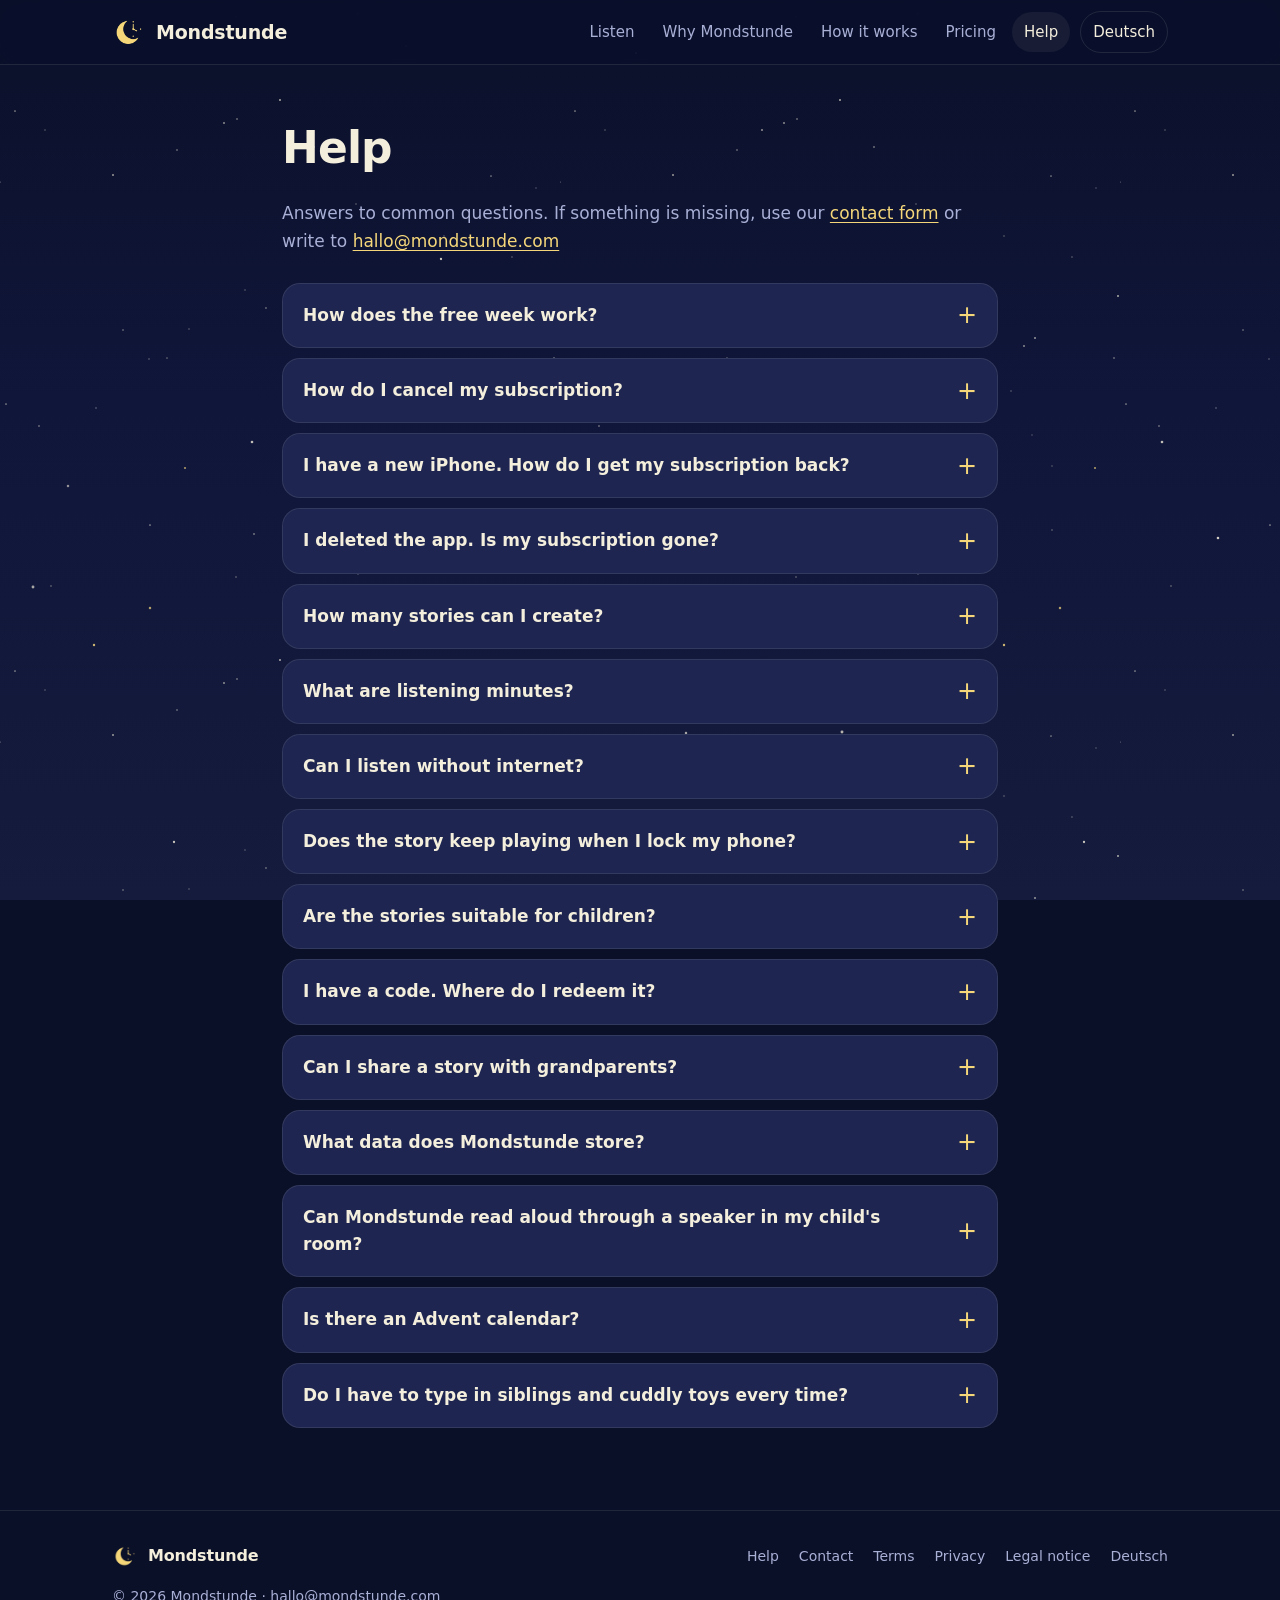
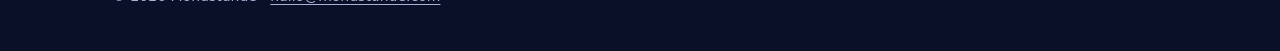
<file: en/support/index.html>
<!doctype html>
<html lang="en">
<head>
<meta charset="utf-8">
<script>
(function () {
  var here = "en", other = "/support/", pref = null;
  try {
    var chosen = new URLSearchParams(location.search).get("lang");
    if (chosen === "de" || chosen === "en") {
      pref = chosen;
      try { localStorage.setItem("lang", chosen); } catch (e) {}
      history.replaceState(null, "", location.pathname + location.hash);
    } else {
      try { pref = localStorage.getItem("lang"); } catch (e) {}
    }
    if (pref !== "de" && pref !== "en") {
      if (/bot|crawl|spider|slurp|facebookexternalhit|whatsapp|preview/i.test(navigator.userAgent)) return;
      var first = (navigator.languages && navigator.languages[0]) || navigator.language || "";
      pref = /^de(-|$)/i.test(first) ? "de" : "en";
    }
    if (pref !== here) location.replace(other + location.hash);
  } catch (e) {}
})();
</script>
<meta name="viewport" content="width=device-width, initial-scale=1, viewport-fit=cover">
<title>Help – Mondstunde</title>
<meta name="description" content="Answers to common questions. If something is missing, use our contact form or write to.">
<meta name="theme-color" content="#0B1029">
<meta property="og:title" content="Help – Mondstunde">
<meta property="og:description" content="Answers to common questions. If something is missing, use our contact form or write to.">
<meta property="og:type" content="website">
<meta property="og:site_name" content="Mondstunde">
<meta property="og:url" content="https://mondstunde.com/en/support/">
<meta property="og:locale" content="en_US">
<meta property="og:image" content="https://mondstunde.com/assets/og-en.jpg?v=6f2187a0">
<meta property="og:image:width" content="1200">
<meta property="og:image:height" content="630">
<meta property="og:image:alt" content="Mondstunde: bedtime stories made just for your child – two iPhones showing the app">
<meta name="twitter:card" content="summary_large_image">
<link rel="canonical" href="https://mondstunde.com/en/support/">
<link rel="alternate" hreflang="de" href="https://mondstunde.com/support/">
<link rel="alternate" hreflang="en" href="https://mondstunde.com/en/support/">
<link rel="alternate" hreflang="x-default" href="https://mondstunde.com/en/support/">
<link rel="icon" href="/assets/favicon.png" type="image/png">
<link rel="apple-touch-icon" href="/assets/icon-180.png">
<link rel="stylesheet" href="/assets/site.css?v=c92192a4">
</head>
<body>
<header class="top">
  <div class="wrap top-inner">
    <a class="brand" href="/en/"><img src="/assets/zeichen.png" alt="" width="34" height="34">Mondstunde</a>
    <nav aria-label="Hauptmenü"><a href="/en/#listen" class="wide">Listen</a><a href="/en/#why-mondstunde" class="wide">Why Mondstunde</a><a href="/en/#how-it-works" class="wide">How it works</a><a href="/en/#pricing" class="wide">Pricing</a><a href="/en/support/" class="wide" aria-current="page">Help</a><a href="/support/?lang=de" class="lang">Deutsch</a></nav>
  </div>
</header>
<main>

<div class="wrap narrow doc">
  <h1>Help</h1>
  <p class="muted">Answers to common questions. If something is missing, use our <a href="/en/contact/">contact form</a> or write to <a href="mailto:hallo@mondstunde.com">hallo@mondstunde.com</a></p>
  <details><summary>How does the free week work?</summary><p>New subscribers can try Mondstunde free for 7 days. Cancel before the week ends and you pay nothing. After that, the subscription renews automatically.</p></details><details><summary>How do I cancel my subscription?</summary><p>Subscriptions run through your Apple account. On your iPhone, open Settings → your name → Subscriptions → Mondstunde, or in the app: Settings → Manage subscription. Cancel at least 24 hours before the period ends.</p></details><details><summary>I have a new iPhone. How do I get my subscription back?</summary><p>In the app, open Settings → Restore purchases. Child profiles, stories, favorites and the AI voice audio come back automatically through your iCloud if you are signed in with the same Apple Account. Without iCloud, your stories come along if you set up the new iPhone from a backup of the old one.</p></details><details><summary>I deleted the app. Is my subscription gone?</summary><p>No. Deleting the app does not cancel your subscription; it keeps running through your Apple account. To cancel, open iPhone Settings → your name → Subscriptions. If you reinstall the app, tap Settings → Restore purchases. Your stories and profiles come back through iCloud; without iCloud, they are deleted together with the app.</p></details><details><summary>How many stories can I create?</summary><p>With a subscription, up to 21 new stories per week (fair use). You can read and listen to finished stories as often as you like.</p></details><details><summary>What are listening minutes?</summary><p>The AI voice costs us money per minute, so there is an allowance: 200 minutes with Family, 30 minutes with Basic, each per 4 weeks. The minutes are deducted when a story with the AI voice is created. After that you can listen to it as often as you like, on your other devices too. You can see your balance in Settings.</p></details><details><summary>Can I listen without internet?</summary><p>Yes, once a story has been read aloud with the AI voice. New stories need an internet connection.</p></details><details><summary>Does the story keep playing when I lock my phone?</summary><p>Yes. The story and the sleep sound keep playing and can be controlled from the lock screen. Only swiping the app away in the app switcher stops playback.</p></details><details><summary>Are the stories suitable for children?</summary><p>Every story is checked automatically before it is shown: no violence, nothing scary, nobody is mocked. If anything still seems off, please let us know.</p></details><details><summary>I have a code. Where do I redeem it?</summary><p>In the app, go to Settings → Subscription → Redeem code, or tap “Redeem code” at the bottom of the plans screen. If you received a link with a code, just tap it.</p></details><details><summary>Can I share a story with grandparents?</summary><p>Yes. In a story, tap the share icon at the top: as a PDF to print, as an audiobook (if the story was read aloud) or as text.</p></details><details><summary>What data does Mondstunde store?</summary><p>You don't need an account. For a story we only send your child's first name, age and form of address, the options you chose, the names of other characters (with their role, e.g. “Rex (dog)”) and the favorite things you entered to Google Gemini. The app asks for your consent first. Stories and profiles are stored on your device and in your private iCloud, which we cannot access. Audio stays on the device. Settings → Delete all data removes your stories, profiles and anonymous account with one tap, including from iCloud. What is kept for a short time afterwards is explained in our <a href="/en/privacy/">privacy policy</a>.</p></details><details><summary>Can Mondstunde read aloud through a speaker in my child's room?</summary><p>Yes. In the player, use the AirPlay icon to choose a HomePod, AirPlay or Bluetooth speaker. The story keeps playing even when the phone is locked or in another room. With AirPlay, the same Wi-Fi is enough; with Bluetooth, keep the phone nearby. Notification sounds stay on the phone.</p></details><details><summary>Is there an Advent calendar?</summary><p>Yes, with the Family plan. From December 1 to 24, a new door opens every evening with a new story, and together they tell one tale leading up to Christmas Eve. You choose one of three stories, who brings the presents in your family (the Christkind, Santa Claus or no one in particular), who joins in and how long each evening is. A prologue is available from November, and missed evenings can be caught up. Each door counts as a new story.</p></details><details><summary>Do I have to type in siblings and cuddly toys every time?</summary><p>No. The app remembers them in the child profile under “Family & Friends”, with a role such as “sister” or “dog”. Under “Who's in the story?” you then just tap them. Siblings with their own profile show up there automatically.</p></details>
</div>

</main>
<footer>
  <div class="wrap foot">
    <a class="brand small" href="/en/"><img src="/assets/zeichen.png" alt="" width="26" height="26">Mondstunde</a>
    <nav aria-label="Rechtliches"><a href="/en/support/" aria-current="page">Help</a><a href="/en/contact/">Contact</a><a href="/en/terms/">Terms</a><a href="/en/privacy/">Privacy</a><a href="/en/legal-notice/">Legal notice</a><a href="/support/?lang=de">Deutsch</a></nav>
    <span class="copy">© 2026 Mondstunde · <a href="mailto:hallo@mondstunde.com">hallo@mondstunde.com</a></span>
  </div>
</footer>
</body>
</html>
</file>
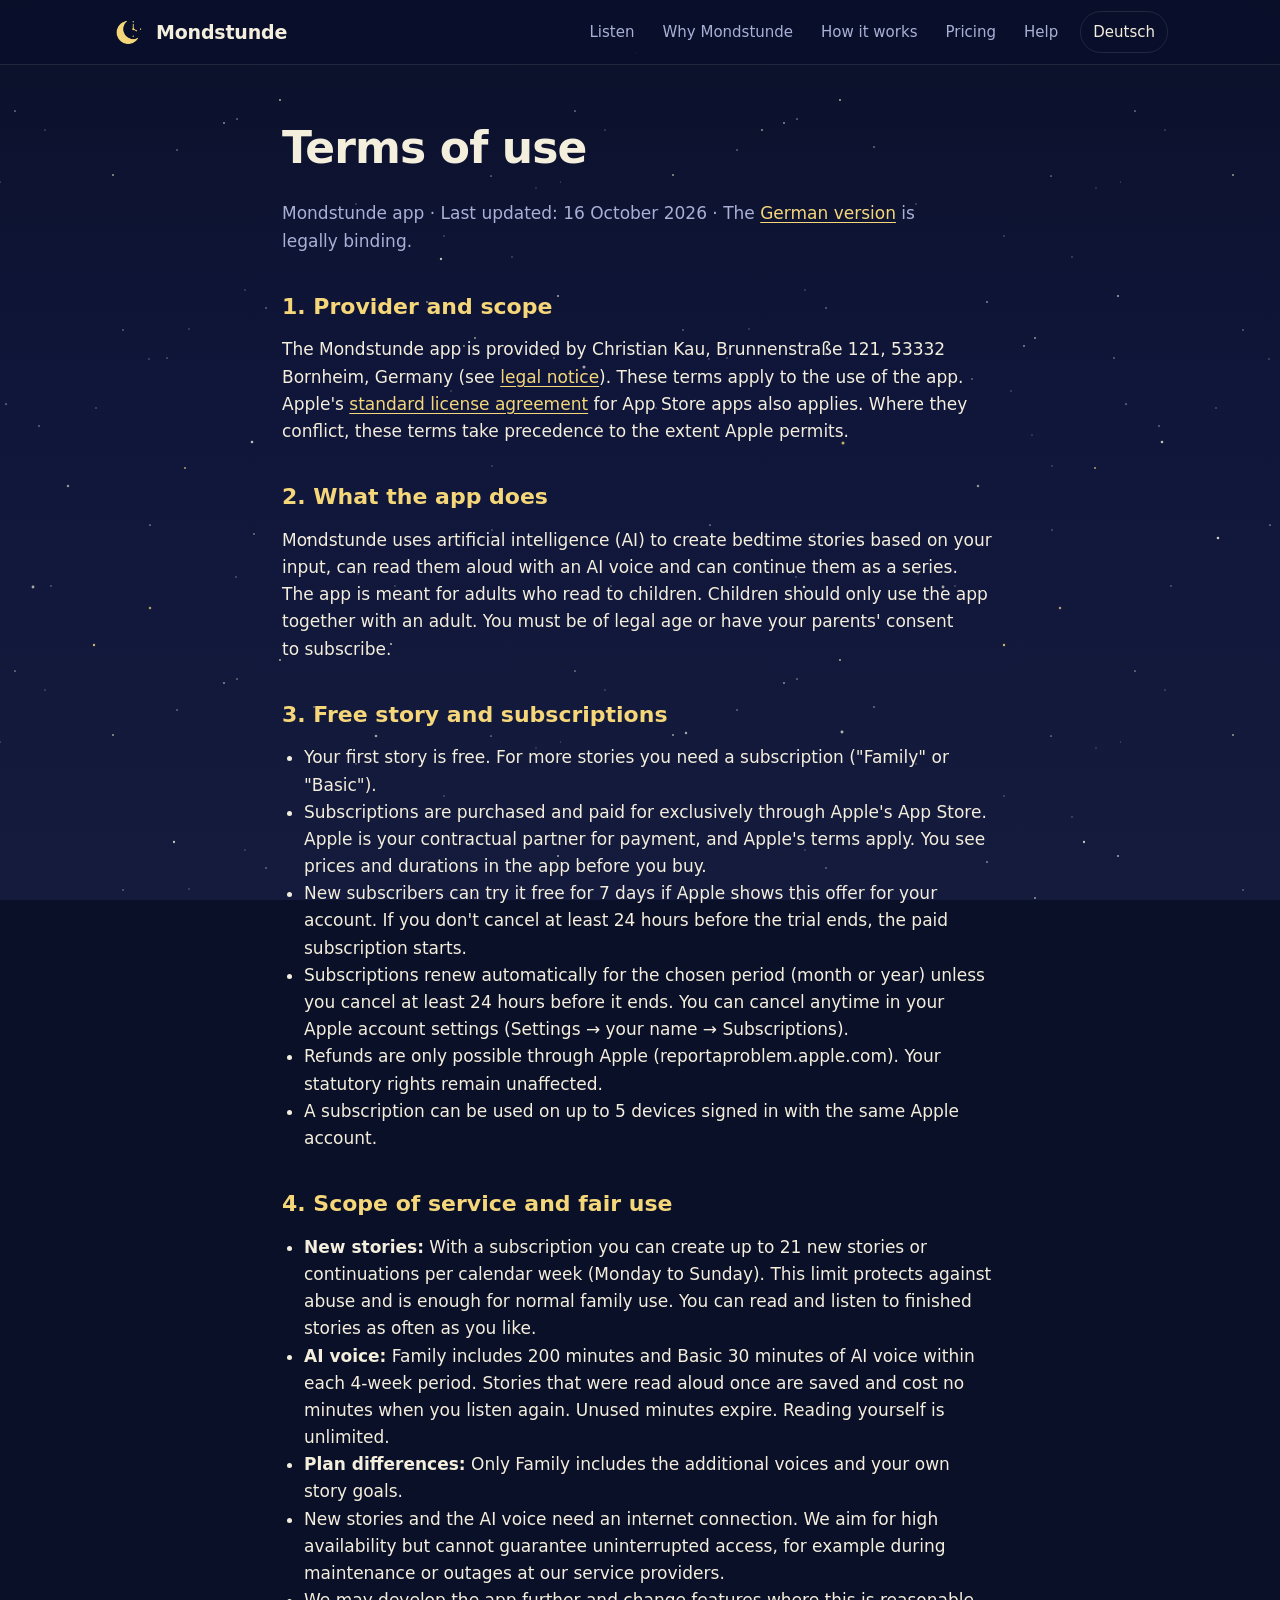
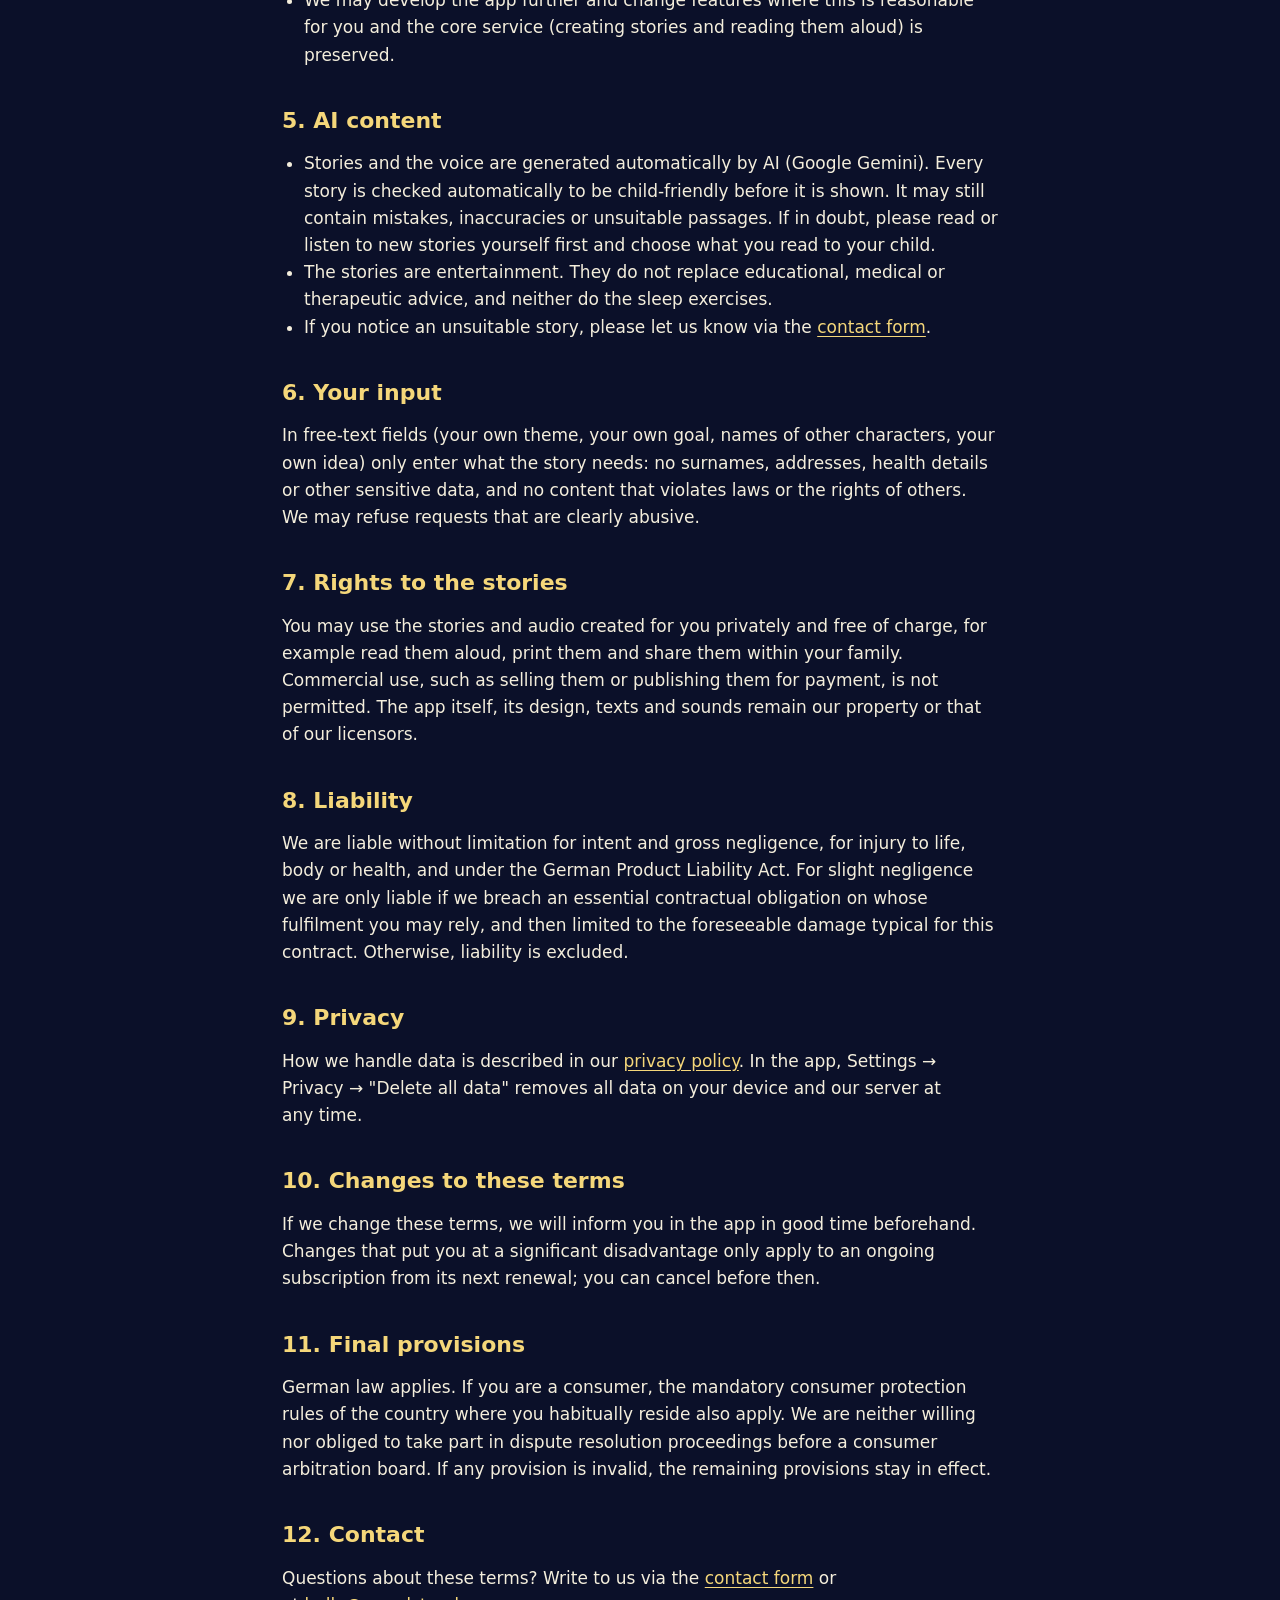
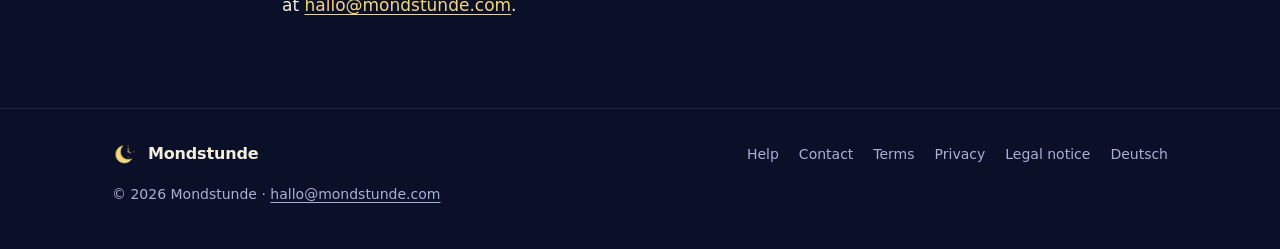
<file: en/terms/index.html>
<!doctype html>
<html lang="en">
<head>
<meta charset="utf-8">
<script>
(function () {
  var here = "en", other = "/nutzungsbedingungen/", pref = null;
  try {
    var chosen = new URLSearchParams(location.search).get("lang");
    if (chosen === "de" || chosen === "en") {
      pref = chosen;
      try { localStorage.setItem("lang", chosen); } catch (e) {}
      history.replaceState(null, "", location.pathname + location.hash);
    } else {
      try { pref = localStorage.getItem("lang"); } catch (e) {}
    }
    if (pref !== "de" && pref !== "en") {
      if (/bot|crawl|spider|slurp|facebookexternalhit|whatsapp|preview/i.test(navigator.userAgent)) return;
      var first = (navigator.languages && navigator.languages[0]) || navigator.language || "";
      pref = /^de(-|$)/i.test(first) ? "de" : "en";
    }
    if (pref !== here) location.replace(other + location.hash);
  } catch (e) {}
})();
</script>
<meta name="viewport" content="width=device-width, initial-scale=1, viewport-fit=cover">
<title>Terms of use – Mondstunde</title>
<meta name="description" content="Terms of use – Mondstunde">
<meta name="theme-color" content="#0B1029">
<meta property="og:title" content="Terms of use – Mondstunde">
<meta property="og:description" content="Terms of use – Mondstunde">
<meta property="og:type" content="website">
<meta property="og:site_name" content="Mondstunde">
<meta property="og:url" content="https://mondstunde.com/en/terms/">
<meta property="og:locale" content="en_US">
<meta property="og:image" content="https://mondstunde.com/assets/og-en.jpg?v=6f2187a0">
<meta property="og:image:width" content="1200">
<meta property="og:image:height" content="630">
<meta property="og:image:alt" content="Mondstunde: bedtime stories made just for your child – two iPhones showing the app">
<meta name="twitter:card" content="summary_large_image">
<link rel="canonical" href="https://mondstunde.com/en/terms/">
<link rel="alternate" hreflang="de" href="https://mondstunde.com/nutzungsbedingungen/">
<link rel="alternate" hreflang="en" href="https://mondstunde.com/en/terms/">
<link rel="alternate" hreflang="x-default" href="https://mondstunde.com/en/terms/">
<link rel="icon" href="/assets/favicon.png" type="image/png">
<link rel="apple-touch-icon" href="/assets/icon-180.png">
<link rel="stylesheet" href="/assets/site.css?v=c92192a4">
</head>
<body>
<header class="top">
  <div class="wrap top-inner">
    <a class="brand" href="/en/"><img src="/assets/zeichen.png" alt="" width="34" height="34">Mondstunde</a>
    <nav aria-label="Hauptmenü"><a href="/en/#listen" class="wide">Listen</a><a href="/en/#why-mondstunde" class="wide">Why Mondstunde</a><a href="/en/#how-it-works" class="wide">How it works</a><a href="/en/#pricing" class="wide">Pricing</a><a href="/en/support/" class="wide">Help</a><a href="/nutzungsbedingungen/?lang=de" class="lang">Deutsch</a></nav>
  </div>
</header>
<main>
<div class="wrap narrow doc">
  <h1>Terms of use</h1>
  <p class="muted">Mondstunde app · Last updated: 16 October 2026 · The <a href="/nutzungsbedingungen/?lang=de">German version</a> is legally binding.</p>

  <h2>1. Provider and scope</h2>
  <p>
    The Mondstunde app is provided by Christian Kau, Brunnenstraße 121, 53332 Bornheim, Germany
    (see <a href="/en/legal-notice/">legal notice</a>). These terms apply to the use of the app. Apple's
    <a href="https://www.apple.com/legal/internet-services/itunes/dev/stdeula/">standard license agreement</a> for App
    Store apps also applies. Where they conflict, these terms take precedence to the extent Apple permits.
  </p>

  <h2>2. What the app does</h2>
  <p>
    Mondstunde uses artificial intelligence (AI) to create bedtime stories based on your input, can read them aloud
    with an AI voice and can continue them as a series. The app is meant for adults who read to children. Children
    should only use the app together with an adult. You must be of legal age or have your parents' consent to subscribe.
  </p>

  <h2>3. Free story and subscriptions</h2>
  <ul>
    <li>Your first story is free. For more stories you need a subscription ("Family" or "Basic").</li>
    <li>Subscriptions are purchased and paid for exclusively through Apple's App Store. Apple is your contractual partner
      for payment, and Apple's terms apply. You see prices and durations in the app before you buy.</li>
    <li>New subscribers can try it free for 7 days if Apple shows this offer for your account. If you don't cancel at
      least 24 hours before the trial ends, the paid subscription starts.</li>
    <li>Subscriptions renew automatically for the chosen period (month or year) unless you cancel at least 24 hours before
      it ends. You can cancel anytime in your Apple account settings (Settings → your name → Subscriptions).</li>
    <li>Refunds are only possible through Apple (reportaproblem.apple.com). Your statutory rights remain unaffected.</li>
    <li>A subscription can be used on up to 5 devices signed in with the same Apple account.</li>
  </ul>

  <h2>4. Scope of service and fair use</h2>
  <ul>
    <li><strong>New stories:</strong> With a subscription you can create up to 21 new stories or continuations per
      calendar week (Monday to Sunday). This limit protects against abuse and is enough for normal family use. You
      can read and listen to finished stories as often as you like.</li>
    <li><strong>AI voice:</strong> Family includes 200 minutes and Basic 30 minutes of AI voice within each 4-week
      period. Stories that were read aloud once are saved and cost no minutes when you listen again. Unused minutes
      expire. Reading yourself is unlimited.</li>
    <li><strong>Plan differences:</strong> Only Family includes the additional voices and your own story goals.</li>
    <li>New stories and the AI voice need an internet connection. We aim for high availability but cannot guarantee
      uninterrupted access, for example during maintenance or outages at our service providers.</li>
    <li>We may develop the app further and change features where this is reasonable for you and the core service
      (creating stories and reading them aloud) is preserved.</li>
  </ul>

  <h2>5. AI content</h2>
  <ul>
    <li>Stories and the voice are generated automatically by AI (Google Gemini). Every story is checked automatically to
      be child-friendly before it is shown. It may still contain mistakes, inaccuracies or unsuitable passages. If in
      doubt, please read or listen to new stories yourself first and choose what you read to your child.</li>
    <li>The stories are entertainment. They do not replace educational, medical or therapeutic advice, and neither do
      the sleep exercises.</li>
    <li>If you notice an unsuitable story, please let us know via the <a href="/en/contact/">contact form</a>.</li>
  </ul>

  <h2>6. Your input</h2>
  <p>
    In free-text fields (your own theme, your own goal, names of other characters, your own idea) only enter what the
    story needs: no surnames, addresses, health details or other sensitive data, and no content that violates laws or
    the rights of others. We may refuse requests that are clearly abusive.
  </p>

  <h2>7. Rights to the stories</h2>
  <p>
    You may use the stories and audio created for you privately and free of charge, for example read them aloud, print
    them and share them within your family. Commercial use, such as selling them or publishing them for payment, is not
    permitted. The app itself, its design, texts and sounds remain our property or that of our licensors.
  </p>

  <h2>8. Liability</h2>
  <p>
    We are liable without limitation for intent and gross negligence, for injury to life, body or health, and under the
    German Product Liability Act. For slight negligence we are only liable if we breach an essential contractual
    obligation on whose fulfilment you may rely, and then limited to the foreseeable damage typical for this contract.
    Otherwise, liability is excluded.
  </p>

  <h2>9. Privacy</h2>
  <p>
    How we handle data is described in our <a href="/en/privacy/">privacy policy</a>. In the app, Settings → Privacy →
    "Delete all data" removes all data on your device and our server at any time.
  </p>

  <h2>10. Changes to these terms</h2>
  <p>
    If we change these terms, we will inform you in the app in good time beforehand. Changes that put you at a
    significant disadvantage only apply to an ongoing subscription from its next renewal; you can cancel before then.
  </p>

  <h2>11. Final provisions</h2>
  <p>
    German law applies. If you are a consumer, the mandatory consumer protection rules of the country where you
    habitually reside also apply. We are neither willing nor obliged to take part in dispute resolution proceedings
    before a consumer arbitration board. If any provision is invalid, the remaining provisions stay in effect.
  </p>

  <h2>12. Contact</h2>
  <p>
    Questions about these terms? Write to us via the <a href="/en/contact/">contact form</a> or at
    <a href="mailto:hallo@mondstunde.com">hallo@mondstunde.com</a>.
  </p>

</div>
</main>
<footer>
  <div class="wrap foot">
    <a class="brand small" href="/en/"><img src="/assets/zeichen.png" alt="" width="26" height="26">Mondstunde</a>
    <nav aria-label="Rechtliches"><a href="/en/support/">Help</a><a href="/en/contact/">Contact</a><a href="/en/terms/" aria-current="page">Terms</a><a href="/en/privacy/">Privacy</a><a href="/en/legal-notice/">Legal notice</a><a href="/nutzungsbedingungen/?lang=de">Deutsch</a></nav>
    <span class="copy">© 2026 Mondstunde · <a href="mailto:hallo@mondstunde.com">hallo@mondstunde.com</a></span>
  </div>
</footer>
</body>
</html>
</file>
<file: assets/site.css>
/* Mondstunde – eine ruhige Nachtseite im Stil der App: Nachtblau, Goldgelb, runde Schrift.
   Keine externen Dateien (keine Webfonts, kein Tracking): SF Rounded auf Apple-Geräten, sonst Systemschrift. */
:root {
  --night: #141B3C;
  --night-deep: #0B1029;
  --card: #1D2550;
  --card-high: #2E3870;
  --cream: #F4EEDC;
  --mist: #A9B0D6;
  --gold: #F5D77A;
  --gold-soft: rgba(245, 215, 122, 0.14);
  --line: rgba(244, 238, 220, 0.10);
  --font: ui-rounded, "SF Pro Rounded", system-ui, -apple-system, "Segoe UI", Roboto, sans-serif;
  --gutter: clamp(16px, 4vw, 32px);
  color-scheme: dark;
}
* { box-sizing: border-box; }
html { scroll-behavior: smooth; scroll-padding-top: 80px; -webkit-text-size-adjust: 100%; }
@media (prefers-reduced-motion: reduce) { html { scroll-behavior: auto; } }
body {
  margin: 0;
  color: var(--cream);
  font: 17px/1.6 var(--font);
  background: var(--night-deep);
  overflow-x: hidden;
}
/* Sternenhimmel wie in der App: feine Sterne (1–3 px, einzelne golden) in zwei Kacheln verschiedener Größe
   (560 und 910 px), damit sich das Muster nicht sichtbar wiederholt, über einem Verlauf von Mitternacht zu Nachtblau. */
body::before {
  content: "";
  position: fixed;
  inset: 0;
  z-index: -1;
  background:
    url("data:image/svg+xml,%3Csvg xmlns='http://www.w3.org/2000/svg' width='910' height='910'%3E%3Ccircle cx='94' cy='645' r='1.19' fill='%23F5D77A' fill-opacity='0.82'/%3E%3Ccircle cx='391' cy='644' r='1.02' fill='%23F4EEDC' fill-opacity='0.78'/%3E%3Ccircle cx='33' cy='587' r='1.44' fill='%23F4EEDC' fill-opacity='0.67'/%3E%3Ccircle cx='804' cy='587' r='1.22' fill='%23F4EEDC' fill-opacity='0.81'/%3E%3Ccircle cx='584' cy='367' r='1.50' fill='%23F4EEDC' fill-opacity='0.68'/%3E%3Ccircle cx='113' cy='30' r='1.18' fill='%23F5D77A' fill-opacity='0.52'/%3E%3Ccircle cx='636' cy='53' r='1.03' fill='%23F4EEDC' fill-opacity='0.61'/%3E%3Ccircle cx='850' cy='544' r='1.24' fill='%23F4EEDC' fill-opacity='0.71'/%3E%3Ccircle cx='252' cy='442' r='1.31' fill='%23F4EEDC' fill-opacity='0.77'/%3E%3Ccircle cx='686' cy='733' r='1.23' fill='%23F4EEDC' fill-opacity='0.65'/%3E%3Ccircle cx='150' cy='608' r='1.25' fill='%23F5D77A' fill-opacity='0.70'/%3E%3Ccircle cx='406' cy='46' r='1.12' fill='%23F4EEDC' fill-opacity='0.66'/%3E%3Ccircle cx='800' cy='900' r='1.25' fill='%23F4EEDC' fill-opacity='0.87'/%3E%3Ccircle cx='174' cy='842' r='1.13' fill='%23F4EEDC' fill-opacity='0.82'/%3E%3Ccircle cx='376' cy='736' r='1.33' fill='%23F4EEDC' fill-opacity='0.64'/%3E%3Ccircle cx='185' cy='468' r='1.06' fill='%23F5D77A' fill-opacity='0.67'/%3E%3Ccircle cx='68' cy='486' r='1.24' fill='%23F4EEDC' fill-opacity='0.57'/%3E%3Ccircle cx='762' cy='130' r='1.05' fill='%23F4EEDC' fill-opacity='0.55'/%3E%3Ccircle cx='441' cy='259' r='1.15' fill='%23F4EEDC' fill-opacity='0.82'/%3E%3Ccircle cx='308' cy='538' r='1.29' fill='%23F4EEDC' fill-opacity='0.85'/%3E%3Ccircle cx='843' cy='443' r='1.50' fill='%23F5D77A' fill-opacity='0.79'/%3E%3Ccircle cx='842' cy='732' r='1.46' fill='%23F4EEDC' fill-opacity='0.72'/%3E%3C/svg%3E") 0 0 / 910px 910px repeat,
    url("data:image/svg+xml,%3Csvg xmlns='http://www.w3.org/2000/svg' width='560' height='560'%3E%3Ccircle cx='358' cy='14' r='0.71' fill='%23F4EEDC' fill-opacity='0.44'/%3E%3Ccircle cx='412' cy='379' r='0.96' fill='%23F4EEDC' fill-opacity='0.38'/%3E%3Ccircle cx='236' cy='17' r='0.69' fill='%23F4EEDC' fill-opacity='0.55'/%3E%3Ccircle cx='15' cy='111' r='0.86' fill='%23F4EEDC' fill-opacity='0.57'/%3E%3Ccircle cx='123' cy='330' r='0.92' fill='%23F4EEDC' fill-opacity='0.35'/%3E%3Ccircle cx='451' cy='391' r='0.74' fill='%23F4EEDC' fill-opacity='0.41'/%3E%3Ccircle cx='536' cy='188' r='0.64' fill='%23F4EEDC' fill-opacity='0.39'/%3E%3Ccircle cx='475' cy='338' r='0.92' fill='%23F4EEDC' fill-opacity='0.64'/%3E%3Ccircle cx='300' cy='545' r='0.75' fill='%23F4EEDC' fill-opacity='0.57'/%3E%3Ccircle cx='464' cy='346' r='0.94' fill='%23F4EEDC' fill-opacity='0.58'/%3E%3Ccircle cx='395' cy='26' r='0.69' fill='%23F4EEDC' fill-opacity='0.47'/%3E%3Ccircle cx='45' cy='130' r='0.64' fill='%23F4EEDC' fill-opacity='0.46'/%3E%3Ccircle cx='356' cy='204' r='0.75' fill='%23F4EEDC' fill-opacity='0.43'/%3E%3Ccircle cx='150' cy='525' r='0.86' fill='%23F4EEDC' fill-opacity='0.59'/%3E%3Ccircle cx='96' cy='408' r='0.67' fill='%23F4EEDC' fill-opacity='0.50'/%3E%3Ccircle cx='554' cy='358' r='0.82' fill='%23F4EEDC' fill-opacity='0.62'/%3E%3Ccircle cx='472' cy='435' r='0.69' fill='%23F4EEDC' fill-opacity='0.36'/%3E%3Ccircle cx='177' cy='150' r='0.68' fill='%23F4EEDC' fill-opacity='0.73'/%3E%3Ccircle cx='491' cy='176' r='0.86' fill='%23F4EEDC' fill-opacity='0.51'/%3E%3Ccircle cx='512' cy='257' r='0.71' fill='%23F4EEDC' fill-opacity='0.45'/%3E%3Ccircle cx='314' cy='147' r='0.83' fill='%23F4EEDC' fill-opacity='0.71'/%3E%3Ccircle cx='224' cy='123' r='1.00' fill='%23F4EEDC' fill-opacity='0.55'/%3E%3Ccircle cx='51' cy='26' r='0.64' fill='%23F4EEDC' fill-opacity='0.60'/%3E%3Ccircle cx='444' cy='236' r='0.63' fill='%23F4EEDC' fill-opacity='0.50'/%3E%3Ccircle cx='558' cy='296' r='0.99' fill='%23F4EEDC' fill-opacity='0.69'/%3E%3Ccircle cx='6' cy='404' r='0.87' fill='%23F4EEDC' fill-opacity='0.56'/%3E%3Ccircle cx='149' cy='359' r='0.64' fill='%23F4EEDC' fill-opacity='0.52'/%3E%3Ccircle cx='254' cy='534' r='0.95' fill='%23F4EEDC' fill-opacity='0.46'/%3E%3Ccircle cx='280' cy='100' r='0.97' fill='%23F4EEDC' fill-opacity='0.70'/%3E%3Ccircle cx='167' cy='358' r='0.84' fill='%23F4EEDC' fill-opacity='0.41'/%3E%3Ccircle cx='427' cy='302' r='0.91' fill='%23F4EEDC' fill-opacity='0.56'/%3E%3Ccircle cx='0' cy='182' r='0.61' fill='%23F4EEDC' fill-opacity='0.72'/%3E%3Ccircle cx='492' cy='466' r='0.72' fill='%23F4EEDC' fill-opacity='0.37'/%3E%3Ccircle cx='492' cy='530' r='0.63' fill='%23F4EEDC' fill-opacity='0.54'/%3E%3Ccircle cx='39' cy='426' r='0.91' fill='%23F4EEDC' fill-opacity='0.40'/%3E%3Ccircle cx='266' cy='308' r='0.71' fill='%23F4EEDC' fill-opacity='0.70'/%3E%3Ccircle cx='237' cy='119' r='0.82' fill='%23F4EEDC' fill-opacity='0.64'/%3E%3Ccircle cx='113' cy='175' r='1.00' fill='%23F4EEDC' fill-opacity='0.61'/%3E%3Ccircle cx='245' cy='290' r='0.65' fill='%23F4EEDC' fill-opacity='0.44'/%3E%3Ccircle cx='189' cy='329' r='0.69' fill='%23F4EEDC' fill-opacity='0.44'/%3E%3C/svg%3E") 0 0 / 560px 560px repeat,
    linear-gradient(180deg, var(--night-deep) 0%, #10163A 45%, var(--night) 100%);
}
a { color: var(--gold); text-underline-offset: 3px; }
a:focus-visible, button:focus-visible, summary:focus-visible { outline: 2px solid var(--gold); outline-offset: 3px; border-radius: 8px; }
img { max-width: 100%; height: auto; display: block; }
h1, h2, h3 { text-wrap: balance; }
p { text-wrap: pretty; }
.wrap { max-width: 1120px; margin: 0 auto; padding-inline: var(--gutter); }
.narrow { max-width: 780px; }

/* Kopf: bleibt beim Scrollen sichtbar, leicht durchscheinend. */
.top {
  position: sticky;
  top: 0;
  z-index: 10;
  background: rgba(11, 16, 41, 0.72);
  backdrop-filter: saturate(140%) blur(14px);
  -webkit-backdrop-filter: saturate(140%) blur(14px);
  border-bottom: 1px solid var(--line);
}
.top-inner { display: flex; align-items: center; justify-content: space-between; gap: 16px; height: 64px; }
.brand { display: inline-flex; align-items: center; gap: 10px; color: var(--cream); text-decoration: none; font-weight: 700; font-size: 19px; letter-spacing: -0.01em; }
.brand img { width: 34px; height: 34px; }
.brand.small { font-size: 16px; }
.brand.small img { width: 26px; height: 26px; }
.top nav { display: flex; align-items: center; gap: 4px; font-size: 15px; }
.top nav a { color: var(--mist); text-decoration: none; padding: 8px 12px; border-radius: 999px; transition: color .2s, background-color .2s; }
.top nav a:hover, .top nav a[aria-current="page"] { color: var(--cream); background: rgba(244, 238, 220, 0.06); }
.top nav a.lang { border: 1px solid var(--line); margin-left: 6px; color: var(--cream); }

/* Hero */
.hero { padding-block: clamp(32px, 7vw, 88px) clamp(32px, 5vw, 64px); overflow: hidden; }
.hero-grid { display: grid; grid-template-columns: minmax(0, 1.15fr) minmax(0, 0.85fr); gap: clamp(32px, 5vw, 72px); align-items: center; }
.hero h1 { font-size: clamp(36px, 5.6vw, 64px); line-height: 1.04; letter-spacing: -0.025em; margin: 0 0 20px; }
.hero .lead { font-size: clamp(18px, 2vw, 21px); color: var(--mist); margin: 0 0 32px; max-width: 34ch; }
.cta-row { display: flex; flex-wrap: wrap; gap: 12px; align-items: center; }
.store {
  display: inline-flex; align-items: center; gap: 12px;
  background: var(--gold); color: var(--night-deep);
  font-weight: 700; font-size: 17px; line-height: 1.2;
  padding: 13px 22px 13px 18px; border-radius: 18px;
  box-shadow: 0 10px 30px rgba(245, 215, 122, 0.22), inset 0 -2px 0 rgba(0, 0, 0, 0.08);
}
.store svg { width: 24px; height: 24px; flex: none; }
.store small { display: block; font-weight: 600; font-size: 12px; opacity: .7; }
.note { color: var(--mist); font-size: 14px; margin: 14px 0 0; }
.chips { list-style: none; display: flex; flex-wrap: wrap; gap: 8px; padding: 0; margin: 28px 0 0; }
.chips li { font-size: 14px; color: var(--cream); padding: 6px 14px 6px 12px; border-radius: 999px; background: rgba(244, 238, 220, 0.06); border: 1px solid var(--line); display: inline-flex; align-items: center; gap: 8px; }
.chips li::before { content: ""; width: 6px; height: 6px; border-radius: 50%; background: var(--gold); box-shadow: 0 0 8px var(--gold); }
.chips a { color: inherit; text-decoration: none; }
.chips a:hover { color: var(--gold); }
.hero-phone { position: relative; display: grid; place-items: center; }
.hero-phone .phone { width: min(320px, 74vw); }
.glow {
  position: absolute; width: 130%; aspect-ratio: 1; border-radius: 50%; left: 50%; top: 45%; transform: translate(-50%, -50%);
  background: radial-gradient(circle, rgba(245, 215, 122, 0.26) 0%, rgba(120, 132, 220, 0.16) 36%, transparent 64%);
  pointer-events: none;
}

/* iPhone-Rahmen: Apples offizieller Rahmen „iPhone 18 Pro Max – Silver“ ist ins Bild eingerechnet
   (WebsiteSource/tools/make_device_images.sh). Hier nur Größe und Schatten. */
.phone { margin: 0; width: 100%; filter: drop-shadow(0 24px 44px rgba(0, 0, 0, 0.55)); }
.phone img { display: block; width: 100%; height: auto; }

/* Abschnitte */
.block { padding-block: clamp(40px, 6vw, 72px); }
.eyebrow { color: var(--gold); font-weight: 700; font-size: 14px; letter-spacing: 0.06em; text-transform: uppercase; margin: 0 0 10px; }
h2 { font-size: clamp(28px, 4vw, 42px); line-height: 1.12; letter-spacing: -0.02em; margin: 0 0 12px; }
.sub { color: var(--mist); font-size: clamp(17px, 1.8vw, 19px); margin: 0 0 clamp(28px, 4vw, 44px); max-width: 58ch; }

/* Vorteile */
.grid { display: grid; grid-template-columns: repeat(3, minmax(0, 1fr)); gap: 16px; }
.card {
  background: linear-gradient(180deg, rgba(46, 56, 112, 0.55), rgba(29, 37, 80, 0.55));
  border: 1px solid var(--line);
  border-radius: 24px;
  padding: 26px;
}
.card h3 { margin: 18px 0 6px; font-size: 19px; line-height: 1.3; }
.card p { margin: 0; color: var(--mist); font-size: 16px; }
.icon { width: 44px; height: 44px; border-radius: 14px; background: var(--gold-soft); color: var(--gold); display: grid; place-items: center; border: 1px solid rgba(245, 215, 122, 0.25); }
.icon svg { width: 22px; height: 22px; }

/* So sieht's aus: drei Schritte mit Telefon. Breit nebeneinander, schmal als Zeilen (Telefon neben Text). */
.steps { list-style: none; margin: 0; padding: 0; display: grid; grid-template-columns: repeat(3, minmax(0, 1fr)); gap: clamp(20px, 3vw, 40px); }
.step { display: flex; flex-direction: column; align-items: center; text-align: center; }
.step .phone { width: min(100%, 270px); }
.step-text { margin-top: 36px; max-width: 32ch; }
.num { display: inline-grid; place-items: center; width: 34px; height: 34px; border-radius: 50%; background: var(--gold); color: var(--night-deep); font-weight: 800; font-size: 16px; }
.step h3 { font-size: 21px; margin: 12px 0 6px; }
.step p { margin: 0; color: var(--mist); font-size: 16px; }

/* Vier Vorteile in zwei Spalten; in „Wächst mit“ dieselbe Szene in drei Sprachstufen zum Umschalten. */
.grid.four { grid-template-columns: repeat(2, minmax(0, 1fr)); }
.level-demo { margin-top: 16px; }
.level-tabs { display: flex; flex-wrap: wrap; gap: 6px; }
.level-tabs button {
  display: inline-flex; align-items: center; gap: 8px; font: 700 14px/1 var(--font); color: var(--mist); cursor: pointer;
  background: rgba(11, 16, 41, 0.45); border: 1px solid var(--line); border-radius: 999px; padding: 8px 12px;
  transition: color .2s, border-color .2s, background-color .2s;
}
.level-tabs button:hover { border-color: rgba(245, 215, 122, 0.4); }
.level-tabs button[aria-pressed="true"] { color: var(--gold); border-color: rgba(245, 215, 122, 0.5); background: var(--gold-soft); }
.card .level-text { margin-top: 12px; color: var(--cream); font-size: 16px; }
.bars { display: inline-flex; align-items: flex-end; gap: 3px; height: 14px; }
.bars i { width: 4px; border-radius: 2px; background: rgba(245, 215, 122, 0.25); }
.bars i:nth-child(1) { height: 6px; }
.bars i:nth-child(2) { height: 10px; }
.bars i:nth-child(3) { height: 14px; }
.bars[data-level="1"] i:nth-child(1),
.bars[data-level="2"] i:nth-child(-n+2),
.bars[data-level="3"] i { background: var(--gold); }

/* Preise */
.pricing { text-align: center; }
.pricing .sub { margin-inline: auto; }
.plans { display: grid; grid-template-columns: repeat(2, minmax(0, 1fr)); gap: 20px; max-width: 860px; margin-inline: auto; text-align: left; }
.plan { background: var(--card); border: 1px solid var(--line); border-radius: 28px; padding: clamp(24px, 3.5vw, 34px); }
.plan.featured {
  background: linear-gradient(180deg, rgba(245, 215, 122, 0.10), rgba(29, 37, 80, 0.9) 45%), var(--card);
  border-color: rgba(245, 215, 122, 0.6);
  box-shadow: 0 24px 60px rgba(245, 215, 122, 0.10);
}
.plan-head { display: flex; align-items: center; justify-content: space-between; gap: 12px; }
.plan h3 { font-size: 22px; margin: 0; }
.badge { background: var(--gold); color: var(--night-deep); font-size: 13px; font-weight: 700; padding: 4px 12px; border-radius: 999px; }
.price { font-size: clamp(36px, 4.4vw, 44px); font-weight: 800; letter-spacing: -0.02em; margin: 14px 0 0; font-variant-numeric: tabular-nums; line-height: 1.1; }
.price small { font-size: 16px; font-weight: 600; color: var(--mist); letter-spacing: 0; }
.pricing .note { margin-top: 18px; }
.plan .tagline { color: var(--mist); font-size: 15px; margin: 6px 0 0; }
/* Jahres- und Monatsabo je Kachel, beide mit dem Betrag, der abgebucht wird */
.options { display: grid; gap: 10px; margin-top: 18px; }
.option { border: 1px solid var(--line); border-radius: 18px; padding: 12px 16px 13px; background: rgba(244, 238, 220, 0.03); }
.option-head { display: flex; align-items: center; justify-content: space-between; gap: 10px; color: var(--mist); font-size: 14px; font-weight: 600; }
.option .price { font-size: clamp(28px, 3.2vw, 32px); margin: 2px 0 0; }
.option .per-month { color: var(--mist); font-size: 13px; margin: 2px 0 0; }
.option .save { color: var(--gold); background: var(--gold-soft); font-size: 12px; font-weight: 700; padding: 2px 9px; border-radius: 999px; }

/* Unterschiede Familie/Basis unter den Preis-Kacheln (wie im Abo-Angebot der App), bewusst kompakt */
.compare { max-width: 860px; margin: 20px auto 0; background: var(--card); border: 1px solid var(--line); border-radius: 22px; padding: 16px clamp(16px, 3vw, 26px) 16px; text-align: left; font-size: 15px; }
.compare h3 { font-size: 17px; margin: 0; }
.compare table { width: 100%; border-collapse: collapse; margin-top: -24px; }
.compare col.plan-col { width: 104px; }
.compare th, .compare td { text-align: center; }
.compare thead th { font-size: 14px; font-weight: 700; padding: 6px 0; color: var(--mist); }
.compare thead th.pick { color: var(--cream); border-radius: 12px 12px 0 0; }
.compare tbody th[scope="row"] { text-align: left; font-weight: 500; padding: 7px 12px 7px 0; border-top: 1px solid var(--line); }
.compare tbody td { padding: 7px 0; border-top: 1px solid var(--line); }
.compare .pick { background: rgba(245, 215, 122, 0.07); }
.compare .amount { font-weight: 700; color: var(--gold); }
.compare .amount.less { font-weight: 500; color: var(--mist); }
.compare .no { color: var(--mist); opacity: 0.6; }
.compare .yes {
  display: inline-block; width: 20px; height: 20px; border-radius: 50%; vertical-align: middle;
  background: var(--gold-soft) url("data:image/svg+xml,%3Csvg xmlns='http://www.w3.org/2000/svg' viewBox='0 0 24 24' fill='none' stroke='%23F5D77A' stroke-width='3' stroke-linecap='round' stroke-linejoin='round'%3E%3Cpath d='M5 12.5l4.5 4.5L19 7.5'/%3E%3C/svg%3E") center / 11px no-repeat;
}
.compare .both { color: var(--mist); font-size: 14px; margin: 10px 0 0; }
@media (max-width: 560px) {
  .compare { font-size: 14px; }
  .compare col.plan-col { width: 70px; }
}
}

/* Häufige Fragen (Startseite und Hilfe) */
.faq { display: grid; gap: 10px; max-width: 820px; }
details { background: var(--card); border: 1px solid var(--line); border-radius: 18px; padding: 0 20px; margin-bottom: 10px; }
.faq details { margin-bottom: 0; }
summary { cursor: pointer; font-weight: 700; padding: 18px 32px 18px 0; list-style: none; position: relative; }
summary::-webkit-details-marker { display: none; }
summary::after { content: "+"; position: absolute; right: 0; top: 50%; transform: translateY(-50%); color: var(--gold); font-size: 24px; font-weight: 500; line-height: 1; transition: transform .2s; }
details[open] summary::after { transform: translateY(-50%) rotate(45deg); }
details p { color: var(--mist); margin: 0 0 18px; }
.more { font-weight: 700; text-decoration: none; display: inline-block; margin-top: 18px; }
.more:hover { text-decoration: underline; }

/* Abschluss */
.final {
  text-align: center; display: flex; flex-direction: column; align-items: center;
  background: radial-gradient(120% 140% at 50% 0%, rgba(245, 215, 122, 0.16), transparent 55%), linear-gradient(180deg, #1F2858, #141B3C);
  border: 1px solid var(--line); border-radius: 36px; padding: clamp(36px, 6vw, 72px) clamp(20px, 5vw, 56px);
}
.final img { width: 72px; height: 72px; filter: drop-shadow(0 0 24px rgba(245, 215, 122, 0.45)); margin-bottom: 16px; }
.final .sub { margin-inline: auto; margin-bottom: 28px; }

/* Textseiten (Hilfe, Datenschutz, Impressum) */
.doc { padding-block: 32px 72px; }
.doc h1 { font-size: clamp(32px, 4.4vw, 44px); letter-spacing: -0.02em; margin: 16px 0 6px; }
.doc h2 { font-size: 22px; color: var(--gold); margin: 40px 0 10px; letter-spacing: 0; }
.doc h3 { font-size: 18px; margin: 24px 0 6px; }
.doc .muted { color: var(--mist); }
.doc ul { padding-left: 22px; }
.doc > details:first-of-type { margin-top: 28px; }
.summary { background: var(--card); border: 1px solid var(--line); border-radius: 20px; padding: 18px 22px; margin-top: 28px; }
.summary h2 { margin-top: 4px; }
.table-wrap { overflow-x: auto; }
table { width: 100%; border-collapse: collapse; margin: 12px 0; font-size: 15px; }
th, td { text-align: left; vertical-align: top; padding: 10px 8px; border-bottom: 1px solid var(--line); }
th { color: var(--mist); font-weight: 600; }

/* Kontaktformular */
.contact-form { display: grid; gap: 18px; margin: 28px 0 24px; background: var(--card); border: 1px solid var(--line); border-radius: 24px; padding: clamp(20px, 4vw, 32px); }
.contact-form label { display: grid; gap: 8px; font-weight: 700; font-size: 15px; }
.contact-form .optional { color: var(--mist); font-weight: 500; }
.contact-form input, .contact-form textarea {
  font: 16px/1.5 var(--font); color: var(--cream); background: rgba(11, 16, 41, 0.6);
  border: 1px solid rgba(244, 238, 220, 0.18); border-radius: 14px; padding: 12px 14px; width: 100%;
}
.contact-form textarea { resize: vertical; min-height: 160px; }
.contact-form input:focus, .contact-form textarea:focus { outline: none; border-color: var(--gold); box-shadow: 0 0 0 3px rgba(245, 215, 122, 0.2); }
.contact-form .hint { color: var(--mist); font-size: 14px; font-weight: 500; margin: 0; }
.contact-form button {
  justify-self: start; font: 700 17px/1.2 var(--font); color: var(--night-deep); background: var(--gold);
  border: 0; border-radius: 16px; padding: 14px 24px; cursor: pointer; box-shadow: 0 10px 30px rgba(245, 215, 122, 0.22);
}
.contact-form button:disabled { opacity: 0.6; cursor: wait; }
.contact-form .trap { position: absolute; left: -10000px; width: 1px; height: 1px; overflow: hidden; }
.form-status { margin: 0; font-weight: 600; }
.form-status:empty { display: none; }
.form-status.ok { color: var(--gold); font-size: 18px; }
.form-status.error { color: #F2A7A0; }
[hidden] { display: none !important; }

/* Hörprobe: Rezept (was eingegeben wurde) neben dem Player mit Textmitlauf, darunter die Serien-Vorschläge. */
.listen {
  display: inline-flex; align-items: center; gap: 10px; color: var(--cream); text-decoration: none; font-weight: 700; font-size: 16px;
  padding: 12px 20px 12px 12px; border-radius: 18px; border: 1px solid rgba(244, 238, 220, 0.22); background: rgba(244, 238, 220, 0.05);
  transition: background-color .2s, border-color .2s;
}
.listen:hover { background: rgba(244, 238, 220, 0.1); border-color: rgba(245, 215, 122, 0.5); }
.listen-icon { width: 28px; height: 28px; border-radius: 50%; background: var(--gold-soft); border: 1px solid rgba(245, 215, 122, 0.35); position: relative; }
.listen-icon::after { content: ""; position: absolute; left: 11px; top: 8px; border-style: solid; border-width: 6px 0 6px 9px; border-color: transparent transparent transparent var(--gold); }

.sample-grid { display: grid; grid-template-columns: minmax(0, 0.78fr) minmax(0, 1.22fr); gap: clamp(16px, 2.5vw, 28px); align-items: start; }
.fam {
  display: inline-block; vertical-align: 1px; margin-left: 4px; font-size: 11.5px; font-weight: 700; letter-spacing: 0.02em; line-height: 1.5;
  color: var(--gold); background: var(--gold-soft); border: 1px solid rgba(245, 215, 122, 0.35); padding: 0 8px; border-radius: 999px; white-space: nowrap;
}
.ricon { display: inline-grid; place-items: center; color: var(--gold); }
.ricon svg { width: 18px; height: 18px; }

.recipe {
  position: sticky; top: 88px;
  background: linear-gradient(180deg, rgba(46, 56, 112, 0.55), rgba(29, 37, 80, 0.55));
  border: 1px solid var(--line); border-radius: 28px; padding: clamp(22px, 3vw, 30px);
}
.recipe h3 { font-size: 20px; margin: 0; }
.recipe-sub { color: var(--mist); font-size: 15px; margin: 4px 0 18px; }
.recipe-list { list-style: none; margin: 0; padding: 0; display: grid; }
.recipe-list li {
  display: grid; grid-template-columns: 36px minmax(0, 1fr); column-gap: 14px; align-items: center;
  padding: 11px 0; border-top: 1px solid var(--line);
}
.recipe-list li:first-child { border-top: 0; padding-top: 0; }
.recipe-list .ricon { grid-row: span 2; width: 36px; height: 36px; border-radius: 12px; background: var(--gold-soft); border: 1px solid rgba(245, 215, 122, 0.22); }
.rlabel { color: var(--mist); font-size: 13px; font-weight: 600; line-height: 1.3; }
.rvalue { font-size: 16px; font-weight: 600; line-height: 1.4; }
.recipe-note { color: var(--mist); font-size: 13.5px; margin: 16px 0 0; }
.recipe-note .fam { margin: 0 4px 0 0; }

.player {
  --progress: 0%;
  position: relative; overflow: hidden;
  background: radial-gradient(120% 90% at 85% 0%, rgba(245, 215, 122, 0.13), transparent 55%), linear-gradient(180deg, #1F2858, #141B3C);
  border: 1px solid rgba(245, 215, 122, 0.28); border-radius: 32px; padding: clamp(22px, 3.5vw, 36px);
  box-shadow: 0 30px 80px rgba(0, 0, 0, 0.35);
}
.player-world { display: flex; align-items: center; gap: 8px; color: var(--gold); font-weight: 700; font-size: 14px; margin: 0; }
.player h3 { font-size: clamp(24px, 3vw, 30px); line-height: 1.15; letter-spacing: -0.015em; margin: 8px 0 4px; }
.player-meta { color: var(--mist); font-size: 15px; margin: 0; }

.controls { display: flex; align-items: center; gap: 16px; margin: 24px 0 8px; }
.play {
  flex: none; width: 64px; height: 64px; border-radius: 50%; border: 0; cursor: pointer; position: relative;
  background: var(--gold); box-shadow: 0 10px 30px rgba(245, 215, 122, 0.3), inset 0 -2px 0 rgba(0, 0, 0, 0.08);
  transition: transform .15s;
}
.play:active { transform: scale(0.96); }
.play-icon { position: absolute; left: 50%; top: 50%; transform: translate(-38%, -50%); border-style: solid; border-width: 11px 0 11px 17px; border-color: transparent transparent transparent var(--night-deep); }
.playing .play-icon { width: 18px; height: 20px; transform: translate(-50%, -50%); border: 0; border-left: 6px solid var(--night-deep); border-right: 6px solid var(--night-deep); }
.track { flex: 1 1 auto; min-width: 0; }
.seek {
  -webkit-appearance: none; appearance: none; width: 100%; height: 22px; margin: 0; background: transparent; cursor: pointer;
}
.seek::-webkit-slider-runnable-track {
  height: 6px; border-radius: 3px;
  background: linear-gradient(90deg, var(--gold) var(--progress), rgba(244, 238, 220, 0.16) var(--progress));
}
.seek::-moz-range-track { height: 6px; border-radius: 3px; background: rgba(244, 238, 220, 0.16); }
.seek::-moz-range-progress { height: 6px; border-radius: 3px; background: var(--gold); }
.seek::-webkit-slider-thumb { -webkit-appearance: none; width: 16px; height: 16px; margin-top: -5px; border-radius: 50%; background: var(--cream); box-shadow: 0 2px 8px rgba(0, 0, 0, 0.4); }
.seek::-moz-range-thumb { width: 16px; height: 16px; border: 0; border-radius: 50%; background: var(--cream); }
.times { display: flex; justify-content: space-between; color: var(--mist); font-size: 13px; font-variant-numeric: tabular-nums; margin-top: 2px; }
.rain-toggle {
  flex: none; display: inline-flex; align-items: center; gap: 6px; font: 700 14px/1 var(--font); cursor: pointer;
  color: var(--mist); background: transparent; border: 1px solid var(--line); border-radius: 999px; padding: 9px 14px 9px 11px;
  transition: color .2s, background-color .2s, border-color .2s;
}
.rain-toggle .ricon { color: inherit; }
.rain-toggle[aria-pressed="true"] { color: var(--gold); background: var(--gold-soft); border-color: rgba(245, 215, 122, 0.4); }

.story-text { margin-top: 18px; border-top: 1px solid var(--line); padding-top: 18px; }
.story-text p {
  font-size: 17px; line-height: 1.75; margin: 0 0 14px; color: rgba(244, 238, 220, 0.74); cursor: pointer;
  padding-left: 14px; margin-left: -14px; border-left: 3px solid transparent; transition: color .35s, border-color .35s;
}
.story-text p:hover { color: rgba(244, 238, 220, 0.9); }
.story-text p.reading { color: var(--cream); border-left-color: var(--gold); }
/* Wort-Markierung beim Vorlesen: das gesprochene Wort leuchtet kurz golden auf und klingt sanft wieder ab. */
.story-text .w { transition: color .8s ease-out, text-shadow .8s ease-out; }
.story-text .w.now { color: var(--gold); text-shadow: 0 0 14px rgba(245, 215, 122, 0.35); transition-duration: .12s; }
@media (prefers-reduced-motion: reduce) { .story-text .w, .story-text .w.now { transition: none; text-shadow: none; } }
.story-text.collapsed { -webkit-mask-image: linear-gradient(180deg, #000 55%, transparent); mask-image: linear-gradient(180deg, #000 55%, transparent); }
.story-text.collapsed .later { display: none; }
.more-toggle { font: 700 15px/1.2 var(--font); color: var(--gold); background: none; border: 0; padding: 6px 0; cursor: pointer; }
.more-toggle:hover { text-decoration: underline; text-underline-offset: 3px; }

.voices { margin-top: 22px; padding-top: 20px; border-top: 1px solid var(--line); }
.voices-h { font-weight: 700; font-size: 17px; margin: 0; }
.voices-sub { color: var(--mist); font-size: 14px; margin: 2px 0 14px; }
.voice-list { list-style: none; margin: 0; padding: 0; display: grid; grid-template-columns: repeat(4, minmax(0, 1fr)); gap: 10px; }
.voice {
  width: 100%; height: 100%; display: grid; grid-template-columns: 30px minmax(0, 1fr); column-gap: 10px; align-items: center; text-align: left;
  font: inherit; color: var(--cream); cursor: pointer; background: rgba(11, 16, 41, 0.45); border: 1px solid var(--line); border-radius: 18px; padding: 10px 12px;
  transition: border-color .2s, background-color .2s;
}
.voice:hover { border-color: rgba(245, 215, 122, 0.4); }
.voice.on { border-color: var(--gold); background: rgba(245, 215, 122, 0.08); }
.vplay { grid-row: span 2; width: 30px; height: 30px; border-radius: 50%; background: var(--gold-soft); border: 1px solid rgba(245, 215, 122, 0.35); position: relative; }
.vplay::after { content: ""; position: absolute; left: 11px; top: 8.5px; border-style: solid; border-width: 6px 0 6px 9px; border-color: transparent transparent transparent var(--gold); }
/* Zwei Balken à 3 px mit 3 px Lücke, mittig im 28-px-Innenraum (::after erbt box-sizing nicht von *). */
.voice.on .vplay::after { box-sizing: border-box; left: 9.5px; top: 8.5px; width: 9px; height: 11px; border: 0; border-left: 3px solid var(--gold); border-right: 3px solid var(--gold); }
.vname { font-weight: 700; font-size: 15px; line-height: 1.3; }
.vdesc { color: var(--mist); font-size: 13px; line-height: 1.3; }

.series {
  margin-top: clamp(16px, 2.5vw, 28px); border: 1px solid var(--line); border-radius: 28px; padding: clamp(22px, 3.5vw, 32px);
  background: linear-gradient(135deg, rgba(46, 56, 112, 0.5), rgba(20, 27, 60, 0.5));
}
.series h3 { font-size: 21px; margin: 0; }
.series-sub { color: var(--mist); font-size: 16px; margin: 4px 0 18px; max-width: 62ch; }
.directions { list-style: none; margin: 0; padding: 0; display: grid; grid-template-columns: repeat(3, minmax(0, 1fr)); gap: 12px; }
.directions li { background: rgba(11, 16, 41, 0.5); border: 1px solid var(--line); border-radius: 20px; padding: 16px 18px; }
.part { color: var(--gold); font-size: 12.5px; font-weight: 700; letter-spacing: 0.05em; text-transform: uppercase; }
.directions h4 { font-size: 17px; line-height: 1.3; margin: 4px 0 4px; }
.directions p { color: var(--mist); font-size: 15px; margin: 0; }
.honest { color: var(--mist); font-size: 14px; margin: 16px 0 0; text-align: center; }

@media (max-width: 960px) {
  .sample-grid { grid-template-columns: 1fr; }
  .recipe { position: static; }
  .player { order: -1; }
}
@media (max-width: 640px) {
  .voice-list { grid-template-columns: repeat(2, minmax(0, 1fr)); }
}
@media (max-width: 860px) {
  .cta-row { flex-direction: column; align-items: center; }
}
@media (max-width: 560px) {
  .controls { flex-wrap: wrap; gap: 12px 14px; }
  .play { width: 56px; height: 56px; }
  .track { flex-basis: calc(100% - 70px); }
  .rain-toggle { margin-left: 70px; }
  .story-text p { font-size: 16px; }
  .directions { grid-template-columns: 1fr; }
  .recipe-list .rvalue { font-size: 15px; }
}

/* Fuß */
footer { border-top: 1px solid var(--line); padding-block: 32px 44px; color: var(--mist); font-size: 14px; background: rgba(11, 16, 41, 0.5); }
.foot { display: flex; flex-wrap: wrap; align-items: center; gap: 16px 32px; justify-content: space-between; }
footer nav { display: flex; flex-wrap: wrap; gap: 6px 20px; }
footer a { color: var(--mist); }
footer nav a { text-decoration: none; }
footer nav a:hover { color: var(--cream); }
.copy { width: 100%; }

/* Tablet */
@media (max-width: 960px) {
  .grid { grid-template-columns: repeat(2, minmax(0, 1fr)); }
  .top nav a.wide { display: none; }
}
@media (max-width: 860px) {
  .hero-grid { grid-template-columns: 1fr; text-align: center; }
  .hero .lead { margin-inline: auto; }
  .cta-row, .chips { justify-content: center; }
  .hero-phone { margin-top: 8px; }
}
/* Schmal: Schritte als Zeilen, Telefon und Text nebeneinander, abwechselnd links und rechts. */
@media (max-width: 760px) {
  .steps { grid-template-columns: 1fr; gap: 44px; }
  .step { display: grid; grid-template-columns: minmax(0, 0.85fr) minmax(0, 1fr); gap: clamp(16px, 5vw, 32px); align-items: center; text-align: left; }
  .step .phone { width: 100%; max-width: 240px; justify-self: center; }
  .step-text { margin-top: 0; }
  .step:nth-child(even) .phone { order: 2; }
  .plans { grid-template-columns: 1fr; }
}
@media (max-width: 560px) {
  body { font-size: 16px; }
  .grid { grid-template-columns: 1fr; }
  .card { padding: 18px 20px; display: grid; grid-template-columns: 44px 1fr; column-gap: 16px; }
  .card .icon { grid-row: span 2; }
  .card h3 { margin: 0 0 4px; font-size: 18px; }
  .card p { font-size: 15px; }
  .step h3 { font-size: 18px; }
  .step p { font-size: 15px; }
  .brand { font-size: 18px; }
}

/* Fehlerseite 404: schlafender Mond, kurze Erklärung, Wege zurück. Mit JavaScript nur die passende Sprache. */
.nf { min-height: calc(100vh - 64px); display: grid; align-content: center; justify-items: center; text-align: center; gap: 8px; padding-block: 48px 72px; }
.nf-moon { position: relative; width: 132px; height: 132px; margin-bottom: 20px; }
.nf-moon img { width: 100%; height: 100%; filter: drop-shadow(0 0 32px rgba(245, 215, 122, 0.35)); }
.nf-moon span { position: absolute; color: var(--gold); font-weight: 800; opacity: 0; animation: nf-z 3.6s ease-in-out infinite; }
.nf-moon span:nth-of-type(1) { right: -6px; top: 18px; font-size: 18px; }
.nf-moon span:nth-of-type(2) { right: -22px; top: -2px; font-size: 22px; animation-delay: 1.2s; }
.nf-moon span:nth-of-type(3) { right: -40px; top: -24px; font-size: 27px; animation-delay: 2.4s; }
@keyframes nf-z { 0% { opacity: 0; transform: translate(0, 8px); } 30% { opacity: .9; } 100% { opacity: 0; transform: translate(10px, -14px); } }
@media (prefers-reduced-motion: reduce) { .nf-moon span { animation: none; opacity: .7; } }
.nf-text { max-width: 560px; }
.nf-text + .nf-text { margin-top: 40px; }
.nf h1, .nf .nf-h { font-size: clamp(32px, 5vw, 52px); line-height: 1.08; letter-spacing: -0.02em; margin: 0 0 16px; }
.nf .lead { color: var(--mist); font-size: clamp(17px, 2vw, 20px); margin: 0 auto 28px; max-width: 40ch; }
.nf .cta-row { justify-content: center; }
.nf a.store { text-decoration: none; }
.nf-help { margin: 22px 0 0; }
.nf-help a { color: var(--mist); }
.js.nf-de [data-nf="en"], .js.nf-en [data-nf="de"] { display: none; }

/* Vorlesen ohne Bildschirm: Lautsprecher im Kinderzimmer */
.speaker { display: grid; grid-template-columns: minmax(0, 1fr) minmax(0, 1fr); gap: clamp(24px, 5vw, 64px); align-items: center; }
.speaker-art { margin: 0; }
.speaker-art img { width: 100%; height: auto; border-radius: 28px; border: 1px solid var(--line); box-shadow: 0 30px 80px rgba(0, 0, 0, 0.35); }
.speaker .sub { margin-bottom: 28px; }
.speaker-steps { list-style: none; padding: 0; margin: 0 0 8px; display: grid; gap: 18px; }
.speaker-steps li { display: grid; grid-template-columns: 34px minmax(0, 1fr); gap: 14px; align-items: start; }
.speaker-steps h3 { margin: 3px 0 4px; font-size: 18px; line-height: 1.3; }
.speaker-steps p { margin: 0; color: var(--mist); font-size: 16px; }
.speaker .more { margin-top: 10px; }
.fine { color: var(--mist); font-size: 12px; opacity: 0.7; margin: 14px 0 0; }
@media (max-width: 860px) { .speaker { grid-template-columns: 1fr; } }

/* Vorlese-Adventskalender (nur vom 1. November bis Heiligabend auf der Startseite) */
.advent {
  display: grid; grid-template-columns: minmax(0, 1.25fr) minmax(0, 0.75fr); gap: clamp(24px, 5vw, 64px); align-items: center;
  background: radial-gradient(120% 120% at 100% 0%, rgba(245, 215, 122, 0.12), transparent 55%), linear-gradient(135deg, rgba(46, 56, 112, 0.55), rgba(20, 27, 60, 0.55));
  border: 1px solid var(--line); border-radius: 32px; padding: clamp(24px, 5vw, 56px);
}
.advent .sub { margin-bottom: 24px; }
.advent-points { list-style: none; margin: 0; padding: 0; display: grid; gap: 16px; }
.advent-points li { display: grid; grid-template-columns: 36px minmax(0, 1fr); gap: 14px; align-items: start; }
.advent-points .ricon { width: 36px; height: 36px; border-radius: 12px; background: var(--gold-soft); border: 1px solid rgba(245, 215, 122, 0.22); }
.advent-points h3 { margin: 2px 0 2px; font-size: 18px; line-height: 1.3; }
.advent-points p { margin: 0; color: var(--mist); font-size: 16px; }
.advent-fam { margin: 22px 0 0; }
.advent-fam .fam { margin: 0; font-size: 13px; padding: 2px 10px; }
.advent-phone { display: grid; place-items: center; }
.advent-phone .phone { width: min(100%, 280px); }
@media (max-width: 860px) {
  .advent { grid-template-columns: 1fr; }
  .advent-phone .phone { width: min(46vw, 180px); }
}

/* Schmaler: das Rezept der Hörprobe als Chips statt Zeilen (die Bezeichnung bleibt für Screenreader). */
@media (max-width: 960px) {
  .recipe { padding: 20px; }
  .recipe-sub { margin-bottom: 12px; }
  .recipe-list { display: flex; flex-wrap: wrap; gap: 8px; }
  .recipe-list li, .recipe-list li:first-child {
    display: inline-flex; align-items: center; gap: 8px; padding: 7px 12px 7px 9px;
    border: 1px solid var(--line); border-radius: 999px; background: rgba(11, 16, 41, 0.45);
  }
  .recipe-list .ricon { width: auto; height: auto; background: none; border: 0; }
  .recipe-list .ricon svg { width: 16px; height: 16px; }
  .rlabel { position: absolute; width: 1px; height: 1px; overflow: hidden; clip: rect(0 0 0 0); white-space: nowrap; }
  .recipe-list .rvalue { font-size: 14.5px; line-height: 1.35; }
}
/* Handy: Vorteile untereinander, Serien-Ideen nur mit Titel. */
@media (max-width: 560px) {
  .grid.four { grid-template-columns: 1fr; }
  .card .level-demo { grid-column: 2; }
  .level-tabs button { padding: 7px 10px; font-size: 13px; }
  .directions { gap: 8px; }
  .directions li { padding: 10px 14px; }
  .directions .part, .directions p { display: none; }
  .directions h4 { margin: 0; font-size: 16px; }
  .series-sub { margin-bottom: 12px; }
  .advent-points { gap: 12px; }
  .advent-points h3 { font-size: 17px; }
  .advent-points p { font-size: 15px; }
}
</file>
